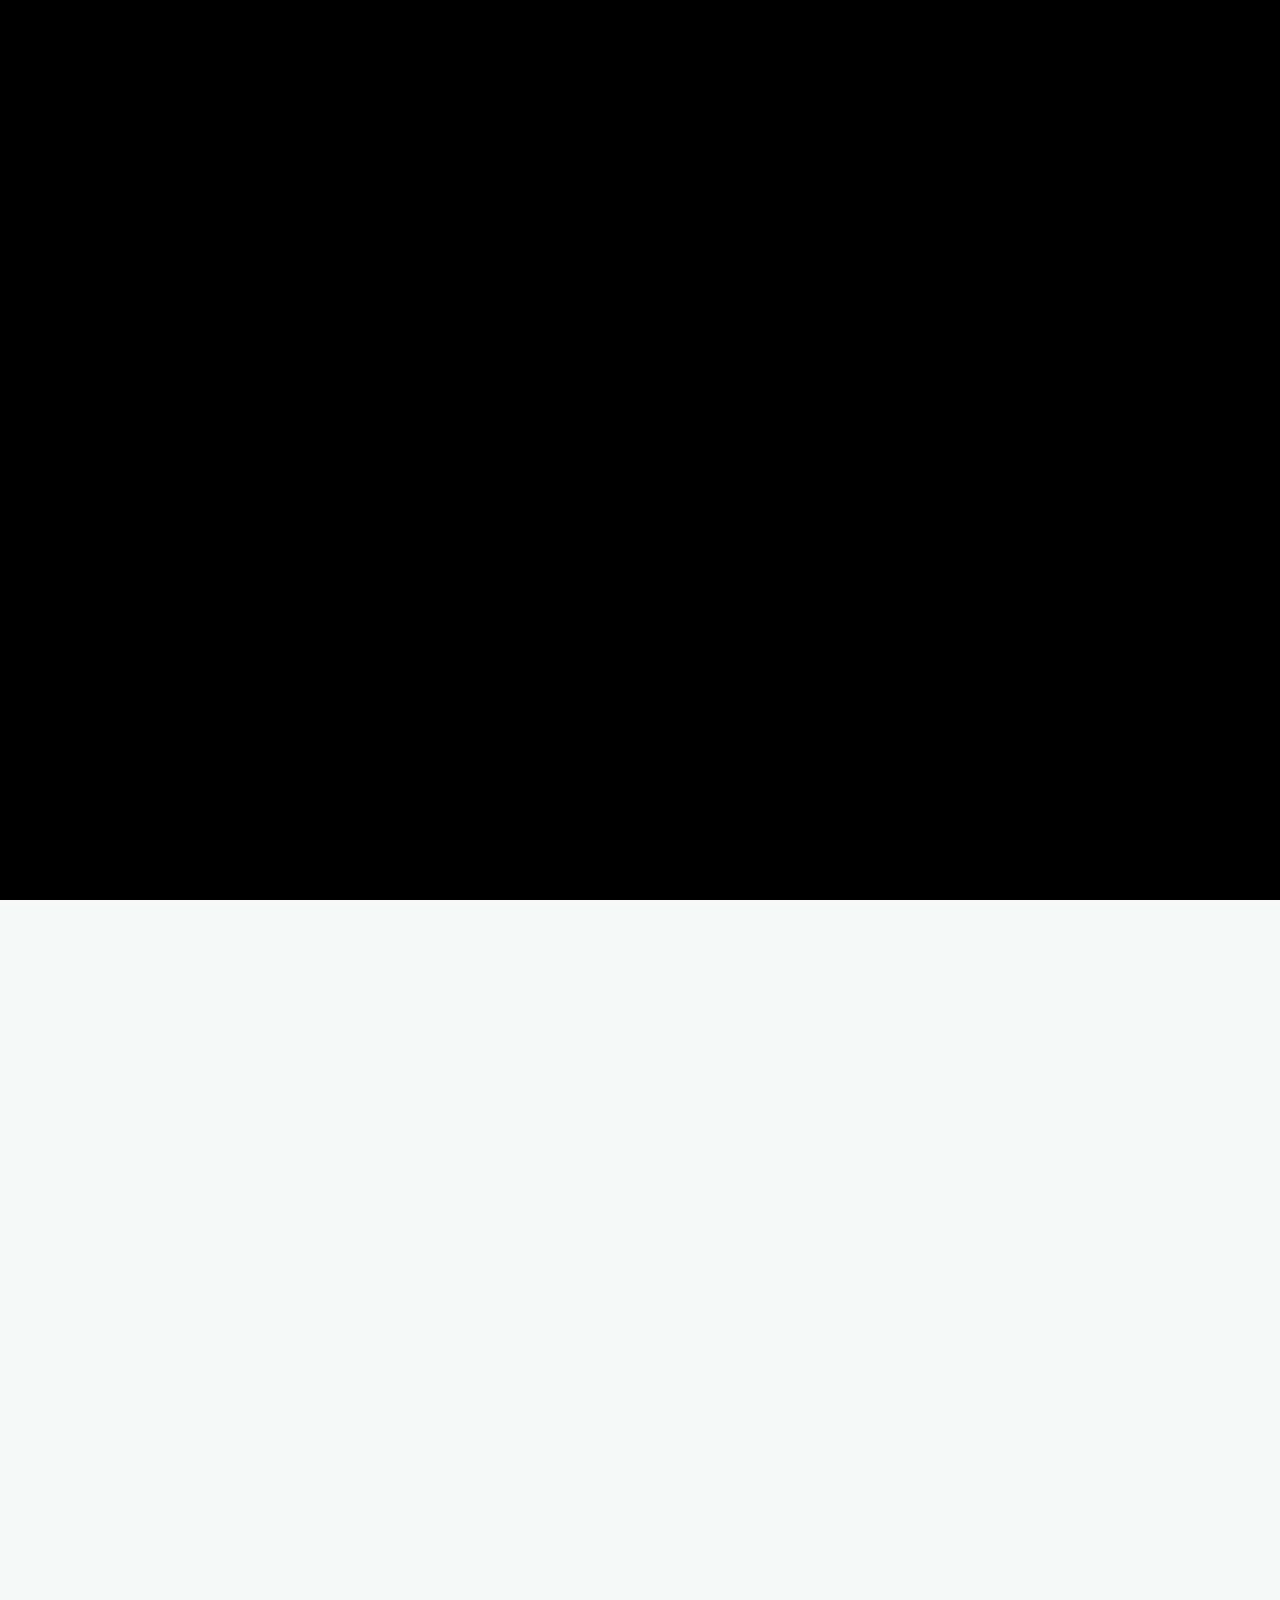
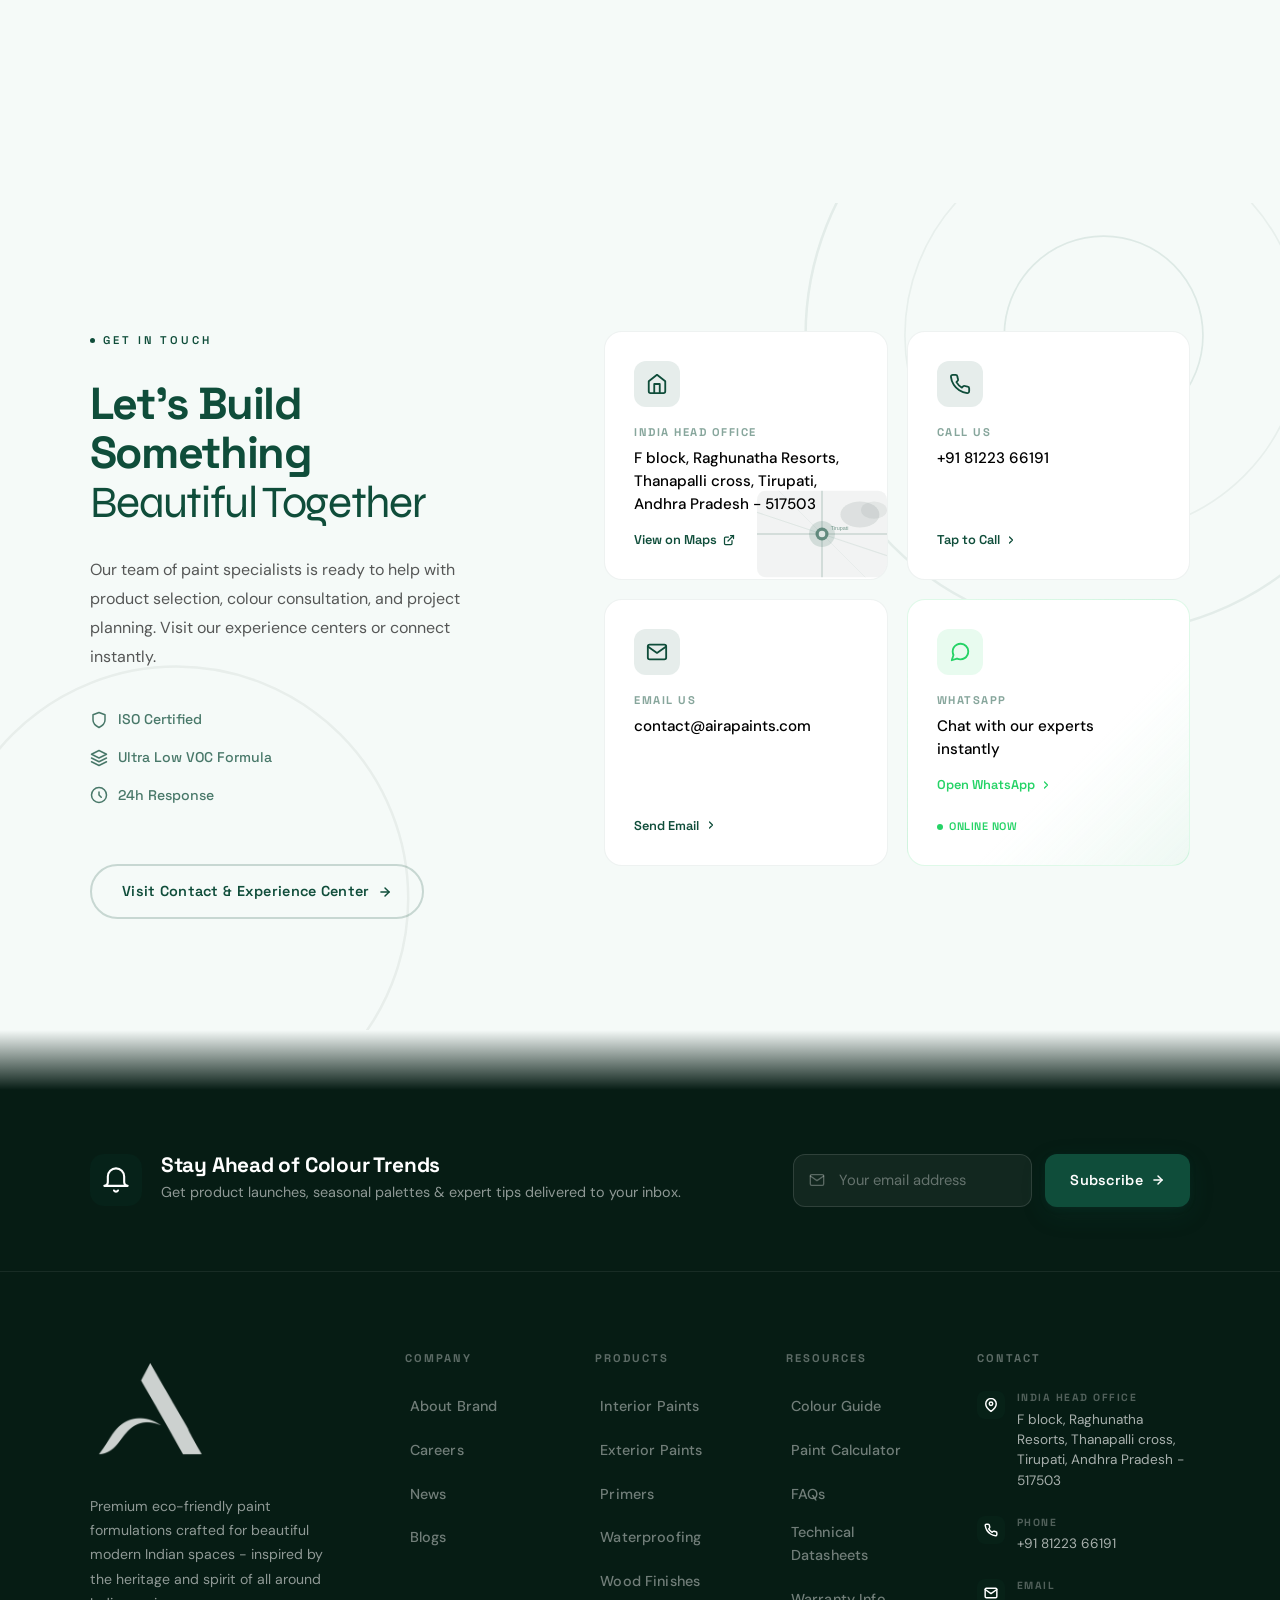
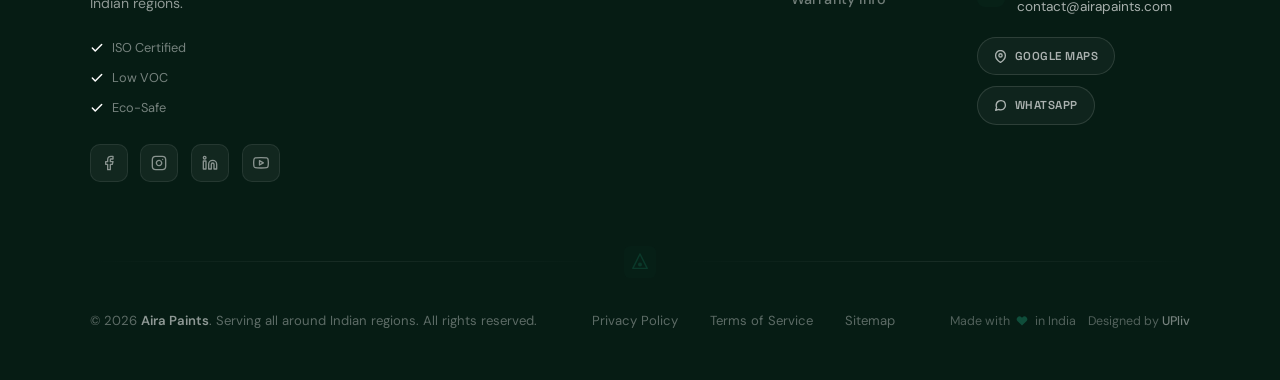
<file: index.html>
<!DOCTYPE html>
<html lang="en">

<head>
  <meta charset="UTF-8">
  <meta name="viewport" content="width=device-width, initial-scale=1.0">
  <title>Aira Paints | Premium Eco-Friendly Paints For Beautiful Indian Homes</title>
  <meta name="description"
    content="Transforming Spaces. Inspiring Lives. Aira Paints offers premium eco-friendly, Low VOC paints crafted for modern Indian interiors and exteriors. Superior coverage. Made in India.">
  <meta name="keywords"
    content="premium paints, eco-friendly paints, Low VOC paint, Indian paints, interior paints, Pan-India paints, Aira Paints">
  <meta name="google-site-verification" content="5pdi7kXiRsGgTwR4P0EEyLO2jndE5kmSibsUqjvOtas">
  <link rel="canonical" href="https://www.airapaints.com/">
  <meta name="referrer" content="strict-origin-when-cross-origin">
  <meta http-equiv="X-Content-Type-Options" content="nosniff">
  <link rel="stylesheet" href="index.css?v=4.2">
  <link rel="stylesheet" href="mobile.css?v=4.1">
  <link rel="icon" type="image/png" href="Aira_Favicon.png">
  <link rel="stylesheet" href="https://cdnjs.cloudflare.com/ajax/libs/font-awesome/6.5.1/css/all.min.css"
    crossorigin="anonymous">
</head>

<body class="loading">

  <!-- ===== SPLASH SCREEN ===== -->
  <div id="splash-screen" class="splash-overlay">
    <div class="splash-content full-screen-splash-video">
      <!-- Desktop / tablet splash video -->
      <video id="splash-video-desktop" class="splash-video-media splash-video-desktop" autoplay muted playsinline preload="auto">
        <source src="Aira Original Logo Animation Video (online-video-cutter.com).mp4?v=2.0" type="video/mp4">
      </video>
      <!-- Mobile splash video -->
      <video id="splash-video-mobile" class="splash-video-media splash-video-mobile" autoplay muted playsinline preload="auto">
        <source src="Mobile Splash Screen.mp4?v=1.0" type="video/mp4">
      </video>
    </div>
  </div>

  <!-- ===== BACKGROUND CANVAS ===== -->
  <div class="bg-canvas" id="bg-canvas" aria-hidden="true">
    <div class="organic-blob blob-1"></div>
    <div class="organic-blob blob-2"></div>
    <div class="organic-blob blob-3"></div>
  </div>

  <!-- ===== HEADER / NAV ===== -->
  <header id="site-header">
    <a href="#" class="logo" aria-label="Aira Paints Home">
      <img src="Aira Logo.png?v=2.0" alt="Aira Paints">
    </a>
    <nav aria-label="Main navigation">
      <ul>
        <li><a href="story.html">Our Story</a></li>
        <li><a href="product.html">Products</a></li>
        <li><a href="pricing.html">Pricing</a></li>
        <li><a href="contact.html">Contact</a></li>
      </ul>
    </nav>
    <button class="nav-hamburger" id="nav-hamburger" aria-label="Toggle menu" aria-expanded="false">
      <span></span><span></span><span></span>
    </button>
  </header>

  <!-- Mobile Nav Overlay & Drawer -->
  <div class="mobile-nav-overlay" id="mobile-nav-overlay"></div>
  <div class="mobile-nav-drawer" id="mobile-nav-drawer" role="dialog" aria-label="Mobile navigation">
    <button class="drawer-close" id="drawer-close" aria-label="Close menu">&times;</button>
    <div class="drawer-logo"><img src="Aira Logo.png?v=2.0" alt="Aira Paints"></div>
    <a href="story.html">Our Story</a>
    <a href="product.html">Products</a>
    <a href="pricing.html">Pricing</a>
    <a href="contact.html">Contact</a>
    <div class="drawer-divider"></div>
    <div class="drawer-cta">
      <a href="contact.html">Get a Free Quote</a>
      <a href="tel:+918122366191" class="secondary-cta">Call Us</a>
    </div>
  </div>

  <!-- ===== MAIN ===== -->
  <main>


    <!-- SECTION 01  HERO SCROLL    -->


    <!-- - -->
    <!-- -  SECTION 01 - HERO SCROLLYTELLING        - -->
    <!-- - -->
    <section id="hero" class="hero-section" aria-label="Hero Section">
      <div class="hero-stage" id="hero-stage">
        <div class="hero-track" id="hero-track">

          <!-- - SLIDE 01: Interior Paints - -->
          <div class="hero-slide active" data-slide="0" style="background-color:#0F4D3A;">

            <!-- Decorative background layer -->
            <div class="slide-bg-layer">
              <span class="slide-ghost-word">INTERIOR</span>
              <div class="slide-orb orb-a"></div>
              <div class="slide-orb orb-b"></div>
              <div class="slide-ring ring-1"></div>
              <div class="slide-ring ring-2"></div>
              <div class="slide-dot-grid"></div>
              <div class="slide-paint-streak streak-tl"></div>
            </div>

            <div class="hero-slide-content">
              <div class="hero-slide-info">
                <span class="hero-slide-tagline">All India Edition- Est. 2026</span>
                <h1 class="hero-slide-title">Premium Interior<br>Emulsion</h1>
                <p class="hero-slide-desc">Create beautiful, comfortable interiors with a smooth finish, rich colours,
                  and a low-odour formula. Made with natural ingredients for a fresh and pleasant home.
                </p>
                <div class="hero-slide-ctas">
                  <a href="#consultation" class="btn btn-primary trigger-enquiry" data-category="interior">Get
                    Consultation</a>
                  <a href="product.html" class="btn btn-secondary">Explore Products</a>
                </div>
              </div>
              <div class="hero-slide-visual">
                <div class="product-can-wrap">
                  <img src="images/products/Green Emulsion Front View1.png?v=4.0" class="product-can-img"
                    alt="Aira Premium Interior Emulsion Can">
                  <div class="can-glow" style="--glow-color:rgba(110,198,176,0.5)"></div>
                </div>
              </div>
            </div>
          </div>

          <!-- - SLIDE 02: Weather Shield - -->
          <div class="hero-slide" data-slide="1" style="background-color:#0B2E59;">

            <div class="slide-bg-layer">
              <span class="slide-ghost-word">EXTERIOR</span>
              <div class="slide-orb orb-a"></div>
              <div class="slide-orb orb-b"></div>
              <div class="slide-ring ring-1"></div>
              <div class="slide-ring ring-2"></div>
              <div class="slide-sun-rays"></div>
              <div class="slide-dot-grid"></div>
            </div>

            <div class="hero-slide-content">
              <div class="hero-slide-info">
                <span class="hero-slide-tagline">All India Edition- Est. 2026</span>
                <h1 class="hero-slide-title">Premium Exterior<br>Emulsion</h1>
                <p class="hero-slide-desc">Made to protect your walls from sunlight, rain, dust, and changing weather. A
                  durable exterior paint that keeps your home looking fresh for longer.
                </p>
                <div class="hero-slide-ctas">
                  <a href="#consultation" class="btn btn-primary trigger-enquiry" data-category="exterior">Get
                    Consultation</a>
                  <a href="product.html" class="btn btn-secondary">Explore Products</a>
                </div>
              </div>
              <div class="hero-slide-visual">
                <div class="product-can-wrap">
                  <img src="images/products/Dark Blue front View1.png?v=4.0" class="product-can-img"
                    alt="Aira Premium Exterior Emulsion Can">
                  <div class="can-glow" style="--glow-color:rgba(58,134,255,0.5)"></div>
                </div>
              </div>
            </div>
          </div>

          <!-- - SLIDE 03: Pro Primers - -->
          <div class="hero-slide" data-slide="2" style="background-color:#4a3f6b;">

            <div class="slide-bg-layer">
              <span class="slide-ghost-word">PRIMER</span>
              <div class="slide-orb orb-a"></div>
              <div class="slide-orb orb-b"></div>
              <div class="slide-ring ring-1"></div>
              <div class="slide-ring ring-2"></div>
              <div class="slide-hex-grid"></div>
              <div class="slide-dot-grid"></div>
            </div>

            <div class="hero-slide-content">
              <div class="hero-slide-info">
                <span class="hero-slide-tagline">All India Edition- Est. 2026</span>
                <h1 class="hero-slide-title">Aira Eco<br>Primer</h1>
                <p class="hero-slide-desc">A strong base for your walls that helps the paint stick better and last
                  longer. It creates a smooth surface and prepares your walls for a beautiful finish.
                </p>
                <div class="hero-slide-ctas">
                  <a href="#consultation" class="btn btn-primary trigger-enquiry" data-category="primer">Get
                    Consultation</a>
                  <a href="product.html" class="btn btn-secondary">Explore Products</a>
                </div>
              </div>
              <div class="hero-slide-visual">
                <div class="product-can-wrap">
                  <img src="images/products/Voilate Emulsion Front view.png?v=4.0" class="product-can-img"
                    alt="Aira Eco Primer Can">
                  <div class="can-glow" style="--glow-color:rgba(160,140,200,0.5)"></div>
                </div>
              </div>
            </div>
          </div>

          <!-- - SLIDE 04: Damp Protect - -->
          <div class="hero-slide" data-slide="3" style="background-color:#1b4f72;">

            <div class="slide-bg-layer">
              <span class="slide-ghost-word">SHIELD</span>
              <div class="slide-orb orb-a"></div>
              <div class="slide-orb orb-b"></div>
              <div class="slide-ring ring-1"></div>
              <div class="slide-ring ring-2"></div>
              <div class="slide-wave"></div>
              <div class="slide-dot-grid"></div>
            </div>

            <div class="hero-slide-content">
              <div class="hero-slide-info">
                <span class="hero-slide-tagline">All India Edition- Est. 2026</span>
                <h1 class="hero-slide-title">Essential Exterior<br>Emulsion</h1>
                <p class="hero-slide-desc">Reliable protection for exterior walls against moisture, dampness, and
                  everyday weather. A practical choice for keeping your home protected.</p>
                <div class="hero-slide-ctas">
                  <a href="#consultation" class="btn btn-primary trigger-enquiry" data-category="waterproofing">Get
                    Consultation</a>
                  <a href="product.html" class="btn btn-secondary">Explore Products</a>
                </div>
              </div>
              <div class="hero-slide-visual">
                <div class="product-can-wrap">
                  <img src="images/products/Sky Blue Front View1.png?v=4.0" class="product-can-img"
                    alt="Aira Essential Exterior Emulsion Can">
                  <div class="can-glow" style="--glow-color:rgba(93,173,226,0.5)"></div>
                </div>
              </div>
            </div>
          </div>

          <!-- - SLIDE 05: Premier Velvet Emulsion - -->
          <div class="hero-slide" data-slide="4" style="background-color:#5c2b4e;">

            <div class="slide-bg-layer">
              <span class="slide-ghost-word">LUXURY</span>
              <div class="slide-orb orb-a"></div>
              <div class="slide-orb orb-b"></div>
              <div class="slide-ring ring-1"></div>
              <div class="slide-ring ring-2"></div>
              <div class="slide-dot-grid"></div>
            </div>

            <div class="hero-slide-content">
              <div class="hero-slide-info">
                <span class="hero-slide-tagline">All India Edition- Est. 2026</span>
                <h1 class="hero-slide-title">Essential Interior<br>Emulsion</h1>
                <p class="hero-slide-desc">Create beautiful feature walls and bedrooms with rich, deep colours and a
                  smooth, elegant finish to your space.</p>
                <div class="hero-slide-ctas">
                  <a href="#consultation" class="btn btn-primary trigger-enquiry" data-category="interior">Get
                    Consultation</a>
                  <a href="product.html" class="btn btn-secondary">Explore Products</a>
                </div>
              </div>
              <div class="hero-slide-visual">
                <div class="product-can-wrap">
                  <img src="images/products/Premire Front View1.png?v=4.0" class="product-can-img"
                    alt="Aira Essential Interior Emulsion Can">
                  <div class="can-glow" style="--glow-color:rgba(186,85,211,0.5)"></div>
                </div>
              </div>
            </div>
          </div>

        </div><!-- /hero-track -->

        <!-- Pagination dots -->
        <div class="hero-pagination">
          <span class="hero-dot active" data-slide="0"></span>
          <span class="hero-dot" data-slide="1"></span>
          <span class="hero-dot" data-slide="2"></span>
          <span class="hero-dot" data-slide="3"></span>
          <span class="hero-dot" data-slide="4"></span>
        </div>

        <!-- Mobile-only carousel arrows -->
        <button class="hero-arrow hero-arrow-prev" id="hero-arrow-prev" aria-label="Previous slide">
          <i class="fa-solid fa-chevron-left"></i>
        </button>
        <button class="hero-arrow hero-arrow-next" id="hero-arrow-next" aria-label="Next slide">
          <i class="fa-solid fa-chevron-right"></i>
        </button>



      </div><!-- /hero-stage -->

    </section><!-- /hero -->


    <!-- - -->
    <!-- -  SECTION 02 - WHY CHOOSE US        - -->
    <!-- - -->
    <section id="why-us" class="why-section" aria-label="Why Choose Aira Paints">

      <!-- Section Header -->
      <div class="section-header reveal-up">
        <span class="section-eyebrow">
          <span class="eyebrow-line" aria-hidden="true"></span>
          Why Choose Us
          <span class="eyebrow-line" aria-hidden="true"></span>
        </span>
        <h2 class="section-title">
          Why Thousands Of Homeowners<br>
          <em>Trust Our Paints</em>
        </h2>
        <p class="section-sub">
          Our products are engineered to deliver exceptional performance, elegant finishes,
          and long-lasting protection for every space.
        </p>
      </div>

      <!-- Feature Cards Grid -->
      <div class="features-grid" id="features-grid">

        <!-- Card 01 -->
        <article class="feature-card reveal-card" data-delay="0" aria-label="Premium Finish">
          <div class="card-icon-wrap">
            <div class="card-icon">
              <svg viewBox="0 0 24 24" fill="none" stroke="currentColor" stroke-width="1.8" stroke-linecap="round"
                stroke-linejoin="round" aria-hidden="true">
                <path d="M12 2l3.09 6.26L22 9.27l-5 4.87L18.18 21 12 17.77 5.82 21 7 14.14 2 9.27l6.91-1.01L12 2z" />
              </svg>
            </div>
          </div>
          <div class="card-content">
            <span class="card-number">01</span>
            <h3>Premium Finish</h3>
            <p>Luxurious smooth finish that enhances the beauty of every room with a lasting first impression.</p>
          </div>
          <div class="card-accent" aria-hidden="true"></div>
        </article>

        <!-- Card 02 -->
        <article class="feature-card reveal-card" data-delay="80" aria-label="Health Friendly">
          <div class="card-icon-wrap">
            <div class="card-icon">
              <svg viewBox="0 0 24 24" fill="none" stroke="currentColor" stroke-width="1.8" stroke-linecap="round"
                stroke-linejoin="round" aria-hidden="true">
                <path d="M22 12h-4l-3 9L9 3l-3 9H2" />
              </svg>
            </div>
          </div>
          <div class="card-content">
            <span class="card-number">02</span>
            <h3>Health Friendly</h3>
            <p>Low-odour and ultra-low VOC formulations for safer indoor environments and healthier living spaces.</p>
          </div>
          <div class="card-accent" aria-hidden="true"></div>
        </article>

        <!-- Card 03 -->
        <article class="feature-card reveal-card" data-delay="160" aria-label="Superior Coverage">
          <div class="card-icon-wrap">
            <div class="card-icon">
              <svg viewBox="0 0 24 24" fill="none" stroke="currentColor" stroke-width="1.8" stroke-linecap="round"
                stroke-linejoin="round" aria-hidden="true">
                <rect x="2" y="3" width="20" height="14" rx="2" />
                <path d="M8 21h8M12 17v4" />
              </svg>
            </div>
          </div>
          <div class="card-content">
            <span class="card-number">03</span>
            <h3>Superior Coverage</h3>
            <p>Higher spread rate reduces paint consumption and project cost without compromising quality.</p>
          </div>
          <div class="card-accent" aria-hidden="true"></div>
        </article>

        <!-- Card 04 -->
        <article class="feature-card reveal-card" data-delay="240" aria-label="Weather Resistance">
          <div class="card-icon-wrap">
            <div class="card-icon">
              <svg viewBox="0 0 24 24" fill="none" stroke="currentColor" stroke-width="1.8" stroke-linecap="round"
                stroke-linejoin="round" aria-hidden="true">
                <path d="M23 12a11.05 11.05 0 0 0-22 0zm-5 7a3 3 0 0 1-6 0v-7" />
              </svg>
            </div>
          </div>
          <div class="card-content">
            <span class="card-number">04</span>
            <h3>Weather Resistance</h3>
            <p>Advanced protection against sunlight, moisture, and harsh Indian weather conditions.</p>
          </div>
          <div class="card-accent" aria-hidden="true"></div>
        </article>

        <!-- Card 05 -->
        <article class="feature-card reveal-card" data-delay="320" aria-label="Sustainable Innovation">
          <div class="card-icon-wrap">
            <div class="card-icon">
              <svg viewBox="0 0 24 24" fill="none" stroke="currentColor" stroke-width="1.8" stroke-linecap="round"
                stroke-linejoin="round" aria-hidden="true">
                <path d="M2 20h.01M7 20v-4" />
                <path d="M12 20V10" />
                <path d="M17 20V4" />
                <path d="M22 20h.01" />
                <path d="M7 9a5 5 0 0 1 5-5 5 5 0 0 1 5 5" />
              </svg>
            </div>
          </div>
          <div class="card-content">
            <span class="card-number">05</span>
            <h3>Sustainable Innovation</h3>
            <p>Environmentally responsible products developed with future generations and the planet in mind.</p>
          </div>
          <div class="card-accent" aria-hidden="true"></div>
        </article>

        <!-- Card 06 -->
        <article class="feature-card reveal-card" data-delay="400" aria-label="Trusted Quality">
          <div class="card-icon-wrap">
            <div class="card-icon">
              <svg viewBox="0 0 24 24" fill="none" stroke="currentColor" stroke-width="1.8" stroke-linecap="round"
                stroke-linejoin="round" aria-hidden="true">
                <path d="M12 22s8-4 8-10V5l-8-3-8 3v7c0 6 8 10 8 10z" />
              </svg>
            </div>
          </div>
          <div class="card-content">
            <span class="card-number">06</span>
            <h3>Trusted Quality</h3>
            <p>Consistent performance backed by rigorous quality standards and certified testing processes.</p>
          </div>
          <div class="card-accent" aria-hidden="true"></div>
        </article>

      </div><!-- /features-grid -->



    </section><!-- /why-us -->

    <!-- - -->
    <!-- -  SECTION 03 - TIRUPATI STORY           - -->
    <!-- - -->
    <section id="story" class="story-section" aria-label="Our India-Wide Story">

      <!-- Cinematic Video / Gradient Background -->
      <div class="story-bg" aria-hidden="true">
        <!-- Replace src with your drone footage file -->
        <video class="story-video" id="story-video" autoplay muted loop playsinline poster="" aria-hidden="true">
          <!-- <source src="tirupati-drone.mp4" type="video/mp4"> -->
        </video>
        <!-- Cinematic CSS fallback (shows when no video file) -->
        <div class="story-bg-cinematic"></div>
        <!-- Layered overlays for depth -->
        <div class="story-overlay-gradient"></div>
        <div class="story-overlay-vignette"></div>
      </div>

      <!-- Top Story Floating Bar: Location & Certification Badges -->
      <div class="story-top-bar reveal-fade" data-delay="0">
        <div class="story-location-badge">
          <span class="location-dot" aria-hidden="true"></span>
          <span>Proudly Made in India</span>
          <span class="location-sep" aria-hidden="true"></span>
          <span>Est. 2026</span>
        </div>
        <div class="story-sub-badge">
          <i class="fa-solid fa-leaf" aria-hidden="true"></i>
          <span>Eco-Engineered Formulations</span>
        </div>
      </div>

      <!-- Main Content Block -->
      <div class="story-content">

        <!-- Left: Heading + Body + Scope Tags + Actions -->
        <div class="story-text reveal-fade" data-delay="100">
          <span class="story-eyebrow">
            <span class="story-eyebrow-icon" aria-hidden="true">
              <svg viewBox="0 0 24 24" fill="none" stroke="currentColor" stroke-width="2" stroke-linecap="round"
                stroke-linejoin="round">
                <circle cx="12" cy="12" r="10" />
                <path d="M12 8v4l3 3" />
              </svg>
            </span>
            The Aira Journey
          </span>

          <h2 class="story-title">
            Inspired By India.<br>
            <em>Trusted Across</em><br>
            All Regions.
          </h2>

          <div class="story-body">
            <p>
              Born in Tirupati with an unwavering commitment to architectural quality, Aira Paints blends advanced polymer chemistry with mineral pigments tuned specifically for India's diverse, demanding climates.
            </p>
            <p>
              From tropical coastal humidity to blistering dry heat and intense monsoons, our coatings safeguard every wall with rich color retention, crack-resistant elasticity, and ultra-low VOC purity.
            </p>
          </div>

          <!-- Project Type Tags -->
          <div class="story-tags" aria-label="Project types we serve">
            <span class="story-tag"><i class="fa-solid fa-house"></i> Modern Homes</span>
            <span class="story-tag"><i class="fa-solid fa-tree-city"></i> Luxury Villas</span>
            <span class="story-tag"><i class="fa-solid fa-building"></i> Commercial Hubs</span>
            <span class="story-tag"><i class="fa-solid fa-hotel"></i> Hospitality</span>
            <span class="story-tag"><i class="fa-solid fa-graduation-cap"></i> Institutions</span>
          </div>

          <!-- Action buttons -->
          <div class="story-actions">
            <a href="story.html" class="btn btn-primary story-btn-main">
              <span>Read Our Full Story</span>
              <svg width="15" height="15" viewBox="0 0 24 24" fill="none" stroke="currentColor" stroke-width="2.5"
                stroke-linecap="round" stroke-linejoin="round">
                <path d="M5 12h14M12 5l7 7-7 7" />
              </svg>
            </a>
            <a href="product.html" class="story-link-secondary">
              <span>View Product Series</span>
              <i class="fa-solid fa-arrow-right"></i>
            </a>
          </div>
        </div>

        <!-- Right: Modern Bento Visual Showcase & Performance Pillars -->
        <div class="story-showcase-panel reveal-fade" data-delay="200">
          
          <!-- Visual Anchor Card with Landmark Project -->
          <div class="story-visual-card">
            <div class="story-visual-img-wrap">
              <img src="Grand Tirupati Regency.jpeg" alt="Grand Tirupati Regency architectural application showcase" class="story-showcase-photo" loading="lazy">
              <div class="story-visual-overlay"></div>
            </div>
            
            <div class="story-visual-badge-top">
              <span class="badge-dot-live"></span>
              <span>Architectural Landmark</span>
            </div>

            <div class="story-visual-caption">
              <span class="caption-kicker">SHOWCASE PROJECT</span>
              <h4 class="caption-title">Grand Tirupati Regency</h4>
              <p class="caption-meta">Exterior Weather-Shield &amp; Satin Interior Finishes</p>
            </div>
          </div>

          <!-- 3-Pillar Micro Cards -->
          <div class="story-pillars-grid">
            
            <div class="story-pillar-card">
              <div class="pillar-icon-box">
                <i class="fa-solid fa-shield-halved"></i>
              </div>
              <div class="pillar-content">
                <h5 class="pillar-title">Extreme Climate Shield</h5>
                <p class="pillar-desc">UV &amp; dampness resistant formula that prevents peeling and micro-fissures.</p>
              </div>
            </div>

            <div class="story-pillar-card">
              <div class="pillar-icon-box">
                <i class="fa-solid fa-leaf"></i>
              </div>
              <div class="pillar-content">
                <h5 class="pillar-title">Ultra-Low VOC Purity</h5>
                <p class="pillar-desc">Zero harmful fumes, certified child &amp; pet safe for healthier living spaces.</p>
              </div>
            </div>

            <div class="story-pillar-card">
              <div class="pillar-icon-box">
                <i class="fa-solid fa-award"></i>
              </div>
              <div class="pillar-content">
                <h5 class="pillar-title">Superior Coverage Mileage</h5>
                <p class="pillar-desc">High spread rate delivers richer color saturation in fewer coats.</p>
              </div>
            </div>

          </div>

        </div><!-- /story-showcase-panel -->

      </div><!-- /story-content -->

      <!-- Bottom Scroll Cue Line -->
      <div class="story-bottom-line" aria-hidden="true"></div>

    </section><!-- /story -->



    <!-- - -->
    <!-- -  SECTION 05 - COMPETITOR COMPARISON        - -->
    <!-- - -->
    <section id="comparison" class="comparison-section" aria-label="Competitor Comparison">
      <div class="comparison-container">

        <!-- Section Header -->
        <div class="comparison-header reveal-up">
          <span class="section-eyebrow">
            <span class="eyebrow-line" aria-hidden="true"></span>
            The Premium Difference
            <span class="eyebrow-line" aria-hidden="true"></span>
          </span>
          <h2 class="section-title">What Makes Us<br><em>Different</em></h2>
          <p class="comparison-intro">
            While traditional brands operate on massive generic dealer volumes, we design a personalized, eco-conscious
            journey from manufacturing to your walls.
          </p>

          <!-- Competitor Target Badges -->
          <div class="competitor-badges" aria-label="Competing brands">
            <span class="comp-badge">Asian Paints</span>
            <span class="comp-badge">Berger Paints</span>
            <span class="comp-badge">Kansai Nerolac</span>
            <span class="comp-badge">Indigo Paints</span>
            <span class="comp-badge">Birla Opus</span>
          </div>
        </div>

        <!-- Comparison Cards Grid -->
        <div class="comparison-grid">

          <!-- Card 01: Traditional Brands -->
          <article class="comp-card traditional reveal-card" data-delay="100">
            <div class="card-glow-bg"></div>
            <div class="comp-card-header">
              <span class="comp-card-badge">Industry Standard</span>
              <h3>Traditional Brands</h3>
              <p>Typical dealer-focused commercial paint models</p>
            </div>

            <div class="comp-card-body">
              <ul class="comp-list">
                <li class="comp-item">
                  <div class="comp-status-icon cross">
                    <svg viewBox="0 0 24 24" fill="none" stroke="currentColor" stroke-width="3" stroke-linecap="round"
                      stroke-linejoin="round" aria-hidden="true">
                      <line x1="18" y1="6" x2="6" y2="18"></line>
                      <line x1="6" y1="6" x2="18" y2="18"></line>
                    </svg>
                  </div>
                  <div class="comp-item-text">
                    <h4>Generic Service</h4>
                    <p>Mass-produced standard options lacking custom aesthetic solutions.</p>
                  </div>
                </li>
                <li class="comp-item">
                  <div class="comp-status-icon cross">
                    <svg viewBox="0 0 24 24" fill="none" stroke="currentColor" stroke-width="3" stroke-linecap="round"
                      stroke-linejoin="round" aria-hidden="true">
                      <line x1="18" y1="6" x2="6" y2="18"></line>
                      <line x1="6" y1="6" x2="18" y2="18"></line>
                    </svg>
                  </div>
                  <div class="comp-item-text">
                    <h4>Limited Personal Guidance</h4>
                    <p>Heavy reliance on shade cards without professional bespoke consultations.</p>
                  </div>
                </li>
                <li class="comp-item">
                  <div class="comp-status-icon cross">
                    <svg viewBox="0 0 24 24" fill="none" stroke="currentColor" stroke-width="3" stroke-linecap="round"
                      stroke-linejoin="round" aria-hidden="true">
                      <line x1="18" y1="6" x2="6" y2="18"></line>
                      <line x1="6" y1="6" x2="18" y2="18"></line>
                    </svg>
                  </div>
                  <div class="comp-item-text">
                    <h4>Dealer Focused</h4>
                    <p>Sales strategies centered on distributor margins rather than your specific needs.</p>
                  </div>
                </li>
                <li class="comp-item">
                  <div class="comp-status-icon cross">
                    <svg viewBox="0 0 24 24" fill="none" stroke="currentColor" stroke-width="3" stroke-linecap="round"
                      stroke-linejoin="round" aria-hidden="true">
                      <line x1="18" y1="6" x2="6" y2="18"></line>
                      <line x1="6" y1="6" x2="18" y2="18"></line>
                    </svg>
                  </div>
                  <div class="comp-item-text">
                    <h4>Slow Customer Support</h4>
                    <p>Complex corporate complaint channels and slow dealer-mediated resolutions.</p>
                  </div>
                </li>
              </ul>
            </div>
          </article>

          <!-- Card 02: Our Brand -->
          <article class="comp-card aira-brand reveal-card" data-delay="250">
            <div class="card-glow-bg"></div>
            <div class="comp-card-header">
              <span class="comp-card-badge positive">Our Brand</span>
              <h3>Aira Paints</h3>
              <p>Premium eco-friendly paints & local boutique support</p>
            </div>

            <div class="comp-card-body">
              <ul class="comp-list">
                <li class="comp-item">
                  <div class="comp-status-icon check">
                    <svg viewBox="0 0 24 24" fill="none" stroke="currentColor" stroke-width="3.5" stroke-linecap="round"
                      stroke-linejoin="round" aria-hidden="true">
                      <polyline points="20 6 9 17 4 12"></polyline>
                    </svg>
                  </div>
                  <div class="comp-item-text">
                    <h4>Personalized Consultation</h4>
                    <p>Complimentary design consultations to pick custom shades and textures.</p>
                  </div>
                </li>
                <li class="comp-item">
                  <div class="comp-status-icon check">
                    <svg viewBox="0 0 24 24" fill="none" stroke="currentColor" stroke-width="3.5" stroke-linecap="round"
                      stroke-linejoin="round" aria-hidden="true">
                      <polyline points="20 6 9 17 4 12"></polyline>
                    </svg>
                  </div>
                  <div class="comp-item-text">
                    <h4>Pan-India Regional Support</h4>
                    <p>On-the-ground support directly based across all Indian regions to handle your queries
                      immediately.</p>
                  </div>
                </li>
                <li class="comp-item">
                  <div class="comp-status-icon check">
                    <svg viewBox="0 0 24 24" fill="none" stroke="currentColor" stroke-width="3.5" stroke-linecap="round"
                      stroke-linejoin="round" aria-hidden="true">
                      <polyline points="20 6 9 17 4 12"></polyline>
                    </svg>
                  </div>
                  <div class="comp-item-text">
                    <h4>Eco-Friendly Products</h4>
                    <p>Ultra-low VOC formulations with natural elements safe for your health and planet.</p>
                  </div>
                </li>
                <li class="comp-item">
                  <div class="comp-status-icon check">
                    <svg viewBox="0 0 24 24" fill="none" stroke="currentColor" stroke-width="3.5" stroke-linecap="round"
                      stroke-linejoin="round" aria-hidden="true">
                      <polyline points="20 6 9 17 4 12"></polyline>
                    </svg>
                  </div>
                  <div class="comp-item-text">
                    <h4>Modern Manufacturing Standards</h4>
                    <p>State-of-the-art facilities delivering consistent finish, durability, and washability.</p>
                  </div>
                </li>
                <li class="comp-item">
                  <div class="comp-status-icon check">
                    <svg viewBox="0 0 24 24" fill="none" stroke="currentColor" stroke-width="3.5" stroke-linecap="round"
                      stroke-linejoin="round" aria-hidden="true">
                      <polyline points="20 6 9 17 4 12"></polyline>
                    </svg>
                  </div>
                  <div class="comp-item-text">
                    <h4>Faster Response</h4>
                    <p>Dedicated customer helpline and 24-hour response window for site surveys.</p>
                  </div>
                </li>
                <li class="comp-item">
                  <div class="comp-status-icon check">
                    <svg viewBox="0 0 24 24" fill="none" stroke="currentColor" stroke-width="3.5" stroke-linecap="round"
                      stroke-linejoin="round" aria-hidden="true">
                      <polyline points="20 6 9 17 4 12"></polyline>
                    </svg>
                  </div>
                  <div class="comp-item-text">
                    <h4>Customer-Centric Approach</h4>
                    <p>Direct-to-home paint delivery options to bypass traditional middlemen markups.</p>
                  </div>
                </li>
              </ul>

              <div class="comp-card-footer" style="display: flex; gap: 1rem; flex-wrap: wrap;">
                <a href="#consultation" class="btn btn-primary comp-cta trigger-enquiry">
                  <span>Experience The Difference</span>
                  <svg width="16" height="16" viewBox="0 0 24 24" fill="none" stroke="currentColor" stroke-width="2.5"
                    stroke-linecap="round" stroke-linejoin="round" aria-hidden="true">
                    <path d="M5 12h14M12 5l7 7-7 7" />
                  </svg>
                </a>
                <a href="story.html" class="btn btn-secondary comp-cta">
                  <span>Read Our Story</span>
                </a>
              </div>
            </div>
          </article>

        </div>
      </div>
    </section>

    <!-- - -->
    <!-- -  SECTION 05b - PRICING & VOLUME CALCULATOR - -->
    <!-- - -->
    <section id="pricing" class="pricing-section" aria-label="Aira Product Pricing">
      <div class="pricing-container">

        <div class="pricing-header reveal-up">
          <span class="section-eyebrow">
            <span class="eyebrow-line" aria-hidden="true"></span>
            Aira Price Catalog
            <span class="eyebrow-line" aria-hidden="true"></span>
          </span>
          <h2 class="section-title">Premium Quality For<br><em>Every Budget</em></h2>
          <p class="pricing-intro">
            Compare sizing and pricing across our curated series, or estimate your total paint cost instantly.
          </p>
        </div>

        <!-- Series Selector Tabs -->
        <div class="pricing-tabs-bar">
          <button class="price-tab-btn active" data-series="economy">Economy Series</button>
          <button class="price-tab-btn" data-series="premium">Premium Series</button>
          <button class="price-tab-btn" data-series="luxury">Luxury Series</button>
        </div>

        <!-- Sizing & Pricing Cards Grid -->
        <div class="pricing-grid" id="pricing-grid">

          <!-- Size Card: 1 LTR -->
          <div class="price-card" data-base-prices='{"economy": 249, "premium": 399, "luxury": 549}'>
            <div class="price-card-glow"></div>
            <div class="size-badge">1 LTR</div>
            <h3 class="price-value" id="price-val-1">₹249</h3>
            <p class="size-desc">Perfect for quick touchups, accents, or small window borders.</p>
            <ul class="size-specs">
              <li><i class="fa-solid fa-check"></i> Covers ~120 sq. ft.</li>
              <li><i class="fa-solid fa-check"></i> 1 Coat coverage</li>
              <li><i class="fa-solid fa-check"></i> Recyclable Pack</li>
            </ul>
            <a href="#consultation" class="price-card-btn trigger-enquiry" data-category="interior">Get Quote</a>
          </div>

          <!-- Size Card: 4 LTR -->
          <div class="price-card" data-base-prices='{"economy": 949, "premium": 1499, "luxury": 2099}'>
            <div class="price-card-glow"></div>
            <div class="size-badge">4 LTR</div>
            <h3 class="price-value" id="price-val-4">₹949</h3>
            <p class="size-desc">Ideal for small rooms, single accent walls, or balconies.</p>
            <ul class="size-specs">
              <li><i class="fa-solid fa-check"></i> Covers ~480 sq. ft.</li>
              <li><i class="fa-solid fa-check"></i> Mid-size convenience</li>
              <li><i class="fa-solid fa-check"></i> Airtight seal lock</li>
            </ul>
            <a href="#consultation" class="price-card-btn trigger-enquiry" data-category="interior">Get Quote</a>
          </div>

          <!-- Size Card: 10 LTR -->
          <div class="price-card highlight" data-base-prices='{"economy": 2199, "premium": 3499, "luxury": 4999}'>
            <div class="price-card-glow"></div>
            <div class="size-badge">10 LTR</div>
            <h3 class="price-value" id="price-val-10">₹2,199</h3>
            <p class="size-desc">Recommended for standard master suites or high-traffic halls.</p>
            <ul class="size-specs">
              <li><i class="fa-solid fa-check"></i> Covers ~1200 sq. ft.</li>
              <li><i class="fa-solid fa-check"></i> Best Value size</li>
              <li><i class="fa-solid fa-check"></i> Easy-carry bucket</li>
            </ul>
            <a href="#consultation" class="price-card-btn trigger-enquiry" data-category="interior">Get Quote</a>
          </div>

          <!-- Size Card: 20 LTR -->
          <div class="price-card" data-base-prices='{"economy": 4299, "premium": 6899, "luxury": 9899}'>
            <div class="price-card-glow"></div>
            <div class="size-badge">20 LTR</div>
            <h3 class="price-value" id="price-val-20">₹4,299</h3>
            <p class="size-desc">Perfect for full-house painting or major commercial properties.</p>
            <ul class="size-specs">
              <li><i class="fa-solid fa-check"></i> Covers ~2400 sq. ft.</li>
              <li><i class="fa-solid fa-check"></i> Bulk pricing savings</li>
              <li><i class="fa-solid fa-check"></i> High capacity pack</li>
            </ul>
            <a href="#consultation" class="price-card-btn trigger-enquiry" data-category="interior">Get Quote</a>
          </div>

        </div>

        <!-- Interactive Cost & Volume Estimator Tool -->
        <div class="estimator-tool-box">
          <div class="estimator-header">
            <i class="fa-solid fa-calculator"></i>
            <div>
              <h3>Smart Volume & Cost Calculator</h3>
              <span>Estimate total litres and cost based on your carpet area</span>
            </div>
          </div>

          <div class="estimator-layout">
            <!-- Left: Inputs -->
            <div class="estimator-inputs">
              <div class="input-field-group">
                <label for="carpet-area-input">Enter Carpet Area (Sq. Ft.)</label>
                <div class="input-wrap">
                  <input type="number" id="carpet-area-input" value="1000" min="50" max="10000" step="50">
                  <span>Sq. Ft.</span>
                </div>
              </div>
              <div class="input-field-group">
                <label for="coating-coats-select">Number of Coats</label>
                <select id="coating-coats-select">
                  <option value="1">1 Coat (Refreshing)</option>
                  <option value="2" selected>2 Coats (New Wall Protection)</option>
                </select>
              </div>
            </div>

            <!-- Right: Dynamic Results -->
            <div class="estimator-results">
              <div class="result-stat">
                <span class="stat-label">ESTIMATED PAINT REQUIRED</span>
                <strong class="stat-value" id="calc-volume-needed">~16 Litres</strong>
              </div>

              <div class="result-price-breakdown">
                <div class="breakdown-row">
                  <span>Economy Series:</span>
                  <strong id="calc-price-economy">₹4,299</strong>
                </div>
                <div class="breakdown-row">
                  <span>Premium Series:</span>
                  <strong id="calc-price-premium">₹6,899</strong>
                </div>
                <div class="breakdown-row">
                  <span>Luxury Series:</span>
                  <strong id="calc-price-luxury">₹9,899</strong>
                </div>
              </div>
            </div>
          </div>
        </div>

        <div class="pricing-catalog-cta-wrap" style="text-align: center; margin-top: 2.5rem;">
          <a href="pricing.html" class="btn btn-primary" style="display: inline-flex; align-items: center; gap: 8px;">
            <span>Explore Complete Pricing Plans &amp; Custom Estimator</span>
            <svg width="15" height="15" viewBox="0 0 24 24" fill="none" stroke="currentColor" stroke-width="2.5"
              stroke-linecap="round" stroke-linejoin="round">
              <path d="M5 12h14M12 5l7 7-7 7" />
            </svg>
          </a>
        </div>

      </div>
    </section>





    <!--SECTION 07  SUSTAINABILITY STORYTELLING -->

    <section id="sustainability" class="sustainability-section" aria-label="Sustainability Storytelling">

      <!-- Parallax Organic Backdrop Shapes -->
      <div class="sustain-bg-shape shape-1" id="sustain-shape-1" aria-hidden="true"></div>
      <div class="sustain-bg-shape shape-2" id="sustain-shape-2" aria-hidden="true"></div>

      <div class="sustain-container">

        <!-- Left: Sustainability Illustration -->
        <div class="sustain-visual" id="sustain-visual">
          <img src="Green InnovationSecimage.png" class="sustain-showcase-img"
            alt="Aira Green Innovation & Sustainability">
        </div>


        <!-- Right: Storytelling Content -->
        <div class="sustain-content reveal-fade" data-delay="100">
          <span class="section-eyebrow">
            <span class="eyebrow-line" aria-hidden="true"></span>
            Green Innovation
            <span class="eyebrow-line" aria-hidden="true"></span>
          </span>
          <h2 class="sustain-title">Building A<br><em>Greener Tomorrow</em></h2>

          <p class="sustain-desc">
            We believe exceptional paint should not come at the expense of the environment. Every product is developed
            with sustainability, safety, and long-term performance in mind.
          </p>

          <!-- Highlights Grid -->
          <div class="sustain-grid">

            <div class="sustain-card reveal-card" data-delay="150">
              <div class="sustain-icon">
                <svg viewBox="0 0 24 24" fill="none" stroke="currentColor" stroke-width="2" stroke-linecap="round"
                  stroke-linejoin="round">
                  <path d="M12 2v20M17 5H9.5a3.5 3.5 0 0 0 0 7h5a3.5 3.5 0 0 1 0 7H6" />
                </svg>
              </div>
              <div class="sustain-card-text">
                <h3>Ultra Low VOC</h3>
                <p>Formulated to reduce volatile organic compounds for cleaner breathability.</p>
              </div>
            </div>

            <div class="sustain-card reveal-card" data-delay="200">
              <div class="sustain-icon">
                <svg viewBox="0 0 24 24" fill="none" stroke="currentColor" stroke-width="2" stroke-linecap="round"
                  stroke-linejoin="round">
                  <path d="M22 10v6M2 10v6M12 2v20M2 10h20M2 14h20" />
                </svg>
              </div>
              <div class="sustain-card-text">
                <h3>Responsible Manufacturing</h3>
                <p>Zero liquid discharge facilities conserving local water reservoirs.</p>
              </div>
            </div>

            <div class="sustain-card reveal-card" data-delay="250">
              <div class="sustain-icon">
                <svg viewBox="0 0 24 24" fill="none" stroke="currentColor" stroke-width="2" stroke-linecap="round"
                  stroke-linejoin="round">
                  <path d="M12 22c5.523 0 10-4.477 10-10S17.523 2 12 2 2 6.477 2 12s4.477 10 10 10z" />
                  <path d="M12 6v6l4 2" />
                </svg>
              </div>
              <div class="sustain-card-text">
                <h3>Reduced Impact</h3>
                <p>Selecting mineral-rich inputs that minimize ecological footprints.</p>
              </div>
            </div>

            <div class="sustain-card reveal-card" data-delay="300">
              <div class="sustain-icon">
                <svg viewBox="0 0 24 24" fill="none" stroke="currentColor" stroke-width="2" stroke-linecap="round"
                  stroke-linejoin="round">
                  <path d="M13 2L3 14h9l-1 8 10-12h-9l1-8z" />
                </svg>
              </div>
              <div class="sustain-card-text">
                <h3>Energy Efficient Production</h3>
                <p>Solar-powered operations reducing carbon emissions during synthesis.</p>
              </div>
            </div>

            <div class="sustain-card reveal-card" data-delay="350">
              <div class="sustain-icon">
                <svg viewBox="0 0 24 24" fill="none" stroke="currentColor" stroke-width="2" stroke-linecap="round"
                  stroke-linejoin="round">
                  <path d="M12 22s8-4 8-10V5l-8-3-8 3v7c0 6 8 10 8 10z" />
                </svg>
              </div>
              <div class="sustain-card-text">
                <h3>Safer Indoor Air Quality</h3>
                <p>Hypoallergenic formulations safe for children, schools, and hospital walls.</p>
              </div>
            </div>

            <div class="sustain-card reveal-card" data-delay="400">
              <div class="sustain-icon">
                <svg viewBox="0 0 24 24" fill="none" stroke="currentColor" stroke-width="2" stroke-linecap="round"
                  stroke-linejoin="round">
                  <path
                    d="M21 16V8a2 2 0 0 0-1-1.73l-7-4a2 2 0 0 0-2 0l-7 4A2 2 0 0 0 3 8v8a2 2 0 0 0 1 1.73l7 4a2 2 0 0 0 2 0l7-4A2 2 0 0 0 21 16z" />
                </svg>
              </div>
              <div class="sustain-card-text">
                <h3>Sustainable Packaging</h3>
                <p>Durable containers crafted from fully recyclable post-consumer plastics.</p>
              </div>
            </div>
            
          </div>

        </div>

      </div>
    </section>

    <!--  SECTION 09 DEALER NETWORK  -->

    <section id="dealer" class="dealer-section" aria-label="Dealer Partner Network">
      <div class="dealer-container">

        <!-- Left: Partner details & perks -->
        <div class="dealer-content reveal-fade" data-delay="100">
          <span class="section-eyebrow">
            <span class="eyebrow-line" aria-hidden="true"></span>
            Partner With Us
            <span class="eyebrow-line" aria-hidden="true"></span>
          </span>
          <h2 class="dealer-title">Become A<br><em>Dealer Partner</em></h2>
          <p class="dealer-desc">
            Join our growing dealer network and unlock profitable opportunities with premium paint solutions trusted by
            customers all across India.
          </p>

          <!-- Suggested Margins Block -->
          <div class="margin-info-box">
            <span class="margin-box-title">Dealer / Retailer Suggested Margins</span>
            <div class="margin-grid-layout">
              <div class="margin-card economy-margin">
                <span class="margin-series">Economy Series</span>
                <strong class="margin-range">18% – 22%</strong>
              </div>
              <div class="margin-card premium-margin">
                <span class="margin-series">Premium Series</span>
                <strong class="margin-range">22% – 25%</strong>
              </div>
              <div class="margin-card luxury-margin">
                <span class="margin-series">Luxury Series</span>
                <strong class="margin-range">25% – 30%</strong>
              </div>
            </div>
          </div>


          <!-- Perks list -->
          <div class="dealer-perks">
            <div class="perk-item">
              <div class="perk-icon" aria-hidden="true">
                <svg viewBox="0 0 24 24" fill="none" stroke="currentColor" stroke-width="2" stroke-linecap="round"
                  stroke-linejoin="round">
                  <line x1="12" y1="1" x2="12" y2="23"></line>
                  <path d="M17 5H9.5a3.5 3.5 0 0 0 0 7h5a3.5 3.5 0 0 1 0 7H6"></path>
                </svg>
              </div>
              <div class="perk-text">
                <h3>Lucrative Margins</h3>
                <p>Highly profitable pricing models with volume bonuses.</p>
              </div>
            </div>

            <div class="perk-item">
              <div class="perk-icon" aria-hidden="true">
                <svg viewBox="0 0 24 24" fill="none" stroke="currentColor" stroke-width="2" stroke-linecap="round"
                  stroke-linejoin="round">
                  <path d="M21.5 2v6h-6M21.34 15.57a10 10 0 1 1-.57-8.38l5.67-5.67"></path>
                </svg>
              </div>
              <div class="perk-text">
                <h3>Marketing Support</h3>
                <p>Complimentary store branding, catalogs, and display racks.</p>
              </div>
            </div>

            <div class="perk-item">
              <div class="perk-icon" aria-hidden="true">
                <svg viewBox="0 0 24 24" fill="none" stroke="currentColor" stroke-width="2" stroke-linecap="round"
                  stroke-linejoin="round">
                  <rect x="1" y="3" width="15" height="13"></rect>
                  <polygon points="16 8 20 8 23 11 23 16 16 16 16 8"></polygon>
                  <circle cx="5.5" cy="18.5" r="2.5"></circle>
                  <circle cx="18.5" cy="18.5" r="2.5"></circle>
                </svg>
              </div>
              <div class="perk-text">
                <h3>Direct Delivery</h3>
                <p>Reliable logistics supplied directly from our regional hubs.</p>
              </div>
            </div>
          </div>

          <!-- CTAs -->
          <div class="dealer-ctas">
            <button class="btn btn-primary" id="open-dealer-modal-btn">Become A Dealer</button>
            <a href="aira-brochure.pdf" download class="btn btn-secondary cta-download">
              <span>Download Brochure</span>
              <svg width="15" height="15" viewBox="0 0 24 24" fill="none" stroke="currentColor" stroke-width="2.5"
                stroke-linecap="round" stroke-linejoin="round" aria-hidden="true">
                <path d="M21 15v4a2 2 0 0 1-2 2H5a2 2 0 0 1-2-2v-4M7 10l5 5 5-5M12 15V3" />
              </svg>
            </a>
          </div>
        </div>

        <!-- Right: Partner Branding Cards Showcase -->
        <div class="dealer-showcase-panel reveal-card" data-delay="250">
          <div class="showcase-glow"></div>
          <div class="showcase-content-wrap">
            <span class="showcase-badge">Pan-India Logistics Hub</span>
            <h3>Direct Supplies &<br>Fast Fulfillment</h3>
            <p>We supply our dealers directly from our main manufacturing hubs, ensuring 24-48 hour fulfillment times
              all around Indian regions.</p>
            <div class="showcase-stats">
              <div class="showcase-stat-item">
                <strong>48h</strong>
                <span>Max Delivery Time</span>
              </div>
              <div class="showcase-stat-item">
                <strong>100%</strong>
                <span>Fill Rate Accuracy</span>
              </div>
            </div>
          </div>
        </div>

      </div>
    </section>

    <!-- - -->
    <!-- -  SECTION 11 - FREE CONSULTATION CTA        - -->
    <!-- - -->
    <section id="consultation" class="consultation-section" aria-label="Free Consultation CTA">
      <div class="consultation-container reveal-fade" data-delay="100">

        <!-- Premium Banner Wrap -->
        <div class="consultation-banner">
          <!-- Ambient glowing lights -->
          <div class="banner-glow-1" aria-hidden="true"></div>
          <div class="banner-glow-2" aria-hidden="true"></div>

          <!-- Banner Content -->
          <div class="banner-content">
            <span class="banner-eyebrow">Start Your Transformation</span>
            <h2 class="banner-title">Planning Your Next<br>Painting Project?</h2>
            <p class="banner-desc">
              Speak with our paint experts and receive personalized recommendations, colour consultation, and project
              guidance.
            </p>

            <!-- Buttons -->
            <div class="banner-ctas">
              <button class="btn btn-primary trigger-enquiry" type="button">
                <span>Get Free Consultation</span>
              </button>

              <div class="banner-comm-buttons">
                <!-- Call Now -->
                <a href="tel:+918122366191" class="btn btn-secondary banner-btn-comm btn-call">
                  <svg width="16" height="16" viewBox="0 0 24 24" fill="none" stroke="currentColor" stroke-width="2.5"
                    stroke-linecap="round" stroke-linejoin="round" aria-hidden="true">
                    <path
                      d="M22 16.92v3a2 2 0 0 1-2.18 2 19.79 19.79 0 0 1-8.63-3.07 19.5 19.5 0 0 1-6-6 19.79 19.79 0 0 1-3.07-8.67A2 2 0 0 1 4.11 2h3a2 2 0 0 1 2 1.72 12.84 12.84 0 0 0 .7 2.81 2 2 0 0 1-.45 2.11L8.09 9.91a16 16 0 0 0 6 6l1.27-1.27a2 2 0 0 1 2.11-.45 12.84 12.84 0 0 0 2.81.7A2 2 0 0 1 22 16.92z" />
                  </svg>
                  <span>Call Now</span>
                </a>

                <!-- WhatsApp Now -->
                <a href="https://wa.me/918122366191" target="_blank" rel="noopener noreferrer"
                  class="btn btn-secondary banner-btn-comm btn-whatsapp">
                  <svg width="16" height="16" viewBox="0 0 24 24" fill="none" stroke="currentColor" stroke-width="2.5"
                    stroke-linecap="round" stroke-linejoin="round" aria-hidden="true">
                    <path
                      d="M21 11.5a8.38 8.38 0 0 1-.9 3.8 8.5 8.5 0 0 1-7.6 4.7 8.38 8.38 0 0 1-3.8-.9L3 21l1.9-5.7a8.38 8.38 0 0 1-.9-3.8 8.5 8.5 0 0 1 4.7-7.6 8.38 8.38 0 0 1 3.8-.9h.5a8.48 8.48 0 0 1 8 8v.5z" />
                  </svg>
                  <span>WhatsApp Now</span>
                </a>
              </div>
            </div>

          </div>

          <!-- Abstract Brush Stroke Vector Overlay -->
          <div class="banner-brush-overlay" aria-hidden="true">
            <svg viewBox="0 0 100 100" preserveAspectRatio="none">
              <path d="M-10,50 Q25,20 50,50 T110,50" fill="none" stroke="rgba(255,255,255,0.03)" stroke-width="6"
                stroke-linecap="round" />
              <path d="M-10,60 Q30,30 60,60 T110,60" fill="none" stroke="rgba(255,255,255,0.02)" stroke-width="4"
                stroke-linecap="round" />
            </svg>
          </div>

        </div>

      </div>
    </section>








  </main>

  <!-- - -->
  <!-- -  SECTION 12 - CONTACT + FOOTER             - -->
  <!-- - -->

  <!-- - CONTACT STRIP (above footer) - -->
  <section class="contact-strip" id="contact" aria-label="Contact Aira Paints">

    <!-- Decorative background pattern -->
    <div class="contact-strip-bg" aria-hidden="true">
      <svg class="contact-geo-pattern" viewBox="0 0 800 500" preserveAspectRatio="xMidYMid slice">
        <circle cx="680" cy="80" r="180" fill="none" stroke="rgba(15,77,58,0.08)" stroke-width="1.5" />
        <circle cx="680" cy="80" r="120" fill="none" stroke="rgba(15,77,58,0.06)" stroke-width="1" />
        <circle cx="680" cy="80" r="60" fill="none" stroke="rgba(15,77,58,0.1)" stroke-width="1" />
        <circle cx="120" cy="420" r="140" fill="none" stroke="rgba(30,53,47,0.06)" stroke-width="1.5" />
        <line x1="0" y1="250" x2="800" y2="250" stroke="rgba(255,255,255,0.03)" stroke-width="1"
          stroke-dasharray="8,16" />
      </svg>
    </div>

    <div class="contact-strip-inner">

      <!-- LEFT: Heading + description -->
      <div class="contact-strip-left reveal-fade" data-delay="0">
        <span class="section-eyebrow-tag">
          <span class="eyebrow-dot-sm" aria-hidden="true"></span>
          Get In Touch
        </span>
        <h2 class="contact-heading">
          Let's Build Something<br>
          <em>Beautiful Together</em>
        </h2>
        <p class="contact-subtext">
          Our team of paint specialists is ready to help with product selection, colour consultation, and project
          planning. Visit our experience centers or connect instantly.
        </p>

        <!-- Certification badges -->
        <div class="contact-certs" aria-label="Certifications">
          <div class="cert-badge">
            <svg width="18" height="18" viewBox="0 0 24 24" fill="none" stroke="currentColor" stroke-width="2"
              stroke-linecap="round" stroke-linejoin="round" aria-hidden="true">
              <path d="M12 22s8-4 8-10V5l-8-3-8 3v7c0 6 8 10 8 10z" />
            </svg>
            <span>ISO Certified</span>
          </div>
          <div class="cert-badge">
            <svg width="18" height="18" viewBox="0 0 24 24" fill="none" stroke="currentColor" stroke-width="2"
              stroke-linecap="round" stroke-linejoin="round" aria-hidden="true">
              <path d="M12 2L2 7l10 5 10-5-10-5z" />
              <path d="M2 17l10 5 10-5" />
              <path d="M2 12l10 5 10-5" />
            </svg>
            <span>Ultra Low VOC Formula</span>
          </div>
          <div class="cert-badge">
            <svg width="18" height="18" viewBox="0 0 24 24" fill="none" stroke="currentColor" stroke-width="2"
              stroke-linecap="round" stroke-linejoin="round" aria-hidden="true">
              <circle cx="12" cy="12" r="10" />
              <path d="M12 8v4l3 3" />
            </svg>
            <span>24h Response</span>
          </div>
        </div>

        <div style="margin-top: 1.8rem;">
          <a href="contact.html" class="btn btn-secondary" style="display: inline-flex; align-items: center; gap: 8px;">
            <span>Visit Contact &amp; Experience Center</span>
            <svg width="14" height="14" viewBox="0 0 24 24" fill="none" stroke="currentColor" stroke-width="2.5"
              stroke-linecap="round" stroke-linejoin="round">
              <line x1="5" y1="12" x2="19" y2="12"></line>
              <polyline points="12 5 19 12 12 19"></polyline>
            </svg>
          </a>
        </div>
      </div>

      <!-- RIGHT: Contact cards -->
      <div class="contact-cards-grid reveal-fade" data-delay="150">

        <!-- Card: Tirupati Office -->
        <div class="contact-card" id="contact-card-office">
          <div class="contact-card-icon">
            <svg width="22" height="22" viewBox="0 0 24 24" fill="none" stroke="currentColor" stroke-width="2"
              stroke-linecap="round" stroke-linejoin="round" aria-hidden="true">
              <path d="M3 9l9-7 9 7v11a2 2 0 0 1-2 2H5a2 2 0 0 1-2-2z" />
              <polyline points="9 22 9 12 15 12 15 22" />
            </svg>
          </div>
          <div class="contact-card-body">
            <span class="contact-card-label">India Head Office</span>
            <p class="contact-card-value">F block, Raghunatha Resorts,<br>Thanapalli cross, Tirupati, Andhra Pradesh -
              517503</p>
            <a href="https://maps.google.com/?q=F+block,Raghunatha+Resorts,Thanapalli+cross,Tirupati,Andhra+Pradesh-517503"
              target="_blank" rel="noopener noreferrer" class="contact-card-link">
              View on Maps
              <svg width="12" height="12" viewBox="0 0 24 24" fill="none" stroke="currentColor" stroke-width="2.5"
                stroke-linecap="round" stroke-linejoin="round" aria-hidden="true">
                <path d="M18 13v6a2 2 0 0 1-2 2H5a2 2 0 0 1-2-2V8a2 2 0 0 1 2-2h6" />
                <polyline points="15 3 21 3 21 9" />
                <line x1="10" y1="14" x2="21" y2="3" />
              </svg>
            </a>
          </div>
          <!-- Mini SVG Map -->
          <div class="contact-card-map" aria-hidden="true">
            <svg viewBox="0 0 120 80" class="mini-map-svg">
              <rect x="0" y="0" width="120" height="80" fill="#1e352f" opacity="0.08" rx="8" />
              <!-- Road network -->
              <line x1="0" y1="40" x2="120" y2="40" stroke="rgba(15,77,58,0.25)" stroke-width="1.5" />
              <line x1="60" y1="0" x2="60" y2="80" stroke="rgba(15,77,58,0.25)" stroke-width="1.5" />
              <line x1="0" y1="20" x2="120" y2="60" stroke="rgba(15,77,58,0.12)" stroke-width="1" />
              <line x1="20" y1="0" x2="100" y2="80" stroke="rgba(15,77,58,0.08)" stroke-width="0.8" />
              <!-- Hills of Tirupati -->
              <ellipse cx="95" cy="22" rx="18" ry="12" fill="rgba(30,53,47,0.15)" />
              <ellipse cx="108" cy="18" rx="12" ry="8" fill="rgba(30,53,47,0.1)" />
              <!-- Location pin -->
              <circle cx="60" cy="40" r="6" fill="#0F4D3A" opacity="0.9" />
              <circle cx="60" cy="40" r="3" fill="#fff" />
              <circle cx="60" cy="40" r="12" fill="rgba(15,77,58,0.2)" />
              <!-- Label -->
              <text x="68" y="36" font-size="5" fill="rgba(15,77,58,0.8)" font-family="sans-serif">Tirupati</text>
            </svg>
          </div>
        </div>

        <!-- Card: Phone -->
        <div class="contact-card" id="contact-card-phone">
          <div class="contact-card-icon">
            <svg width="22" height="22" viewBox="0 0 24 24" fill="none" stroke="currentColor" stroke-width="2"
              stroke-linecap="round" stroke-linejoin="round" aria-hidden="true">
              <path
                d="M22 16.92v3a2 2 0 0 1-2.18 2 19.79 19.79 0 0 1-8.63-3.07 19.5 19.5 0 0 1-6-6 19.79 19.79 0 0 1-3.07-8.67A2 2 0 0 1 4.11 2h3a2 2 0 0 1 2 1.72c.127.96.361 1.903.7 2.81a2 2 0 0 1-.45 2.11L8.09 9.91a16 16 0 0 0 6 6l1.27-1.27a2 2 0 0 1 2.11-.45c.907.339 1.85.573 2.81.7A2 2 0 0 1 22 16.92z" />
            </svg>
          </div>
          <div class="contact-card-body">
            <span class="contact-card-label">Call Us</span>
            <p class="contact-card-value">+91 81223 66191</p>
            <a href="tel:+918122366191" class="contact-card-link">
              Tap to Call
              <svg width="12" height="12" viewBox="0 0 24 24" fill="none" stroke="currentColor" stroke-width="2.5"
                stroke-linecap="round" stroke-linejoin="round" aria-hidden="true">
                <polyline points="9 18 15 12 9 6" />
              </svg>
            </a>
          </div>
        </div>

        <!-- Card: Email -->
        <div class="contact-card" id="contact-card-email">
          <div class="contact-card-icon">
            <svg width="22" height="22" viewBox="0 0 24 24" fill="none" stroke="currentColor" stroke-width="2"
              stroke-linecap="round" stroke-linejoin="round" aria-hidden="true">
              <path d="M4 4h16c1.1 0 2 .9 2 2v12c0 1.1-.9 2-2 2H4c-1.1 0-2-.9-2-2V6c0-1.1.9-2 2-2z" />
              <polyline points="22,6 12,13 2,6" />
            </svg>
          </div>
          <div class="contact-card-body">
            <span class="contact-card-label">Email Us</span>
            <p class="contact-card-value">contact@airapaints.com</p>
            <a href="mailto:contact@airapaints.com" class="contact-card-link">
              Send Email
              <svg width="12" height="12" viewBox="0 0 24 24" fill="none" stroke="currentColor" stroke-width="2.5"
                stroke-linecap="round" stroke-linejoin="round" aria-hidden="true">
                <polyline points="9 18 15 12 9 6" />
              </svg>
            </a>
          </div>
        </div>

        <!-- Card: WhatsApp -->
        <div class="contact-card contact-card-whatsapp" id="contact-card-whatsapp">
          <div class="contact-card-icon">
            <svg width="22" height="22" viewBox="0 0 24 24" fill="none" stroke="currentColor" stroke-width="2"
              stroke-linecap="round" stroke-linejoin="round" aria-hidden="true">
              <path
                d="M21 11.5a8.38 8.38 0 0 1-.9 3.8 8.5 8.5 0 0 1-7.6 4.7 8.38 8.38 0 0 1-3.8-.9L3 21l1.9-5.7a8.38 8.38 0 0 1-.9-3.8 8.5 8.5 0 0 1 4.7-7.6 8.38 8.38 0 0 1 3.8-.9h.5a8.48 8.48 0 0 1 8 8v.5z" />
            </svg>
          </div>
          <div class="contact-card-body">
            <span class="contact-card-label">WhatsApp</span>
            <p class="contact-card-value">Chat with our experts instantly</p>
            <a href="https://wa.me/918122366191?text=Hello%2C%20I%20am%20interested%20in%20Aira%20Paints"
              target="_blank" rel="noopener noreferrer" class="contact-card-link">
              Open WhatsApp
              <svg width="12" height="12" viewBox="0 0 24 24" fill="none" stroke="currentColor" stroke-width="2.5"
                stroke-linecap="round" stroke-linejoin="round" aria-hidden="true">
                <polyline points="9 18 15 12 9 6" />
              </svg>
            </a>
          </div>
          <!-- WhatsApp status indicator -->
          <div class="whatsapp-online" aria-hidden="true">
            <span class="online-dot"></span>
            <span>Online Now</span>
          </div>
        </div>

      </div><!-- /contact-cards-grid -->
    </div><!-- /contact-strip-inner -->
  </section>

  <!-- - FOOTER - -->
  <footer class="site-footer" id="site-footer" aria-label="Site footer">

    <!-- Decorative top fade -->
    <div class="footer-top-fade" aria-hidden="true"></div>

    <!-- - Newsletter Strip - -->
    <div class="footer-newsletter">
      <div class="newsletter-inner">
        <div class="newsletter-content">
          <div class="newsletter-icon" aria-hidden="true">
            <svg width="28" height="28" viewBox="0 0 24 24" fill="none" stroke="currentColor" stroke-width="1.8"
              stroke-linecap="round" stroke-linejoin="round">
              <path d="M22 17H2a3 3 0 0 0 3-3V9a7 7 0 0 1 14 0v5a3 3 0 0 0 3 3z" />
              <path d="M10.3 21a1.94 1.94 0 0 0 3.4 0" />
            </svg>
          </div>
          <div>
            <h3>Stay Ahead of Colour Trends</h3>
            <p>Get product launches, seasonal palettes &amp; expert tips delivered to your inbox.</p>
          </div>
        </div>
        <form class="newsletter-form" id="newsletter-form" onsubmit="event.preventDefault(); 
                        document.getElementById('nl-success').style.display='flex';
                        this.style.display='none';">
          <div class="nl-input-wrap">
            <svg width="16" height="16" viewBox="0 0 24 24" fill="none" stroke="currentColor" stroke-width="2"
              stroke-linecap="round" stroke-linejoin="round" aria-hidden="true">
              <path d="M4 4h16c1.1 0 2 .9 2 2v12c0 1.1-.9 2-2 2H4c-1.1 0-2-.9-2-2V6c0-1.1.9-2 2-2z" />
              <polyline points="22,6 12,13 2,6" />
            </svg>
            <input type="email" required placeholder="Your email address" aria-label="Email address for newsletter">
          </div>
          <button type="submit" class="btn btn-primary nl-btn">
            <span>Subscribe</span>
            <svg width="14" height="14" viewBox="0 0 24 24" fill="none" stroke="currentColor" stroke-width="2.5"
              stroke-linecap="round" stroke-linejoin="round" aria-hidden="true">
              <line x1="5" y1="12" x2="19" y2="12" />
              <polyline points="12 5 19 12 12 19" />
            </svg>
          </button>
        </form>
        <!-- Success Message -->
        <div class="nl-success-msg" id="nl-success" style="display:none;" role="alert">
          <svg width="20" height="20" viewBox="0 0 24 24" fill="none" stroke="currentColor" stroke-width="2.5"
            stroke-linecap="round" stroke-linejoin="round" aria-hidden="true">
            <polyline points="20 6 9 17 4 12" />
          </svg>
          <span>You're subscribed! Welcome to the Aira Paints family.</span>
        </div>
      </div>
    </div>

    <!-- - Main Footer Grid - -->
    <div class="footer-main">
      <div class="footer-grid">

        <!-- Brand Column -->
        <div class="footer-brand">
          <a href="#" class="footer-logo" aria-label="Aira Paints Home">
            <img src="Aira Logo.png" alt="Aira Paints" class="footer-logo-image">
          </a>
          <p class="brand-bio">
            Premium eco-friendly paint formulations crafted for beautiful modern Indian spaces - inspired by the
            heritage and spirit of all around Indian regions.
          </p>

          <!-- Certification row -->
          <div class="footer-certs" aria-label="Brand certifications">
            <div class="footer-cert-item">
              <svg width="14" height="14" viewBox="0 0 24 24" fill="none" stroke="currentColor" stroke-width="2.5"
                stroke-linecap="round" stroke-linejoin="round" aria-hidden="true">
                <polyline points="20 6 9 17 4 12" />
              </svg>
              ISO Certified
            </div>
            <div class="footer-cert-item">
              <svg width="14" height="14" viewBox="0 0 24 24" fill="none" stroke="currentColor" stroke-width="2.5"
                stroke-linecap="round" stroke-linejoin="round" aria-hidden="true">
                <polyline points="20 6 9 17 4 12" />
              </svg>
              Low VOC
            </div>
            <div class="footer-cert-item">
              <svg width="14" height="14" viewBox="0 0 24 24" fill="none" stroke="currentColor" stroke-width="2.5"
                stroke-linecap="round" stroke-linejoin="round" aria-hidden="true">
                <polyline points="20 6 9 17 4 12" />
              </svg>
              Eco-Safe
            </div>
          </div>

          <!-- Social Links -->
          <div class="social-links" aria-label="Social media">
            <a href="#" aria-label="Facebook" class="social-link">
              <svg viewBox="0 0 24 24" fill="none" stroke="currentColor" stroke-width="2" stroke-linecap="round"
                stroke-linejoin="round" aria-hidden="true">
                <path d="M18 2h-3a5 5 0 0 0-5 5v3H7v4h3v8h4v-8h3l1-4h-4V7a1 1 0 0 1 1-1h3z" />
              </svg>
            </a>
            <a href="#" aria-label="Instagram" class="social-link">
              <svg viewBox="0 0 24 24" fill="none" stroke="currentColor" stroke-width="2" stroke-linecap="round"
                stroke-linejoin="round" aria-hidden="true">
                <rect x="2" y="2" width="20" height="20" rx="5" ry="5" />
                <path d="M16 11.37A4 4 0 1 1 12.63 8 4 4 0 0 1 16 11.37z" />
                <line x1="17.5" y1="6.5" x2="17.51" y2="6.5" />
              </svg>
            </a>
            <a href="#" aria-label="LinkedIn" class="social-link">
              <svg viewBox="0 0 24 24" fill="none" stroke="currentColor" stroke-width="2" stroke-linecap="round"
                stroke-linejoin="round" aria-hidden="true">
                <path d="M16 8a6 6 0 0 1 6 6v7h-4v-7a2 2 0 0 0-2-2 2 2 0 0 0-2 2v7h-4v-7a6 6 0 0 1 6-6z" />
                <rect x="2" y="9" width="4" height="12" />
                <circle cx="4" cy="4" r="2" />
              </svg>
            </a>
            <a href="#" aria-label="YouTube" class="social-link">
              <svg viewBox="0 0 24 24" fill="none" stroke="currentColor" stroke-width="2" stroke-linecap="round"
                stroke-linejoin="round" aria-hidden="true">
                <path
                  d="M22.54 6.42a2.78 2.78 0 0 0-1.94-2C18.88 4 12 4 12 4s-6.88 0-8.6.46a2.78 2.78 0 0 0-1.94 2A29 29 0 0 0 1 11.75a29 29 0 0 0 .46 5.33A2.78 2.78 0 0 0 3.4 19c1.72.46 8.6.46 8.6.46s6.88 0 8.6-.46a2.78 2.78 0 0 0 1.94-2 29 29 0 0 0 .46-5.25 29 29 0 0 0-.46-5.33z" />
                <polygon points="9.75 15.02 15.5 11.75 9.75 8.48 9.75 15.02" />
              </svg>
            </a>
          </div>
        </div><!-- /footer-brand -->

        <!-- Company Column -->
        <nav class="footer-col" aria-label="Company links">
          <h4 class="footer-col-heading">Company</h4>
          <ul class="footer-links">
            <li><a href="story.html">About Brand</a></li>
            <li><a href="contact.html">Careers</a></li>
            <li><a href="story.html#story-vision">News</a></li>
            <li><a href="story.html#story-journey">Blogs</a></li>
          </ul>
        </nav>

        <!-- Products Column -->
        <nav class="footer-col" aria-label="Product links">
          <h4 class="footer-col-heading">Products</h4>
          <ul class="footer-links">
            <li><a href="product.html">Interior Paints</a></li>
            <li><a href="product.html">Exterior Paints</a></li>
            <li><a href="product.html">Primers</a></li>
            <li><a href="product.html">Waterproofing</a></li>
            <li><a href="product.html">Wood Finishes</a></li>
          </ul>
        </nav>

        <!-- Resources Column -->
        <nav class="footer-col" aria-label="Resource links">
          <h4 class="footer-col-heading">Resources</h4>
          <ul class="footer-links">
            <li><a href="product.html#color-collection">Colour Guide</a></li>
            <li><a href="pricing.html">Paint Calculator</a></li>
            <li><a href="contact.html">FAQs</a></li>
            <li><a href="product.html#standout">Technical Datasheets</a></li>
            <li><a href="story.html#story-values">Warranty Info</a></li>
          </ul>
        </nav>

        <!-- Contact Column -->
        <div class="footer-col footer-contact-col" aria-label="Contact information">
          <h4 class="footer-col-heading">Contact</h4>
          <ul class="footer-contact-list">
            <li class="footer-contact-item">
              <div class="footer-contact-icon" aria-hidden="true">
                <svg width="14" height="14" viewBox="0 0 24 24" fill="none" stroke="currentColor" stroke-width="2.5"
                  stroke-linecap="round" stroke-linejoin="round">
                  <path d="M21 10c0 7-9 13-9 13s-9-6-9-13a9 9 0 0 1 18 0z" />
                  <circle cx="12" cy="10" r="3" />
                </svg>
              </div>
              <div>
                <span class="footer-contact-label">India Head Office</span>
                <span class="footer-contact-val">F block, Raghunatha Resorts, Thanapalli cross, Tirupati, Andhra Pradesh
                  - 517503</span>
              </div>
            </li>
            <li class="footer-contact-item">
              <div class="footer-contact-icon" aria-hidden="true">
                <svg width="14" height="14" viewBox="0 0 24 24" fill="none" stroke="currentColor" stroke-width="2.5"
                  stroke-linecap="round" stroke-linejoin="round">
                  <path
                    d="M22 16.92v3a2 2 0 0 1-2.18 2 19.79 19.79 0 0 1-8.63-3.07 19.5 19.5 0 0 1-6-6 19.79 19.79 0 0 1-3.07-8.67A2 2 0 0 1 4.11 2h3a2 2 0 0 1 2 1.72c.127.96.361 1.903.7 2.81a2 2 0 0 1-.45 2.11L8.09 9.91a16 16 0 0 0 6 6l1.27-1.27a2 2 0 0 1 2.11-.45c.907.339 1.85.573 2.81.7A2 2 0 0 1 22 16.92z" />
                </svg>
              </div>
              <div>
                <span class="footer-contact-label">Phone</span>
                <a href="tel:+918122366191" class="footer-contact-val footer-contact-link">+91 81223 66191</a>
              </div>
            </li>
            <li class="footer-contact-item">
              <div class="footer-contact-icon" aria-hidden="true">
                <svg width="14" height="14" viewBox="0 0 24 24" fill="none" stroke="currentColor" stroke-width="2.5"
                  stroke-linecap="round" stroke-linejoin="round">
                  <path d="M4 4h16c1.1 0 2 .9 2 2v12c0 1.1-.9 2-2 2H4c-1.1 0-2-.9-2-2V6c0-1.1.9-2 2-2z" />
                  <polyline points="22,6 12,13 2,6" />
                </svg>
              </div>
              <div>
                <span class="footer-contact-label">Email</span>
                <a href="mailto:contact@airapaints.com"
                  class="footer-contact-val footer-contact-link">contact@airapaints.com</a>
              </div>
            </li>
          </ul>

          <!-- Quick action buttons -->
          <div class="footer-quick-actions">
            <a href="https://maps.google.com/?q=F+block,Raghunatha+Resorts,Thanapalli+cross,Tirupati,Andhra+Pradesh-517503"
              target="_blank" rel="noopener noreferrer" class="footer-action-btn" id="btn-google-maps">
              <svg width="13" height="13" viewBox="0 0 24 24" fill="none" stroke="currentColor" stroke-width="2.5"
                stroke-linecap="round" stroke-linejoin="round" aria-hidden="true">
                <path d="M21 10c0 7-9 13-9 13s-9-6-9-13a9 9 0 0 1 18 0z" />
                <circle cx="12" cy="10" r="3" />
              </svg>
              Google Maps
            </a>
            <a href="https://wa.me/918122366191?text=Hello!%20I%20am%20interested%20in%20Aira%20Paints" target="_blank"
              rel="noopener noreferrer" class="footer-action-btn footer-action-btn--whatsapp" id="btn-whatsapp-footer">
              <svg width="13" height="13" viewBox="0 0 24 24" fill="none" stroke="currentColor" stroke-width="2.5"
                stroke-linecap="round" stroke-linejoin="round" aria-hidden="true">
                <path
                  d="M21 11.5a8.38 8.38 0 0 1-.9 3.8 8.5 8.5 0 0 1-7.6 4.7 8.38 8.38 0 0 1-3.8-.9L3 21l1.9-5.7a8.38 8.38 0 0 1-.9-3.8 8.5 8.5 0 0 1 4.7-7.6 8.38 8.38 0 0 1 3.8-.9h.5a8.48 8.48 0 0 1 8 8v.5z" />
              </svg>
              WhatsApp
            </a>
          </div>
        </div>

      </div><!-- /footer-grid -->
    </div><!-- /footer-main -->

    <!-- - Footer Divider with Brand Stamp - -->
    <div class="footer-divider" aria-hidden="true">
      <div class="divider-line"></div>
      <div class="footer-brand-stamp">
        <svg width="32" height="32" viewBox="0 0 40 40" fill="none" aria-hidden="true">
          <rect width="40" height="40" rx="8" fill="rgba(15,77,58,0.12)" />
          <path d="M20 10L11 28h18L20 10z" fill="none" stroke="#0F4D3A" stroke-width="1.8" stroke-linejoin="round" />
          <circle cx="20" cy="23" r="2.5" fill="#0F4D3A" />
        </svg>
      </div>
      <div class="divider-line"></div>
    </div>

    <!-- - Bottom Bar - -->
    <div class="footer-bottom">
      <p class="copyright">
        &copy; 2026 <strong>Aira Paints</strong>. Serving all around Indian regions. All rights reserved.
      </p>
      <div class="footer-legal">
        <a href="#privacy" id="link-privacy">Privacy Policy</a>
        <span class="sep" aria-hidden="true"></span>
        <a href="#terms" id="link-terms">Terms of Service</a>
        <span class="sep" aria-hidden="true"></span>
        <a href="sitemap.xml" id="link-sitemap" target="_blank" rel="noopener noreferrer">Sitemap</a>
      </div>
      <div class="footer-made-in">
        <span>Made with</span>
        <svg width="12" height="12" viewBox="0 0 24 24" fill="#0F4D3A" stroke="none" aria-hidden="true">
          <path
            d="M20.84 4.61a5.5 5.5 0 0 0-7.78 0L12 5.67l-1.06-1.06a5.5 5.5 0 0 0-7.78 7.78l1.06 1.06L12 21.23l7.78-7.78 1.06-1.06a5.5 5.5 0 0 0 0-7.78z" />
        </svg>
        <span>in India</span>
        <span class="sep" aria-hidden="true"></span>
        <span>Designed by <a href="https://www.theupliv.com" target="_blank" rel="noopener noreferrer">UPliv</a></span>
      </div>
    </div>

  </footer>

  <!-- ===== SCROLL HINT ===== -->
  <div class="scroll-hint" id="scroll-hint" aria-label="Scroll to explore">
    <span>Scroll</span>
    <div class="scroll-mouse" aria-hidden="true">
      <div class="scroll-wheel"></div>
    </div>
  </div>



  <!-- ===== MOBILE BOTTOM NAVIGATION ===== -->
  <nav class="mobile-bottom-nav" aria-label="Mobile bottom navigation">
    <a href="index.html" class="nav-item active">
      <i class="fa-solid fa-house"></i>
      <span>Home</span>
    </a>
    <a href="story.html" class="nav-item">
      <i class="fa-solid fa-users"></i>
      <span>Story</span>
    </a>
    <a href="product.html" class="nav-item">
      <i class="fa-solid fa-paint-roller"></i>
      <span>Products</span>
    </a>
    <a href="pricing.html" class="nav-item">
      <i class="fa-solid fa-calculator"></i>
      <span>Estimator</span>
    </a>
    <a href="contact.html" class="nav-item">
      <i class="fa-solid fa-phone"></i>
      <span>Contact</span>
    </a>
  </nav>

  <script src="app.js?v=2.2"></script>
  <script src="mobile-nav.js?v=2.0"></script>
</body>

</html>
</file>
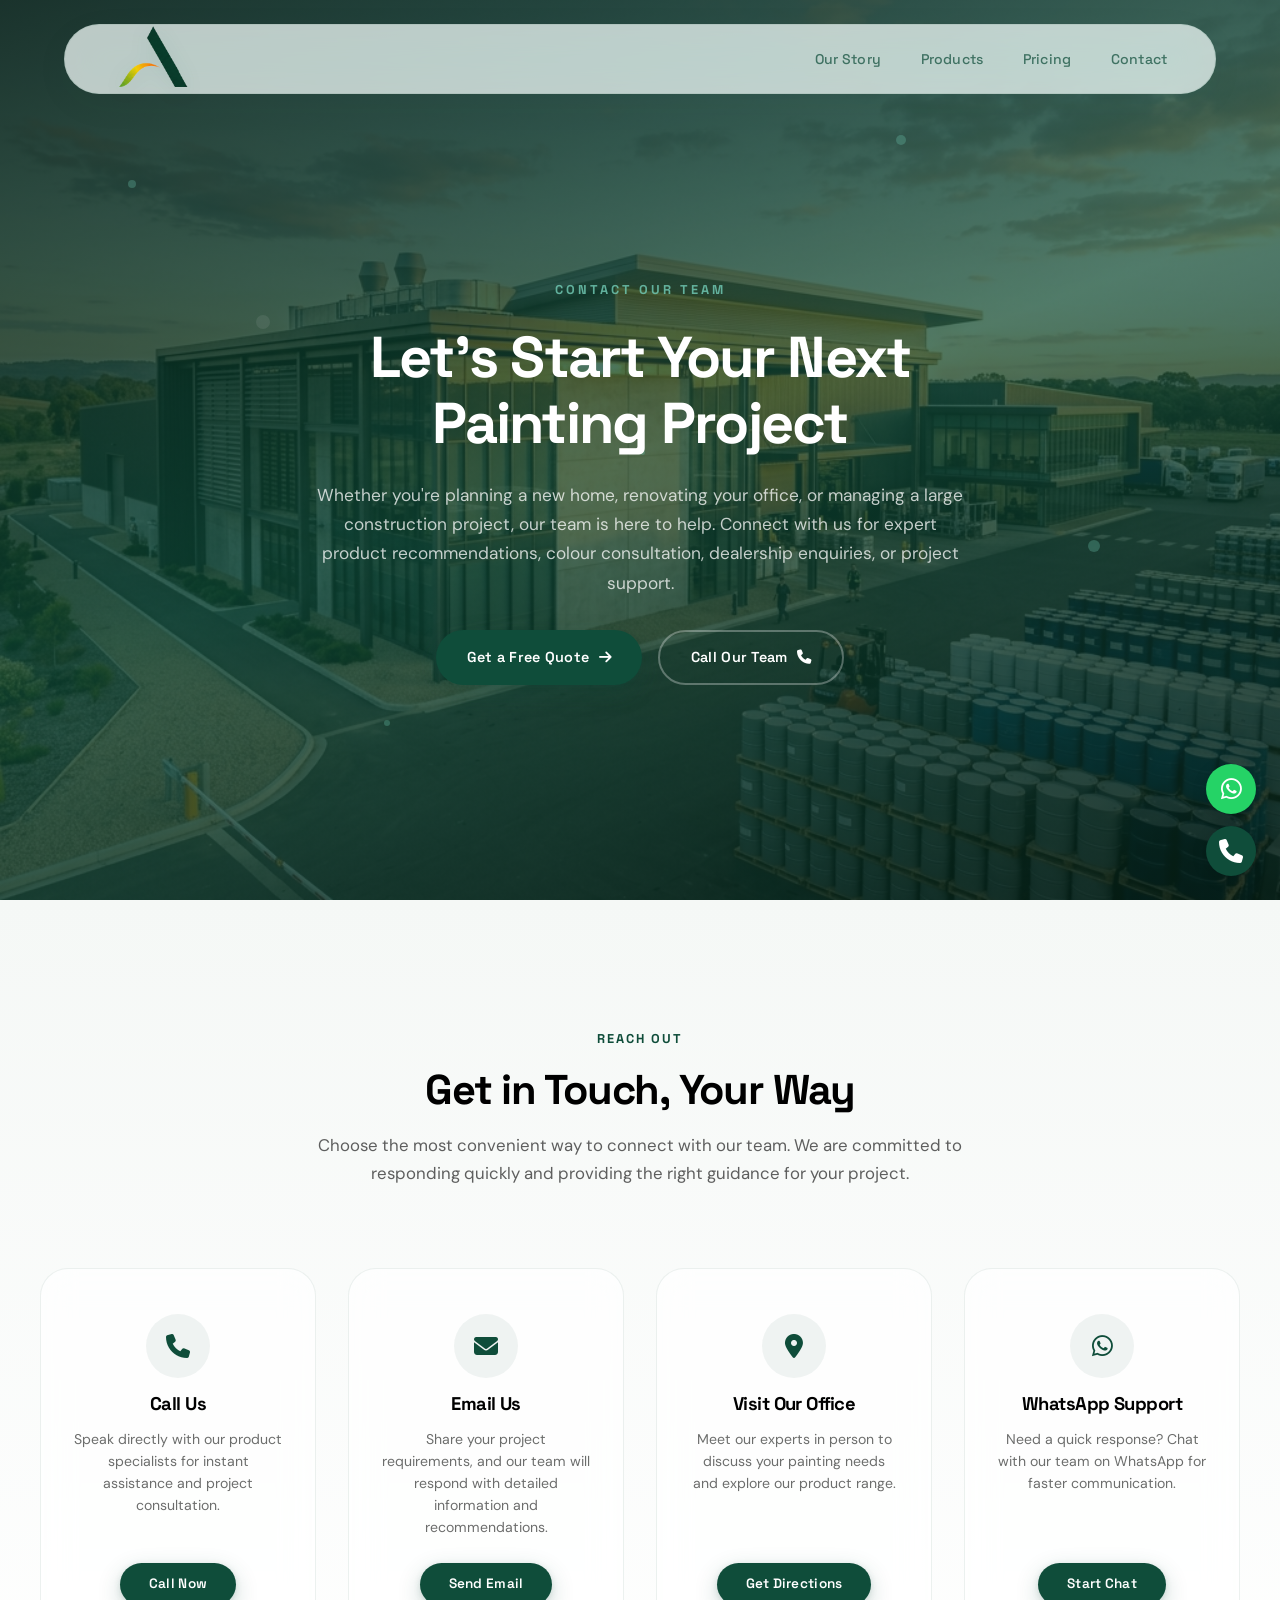
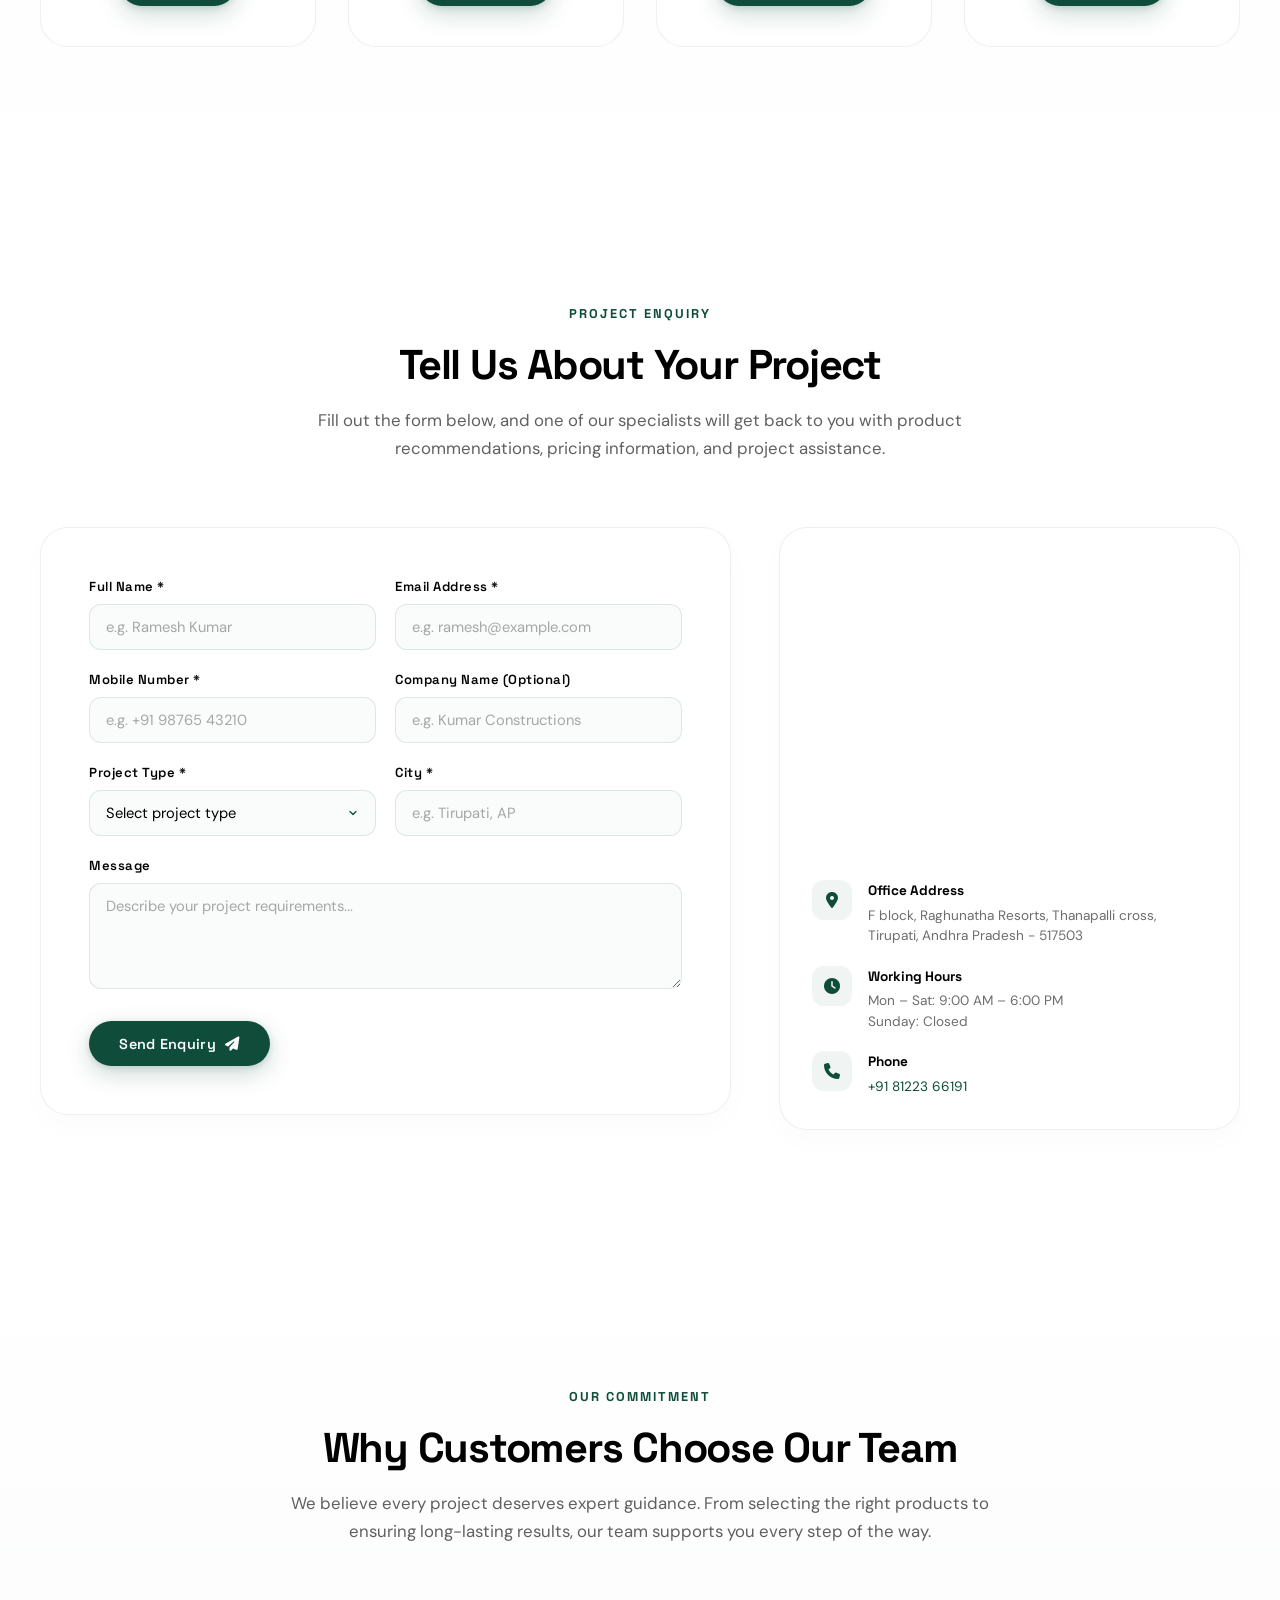
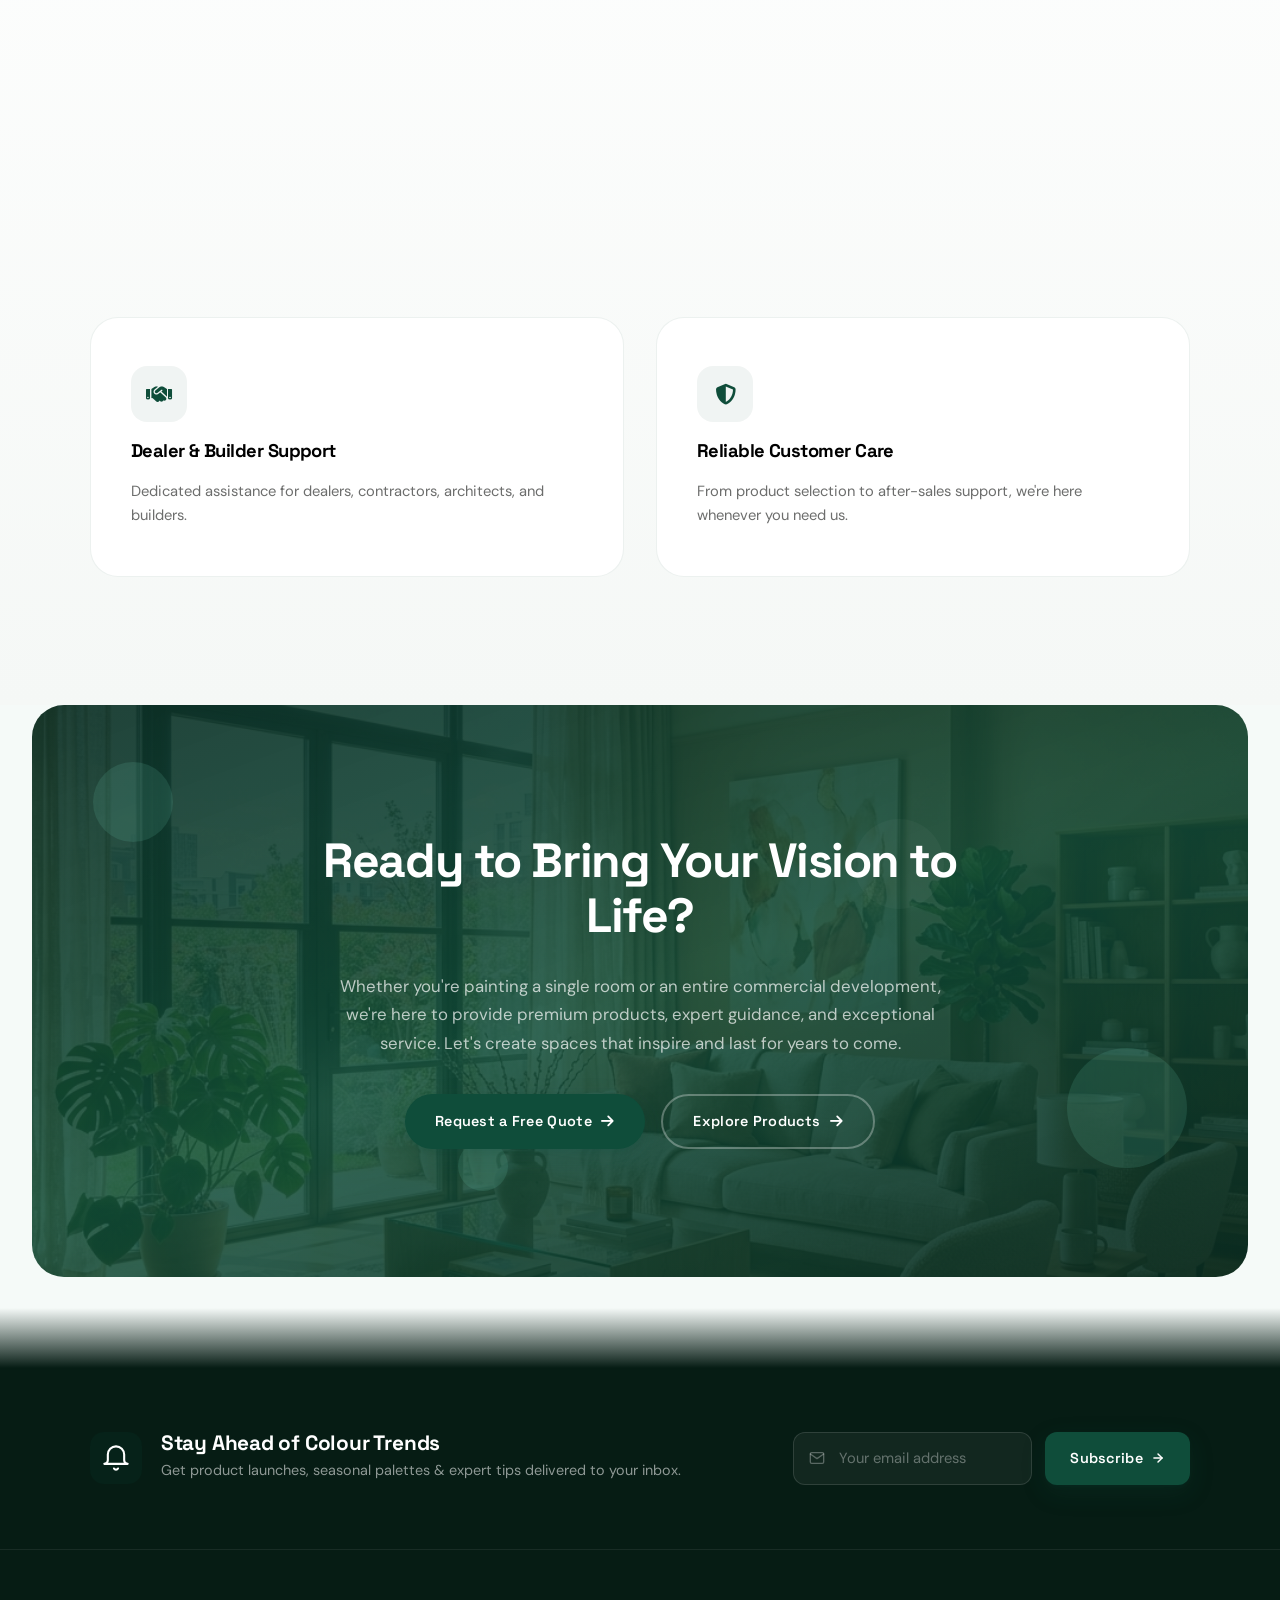
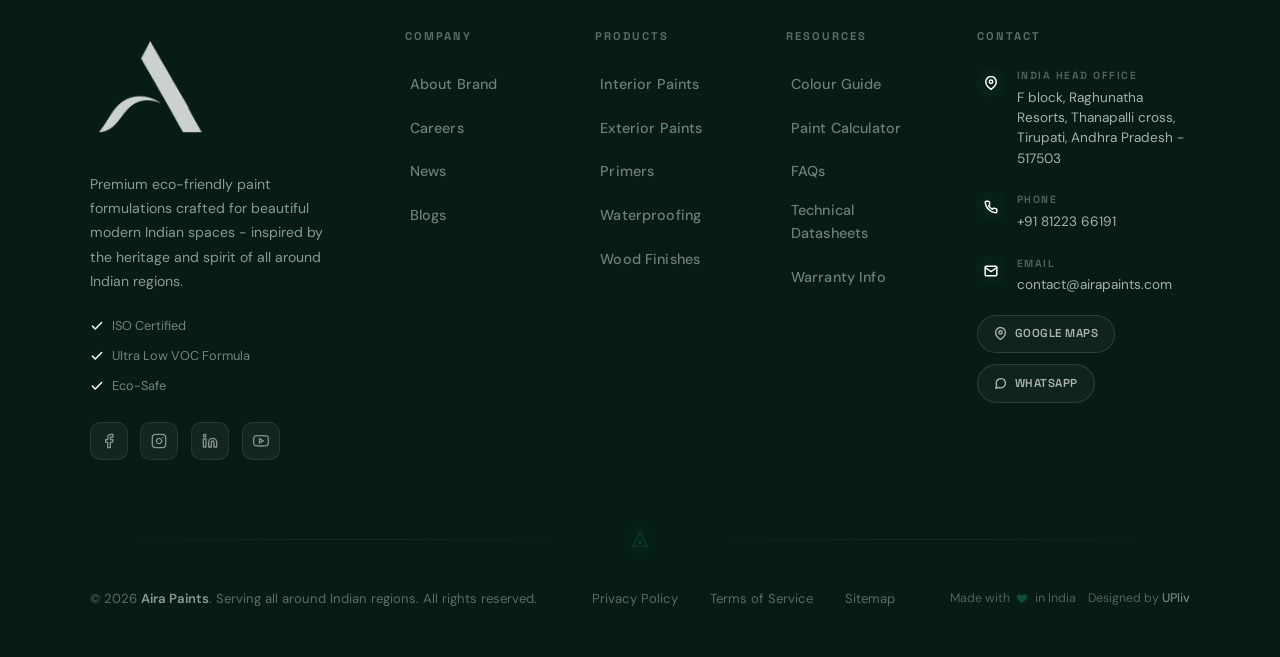
<file: contact.html>
<!DOCTYPE html>
<html lang="en">

<head>
  <meta charset="UTF-8">
  <meta name="viewport" content="width=device-width, initial-scale=1.0">
  <title>Contact Us | Aira Paints</title>
  <meta name="description"
    content="Get in touch with Aira Paints for product consultation, dealership enquiries, colour guidance, and project support. Call, email, or visit our office.">
  <meta name="google-site-verification" content="5pdi7kXiRsGgTwR4P0EEyLO2jndE5kmSibsUqjvOtas">
  <link rel="canonical" href="https://www.airapaints.com/contact.html">
  <meta name="referrer" content="strict-origin-when-cross-origin">
  <meta http-equiv="X-Content-Type-Options" content="nosniff">
  <link rel="stylesheet" href="index.css">
  <link rel="stylesheet" href="contact.css?v=1.0">
  <link rel="stylesheet" href="mobile.css">
  <link rel="icon" type="image/png" href="Aira_Favicon.png">
  <link rel="stylesheet" href="https://cdnjs.cloudflare.com/ajax/libs/font-awesome/6.5.1/css/all.min.css"
    crossorigin="anonymous">
</head>

<body>

  <!-- Background organic canvas -->
  <div class="bg-canvas" id="bg-canvas" aria-hidden="true">
    <div class="organic-blob blob-1"></div>
    <div class="organic-blob blob-2"></div>
    <div class="organic-blob blob-3"></div>
  </div>

  <!-- ===== HEADER / NAV ===== -->
  <header id="site-header">
    <a href="index.html" class="logo" aria-label="Aira Paints Home">
      <img src="Aira Logo.png?v=2.0" alt="Aira Paints">
    </a>
    <nav aria-label="Main navigation">
      <ul>
        <li><a href="story.html">Our Story</a></li>
        <li><a href="product.html">Products</a></li>
        <li><a href="pricing.html">Pricing</a></li>
        <li><a href="contact.html" class="active">Contact</a></li>
      </ul>
    </nav>
    <button class="nav-hamburger" id="nav-hamburger" aria-label="Toggle menu" aria-expanded="false">
      <span></span><span></span><span></span>
    </button>
  </header>

  <!-- Mobile Nav Overlay & Drawer -->
  <div class="mobile-nav-overlay" id="mobile-nav-overlay"></div>
  <div class="mobile-nav-drawer" id="mobile-nav-drawer" role="dialog" aria-label="Mobile navigation">
    <button class="drawer-close" id="drawer-close" aria-label="Close menu">&times;</button>
    <div class="drawer-logo"><img src="Aira Logo.png?v=2.0" alt="Aira Paints"></div>
    <a href="story.html">Our Story</a>
    <a href="product.html">Products</a>
    <a href="pricing.html">Pricing</a>
    <a href="contact.html" class="active">Contact</a>
    <div class="drawer-divider"></div>
    <div class="drawer-cta">
      <a href="contact.html">Get a Free Quote</a>
      <a href="tel:+918122366191" class="secondary-cta">Call Us</a>
    </div>
  </div>

  <!-- ===== MAIN ===== -->
  <main>

    <!-- SECTION 01 — HERO INTRO -->
    <section id="contact-hero" class="contact-hero-section">
      <div class="contact-hero-overlay"></div>
      <!-- Floating particles -->
      <div class="hero-particles" aria-hidden="true">
        <span class="particle p1"></span>
        <span class="particle p2"></span>
        <span class="particle p3"></span>
        <span class="particle p4"></span>
        <span class="particle p5"></span>
        <span class="particle p6"></span>
      </div>
      <div class="contact-hero-container">
        <div class="contact-hero-content">
          <span class="contact-hero-label">CONTACT OUR TEAM</span>
          <h1 class="contact-hero-title">Let's Start Your Next Painting Project</h1>
          <p class="contact-hero-desc">
            Whether you're planning a new home, renovating your office, or managing a large construction project, our team is here to help. Connect with us for expert product recommendations, colour consultation, dealership enquiries, or project support.
          </p>
          <div class="contact-hero-ctas">
            <a href="#contact-form-section" class="btn btn-primary contact-hero-btn">
              <span>Get a Free Quote</span>
              <i class="fa-solid fa-arrow-right"></i>
            </a>
            <a href="tel:+918122366191" class="btn btn-secondary contact-hero-btn call-btn">
              <span>Call Our Team</span>
              <i class="fa-solid fa-phone"></i>
            </a>
          </div>
        </div>
      </div>
    </section>

    <!-- SECTION 02 — CONTACT OPTIONS -->
    <section id="contact-options" class="contact-options-section">
      <div class="options-container">
        <div class="options-header">
          <span class="options-eyebrow">REACH OUT</span>
          <h2 class="options-title">Get in Touch, Your Way</h2>
          <p class="options-desc">
            Choose the most convenient way to connect with our team. We are committed to responding quickly and providing the right guidance for your project.
          </p>
        </div>

        <div class="options-grid">
          <!-- Call -->
          <div class="option-card" data-reveal>
            <div class="option-icon-wrap"><i class="fa-solid fa-phone"></i></div>
            <h3>Call Us</h3>
            <p>Speak directly with our product specialists for instant assistance and project consultation.</p>
            <a href="tel:+918122366191" class="btn btn-primary option-btn">Call Now</a>
          </div>
          <!-- Email -->
          <div class="option-card" data-reveal>
            <div class="option-icon-wrap"><i class="fa-solid fa-envelope"></i></div>
            <h3>Email Us</h3>
            <p>Share your project requirements, and our team will respond with detailed information and recommendations.</p>
            <a href="mailto:contact@airapaints.com" class="btn btn-primary option-btn">Send Email</a>
          </div>
          <!-- Visit -->
          <div class="option-card" data-reveal>
            <div class="option-icon-wrap"><i class="fa-solid fa-location-dot"></i></div>
            <h3>Visit Our Office</h3>
            <p>Meet our experts in person to discuss your painting needs and explore our product range.</p>
            <a href="https://maps.google.com/?q=F+block,Raghunatha+Resorts,Thanapalli+cross,Tirupati,Andhra+Pradesh-517503" target="_blank" rel="noopener noreferrer" class="btn btn-primary option-btn">Get Directions</a>
          </div>
          <!-- WhatsApp -->
          <div class="option-card" data-reveal>
            <div class="option-icon-wrap"><i class="fa-brands fa-whatsapp"></i></div>
            <h3>WhatsApp Support</h3>
            <p>Need a quick response? Chat with our team on WhatsApp for faster communication.</p>
            <a href="https://wa.me/918122366191?text=Hello!%20I%20am%20interested%20in%20Aira%20Paints" target="_blank" rel="noopener noreferrer" class="btn btn-primary option-btn">Start Chat</a>
          </div>
        </div>
      </div>
    </section>

    <!-- SECTION 03 — CONTACT FORM + MAP -->
    <section id="contact-form-section" class="contact-form-section">
      <div class="form-map-container">
        <div class="form-map-header">
          <span class="form-map-eyebrow">PROJECT ENQUIRY</span>
          <h2 class="form-map-title">Tell Us About Your Project</h2>
          <p class="form-map-desc">
            Fill out the form below, and one of our specialists will get back to you with product recommendations, pricing information, and project assistance.
          </p>
        </div>

        <div class="form-map-grid">
          <!-- Left: Form -->
          <div class="contact-form-card" data-reveal>
            <form id="contact-enquiry-form" class="enquiry-form">
              <div class="form-row">
                <div class="form-group">
                  <label for="cf-name">Full Name *</label>
                  <input type="text" id="cf-name" required placeholder="e.g. Ramesh Kumar">
                </div>
                <div class="form-group">
                  <label for="cf-email">Email Address *</label>
                  <input type="email" id="cf-email" required placeholder="e.g. ramesh@example.com">
                </div>
              </div>
              <div class="form-row">
                <div class="form-group">
                  <label for="cf-phone">Mobile Number *</label>
                  <input type="tel" id="cf-phone" required placeholder="e.g. +91 98765 43210">
                </div>
                <div class="form-group">
                  <label for="cf-company">Company Name (Optional)</label>
                  <input type="text" id="cf-company" placeholder="e.g. Kumar Constructions">
                </div>
              </div>
              <div class="form-row">
                <div class="form-group">
                  <label for="cf-project-type">Project Type *</label>
                  <select id="cf-project-type" required>
                    <option value="" disabled selected>Select project type</option>
                    <option value="residential">Residential</option>
                    <option value="commercial">Commercial</option>
                    <option value="industrial">Industrial</option>
                    <option value="builder">Builder</option>
                    <option value="dealer">Dealer Enquiry</option>
                    <option value="other">Other</option>
                  </select>
                </div>
                <div class="form-group">
                  <label for="cf-city">City *</label>
                  <input type="text" id="cf-city" required placeholder="e.g. Tirupati, AP">
                </div>
              </div>
              <div class="form-group full-width">
                <label for="cf-message">Message</label>
                <textarea id="cf-message" rows="4" placeholder="Describe your project requirements..."></textarea>
              </div>
              <button type="submit" class="btn btn-primary form-submit-btn">
                <span>Send Enquiry</span>
                <i class="fa-solid fa-paper-plane"></i>
              </button>
            </form>
            <!-- Success state -->
            <div class="form-success-msg" id="form-success" style="display:none;">
              <div class="success-icon"><i class="fa-solid fa-circle-check"></i></div>
              <h3>Thank You!</h3>
              <p>Your enquiry has been submitted. Our team will contact you within 24 hours.</p>
            </div>
          </div>

          <!-- Right: Map + Info -->
          <div class="map-info-card" data-reveal>
            <div class="map-embed-wrap">
              <iframe
                src="https://www.google.com/maps/embed?pb=!1m18!1m12!1m3!1d3877.4!2d79.42!3d13.63!2m3!1f0!2f0!3f0!3m2!1i1024!2i768!4f13.1!3m3!1m2!1s0x0%3A0x0!2zMTPCsDM3JzQ4LjAiTiA3OcKwMjUnMTIuMCJF!5e0!3m2!1sen!2sin!4v1"
                width="100%" height="280" style="border:0; border-radius:16px;" allowfullscreen="" loading="lazy"
                referrerpolicy="no-referrer-when-downgrade" title="Aira Paints Office Location"></iframe>
            </div>
            <div class="map-info-details">
              <div class="info-item">
                <div class="info-icon"><i class="fa-solid fa-location-dot"></i></div>
                <div>
                  <strong>Office Address</strong>
                  <span>F block, Raghunatha Resorts, Thanapalli cross, Tirupati, Andhra Pradesh - 517503</span>
                </div>
              </div>
              <div class="info-item">
                <div class="info-icon"><i class="fa-solid fa-clock"></i></div>
                <div>
                  <strong>Working Hours</strong>
                  <span>Mon – Sat: 9:00 AM – 6:00 PM<br>Sunday: Closed</span>
                </div>
              </div>
              <div class="info-item">
                <div class="info-icon"><i class="fa-solid fa-phone"></i></div>
                <div>
                  <strong>Phone</strong>
                  <a href="tel:+918122366191">+91 81223 66191</a>
                </div>
              </div>
            </div>
          </div>
        </div>
      </div>
    </section>

    <!-- SECTION 04 — WHY CONNECT WITH US -->
    <section id="why-connect" class="why-connect-section">
      <div class="why-connect-container">
        <div class="why-connect-header">
          <span class="why-connect-eyebrow">OUR COMMITMENT</span>
          <h2 class="why-connect-title">Why Customers Choose Our Team</h2>
          <p class="why-connect-desc">
            We believe every project deserves expert guidance. From selecting the right products to ensuring long-lasting results, our team supports you every step of the way.
          </p>
        </div>

        <div class="why-connect-grid">
          <div class="why-card" data-reveal>
            <div class="why-card-icon"><i class="fa-solid fa-headset"></i></div>
            <h3>Expert Product Consultation</h3>
            <p>Receive professional recommendations tailored to your project requirements.</p>
          </div>
          <div class="why-card" data-reveal>
            <div class="why-card-icon"><i class="fa-solid fa-bolt"></i></div>
            <h3>Fast Response</h3>
            <p>Our support team is committed to responding quickly to every enquiry.</p>
          </div>
          <div class="why-card" data-reveal>
            <div class="why-card-icon"><i class="fa-solid fa-handshake"></i></div>
            <h3>Dealer & Builder Support</h3>
            <p>Dedicated assistance for dealers, contractors, architects, and builders.</p>
          </div>
          <div class="why-card" data-reveal>
            <div class="why-card-icon"><i class="fa-solid fa-shield-halved"></i></div>
            <h3>Reliable Customer Care</h3>
            <p>From product selection to after-sales support, we're here whenever you need us.</p>
          </div>
        </div>
      </div>
    </section>

    <!-- SECTION 05 — FINAL CTA -->
    <section id="final-cta" class="final-cta-section">
      <div class="cta-bg-particles" aria-hidden="true">
        <span class="cta-particle cp1"></span>
        <span class="cta-particle cp2"></span>
        <span class="cta-particle cp3"></span>
        <span class="cta-particle cp4"></span>
      </div>
      <div class="final-cta-container">
        <h2 class="final-cta-title">Ready to Bring Your Vision to Life?</h2>
        <p class="final-cta-desc">
          Whether you're painting a single room or an entire commercial development, we're here to provide premium products, expert guidance, and exceptional service. Let's create spaces that inspire and last for years to come.
        </p>
        <div class="final-cta-buttons">
          <a href="#contact-form-section" class="btn btn-primary final-btn">
            <span>Request a Free Quote</span>
            <i class="fa-solid fa-arrow-right"></i>
          </a>
          <a href="product.html" class="btn btn-secondary final-btn">
            <span>Explore Products</span>
            <i class="fa-solid fa-arrow-right"></i>
          </a>
        </div>
      </div>
    </section>

  </main>

  <!-- STICKY CONTACT BAR (Mobile) -->
  <div class="sticky-contact-bar" id="sticky-contact-bar">
    <a href="tel:+918122366191" class="sticky-item"><i class="fa-solid fa-phone"></i><span>Call</span></a>
    <a href="https://wa.me/918122366191?text=Hello!%20I%20am%20interested%20in%20Aira%20Paints" target="_blank" rel="noopener noreferrer" class="sticky-item whatsapp"><i class="fa-brands fa-whatsapp"></i><span>WhatsApp</span></a>
    <a href="mailto:contact@airapaints.com" class="sticky-item"><i class="fa-solid fa-envelope"></i><span>Email</span></a>
    <a href="https://maps.google.com/?q=F+block,Raghunatha+Resorts,Thanapalli+cross,Tirupati,Andhra+Pradesh-517503" target="_blank" rel="noopener noreferrer" class="sticky-item"><i class="fa-solid fa-location-dot"></i><span>Directions</span></a>
  </div>

  <!-- FLOATING WHATSAPP BUTTON -->
  <a href="https://wa.me/918122366191?text=Hello!%20I%20am%20interested%20in%20Aira%20Paints" target="_blank" rel="noopener noreferrer" class="floating-whatsapp" id="floating-whatsapp" aria-label="Chat on WhatsApp">
    <i class="fa-brands fa-whatsapp"></i>
  </a>

  <!-- - FOOTER - -->
  <footer class="site-footer" id="site-footer" aria-label="Site footer">
    <div class="footer-top-fade" aria-hidden="true"></div>
    <div class="footer-newsletter">
      <div class="newsletter-inner">
        <div class="newsletter-content">
          <div class="newsletter-icon" aria-hidden="true">
            <svg width="28" height="28" viewBox="0 0 24 24" fill="none" stroke="currentColor" stroke-width="1.8" stroke-linecap="round" stroke-linejoin="round">
              <path d="M22 17H2a3 3 0 0 0 3-3V9a7 7 0 0 1 14 0v5a3 3 0 0 0 3 3z" />
              <path d="M10.3 21a1.94 1.94 0 0 0 3.4 0" />
            </svg>
          </div>
          <div>
            <h3>Stay Ahead of Colour Trends</h3>
            <p>Get product launches, seasonal palettes &amp; expert tips delivered to your inbox.</p>
          </div>
        </div>
        <form class="newsletter-form" id="newsletter-form" onsubmit="event.preventDefault(); document.getElementById('nl-success').style.display='flex'; this.style.display='none';">
          <div class="nl-input-wrap">
            <svg width="16" height="16" viewBox="0 0 24 24" fill="none" stroke="currentColor" stroke-width="2" stroke-linecap="round" stroke-linejoin="round" aria-hidden="true">
              <path d="M4 4h16c1.1 0 2 .9 2 2v12c0 1.1-.9 2-2 2H4c-1.1 0-2-.9-2-2V6c0-1.1.9-2 2-2z" />
              <polyline points="22,6 12,13 2,6" />
            </svg>
            <input type="email" required placeholder="Your email address" aria-label="Email address for newsletter">
          </div>
          <button type="submit" class="btn btn-primary nl-btn"><span>Subscribe</span>
            <svg width="14" height="14" viewBox="0 0 24 24" fill="none" stroke="currentColor" stroke-width="2.5" stroke-linecap="round" stroke-linejoin="round" aria-hidden="true"><line x1="5" y1="12" x2="19" y2="12" /><polyline points="12 5 19 12 12 19" /></svg>
          </button>
        </form>
        <div class="nl-success-msg" id="nl-success" style="display:none;" role="alert">
          <svg width="20" height="20" viewBox="0 0 24 24" fill="none" stroke="currentColor" stroke-width="2.5" stroke-linecap="round" stroke-linejoin="round" aria-hidden="true"><polyline points="20 6 9 17 4 12" /></svg>
          <span>You're subscribed! Welcome to the Aira Paints family.</span>
        </div>
      </div>
    </div>
    <div class="footer-main">
      <div class="footer-grid">
        <div class="footer-brand">
          <a href="index.html" class="footer-logo" aria-label="Aira Paints Home"><img src="Aira Logo.png" alt="Aira Paints" class="footer-logo-image"></a>
          <p class="brand-bio">Premium eco-friendly paint formulations crafted for beautiful modern Indian spaces - inspired by the heritage and spirit of all around Indian regions.</p>
          <div class="footer-certs" aria-label="Brand certifications">
            <div class="footer-cert-item"><svg width="14" height="14" viewBox="0 0 24 24" fill="none" stroke="currentColor" stroke-width="2.5" stroke-linecap="round" stroke-linejoin="round" aria-hidden="true"><polyline points="20 6 9 17 4 12" /></svg> ISO Certified</div>
            <div class="footer-cert-item"><svg width="14" height="14" viewBox="0 0 24 24" fill="none" stroke="currentColor" stroke-width="2.5" stroke-linecap="round" stroke-linejoin="round" aria-hidden="true"><polyline points="20 6 9 17 4 12" /></svg> Ultra Low VOC Formula</div>
            <div class="footer-cert-item"><svg width="14" height="14" viewBox="0 0 24 24" fill="none" stroke="currentColor" stroke-width="2.5" stroke-linecap="round" stroke-linejoin="round" aria-hidden="true"><polyline points="20 6 9 17 4 12" /></svg> Eco-Safe</div>
          </div>
          <div class="social-links" aria-label="Social media">
            <a href="#" aria-label="Facebook" class="social-link"><svg viewBox="0 0 24 24" fill="none" stroke="currentColor" stroke-width="2" stroke-linecap="round" stroke-linejoin="round" aria-hidden="true"><path d="M18 2h-3a5 5 0 0 0-5 5v3H7v4h3v8h4v-8h3l1-4h-4V7a1 1 0 0 1 1-1h3z" /></svg></a>
            <a href="#" aria-label="Instagram" class="social-link"><svg viewBox="0 0 24 24" fill="none" stroke="currentColor" stroke-width="2" stroke-linecap="round" stroke-linejoin="round" aria-hidden="true"><rect x="2" y="2" width="20" height="20" rx="5" ry="5" /><path d="M16 11.37A4 4 0 1 1 12.63 8 4 4 0 0 1 16 11.37z" /><line x1="17.5" y1="6.5" x2="17.51" y2="6.5" /></svg></a>
            <a href="#" aria-label="LinkedIn" class="social-link"><svg viewBox="0 0 24 24" fill="none" stroke="currentColor" stroke-width="2" stroke-linecap="round" stroke-linejoin="round" aria-hidden="true"><path d="M16 8a6 6 0 0 1 6 6v7h-4v-7a2 2 0 0 0-2-2 2 2 0 0 0-2 2v7h-4v-7a6 6 0 0 1 6-6z" /><rect x="2" y="9" width="4" height="12" /><circle cx="4" cy="4" r="2" /></svg></a>
            <a href="#" aria-label="YouTube" class="social-link"><svg viewBox="0 0 24 24" fill="none" stroke="currentColor" stroke-width="2" stroke-linecap="round" stroke-linejoin="round" aria-hidden="true"><path d="M22.54 6.42a2.78 2.78 0 0 0-1.94-2C18.88 4 12 4 12 4s-6.88 0-8.6.46a2.78 2.78 0 0 0-1.94 2A29 29 0 0 0 1 11.75a29 29 0 0 0 .46 5.33A2.78 2.78 0 0 0 3.4 19c1.72.46 8.6.46 8.6.46s6.88 0 8.6-.46a2.78 2.78 0 0 0 1.94-2 29 29 0 0 0 .46-5.25 29 29 0 0 0-.46-5.33z" /><polygon points="9.75 15.02 15.5 11.75 9.75 8.48 9.75 15.02" /></svg></a>
          </div>
        </div>
        <nav class="footer-col" aria-label="Company links"><h4 class="footer-col-heading">Company</h4><ul class="footer-links"><li><a href="story.html">About Brand</a></li><li><a href="index.html#dealer">Careers</a></li><li><a href="story.html">News</a></li><li><a href="story.html">Blogs</a></li></ul></nav>
        <nav class="footer-col" aria-label="Product links"><h4 class="footer-col-heading">Products</h4><ul class="footer-links"><li><a href="product.html">Interior Paints</a></li><li><a href="product.html">Exterior Paints</a></li><li><a href="product.html">Primers</a></li><li><a href="product.html">Waterproofing</a></li><li><a href="product.html">Wood Finishes</a></li></ul></nav>
        <nav class="footer-col" aria-label="Resource links"><h4 class="footer-col-heading">Resources</h4><ul class="footer-links"><li><a href="index.html#inspiration">Colour Guide</a></li><li><a href="pricing.html">Paint Calculator</a></li><li><a href="index.html#faq">FAQs</a></li><li><a href="product.html">Technical Datasheets</a></li><li><a href="story.html">Warranty Info</a></li></ul></nav>
        <div class="footer-col footer-contact-col" aria-label="Contact information">
          <h4 class="footer-col-heading">Contact</h4>
          <ul class="footer-contact-list">
            <li class="footer-contact-item"><div class="footer-contact-icon" aria-hidden="true"><svg width="14" height="14" viewBox="0 0 24 24" fill="none" stroke="currentColor" stroke-width="2.5" stroke-linecap="round" stroke-linejoin="round"><path d="M21 10c0 7-9 13-9 13s-9-6-9-13a9 9 0 0 1 18 0z" /><circle cx="12" cy="10" r="3" /></svg></div><div><span class="footer-contact-label">India Head Office</span><span class="footer-contact-val">F block, Raghunatha Resorts, Thanapalli cross, Tirupati, Andhra Pradesh - 517503</span></div></li>
            <li class="footer-contact-item"><div class="footer-contact-icon" aria-hidden="true"><svg width="14" height="14" viewBox="0 0 24 24" fill="none" stroke="currentColor" stroke-width="2.5" stroke-linecap="round" stroke-linejoin="round"><path d="M22 16.92v3a2 2 0 0 1-2.18 2 19.79 19.79 0 0 1-8.63-3.07 19.5 19.5 0 0 1-6-6 19.79 19.79 0 0 1-3.07-8.67A2 2 0 0 1 4.11 2h3a2 2 0 0 1 2 1.72c.127.96.361 1.903.7 2.81a2 2 0 0 1-.45 2.11L8.09 9.91a16 16 0 0 0 6 6l1.27-1.27a2 2 0 0 1 2.11-.45c.907.339 1.85.573 2.81.7A2 2 0 0 1 22 16.92z" /></svg></div><div><span class="footer-contact-label">Phone</span><a href="tel:+918122366191" class="footer-contact-val footer-contact-link">+91 81223 66191</a></div></li>
            <li class="footer-contact-item"><div class="footer-contact-icon" aria-hidden="true"><svg width="14" height="14" viewBox="0 0 24 24" fill="none" stroke="currentColor" stroke-width="2.5" stroke-linecap="round" stroke-linejoin="round"><path d="M4 4h16c1.1 0 2 .9 2 2v12c0 1.1-.9 2-2 2H4c-1.1 0-2-.9-2-2V6c0-1.1.9-2 2-2z" /><polyline points="22,6 12,13 2,6" /></svg></div><div><span class="footer-contact-label">Email</span><a href="mailto:contact@airapaints.com" class="footer-contact-val footer-contact-link">contact@airapaints.com</a></div></li>
          </ul>
          <div class="footer-quick-actions">
            <a href="https://maps.google.com/?q=F+block,Raghunatha+Resorts,Thanapalli+cross,Tirupati,Andhra+Pradesh-517503" target="_blank" rel="noopener noreferrer" class="footer-action-btn" id="btn-google-maps"><svg width="13" height="13" viewBox="0 0 24 24" fill="none" stroke="currentColor" stroke-width="2.5" stroke-linecap="round" stroke-linejoin="round" aria-hidden="true"><path d="M21 10c0 7-9 13-9 13s-9-6-9-13a9 9 0 0 1 18 0z" /><circle cx="12" cy="10" r="3" /></svg> Google Maps</a>
            <a href="https://wa.me/918122366191?text=Hello!%20I%20am%20interested%20in%20Aira%20Paints" target="_blank" rel="noopener noreferrer" class="footer-action-btn footer-action-btn--whatsapp" id="btn-whatsapp-footer"><svg width="13" height="13" viewBox="0 0 24 24" fill="none" stroke="currentColor" stroke-width="2.5" stroke-linecap="round" stroke-linejoin="round" aria-hidden="true"><path d="M21 11.5a8.38 8.38 0 0 1-.9 3.8 8.5 8.5 0 0 1-7.6 4.7 8.38 8.38 0 0 1-3.8-.9L3 21l1.9-5.7a8.38 8.38 0 0 1-.9-3.8 8.5 8.5 0 0 1 4.7-7.6 8.38 8.38 0 0 1 3.8-.9h.5a8.48 8.48 0 0 1 8 8v.5z" /></svg> WhatsApp</a>
          </div>
        </div>
      </div>
    </div>
    <div class="footer-divider" aria-hidden="true"><div class="divider-line"></div><div class="footer-brand-stamp"><svg width="32" height="32" viewBox="0 0 40 40" fill="none" aria-hidden="true"><rect width="40" height="40" rx="8" fill="rgba(15,77,58,0.12)" /><path d="M20 10L11 28h18L20 10z" fill="none" stroke="#0F4D3A" stroke-width="1.8" stroke-linejoin="round" /><circle cx="20" cy="23" r="2.5" fill="#0F4D3A" /></svg></div><div class="divider-line"></div></div>
    <div class="footer-bottom">
      <p class="copyright">&copy; 2026 <strong>Aira Paints</strong>. Serving all around Indian regions. All rights reserved.</p>
      <div class="footer-legal"><a href="#privacy">Privacy Policy</a><span class="sep" aria-hidden="true"></span><a href="#terms">Terms of Service</a><span class="sep" aria-hidden="true"></span><a href="sitemap.xml" target="_blank" rel="noopener noreferrer">Sitemap</a></div>
      <div class="footer-made-in"><span>Made with</span><svg width="12" height="12" viewBox="0 0 24 24" fill="#0F4D3A" stroke="none" aria-hidden="true"><path d="M20.84 4.61a5.5 5.5 0 0 0-7.78 0L12 5.67l-1.06-1.06a5.5 5.5 0 0 0-7.78 7.78l1.06 1.06L12 21.23l7.78-7.78 1.06-1.06a5.5 5.5 0 0 0 0-7.78z" /></svg><span>in India</span><span class="sep" aria-hidden="true"></span><span>Designed by <a href="https://www.theupliv.com" target="_blank" rel="noopener noreferrer">UPliv</a></span></div>
    </div>
  </footer>

  <!-- ===== MOBILE BOTTOM NAVIGATION ===== -->
  <nav class="mobile-bottom-nav" aria-label="Mobile bottom navigation">
    <a href="index.html" class="nav-item">
      <i class="fa-solid fa-house"></i>
      <span>Home</span>
    </a>
    <a href="story.html" class="nav-item">
      <i class="fa-solid fa-users"></i>
      <span>Story</span>
    </a>
    <a href="product.html" class="nav-item">
      <i class="fa-solid fa-paint-roller"></i>
      <span>Products</span>
    </a>
    <a href="pricing.html" class="nav-item">
      <i class="fa-solid fa-calculator"></i>
      <span>Estimator</span>
    </a>
    <a href="contact.html" class="nav-item active">
      <i class="fa-solid fa-phone"></i>
      <span>Contact</span>
    </a>
  </nav>

  <script src="contact.js"></script>
  <script src="mobile-nav.js?v=2.0"></script>
</body>

</html>
</file>
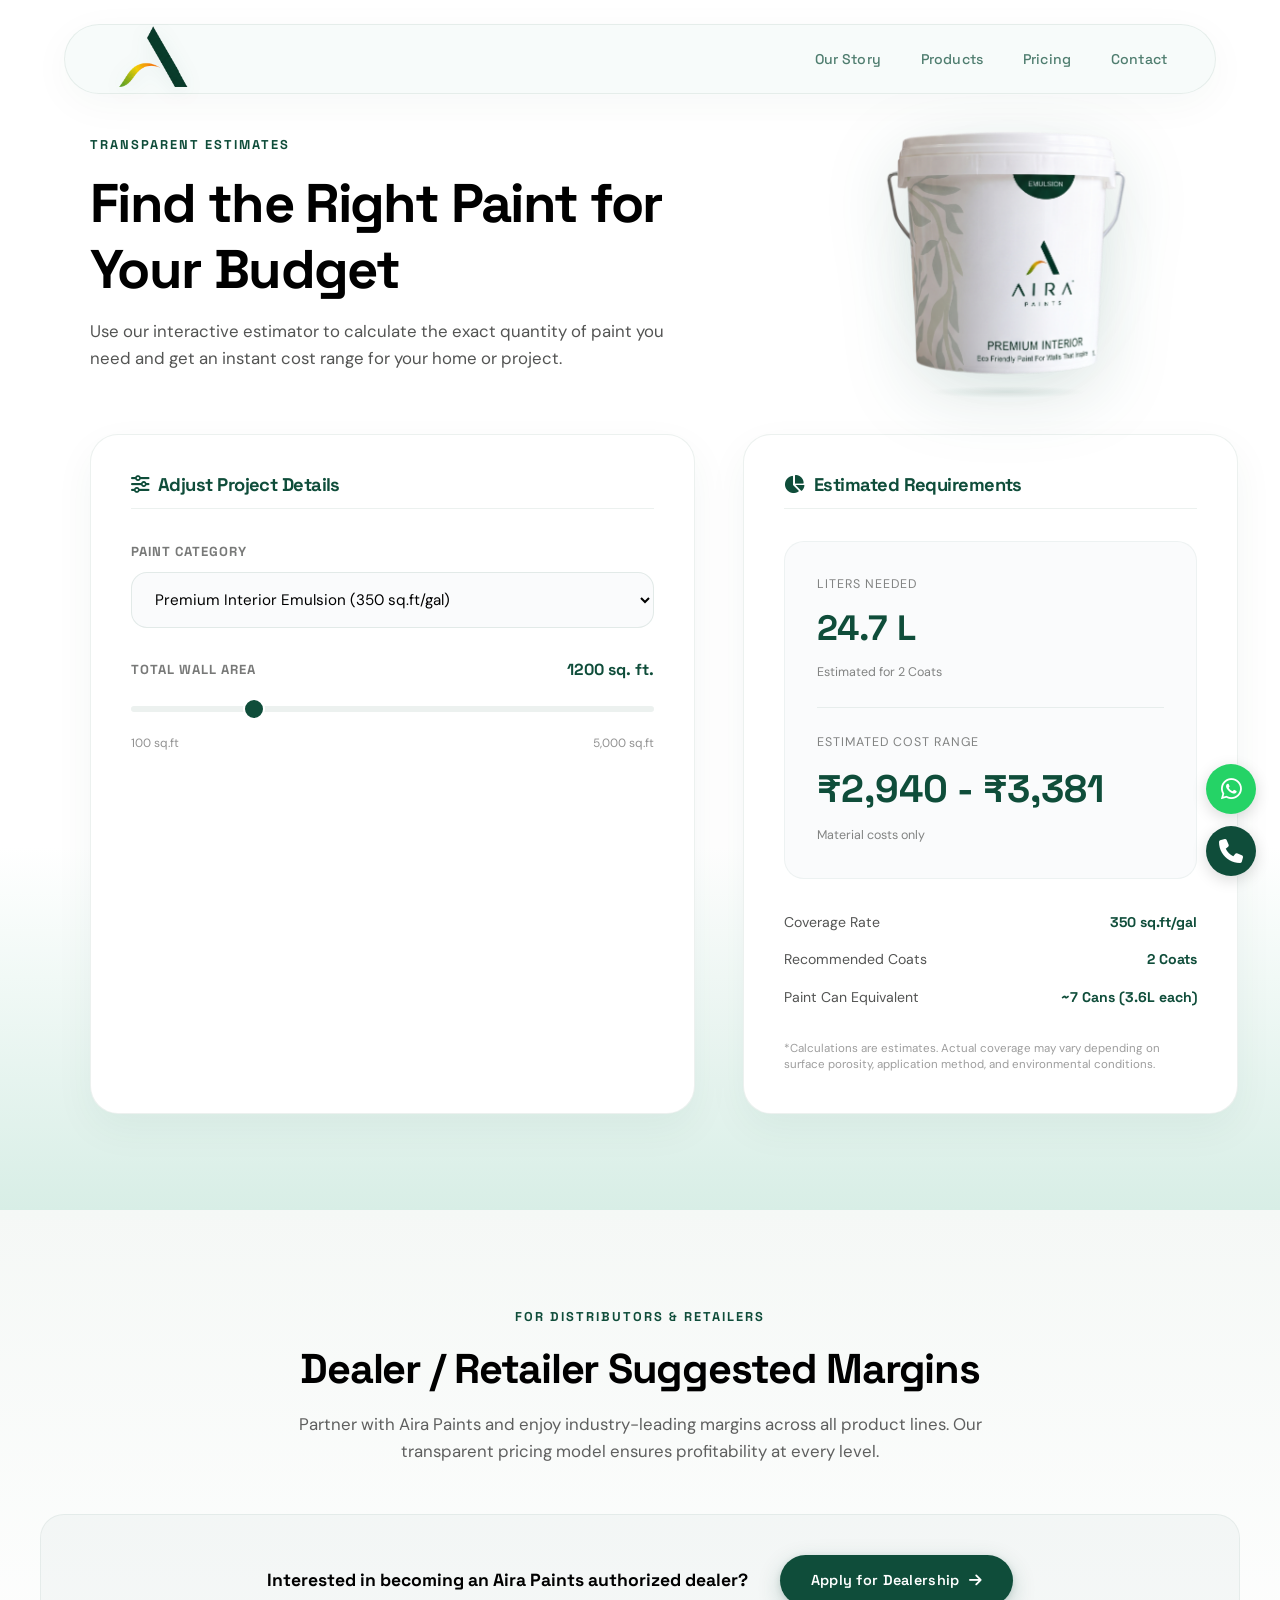
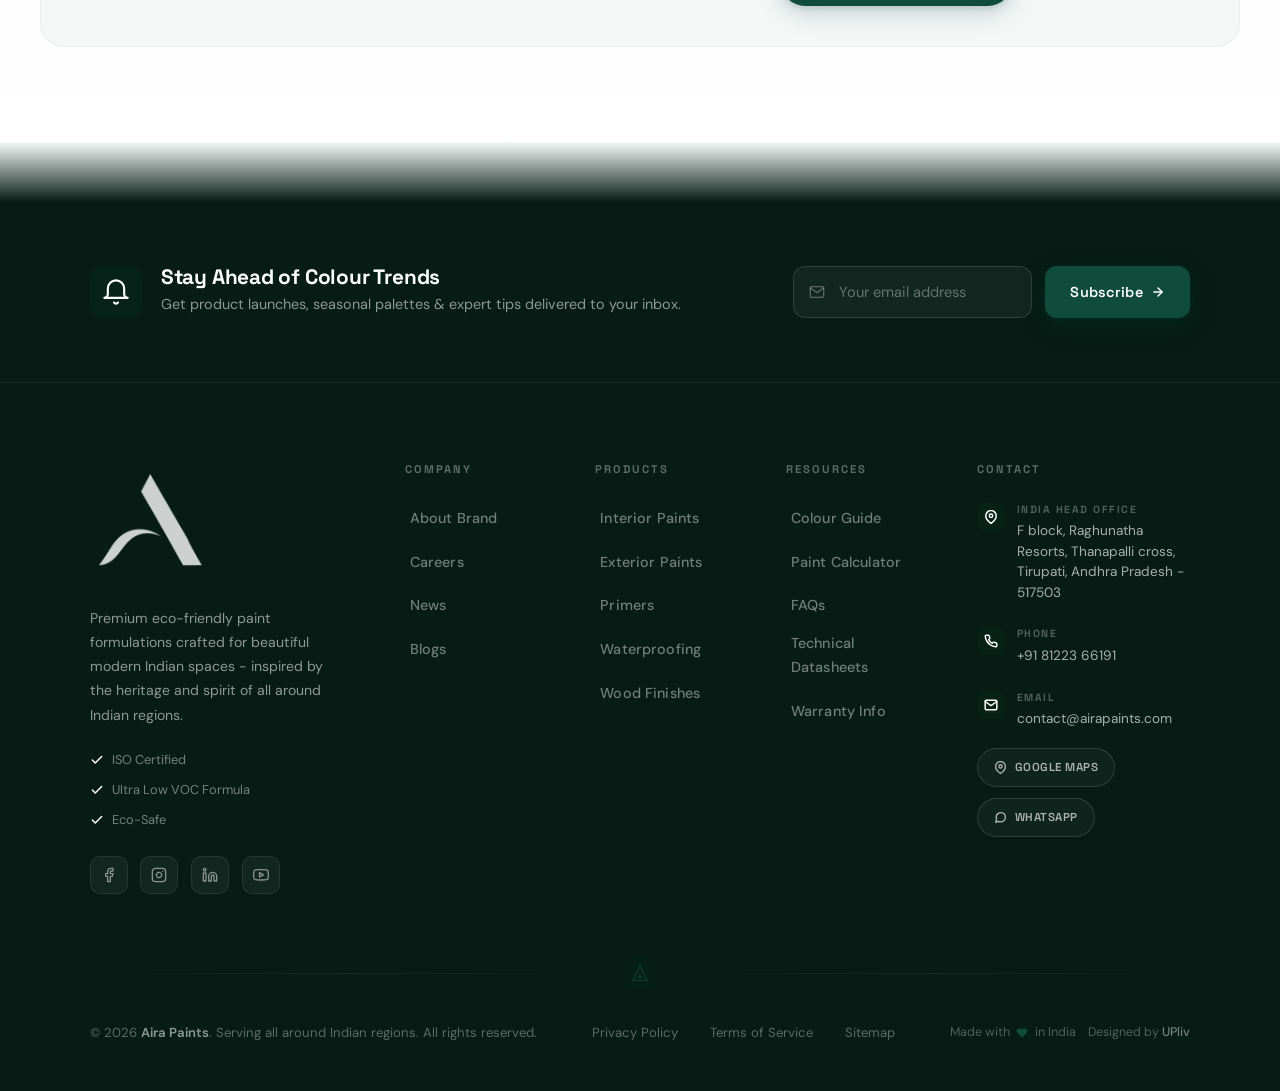
<file: pricing.html>
<!DOCTYPE html>
<html lang="en">

<head>
  <meta charset="UTF-8">
  <meta name="viewport" content="width=device-width, initial-scale=1.0">
  <title>Pricing & Calculator | Aira Paints</title>
  <meta name="description"
    content="Estimate your paint requirements and costs instantly with our interactive calculator, and compare premium packages for your project.">
  <meta name="google-site-verification" content="5pdi7kXiRsGgTwR4P0EEyLO2jndE5kmSibsUqjvOtas">
  <link rel="canonical" href="https://www.airapaints.com/pricing.html">
  <meta name="referrer" content="strict-origin-when-cross-origin">
  <meta http-equiv="X-Content-Type-Options" content="nosniff">
  <link rel="stylesheet" href="index.css">
  <link rel="stylesheet" href="pricing.css?v=2.0">
  <link rel="stylesheet" href="mobile.css">
  <link rel="icon" type="image/png" href="Aira_Favicon.png">
  <link rel="stylesheet" href="https://cdnjs.cloudflare.com/ajax/libs/font-awesome/6.5.1/css/all.min.css"
    crossorigin="anonymous">
</head>

<body>

  <!-- Background organic canvas glow -->
  <div class="bg-canvas" id="bg-canvas" aria-hidden="true">
    <div class="organic-blob blob-1"></div>
    <div class="organic-blob blob-2"></div>
    <div class="organic-blob blob-3"></div>
  </div>

  <!-- ===== HEADER / NAV ===== -->
  <header id="site-header">
    <a href="index.html" class="logo" aria-label="Aira Paints Home">
      <img src="Aira Logo.png?v=2.0" alt="Aira Paints">
    </a>
    <nav aria-label="Main navigation">
      <ul>
        <li><a href="story.html">Our Story</a></li>
        <li><a href="product.html">Products</a></li>
        <li><a href="pricing.html" class="active">Pricing</a></li>
        <li><a href="contact.html">Contact</a></li>
      </ul>
    </nav>
    <button class="nav-hamburger" id="nav-hamburger" aria-label="Toggle menu" aria-expanded="false">
      <span></span><span></span><span></span>
    </button>
  </header>

  <!-- Mobile Nav Overlay & Drawer -->
  <div class="mobile-nav-overlay" id="mobile-nav-overlay"></div>
  <div class="mobile-nav-drawer" id="mobile-nav-drawer" role="dialog" aria-label="Mobile navigation">
    <button class="drawer-close" id="drawer-close" aria-label="Close menu">&times;</button>
    <div class="drawer-logo"><img src="Aira Logo.png?v=2.0" alt="Aira Paints"></div>
    <a href="story.html">Our Story</a>
    <a href="product.html">Products</a>
    <a href="pricing.html" class="active">Pricing</a>
    <a href="contact.html">Contact</a>
    <div class="drawer-divider"></div>
    <div class="drawer-cta">
      <a href="contact.html">Get a Free Quote</a>
      <a href="tel:+918122366191" class="secondary-cta">Call Us</a>
    </div>
  </div>

  <!-- ===== MAIN ===== -->
  <main>

    <!-- SECTION 01 — HERO & INTERACTIVE CALCULATOR -->
    <section id="pricing-hero" class="pricing-hero-section">
      <div class="pricing-hero-container">

        <!-- Pricing Hero Split Header Grid -->
        <div class="pricing-split-header-row">

          <!-- Left: Title & Descriptions -->
          <div class="pricing-hero-header-left">
            <span class="pricing-eyebrow">TRANSPARENT ESTIMATES</span>
            <h1 class="pricing-title">Find the Right Paint for Your Budget</h1>
            <p class="pricing-desc">
              Use our interactive estimator to calculate the exact quantity of paint you need and get an instant cost
              range for your home or project.
            </p>
          </div>

          <!-- Right: Floating Product Image Showcase -->
          <div class="pricing-hero-header-right">
            <div class="pricing-image-showcase">
              <div class="pricing-spotlight-glow" id="pricing-spotlight-glow"></div>
              <img id="pricing-hero-img" src="images/products/Green Emulsion Front View1.png" alt="Aira Premium Interior Emulsion Paint Can"
                class="pricing-hero-showcase-img">
              <div class="pricing-showcase-reflection"></div>
            </div>
          </div>

        </div>

        <!-- Calculator Split Grid -->
        <div class="calculator-grid">

          <!-- Inputs Card -->
          <div class="calculator-card-inputs">
            <h2 class="card-subtitle"><i class="fa-solid fa-sliders"></i> Adjust Project Details</h2>

            <form id="calc-form" class="calc-form" onsubmit="event.preventDefault();">

              <!-- Category Selector -->
              <div class="input-group">
                <label for="paint-category">Paint Category</label>
                <select id="paint-category" class="custom-select">
                  <option value="interior" data-coverage="350" data-price="420" data-image="images/products/Green Emulsion Front View1.png" data-alt="Aira Premium Interior Emulsion Paint Can">Premium Interior Emulsion (350 sq.ft/gal)</option>
                  <option value="exterior" data-coverage="280" data-price="460" data-image="images/products/Dark Blue front View1.png" data-alt="Aira Premium Exterior Emulsion Paint Can">Premium Exterior Emulsion (280 sq.ft/gal)</option>
                  <option value="primer" data-coverage="400" data-price="320" data-image="images/products/Voilate Emulsion Front view.png" data-alt="Aira Eco Primer Paint Can">Aira Eco Primer (400 sq.ft/gal)</option>
                  <option value="waterproofing" data-coverage="320" data-price="400" data-image="images/products/Sky Blue Front View1.png" data-alt="Aira Essential Exterior Emulsion Paint Can">Essential Exterior Emulsion (320 sq.ft/gal)</option>
                  <option value="essential-interior" data-coverage="340" data-price="380" data-image="images/products/Premire Front View1.png" data-alt="Aira Essential Interior Emulsion Paint Can">Essential Interior Emulsion (340 sq.ft/gal)</option>
                </select>
              </div>

              <!-- Wall Area Range Slider -->
              <div class="input-group">
                <div class="slider-header-row">
                  <label for="wall-area">Total Wall Area</label>
                  <div class="slider-value-display"><span id="slider-area-val">1200</span> sq. ft.</div>
                </div>
                <input type="range" id="wall-area" min="100" max="5000" step="50" value="1200" class="custom-slider">
                <div class="slider-labels">
                  <span>100 sq.ft</span>
                  <span>5,000 sq.ft</span>
                </div>
              </div>

            </form>
          </div>

          <!-- Outputs Card -->
          <div class="calculator-card-outputs">
            <h2 class="card-subtitle"><i class="fa-solid fa-chart-pie"></i> Estimated Requirements</h2>

            <div class="outputs-display-box">

              <!-- Requirement Metric -->
              <div class="output-metric-item">
                <span class="metric-label">Liters Needed</span>
                <span class="metric-value" id="out-liters">13.5 L</span>
                <span class="metric-subtext">Estimated for 2 Coats</span>
              </div>

              <div class="output-divider"></div>

              <!-- Cost Estimate Metric -->
              <div class="output-metric-item highlight">
                <span class="metric-label">Estimated Cost Range</span>
                <span class="metric-value" id="out-cost">₹4,200 - ₹5,100</span>
                <span class="metric-subtext">Material costs only</span>
              </div>

            </div>

            <!-- Detailed Breakdowns -->
            <div class="outputs-detail-list">
              <div class="detail-row">
                <span>Coverage Rate</span>
                <span id="detail-coverage" class="val">350 sq.ft/gal</span>
              </div>
              <div class="detail-row">
                <span>Recommended Coats</span>
                <span class="val">2 Coats</span>
              </div>
              <div class="detail-row">
                <span>Paint Can Equivalent</span>
                <span id="detail-cans" class="val">~4 Cans (3.6L each)</span>
              </div>
            </div>

            <!-- Disclaimer -->
            <p class="calc-disclaimer">
              *Calculations are estimates. Actual coverage may vary depending on surface porosity, application method,
              and environmental conditions.
            </p>
          </div>

        </div>

      </div>
    </section>




    <!-- SECTION 04 — DEALER / RETAILER MARGINS -->
    <section id="dealer-margins" class="dealer-margins-section">
      <div class="margins-container">

        <div class="margins-header">
          <span class="margins-eyebrow">FOR DISTRIBUTORS & RETAILERS</span>
          <h2 class="margins-title">Dealer / Retailer Suggested Margins</h2>
          <p class="margins-desc">
            Partner with Aira Paints and enjoy industry-leading margins across all product lines. Our transparent
            pricing model ensures profitability at every level.
          </p>
        </div>


        <!-- CTA -->
        <div class="margins-cta-row">
          <p class="margins-cta-text">Interested in becoming an Aira Paints authorized dealer?</p>
          <a href="index.html#dealer" class="btn btn-primary margins-cta-btn">
            <span>Apply for Dealership</span>
            <i class="fa-solid fa-arrow-right"></i>
          </a>
        </div>

      </div>
    </section>

  </main>

  <!-- - FOOTER - -->
  <footer class="site-footer" id="site-footer" aria-label="Site footer">

    <!-- Decorative top fade -->
    <div class="footer-top-fade" aria-hidden="true"></div>

    <!-- - Newsletter Strip - -->
    <div class="footer-newsletter">
      <div class="newsletter-inner">
        <div class="newsletter-content">
          <div class="newsletter-icon" aria-hidden="true">
            <svg width="28" height="28" viewBox="0 0 24 24" fill="none" stroke="currentColor" stroke-width="1.8"
              stroke-linecap="round" stroke-linejoin="round">
              <path d="M22 17H2a3 3 0 0 0 3-3V9a7 7 0 0 1 14 0v5a3 3 0 0 0 3 3z" />
              <path d="M10.3 21a1.94 1.94 0 0 0 3.4 0" />
            </svg>
          </div>
          <div>
            <h3>Stay Ahead of Colour Trends</h3>
            <p>Get product launches, seasonal palettes &amp; expert tips delivered to your inbox.</p>
          </div>
        </div>
        <form class="newsletter-form" id="newsletter-form" onsubmit="event.preventDefault(); 
                        document.getElementById('nl-success').style.display='flex';
                        this.style.display='none';">
          <div class="nl-input-wrap">
            <svg width="16" height="16" viewBox="0 0 24 24" fill="none" stroke="currentColor" stroke-width="2"
              stroke-linecap="round" stroke-linejoin="round" aria-hidden="true">
              <path d="M4 4h16c1.1 0 2 .9 2 2v12c0 1.1-.9 2-2 2H4c-1.1 0-2-.9-2-2V6c0-1.1.9-2 2-2z" />
              <polyline points="22,6 12,13 2,6" />
            </svg>
            <input type="email" required placeholder="Your email address" aria-label="Email address for newsletter">
          </div>
          <button type="submit" class="btn btn-primary nl-btn">
            <span>Subscribe</span>
            <svg width="14" height="14" viewBox="0 0 24 24" fill="none" stroke="currentColor" stroke-width="2.5"
              stroke-linecap="round" stroke-linejoin="round" aria-hidden="true">
              <line x1="5" y1="12" x2="19" y2="12" />
              <polyline points="12 5 19 12 12 19" />
            </svg>
          </button>
        </form>
        <!-- Success Message -->
        <div class="nl-success-msg" id="nl-success" style="display:none;" role="alert">
          <svg width="20" height="20" viewBox="0 0 24 24" fill="none" stroke="currentColor" stroke-width="2.5"
            stroke-linecap="round" stroke-linejoin="round" aria-hidden="true">
            <polyline points="20 6 9 17 4 12" />
          </svg>
          <span>You're subscribed! Welcome to the Aira Paints family.</span>
        </div>
      </div>
    </div>

    <!-- - Main Footer Grid - -->
    <div class="footer-main">
      <div class="footer-grid">

        <!-- Brand Column -->
        <div class="footer-brand">
          <a href="index.html" class="footer-logo" aria-label="Aira Paints Home">
            <img src="Aira Logo.png" alt="Aira Paints" class="footer-logo-image">
          </a>
          <p class="brand-bio">
            Premium eco-friendly paint formulations crafted for beautiful modern Indian spaces - inspired by the
            heritage and spirit of all around Indian regions.
          </p>

          <!-- Certification row -->
          <div class="footer-certs" aria-label="Brand certifications">
            <div class="footer-cert-item">
              <svg width="14" height="14" viewBox="0 0 24 24" fill="none" stroke="currentColor" stroke-width="2.5"
                stroke-linecap="round" stroke-linejoin="round" aria-hidden="true">
                <polyline points="20 6 9 17 4 12" />
              </svg>
              ISO Certified
            </div>
            <div class="footer-cert-item">
              <svg width="14" height="14" viewBox="0 0 24 24" fill="none" stroke="currentColor" stroke-width="2.5"
                stroke-linecap="round" stroke-linejoin="round" aria-hidden="true">
                <polyline points="20 6 9 17 4 12" />
              </svg>
              Ultra Low VOC Formula
            </div>
            <div class="footer-cert-item">
              <svg width="14" height="14" viewBox="0 0 24 24" fill="none" stroke="currentColor" stroke-width="2.5"
                stroke-linecap="round" stroke-linejoin="round" aria-hidden="true">
                <polyline points="20 6 9 17 4 12" />
              </svg>
              Eco-Safe
            </div>
          </div>

          <!-- Social Links -->
          <div class="social-links" aria-label="Social media">
            <a href="#" aria-label="Facebook" class="social-link">
              <svg viewBox="0 0 24 24" fill="none" stroke="currentColor" stroke-width="2" stroke-linecap="round"
                stroke-linejoin="round" aria-hidden="true">
                <path d="M18 2h-3a5 5 0 0 0-5 5v3H7v4h3v8h4v-8h3l1-4h-4V7a1 1 0 0 1 1-1h3z" />
              </svg>
            </a>
            <a href="#" aria-label="Instagram" class="social-link">
              <svg viewBox="0 0 24 24" fill="none" stroke="currentColor" stroke-width="2" stroke-linecap="round"
                stroke-linejoin="round" aria-hidden="true">
                <rect x="2" y="2" width="20" height="20" rx="5" ry="5" />
                <path d="M16 11.37A4 4 0 1 1 12.63 8 4 4 0 0 1 16 11.37z" />
                <line x1="17.5" y1="6.5" x2="17.51" y2="6.5" />
              </svg>
            </a>
            <a href="#" aria-label="LinkedIn" class="social-link">
              <svg viewBox="0 0 24 24" fill="none" stroke="currentColor" stroke-width="2" stroke-linecap="round"
                stroke-linejoin="round" aria-hidden="true">
                <path d="M16 8a6 6 0 0 1 6 6v7h-4v-7a2 2 0 0 0-2-2 2 2 0 0 0-2 2v7h-4v-7a6 6 0 0 1 6-6z" />
                <rect x="2" y="9" width="4" height="12" />
                <circle cx="4" cy="4" r="2" />
              </svg>
            </a>
            <a href="#" aria-label="YouTube" class="social-link">
              <svg viewBox="0 0 24 24" fill="none" stroke="currentColor" stroke-width="2" stroke-linecap="round"
                stroke-linejoin="round" aria-hidden="true">
                <path
                  d="M22.54 6.42a2.78 2.78 0 0 0-1.94-2C18.88 4 12 4 12 4s-6.88 0-8.6.46a2.78 2.78 0 0 0-1.94 2A29 29 0 0 0 1 11.75a29 29 0 0 0 .46 5.33A2.78 2.78 0 0 0 3.4 19c1.72.46 8.6.46 8.6.46s6.88 0 8.6-.46a2.78 2.78 0 0 0 1.94-2 29 29 0 0 0 .46-5.25 29 29 0 0 0-.46-5.33z" />
                <polygon points="9.75 15.02 15.5 11.75 9.75 8.48 9.75 15.02" />
              </svg>
            </a>
          </div>
        </div><!-- /footer-brand -->

        <!-- Company Column -->
        <nav class="footer-col" aria-label="Company links">
          <h4 class="footer-col-heading">Company</h4>
          <ul class="footer-links">
            <li><a href="story.html">About Brand</a></li>
            <li><a href="index.html#dealer">Careers</a></li>
            <li><a href="story.html">News</a></li>
            <li><a href="story.html">Blogs</a></li>
          </ul>
        </nav>

        <!-- Products Column -->
        <nav class="footer-col" aria-label="Product links">
          <h4 class="footer-col-heading">Products</h4>
          <ul class="footer-links">
            <li><a href="product.html">Interior Paints</a></li>
            <li><a href="product.html">Exterior Paints</a></li>
            <li><a href="product.html">Primers</a></li>
            <li><a href="product.html">Waterproofing</a></li>
            <li><a href="product.html">Wood Finishes</a></li>
          </ul>
        </nav>

        <!-- Resources Column -->
        <nav class="footer-col" aria-label="Resource links">
          <h4 class="footer-col-heading">Resources</h4>
          <ul class="footer-links">
            <li><a href="index.html#inspiration">Colour Guide</a></li>
            <li><a href="pricing.html">Paint Calculator</a></li>
            <li><a href="index.html#faq">FAQs</a></li>
            <li><a href="product.html">Technical Datasheets</a></li>
            <li><a href="story.html">Warranty Info</a></li>
          </ul>
        </nav>

        <!-- Contact Column -->
        <div class="footer-col footer-contact-col" aria-label="Contact information">
          <h4 class="footer-col-heading">Contact</h4>
          <ul class="footer-contact-list">
            <li class="footer-contact-item">
              <div class="footer-contact-icon" aria-hidden="true">
                <svg width="14" height="14" viewBox="0 0 24 24" fill="none" stroke="currentColor" stroke-width="2.5"
                  stroke-linecap="round" stroke-linejoin="round">
                  <path d="M21 10c0 7-9 13-9 13s-9-6-9-13a9 9 0 0 1 18 0z" />
                  <circle cx="12" cy="10" r="3" />
                </svg>
              </div>
              <div>
                <span class="footer-contact-label">India Head Office</span>
                <span class="footer-contact-val">F block, Raghunatha Resorts, Thanapalli cross, Tirupati, Andhra Pradesh
                  - 517503</span>
              </div>
            </li>
            <li class="footer-contact-item">
              <div class="footer-contact-icon" aria-hidden="true">
                <svg width="14" height="14" viewBox="0 0 24 24" fill="none" stroke="currentColor" stroke-width="2.5"
                  stroke-linecap="round" stroke-linejoin="round">
                  <path
                    d="M22 16.92v3a2 2 0 0 1-2.18 2 19.79 19.79 0 0 1-8.63-3.07 19.5 19.5 0 0 1-6-6 19.79 19.79 0 0 1-3.07-8.67A2 2 0 0 1 4.11 2h3a2 2 0 0 1 2 1.72c.127.96.361 1.903.7 2.81a2 2 0 0 1-.45 2.11L8.09 9.91a16 16 0 0 0 6 6l1.27-1.27a2 2 0 0 1 2.11-.45c.907.339 1.85.573 2.81.7A2 2 0 0 1 22 16.92z" />
                </svg>
              </div>
              <div>
                <span class="footer-contact-label">Phone</span>
                <a href="tel:+918122366191" class="footer-contact-val footer-contact-link">+91 81223 66191</a>
              </div>
            </li>
            <li class="footer-contact-item">
              <div class="footer-contact-icon" aria-hidden="true">
                <svg width="14" height="14" viewBox="0 0 24 24" fill="none" stroke="currentColor" stroke-width="2.5"
                  stroke-linecap="round" stroke-linejoin="round">
                  <path d="M4 4h16c1.1 0 2 .9 2 2v12c0 1.1-.9 2-2 2H4c-1.1 0-2-.9-2-2V6c0-1.1.9-2 2-2z" />
                  <polyline points="22,6 12,13 2,6" />
                </svg>
              </div>
              <div>
                <span class="footer-contact-label">Email</span>
                <a href="mailto:contact@airapaints.com"
                  class="footer-contact-val footer-contact-link">contact@airapaints.com</a>
              </div>
            </li>
          </ul>

          <!-- Quick action buttons -->
          <div class="footer-quick-actions">
            <a href="https://maps.google.com/?q=F+block,Raghunatha+Resorts,Thanapalli+cross,Tirupati,Andhra+Pradesh-517503"
              target="_blank" rel="noopener noreferrer" class="footer-action-btn" id="btn-google-maps">
              <svg width="13" height="13" viewBox="0 0 24 24" fill="none" stroke="currentColor" stroke-width="2.5"
                stroke-linecap="round" stroke-linejoin="round" aria-hidden="true">
                <path d="M21 10c0 7-9 13-9 13s-9-6-9-13a9 9 0 0 1 18 0z" />
                <circle cx="12" cy="10" r="3" />
              </svg>
              Google Maps
            </a>
            <a href="https://wa.me/918122366191?text=Hello!%20I%20am%20interested%20in%20Aira%20Paints" target="_blank"
              rel="noopener noreferrer" class="footer-action-btn footer-action-btn--whatsapp" id="btn-whatsapp-footer">
              <svg width="13" height="13" viewBox="0 0 24 24" fill="none" stroke="currentColor" stroke-width="2.5"
                stroke-linecap="round" stroke-linejoin="round" aria-hidden="true">
                <path
                  d="M21 11.5a8.38 8.38 0 0 1-.9 3.8 8.5 8.5 0 0 1-7.6 4.7 8.38 8.38 0 0 1-3.8-.9L3 21l1.9-5.7a8.38 8.38 0 0 1-.9-3.8 8.5 8.5 0 0 1 4.7-7.6 8.38 8.38 0 0 1 3.8-.9h.5a8.48 8.48 0 0 1 8 8v.5z" />
              </svg>
              WhatsApp
            </a>
          </div>
        </div>

      </div><!-- /footer-grid -->
    </div><!-- /footer-main -->

    <!-- - Footer Divider with Brand Stamp - -->
    <div class="footer-divider" aria-hidden="true">
      <div class="divider-line"></div>
      <div class="footer-brand-stamp">
        <svg width="32" height="32" viewBox="0 0 40 40" fill="none" aria-hidden="true">
          <rect width="40" height="40" rx="8" fill="rgba(15,77,58,0.12)" />
          <path d="M20 10L11 28h18L20 10z" fill="none" stroke="#0F4D3A" stroke-width="1.8" stroke-linejoin="round" />
          <circle cx="20" cy="23" r="2.5" fill="#0F4D3A" />
        </svg>
      </div>
      <div class="divider-line"></div>
    </div>

    <!-- - Bottom Bar - -->
    <div class="footer-bottom">
      <p class="copyright">
        &copy; 2026 <strong>Aira Paints</strong>. Serving all around Indian regions. All rights reserved.
      </p>
      <div class="footer-legal">
        <a href="#privacy" id="link-privacy">Privacy Policy</a>
        <span class="sep" aria-hidden="true"></span>
        <a href="#terms" id="link-terms">Terms of Service</a>
        <span class="sep" aria-hidden="true"></span>
        <a href="sitemap.xml" id="link-sitemap" target="_blank" rel="noopener noreferrer">Sitemap</a>
      </div>
      <div class="footer-made-in">
        <span>Made with</span>
        <svg width="12" height="12" viewBox="0 0 24 24" fill="#0F4D3A" stroke="none" aria-hidden="true">
          <path
            d="M20.84 4.61a5.5 5.5 0 0 0-7.78 0L12 5.67l-1.06-1.06a5.5 5.5 0 0 0-7.78 7.78l1.06 1.06L12 21.23l7.78-7.78 1.06-1.06a5.5 5.5 0 0 0 0-7.78z" />
        </svg>
        <span>in India</span>
        <span class="sep" aria-hidden="true"></span>
        <span>Designed by <a href="https://www.theupliv.com" target="_blank" rel="noopener noreferrer">UPliv</a></span>
      </div>
    </div>

  </footer>

  <!-- ===== MOBILE BOTTOM NAVIGATION ===== -->
  <nav class="mobile-bottom-nav" aria-label="Mobile bottom navigation">
    <a href="index.html" class="nav-item">
      <i class="fa-solid fa-house"></i>
      <span>Home</span>
    </a>
    <a href="story.html" class="nav-item">
      <i class="fa-solid fa-users"></i>
      <span>Story</span>
    </a>
    <a href="product.html" class="nav-item">
      <i class="fa-solid fa-paint-roller"></i>
      <span>Products</span>
    </a>
    <a href="pricing.html" class="nav-item active">
      <i class="fa-solid fa-calculator"></i>
      <span>Estimator</span>
    </a>
    <a href="contact.html" class="nav-item">
      <i class="fa-solid fa-phone"></i>
      <span>Contact</span>
    </a>
  </nav>

  <script src="pricing.js?v=2.0"></script>
  <script src="mobile-nav.js?v=2.0"></script>
</body>

</html>
</file>
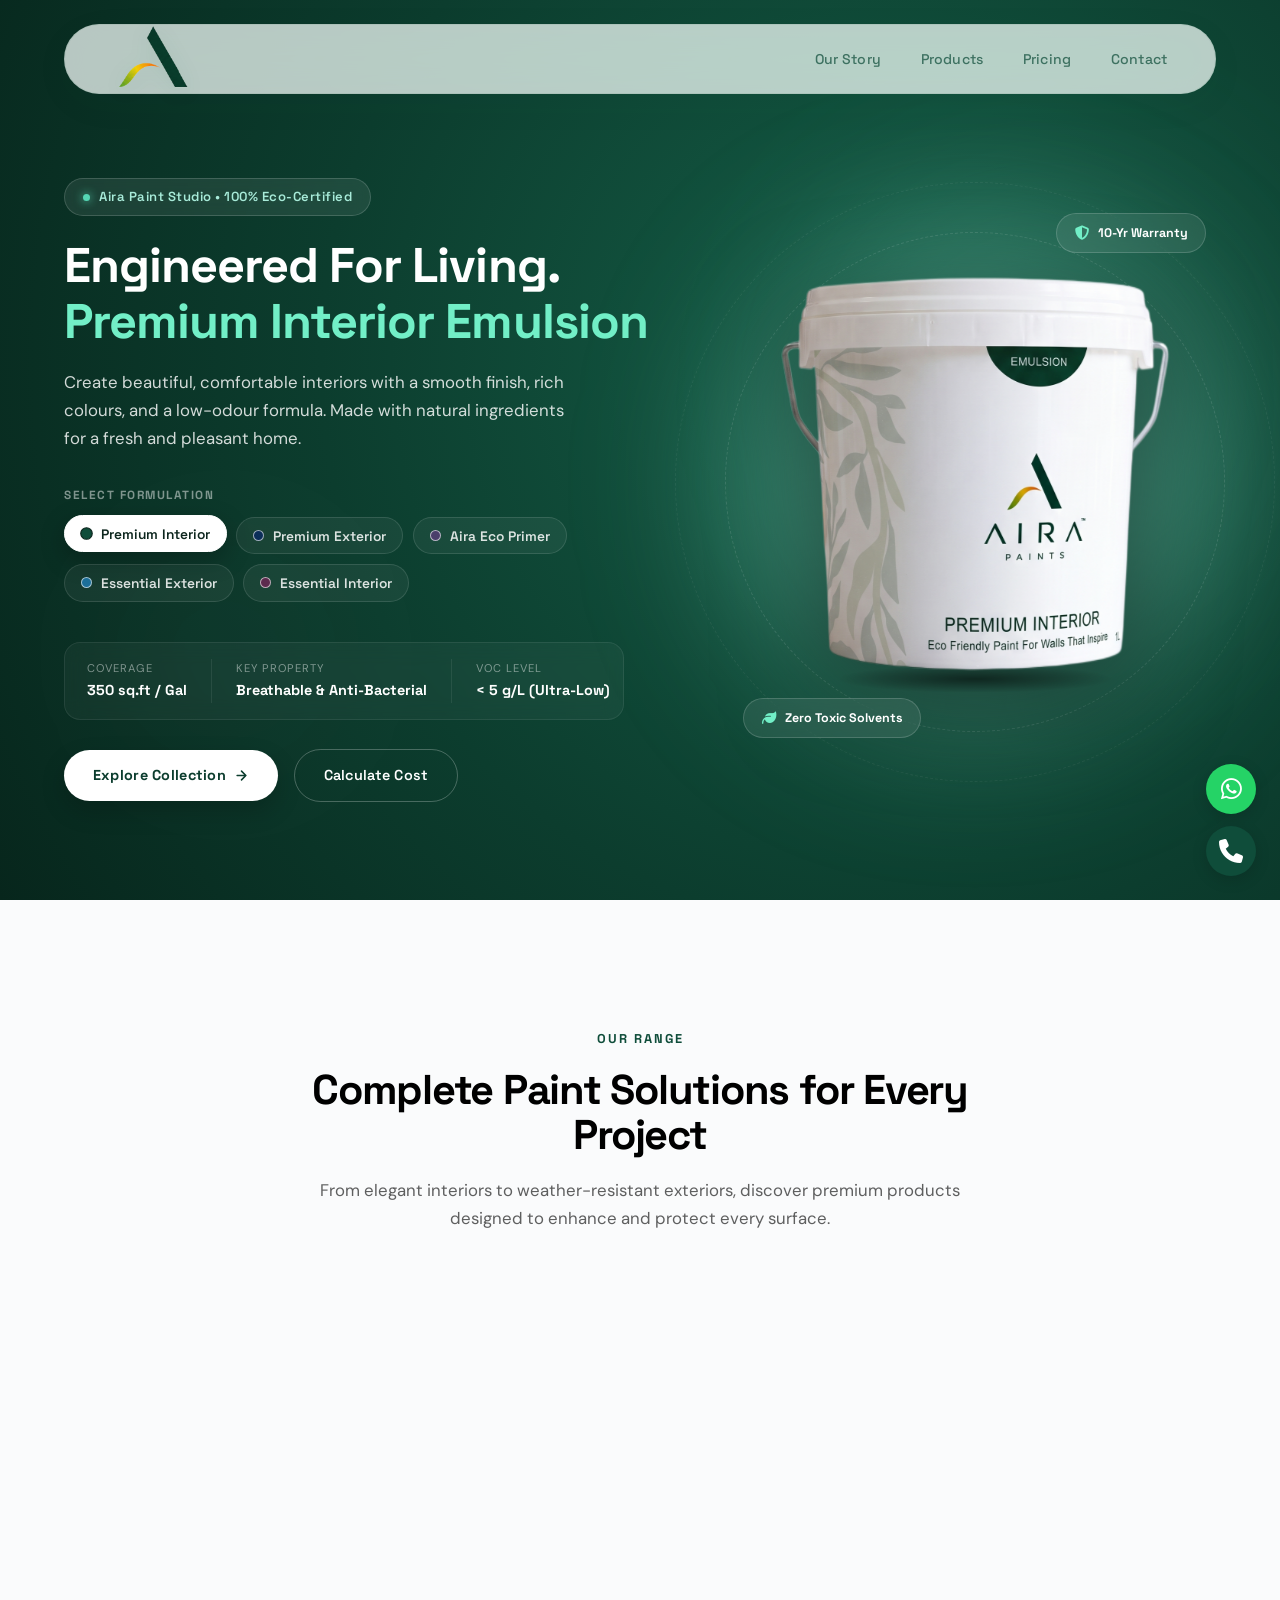
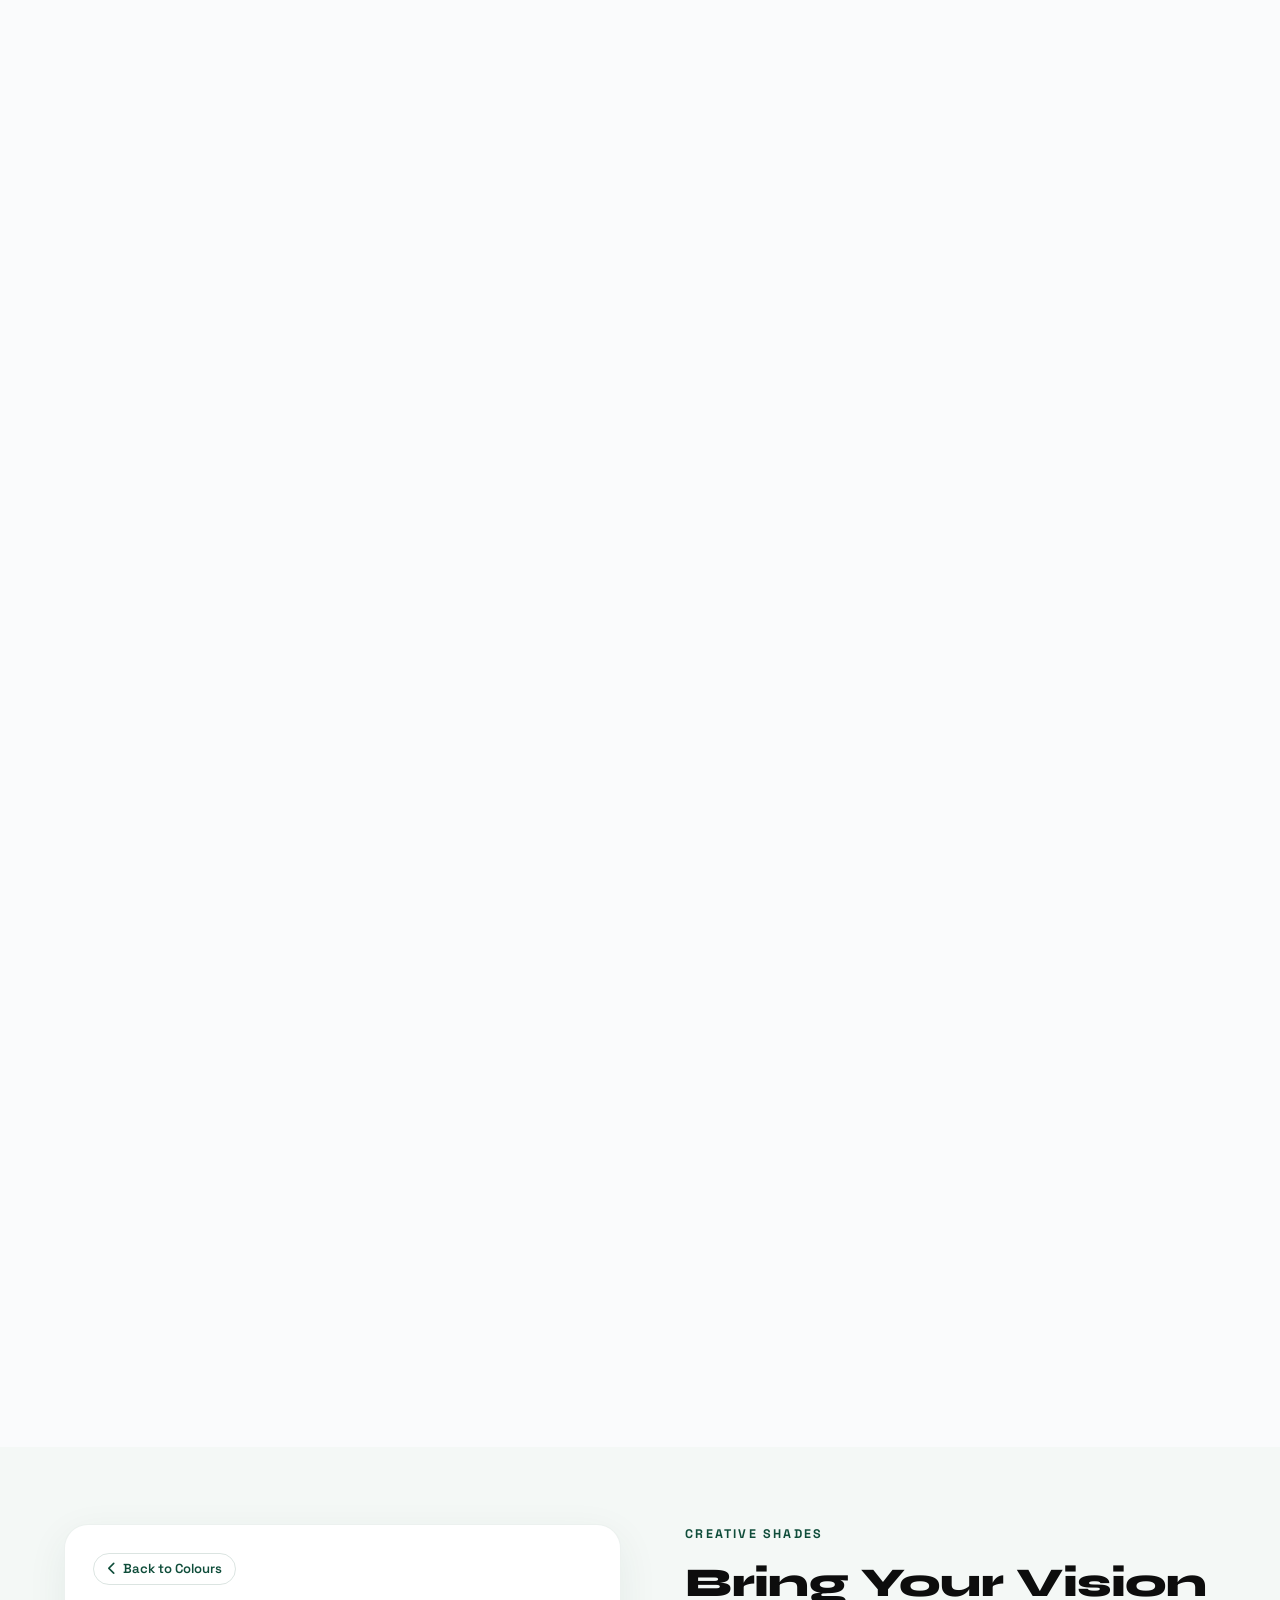
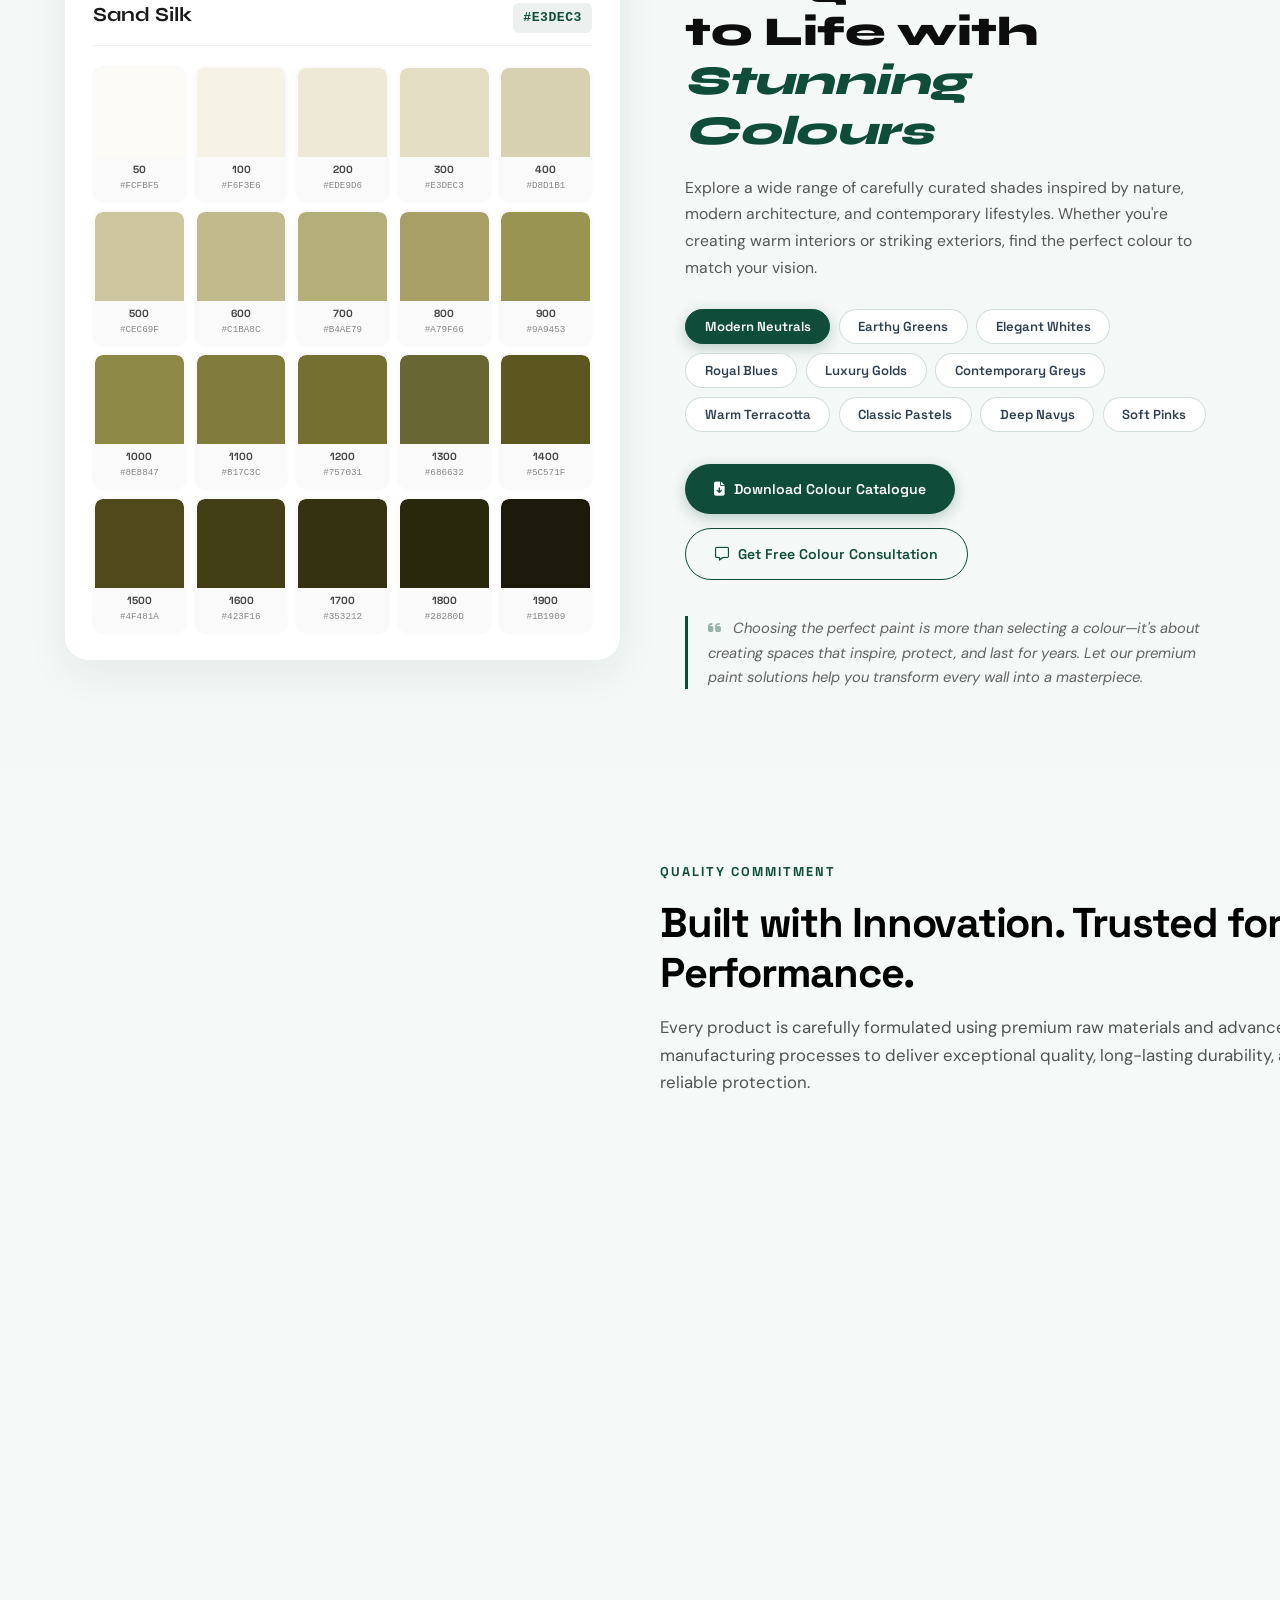
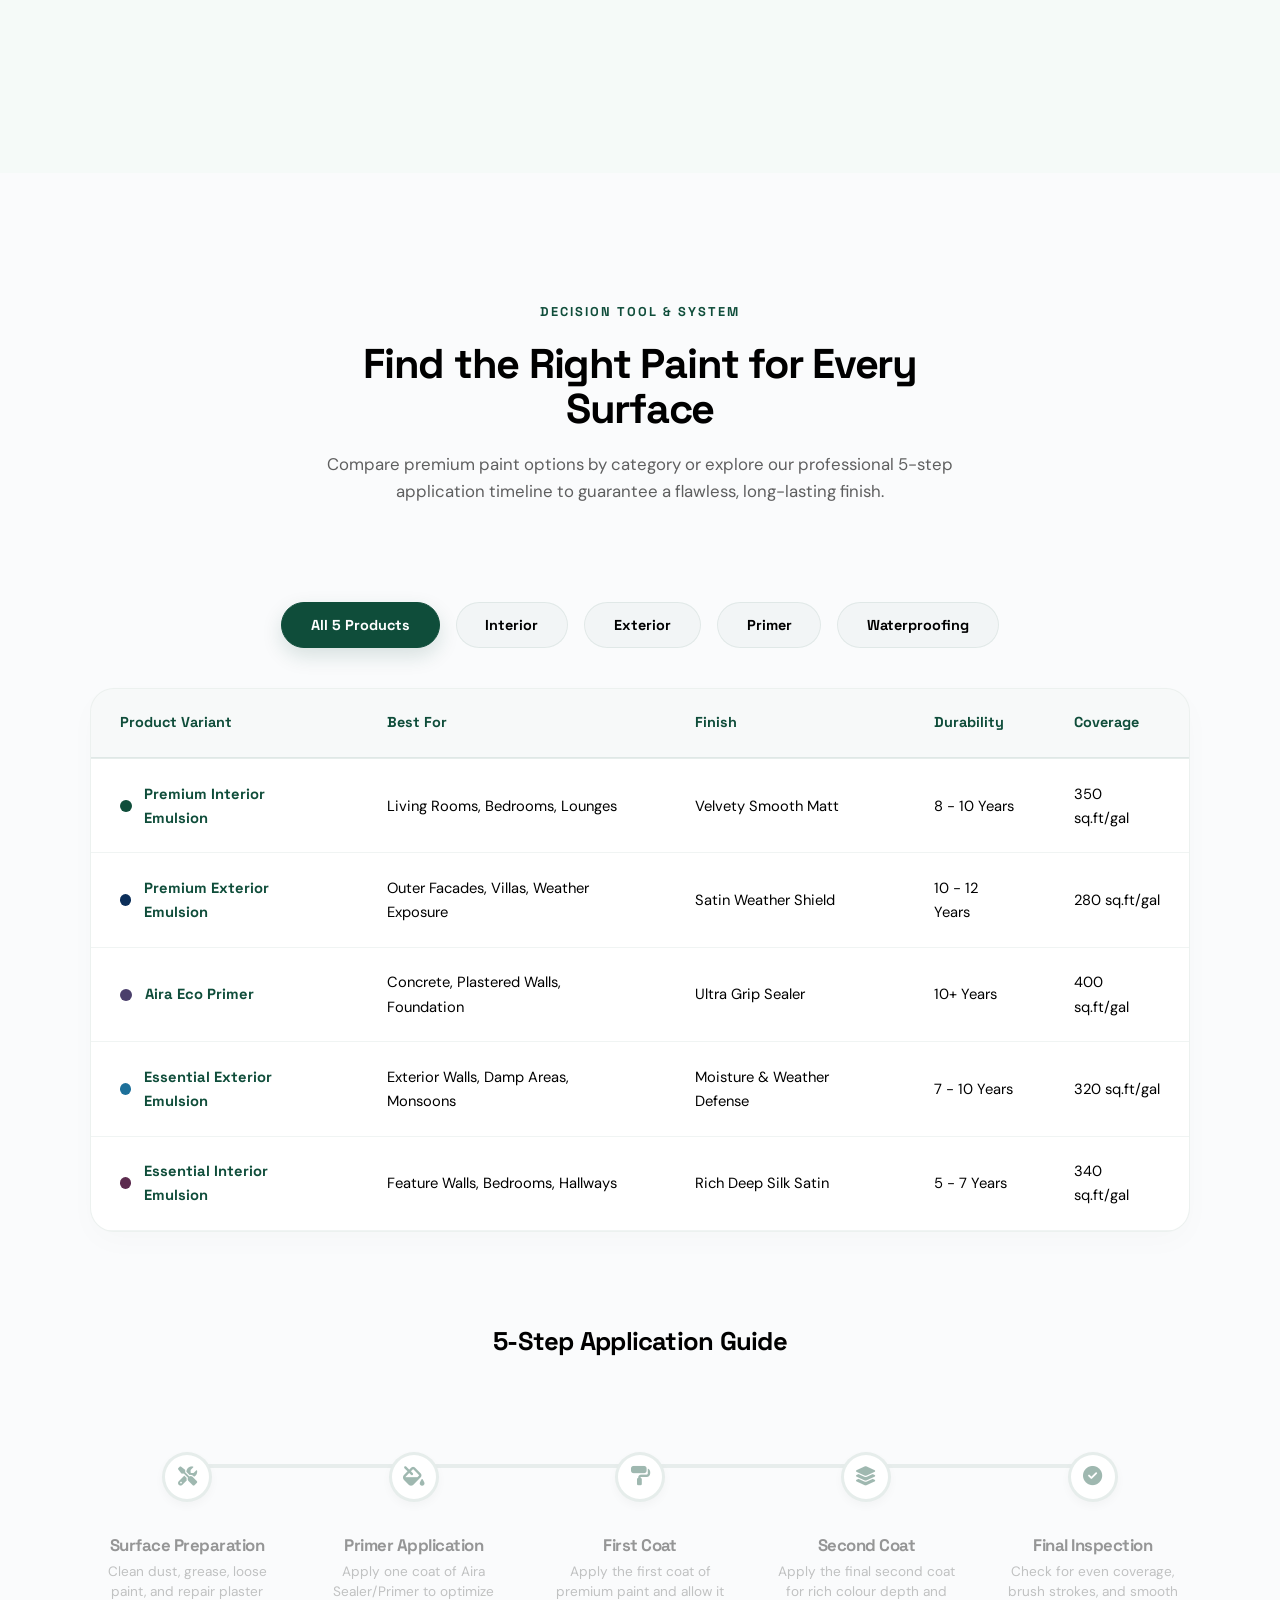
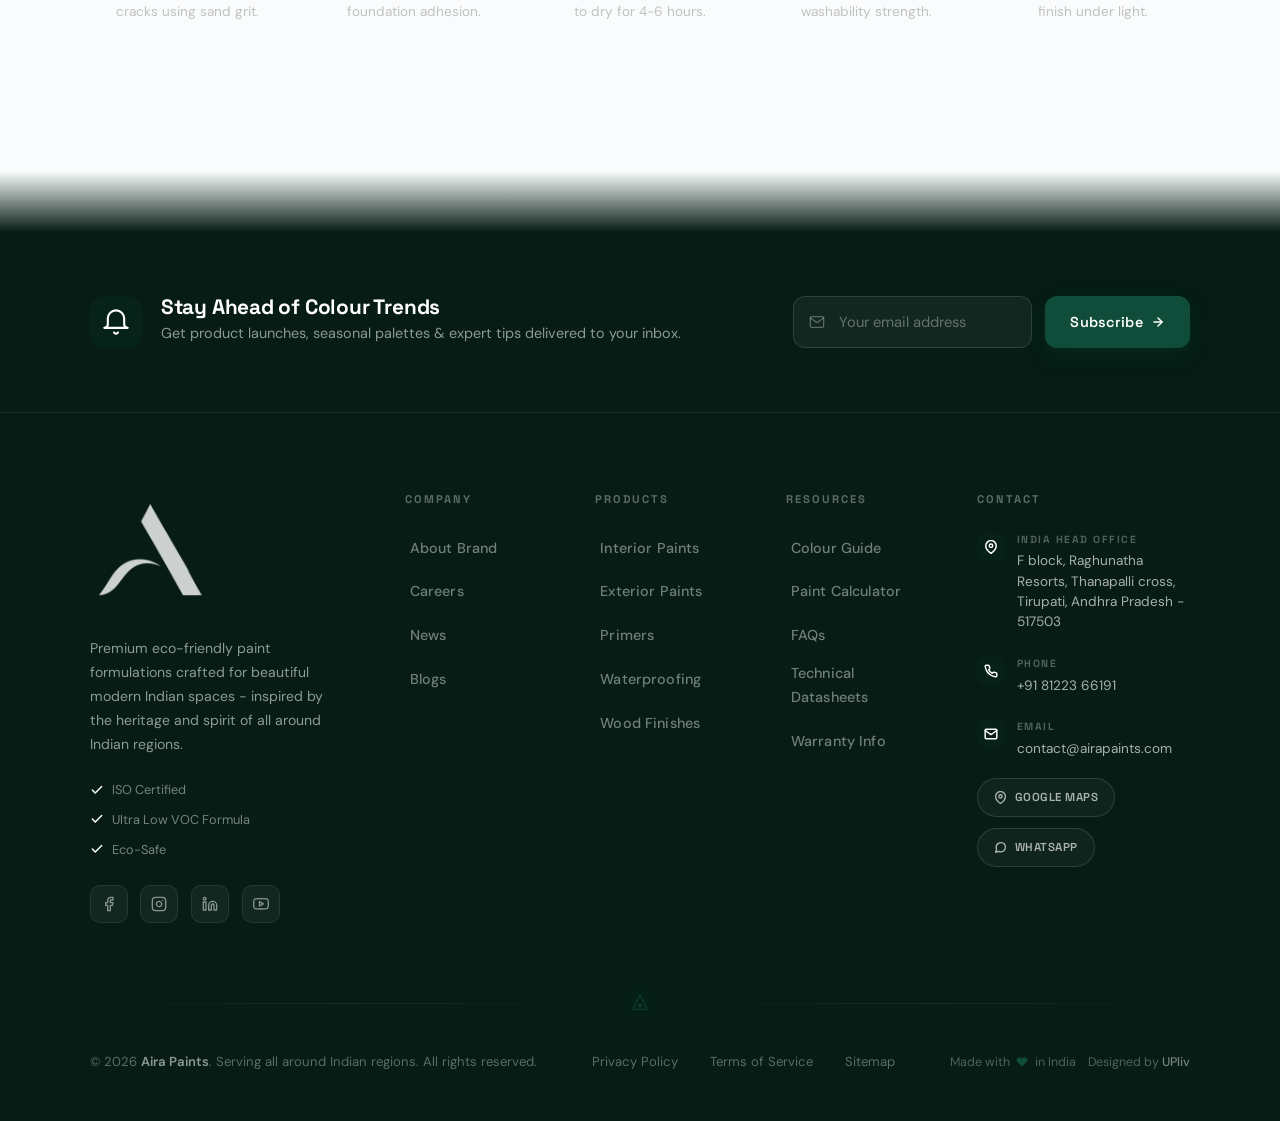
<file: product.html>
<!DOCTYPE html>
<html lang="en">

<head>
  <meta charset="UTF-8">
  <meta name="viewport" content="width=device-width, initial-scale=1.0">
  <title>Products | Aira Paints</title>
  <meta name="description"
    content="Explore premium eco-friendly paints, exterior weather shield emulsions, primers, and coatings designed for modern Indian spaces.">
  <meta name="google-site-verification" content="5pdi7kXiRsGgTwR4P0EEyLO2jndE5kmSibsUqjvOtas">
  <link rel="canonical" href="https://www.airapaints.com/product.html">
  <meta name="referrer" content="strict-origin-when-cross-origin">
  <meta http-equiv="X-Content-Type-Options" content="nosniff">
  <link rel="stylesheet" href="index.css?v=2.6">
  <link rel="stylesheet" href="product.css?v=2.7">
  <link rel="stylesheet" href="mobile.css?v=2.6">
  <link rel="icon" type="image/png" href="Aira_Favicon.png">
  <link rel="stylesheet" href="https://cdnjs.cloudflare.com/ajax/libs/font-awesome/6.5.1/css/all.min.css"
    crossorigin="anonymous">
</head>

<body>

  <!-- ===== BACKGROUND CANVAS ===== -->
  <div class="bg-canvas" id="bg-canvas" aria-hidden="true">
    <div class="organic-blob blob-1"></div>
    <div class="organic-blob blob-2"></div>
    <div class="organic-blob blob-3"></div>
  </div>

  <!-- ===== HEADER / NAV ===== -->
  <header id="site-header">
    <a href="index.html" class="logo" aria-label="Aira Paints Home">
      <img src="Aira Logo.png?v=2.0" alt="Aira Paints">
    </a>
    <nav aria-label="Main navigation">
      <ul>
        <li><a href="story.html">Our Story</a></li>
        <li><a href="product.html" class="active">Products</a></li>
        <li><a href="pricing.html">Pricing</a></li>
        <li><a href="contact.html">Contact</a></li>
      </ul>
    </nav>
    <button class="nav-hamburger" id="nav-hamburger" aria-label="Toggle menu" aria-expanded="false">
      <span></span><span></span><span></span>
    </button>
  </header>

  <!-- Mobile Nav Overlay & Drawer -->
  <div class="mobile-nav-overlay" id="mobile-nav-overlay"></div>
  <div class="mobile-nav-drawer" id="mobile-nav-drawer" role="dialog" aria-label="Mobile navigation">
    <button class="drawer-close" id="drawer-close" aria-label="Close menu">&times;</button>
    <div class="drawer-logo"><img src="Aira Logo.png?v=2.0" alt="Aira Paints"></div>
    <a href="story.html">Our Story</a>
    <a href="product.html" class="active">Products</a>
    <a href="pricing.html">Pricing</a>
    <a href="contact.html">Contact</a>
    <div class="drawer-divider"></div>
    <div class="drawer-cta">
      <a href="contact.html">Get a Free Quote</a>
      <a href="tel:+918122366191" class="secondary-cta">Call Us</a>
    </div>
  </div>

  <!-- ===== MAIN ===== -->
  <main>

    <!-- SECTION 01 — HERO SHOWCASE (GRID SPLIT REDESIGN) -->
    <section id="product-hero" class="ph-hero">

      <!-- Animated background glows -->
      <div class="ph-orb ph-orb-1" id="hero-glow-1" aria-hidden="true"></div>
      <div class="ph-orb ph-orb-2" aria-hidden="true"></div>

      <div class="ph-grid">

        <!-- ① CONTENT — left col desktop / top on mobile -->
        <div class="ph-content">
          <span class="ph-badge">
            <span class="ph-badge-dot"></span>
            Aira Paint Studio &bull; 100% Eco-Certified
          </span>
          <h1 class="ph-title">
            Engineered For Living.<br>
            <span class="ph-title-accent" id="stage-product-title">Premium Interior Emulsion</span>
          </h1>
          <p class="ph-desc" id="stage-product-desc">
            Create beautiful, comfortable interiors with a smooth finish, rich colours, and a low-odour formula. Made with natural ingredients for a fresh and pleasant home.
          </p>

          <!-- Formulation Pill Tabs -->
          <div class="ph-tabs" aria-label="Choose Paint Category">
            <span class="ph-tabs-label">Select Formulation</span>
            <div class="ph-tabs-row">

              <button class="palette-item active"
                data-color="#0F4D3A"
                data-image="images/products/Green Emulsion Front View1.png"
                data-glow="rgba(110, 198, 176, 0.55)"
                data-title="Premium Interior Emulsion"
                data-desc="Create beautiful, comfortable interiors with a smooth finish, rich colours, and a low-odour formula. Made with natural ingredients for a fresh and pleasant home."
                data-cov="350 sq.ft / Gal"
                data-res="Smooth Finish &amp; Low Odour"
                data-finish="Velvety Matt">
                <span class="palette-dot" style="background-color:#0F4D3A;"></span>
                <span class="palette-label">Premium Interior</span>
              </button>

              <button class="palette-item"
                data-color="#0B2E59"
                data-image="images/products/Dark Blue front View1.png"
                data-glow="rgba(58, 134, 255, 0.55)"
                data-title="Premium Exterior Emulsion"
                data-desc="Made to protect your walls from sunlight, rain, dust, and changing weather. A durable exterior paint that keeps your home looking fresh for longer."
                data-cov="280 sq.ft / Gal"
                data-res="Weather &amp; Rain Shield"
                data-finish="Satin Sheen">
                <span class="palette-dot" style="background-color:#0B2E59;"></span>
                <span class="palette-label">Premium Exterior</span>
              </button>

              <button class="palette-item"
                data-color="#4A3F6B"
                data-image="images/products/Voilate Emulsion Front view.png"
                data-glow="rgba(141, 123, 209, 0.55)"
                data-title="Aira Eco Primer"
                data-desc="A strong base for your walls that helps the paint stick better and last longer. It creates a smooth surface and prepares your walls for a beautiful finish."
                data-cov="400 sq.ft / Gal"
                data-res="Strong Base &amp; Adhesion"
                data-finish="Ultra Grip">
                <span class="palette-dot" style="background-color:#4A3F6B;"></span>
                <span class="palette-label">Aira Eco Primer</span>
              </button>

              <button class="palette-item"
                data-color="#1D709A"
                data-image="images/products/Sky Blue Front View1.png"
                data-glow="rgba(110, 198, 220, 0.55)"
                data-title="Essential Exterior Emulsion"
                data-desc="Reliable protection for exterior walls against moisture, dampness, and everyday weather. A practical choice for keeping your home protected."
                data-cov="320 sq.ft / Gal"
                data-res="Moisture &amp; Weather Defense"
                data-finish="Elastomeric">
                <span class="palette-dot" style="background-color:#1D709A;"></span>
                <span class="palette-label">Essential Exterior</span>
              </button>

              <button class="palette-item"
                data-color="#5C2B4E"
                data-image="images/products/Premire Front View1.png"
                data-glow="rgba(186, 85, 211, 0.55)"
                data-title="Essential Interior Emulsion"
                data-desc="Create beautiful feature walls and bedrooms with rich, deep colours and a smooth, elegant finish to your space."
                data-cov="340 sq.ft / Gal"
                data-res="Rich Deep Colors &amp; Sheen"
                data-finish="Silk Satin">
                <span class="palette-dot" style="background-color:#5C2B4E;"></span>
                <span class="palette-label">Essential Interior</span>
              </button>

            </div>
          </div>
        </div><!-- /ph-content -->

        <!-- ② VISUAL — right col desktop / center on mobile (naturally between content & footer) -->
        <div class="ph-visual">
          <div class="ph-img-glow" id="hero-can-glow" style="--glow-color: rgba(110,198,176,0.55)"></div>
          <div class="ph-img-ring"></div>
          <div class="ph-img-ring ph-img-ring-2"></div>
          <div class="ph-img-wrap">
            <img
              src="images/products/Green Emulsion Front View1.png"
              alt="Aira Paint Product"
              class="ph-img"
              id="hero-bucket-img">
            <div class="ph-img-shadow"></div>
          </div>
          <div class="ph-float-badge ph-badge-top">
            <i class="fa-solid fa-shield-halved"></i>
            <span>10-Yr Warranty</span>
          </div>
          <div class="ph-float-badge ph-badge-bottom">
            <i class="fa-solid fa-leaf"></i>
            <span>Zero Toxic Solvents</span>
          </div>
        </div><!-- /ph-visual -->

        <!-- ③ FOOTER — below content on desktop / bottom on mobile -->
        <div class="ph-footer">
          <div class="ph-specs">
            <div class="ph-spec">
              <span class="ph-spec-label">Coverage</span>
              <span class="ph-spec-val" id="stat-val-coverage">350 sq.ft / Gal</span>
            </div>
            <div class="ph-spec-divider"></div>
            <div class="ph-spec">
              <span class="ph-spec-label">Key Property</span>
              <span class="ph-spec-val" id="stat-val-features">Breathable &amp; Anti-Bacterial</span>
            </div>
            <div class="ph-spec-divider"></div>
            <div class="ph-spec">
              <span class="ph-spec-label">VOC Level</span>
              <span class="ph-spec-val">&lt; 5 g/L (Ultra-Low)</span>
            </div>
          </div>
          <div class="ph-ctas">
            <a href="#categories" class="btn btn-primary">
              <span>Explore Collection</span>
              <svg width="15" height="15" viewBox="0 0 24 24" fill="none" stroke="currentColor" stroke-width="2.5" stroke-linecap="round" stroke-linejoin="round">
                <path d="M5 12h14M12 5l7 7-7 7"/>
              </svg>
            </a>
            <a href="pricing.html" class="btn btn-secondary">
              <span>Calculate Cost</span>
            </a>
          </div>
        </div><!-- /ph-footer -->

      </div><!-- /ph-grid -->
    </section>


    <!-- SECTION 02 – PRODUCT CATEGORIES -->
    <section id="categories" class="product-categories-section">
      <div class="categories-container">

        <!-- Header -->
        <div class="categories-header">
          <span class="categories-eyebrow">OUR RANGE</span>
          <h2 class="categories-title">Complete Paint Solutions for Every Project</h2>
          <p class="categories-desc">
            From elegant interiors to weather-resistant exteriors, discover premium products designed to enhance and
            protect every surface.
          </p>
        </div>

        <!-- 3-Column Categories Grid -->
        <div class="categories-grid">

          <!-- Category 01: Premium Interior Emulsion -->
          <div class="category-card">
            <div class="card-visual">
              <img src="images/products/Green Emulsion Front View1.png" alt="Aira Premium Interior Paint Can" class="card-product-img">
              <div class="card-glow-bg" style="--glow-color: rgba(15, 77, 58, 0.15)"></div>
            </div>
            <div class="card-content">
              <div class="card-header-row">
                <h3 class="category-name">Premium Interior Emulsion</h3>
                <div class="category-icon-box" title="Interior"><i class="fa-solid fa-leaf"></i></div>
              </div>
              <p class="category-card-desc">
                Create beautiful, comfortable interiors with a smooth finish, rich colours, and a low-odour formula. Made with natural ingredients for a fresh and pleasant home.
              </p>

              <!-- Features checklist -->
              <div class="category-features-box">
                <span class="features-box-label">Key Features</span>
                <ul class="features-list">
                  <li><i class="fa-solid fa-circle-check"></i> Smooth Luxury Finish</li>
                  <li><i class="fa-solid fa-circle-check"></i> Superior Washability</li>
                  <li><i class="fa-solid fa-circle-check"></i> Ultra Low VOC Formula</li>
                  <li><i class="fa-solid fa-circle-check"></i> Rich Colour Retention</li>
                  <li><i class="fa-solid fa-circle-check"></i> Easy Maintenance</li>
                </ul>
              </div>

              <a href="pricing.html" class="btn btn-secondary card-explore-btn">
                <span>View Collection</span>
                <svg width="14" height="14" viewBox="0 0 24 24" fill="none" stroke="currentColor" stroke-width="2.5"
                  stroke-linecap="round" stroke-linejoin="round">
                  <line x1="5" y1="12" x2="19" y2="12" />
                  <polyline points="12 5 19 12 12 19" />
                </svg>
              </a>
            </div>
          </div>

          <!-- Category 02: Premium Exterior Emulsion -->
          <div class="category-card">
            <div class="card-visual">
              <img src="images/products/Dark Blue front View1.png" alt="Aira Premium Exterior Paint Can" class="card-product-img">
              <div class="card-glow-bg" style="--glow-color: rgba(11, 46, 89, 0.15)"></div>
            </div>
            <div class="card-content">
              <div class="card-header-row">
                <h3 class="category-name">Premium Exterior Emulsion</h3>
                <div class="category-icon-box" title="Exterior"><i class="fa-solid fa-cloud-sun-rain"></i></div>
              </div>
              <p class="category-card-desc">
                Made to protect your walls from sunlight, rain, dust, and changing weather. A durable exterior paint that keeps your home looking fresh for longer.
              </p>

              <!-- Features checklist -->
              <div class="category-features-box">
                <span class="features-box-label">Key Features</span>
                <ul class="features-list">
                  <li><i class="fa-solid fa-circle-check"></i> Advanced UV Shield</li>
                  <li><i class="fa-solid fa-circle-check"></i> 100% Water Resistant</li>
                  <li><i class="fa-solid fa-circle-check"></i> Crack & Dust Resistance</li>
                  <li><i class="fa-solid fa-circle-check"></i> Anti-Algae Barrier</li>
                  <li><i class="fa-solid fa-circle-check"></i> Heavy Monsoon Shield</li>
                </ul>
              </div>

              <a href="pricing.html" class="btn btn-secondary card-explore-btn">
                <span>View Collection</span>
                <svg width="14" height="14" viewBox="0 0 24 24" fill="none" stroke="currentColor" stroke-width="2.5"
                  stroke-linecap="round" stroke-linejoin="round">
                  <line x1="5" y1="12" x2="19" y2="12" />
                  <polyline points="12 5 19 12 12 19" />
                </svg>
              </a>
            </div>
          </div>

          <!-- Category 03: Aira Eco Primer -->
          <div class="category-card">
            <div class="card-visual">
              <img src="images/products/Voilate Emulsion Front view.png" alt="Aira Primer Can" class="card-product-img">
              <div class="card-glow-bg" style="--glow-color: rgba(74, 63, 107, 0.15)"></div>
            </div>
            <div class="card-content">
              <div class="card-header-row">
                <h3 class="category-name">Aira Eco Primer</h3>
                <div class="category-icon-box" title="Primers"><i class="fa-solid fa-brush"></i></div>
              </div>
              <p class="category-card-desc">
                A strong base for your walls that helps the paint stick better and last longer. It creates a smooth surface and prepares your walls for a beautiful finish.
              </p>

              <!-- Features checklist -->
              <div class="category-features-box">
                <span class="features-box-label">Key Features</span>
                <ul class="features-list">
                  <li><i class="fa-solid fa-circle-check"></i> High Binding Power</li>
                  <li><i class="fa-solid fa-circle-check"></i> Enhanced Paint Coverage</li>
                  <li><i class="fa-solid fa-circle-check"></i> Alkalinity & Alkali Lock</li>
                  <li><i class="fa-solid fa-circle-check"></i> Extended Topcoat Life</li>
                </ul>
              </div>

              <a href="pricing.html" class="btn btn-secondary card-explore-btn">
                <span>View Collection</span>
                <svg width="14" height="14" viewBox="0 0 24 24" fill="none" stroke="currentColor" stroke-width="2.5"
                  stroke-linecap="round" stroke-linejoin="round">
                  <line x1="5" y1="12" x2="19" y2="12" />
                  <polyline points="12 5 19 12 12 19" />
                </svg>
              </a>
            </div>
          </div>

          <!-- Category 04: Essential Exterior Emulsion -->
          <div class="category-card">
            <div class="card-visual">
              <img src="images/products/Sky Blue Front View1.png" alt="Aira Essential Exterior Paint Can" class="card-product-img">
              <div class="card-glow-bg" style="--glow-color: rgba(29, 112, 154, 0.15)"></div>
            </div>
            <div class="card-content">
              <div class="card-header-row">
                <h3 class="category-name">Essential Exterior Emulsion</h3>
                <div class="category-icon-box" title="Waterproofing"><i class="fa-solid fa-droplet-slash"></i></div>
              </div>
              <p class="category-card-desc">
                Reliable protection for exterior walls against moisture, dampness, and everyday weather. A practical choice for keeping your home protected.
              </p>

              <!-- Features checklist -->
              <div class="category-features-box">
                <span class="features-box-label">Key Features</span>
                <ul class="features-list">
                  <li><i class="fa-solid fa-circle-check"></i> Hydro-Lock Leak Guard</li>
                  <li><i class="fa-solid fa-circle-check"></i> Anti-Dampness Membrane</li>
                  <li><i class="fa-solid fa-circle-check"></i> Micro-Crack Sealer</li>
                  <li><i class="fa-solid fa-circle-check"></i> Terrace & Wall Guard</li>
                </ul>
              </div>

              <a href="pricing.html" class="btn btn-secondary card-explore-btn">
                <span>View Collection</span>
                <svg width="14" height="14" viewBox="0 0 24 24" fill="none" stroke="currentColor" stroke-width="2.5"
                  stroke-linecap="round" stroke-linejoin="round">
                  <line x1="5" y1="12" x2="19" y2="12" />
                  <polyline points="12 5 19 12 12 19" />
                </svg>
              </a>
            </div>
          </div>

          <!-- Category 05: Essential Interior Emulsion -->
          <div class="category-card">
            <div class="card-visual">
              <img src="images/products/Premire Front View1.png" alt="Aira Essential Interior Paint Can" class="card-product-img">
              <div class="card-glow-bg" style="--glow-color: rgba(92, 43, 78, 0.15)"></div>
            </div>
            <div class="card-content">
              <div class="card-header-row">
                <h3 class="category-name">Essential Interior Emulsion</h3>
                <div class="category-icon-box" title="Accent"><i class="fa-solid fa-wand-magic-sparkles"></i></div>
              </div>
              <p class="category-card-desc">
                Create beautiful feature walls and bedrooms with rich, deep colours and a smooth, elegant finish to your space.
              </p>

              <!-- Features checklist -->
              <div class="category-features-box">
                <span class="features-box-label">Key Features</span>
                <ul class="features-list">
                  <li><i class="fa-solid fa-circle-check"></i> Deep Velvet Sheen</li>
                  <li><i class="fa-solid fa-circle-check"></i> Stain Resistant Finish</li>
                  <li><i class="fa-solid fa-circle-check"></i> Premium Pigment Lock</li>
                  <li><i class="fa-solid fa-circle-check"></i> Odourless Application</li>
                </ul>
              </div>

              <a href="pricing.html" class="btn btn-secondary card-explore-btn">
                <span>View Collection</span>
                <svg width="14" height="14" viewBox="0 0 24 24" fill="none" stroke="currentColor" stroke-width="2.5"
                  stroke-linecap="round" stroke-linejoin="round">
                  <line x1="5" y1="12" x2="19" y2="12" />
                  <polyline points="12 5 19 12 12 19" />
                </svg>
              </a>
            </div>
          </div>

        </div>
      </div>
    </section>


    <!-- ============================================================
         SECTION 02b — CREATIVE SHADES COLOUR PALETTE
         ============================================================ -->
    <section id="colour-palette" class="colour-palette-section" aria-label="Creative Shades Colour Palette">
      <div class="cp-container">

        <!-- LEFT: Swatch Panel -->
        <div class="cp-left">
          <div class="cp-back-bar">
            <button class="cp-back-btn" id="cp-back-btn" aria-label="Back to colour families">
              <i class="fa-solid fa-chevron-left"></i> Back to Colours
            </button>
          </div>

          <!-- Palette name + hex (shown when a swatch card is active) -->
          <div class="cp-palette-title-wrap" id="cp-palette-title-wrap">
            <p class="cp-palette-name" id="cp-palette-name">Sand Silk</p>
            <p class="cp-palette-hex" id="cp-palette-hex">#E3DEC3</p>
          </div>

          <!-- Shade grid -->
          <div class="cp-swatches-grid" id="cp-swatches-grid" role="list" aria-label="Colour shades"></div>
        </div>

        <!-- RIGHT: Info + Category Tabs -->
        <div class="cp-right">
          <span class="cp-eyebrow">Creative Shades</span>
          <h2 class="cp-title">Bring Your Vision to Life with<br><em>Stunning Colours</em></h2>
          <p class="cp-desc">Explore a wide range of carefully curated shades inspired by nature, modern architecture, and contemporary lifestyles. Whether you're creating warm interiors or striking exteriors, find the perfect colour to match your vision.</p>

          <!-- Category filter chips -->
          <div class="cp-tags" id="cp-tags" role="tablist" aria-label="Colour families">
            <button class="cp-tag active" data-family="modern-neutrals"    role="tab" aria-selected="true">Modern Neutrals</button>
            <button class="cp-tag"        data-family="earthy-greens"      role="tab" aria-selected="false">Earthy Greens</button>
            <button class="cp-tag"        data-family="elegant-whites"     role="tab" aria-selected="false">Elegant Whites</button>
            <button class="cp-tag"        data-family="royal-blues"        role="tab" aria-selected="false">Royal Blues</button>
            <button class="cp-tag"        data-family="luxury-golds"       role="tab" aria-selected="false">Luxury Golds</button>
            <button class="cp-tag"        data-family="contemporary-greys" role="tab" aria-selected="false">Contemporary Greys</button>
            <button class="cp-tag"        data-family="warm-terracotta"    role="tab" aria-selected="false">Warm Terracotta</button>
            <button class="cp-tag"        data-family="classic-pastels"    role="tab" aria-selected="false">Classic Pastels</button>
            <button class="cp-tag"        data-family="deep-navys"         role="tab" aria-selected="false">Deep Navys</button>
            <button class="cp-tag"        data-family="soft-pinks"         role="tab" aria-selected="false">Soft Pinks</button>
          </div>

          <!-- CTAs -->
          <div class="cp-ctas">
            <a href="contact.html" class="cp-cta-primary">
              <i class="fa-solid fa-file-arrow-down"></i>
              Download Colour Catalogue
            </a>
            <a href="contact.html" class="cp-cta-secondary">
              <i class="fa-regular fa-message"></i>
              Get Free Colour Consultation
            </a>
          </div>

          <!-- Quote -->
          <blockquote class="cp-quote">
            <i class="fa-solid fa-quote-left cp-quote-icon"></i>
            Choosing the perfect paint is more than selecting a colour—it's about creating spaces that inspire, protect, and last for years. Let our premium paint solutions help you transform every wall into a masterpiece.
          </blockquote>
        </div>

      </div>
    </section><!-- /colour-palette -->


    <!-- SECTION 03 – WHY OUR PRODUCTS STAND OUT -->
    <section id="standout" class="product-standout-section">
      <!-- Subtle animated background graphics -->
      <div class="standout-bg-shapes" aria-hidden="true">
        <div class="floating-shape shape-orb-1"></div>
        <div class="floating-shape shape-orb-2"></div>
        <div class="floating-shape shape-orb-3"></div>
      </div>

      <div class="standout-container">

        <!-- Left Side: Large Product Image Showcase -->
        <div class="standout-left">
          <div class="standout-image-wrapper">
            <!-- Animated decorative elements around the image -->
            <div class="standout-ring-decor"></div>
            <div class="standout-glow-back"></div>

            <img src="Green InnovationSecimage.png" alt="Aira Premium Product Formulation" class="standout-main-img">

            <!-- Stage/Reflection base -->
            <div class="standout-stage-base"></div>
          </div>
        </div>

        <!-- Right Side: Section Title & Interactive Feature Cards -->
        <div class="standout-right">
          <div class="standout-header"><br><br><br>
            <span class="standout-eyebrow">QUALITY COMMITMENT</span>
            <h2 class="standout-title">Built with Innovation. Trusted for Performance.</h2>
            <p class="standout-desc">
              Every product is carefully formulated using premium raw materials and advanced manufacturing processes to
              deliver exceptional quality, long-lasting durability, and reliable protection.
            </p>
          </div>

          <!-- Feature Cards Grid (2-column layout on desktop) -->
          <div class="standout-features-grid">

            <!-- Card 01 -->
            <div class="standout-feature-card">
              <div class="feature-card-icon"><i class="fa-solid fa-expand"></i></div>
              <div class="feature-card-body">
                <h3>Superior Coverage</h3>
                <p>Fewer coats, better results, and greater value for every project.</p>
              </div>
            </div>

            <!-- Card 02 -->
            <div class="standout-feature-card">
              <div class="feature-card-icon"><i class="fa-solid fa-leaf"></i></div>
              <div class="feature-card-body">
                <h3>Eco-Friendly Formula</h3>
                <p>Ultra Low VOC products designed for healthier indoor environments.</p>
              </div>
            </div>

            <!-- Card 03 -->
            <div class="standout-feature-card">
              <div class="feature-card-icon"><i class="fa-solid fa-wand-magic-sparkles"></i></div>
              <div class="feature-card-body">
                <h3>Long Lasting Colours</h3>
                <p>Fade-resistant pigments keep walls looking fresh for years.</p>
              </div>
            </div>

            <!-- Card 04 -->
            <div class="standout-feature-card">
              <div class="feature-card-icon"><i class="fa-solid fa-cloud-sun-rain"></i></div>
              <div class="feature-card-body">
                <h3>Weather Resistant</h3>
                <p>Designed to withstand extreme heat, rain, and humidity.</p>
              </div>
            </div>

            <!-- Card 05 -->
            <div class="standout-feature-card">
              <div class="feature-card-icon"><i class="fa-solid fa-circle-nodes"></i></div>
              <div class="feature-card-body">
                <h3>Smooth Finish</h3>
                <p>Elegant finishes that enhance modern interiors and exteriors.</p>
              </div>
            </div>

            <!-- Card 06 -->
            <div class="standout-feature-card">
              <div class="feature-card-icon"><i class="fa-solid fa-shield-halved"></i></div>
              <div class="feature-card-body">
                <h3>Reliable Protection</h3>
                <p>Protects surfaces against peeling, cracks, moisture, and stains.</p>
              </div>
            </div>
            <br><br><br>
          </div>
        </div>

      </div>
    </section>

    <!-- SECTION 04 – PRODUCT COMPARISON & APPLICATION GUIDE -->
    <section id="comparison-guide" class="product-comparison-section">
      <div class="comparison-guide-container">
        
        <!-- Header -->
        <div class="comparison-header">
          <span class="comparison-eyebrow">DECISION TOOL & SYSTEM</span>
          <h2 class="comparison-title">Find the Right Paint for Every Surface</h2>
          <p class="comparison-desc">
            Compare premium paint options by category or explore our professional 5-step application timeline to guarantee a flawless, long-lasting finish.
          </p>
        </div>

        <!-- Part A: Interactive Comparison Table -->
        <div class="comparison-table-wrapper">
          
          <!-- Category Tabs -->
          <div class="comparison-tabs" role="tablist" aria-label="Product categories comparison">
            <button class="tab-btn active" role="tab" aria-selected="true" data-target="panel-all">All 5 Products</button>
            <button class="tab-btn" role="tab" aria-selected="false" data-target="panel-interior">Interior</button>
            <button class="tab-btn" role="tab" aria-selected="false" data-target="panel-exterior">Exterior</button>
            <button class="tab-btn" role="tab" aria-selected="false" data-target="panel-primer">Primer</button>
            <button class="tab-btn" role="tab" aria-selected="false" data-target="panel-waterproofing">Waterproofing</button>
          </div>

          <!-- Table Container -->
          <div class="table-container-outer">
            <table class="comparison-table">
              <thead>
                <tr>
                  <th>Product Variant</th>
                  <th>Best For</th>
                  <th>Finish</th>
                  <th>Durability</th>
                  <th>Coverage</th>
                </tr>
              </thead>
              
              <!-- Tab Panel 00: All 5 Products -->
              <tbody id="panel-all" class="table-panel active" role="tabpanel">
                <tr>
                  <td><div class="prod-variant-name"><span class="swatch-color" style="background: #0F4D3A;"></span>Premium Interior Emulsion</div></td>
                  <td>Living Rooms, Bedrooms, Lounges</td>
                  <td>Velvety Smooth Matt</td>
                  <td>8 - 10 Years</td>
                  <td>350 sq.ft/gal</td>
                </tr>
                <tr>
                  <td><div class="prod-variant-name"><span class="swatch-color" style="background: #0B2E59;"></span>Premium Exterior Emulsion</div></td>
                  <td>Outer Facades, Villas, Weather Exposure</td>
                  <td>Satin Weather Shield</td>
                  <td>10 - 12 Years</td>
                  <td>280 sq.ft/gal</td>
                </tr>
                <tr>
                  <td><div class="prod-variant-name"><span class="swatch-color" style="background: #4A3F6B;"></span>Aira Eco Primer</div></td>
                  <td>Concrete, Plastered Walls, Foundation</td>
                  <td>Ultra Grip Sealer</td>
                  <td>10+ Years</td>
                  <td>400 sq.ft/gal</td>
                </tr>
                <tr>
                  <td><div class="prod-variant-name"><span class="swatch-color" style="background: #1D709A;"></span>Essential Exterior Emulsion</div></td>
                  <td>Exterior Walls, Damp Areas, Monsoons</td>
                  <td>Moisture &amp; Weather Defense</td>
                  <td>7 - 10 Years</td>
                  <td>320 sq.ft/gal</td>
                </tr>
                <tr>
                  <td><div class="prod-variant-name"><span class="swatch-color" style="background: #5C2B4E;"></span>Essential Interior Emulsion</div></td>
                  <td>Feature Walls, Bedrooms, Hallways</td>
                  <td>Rich Deep Silk Satin</td>
                  <td>5 - 7 Years</td>
                  <td>340 sq.ft/gal</td>
                </tr>
              </tbody>

              <!-- Tab Panel 01: Interior -->
              <tbody id="panel-interior" class="table-panel" role="tabpanel">
                <tr>
                  <td><div class="prod-variant-name"><span class="swatch-color" style="background: #0F4D3A;"></span>Premium Interior Emulsion</div></td>
                  <td>Living Rooms, Master Bedrooms</td>
                  <td>Velvety Smooth Matt</td>
                  <td>8 - 10 Years</td>
                  <td>350 sq.ft/gal</td>
                </tr>
                <tr>
                  <td><div class="prod-variant-name"><span class="swatch-color" style="background: #5C2B4E;"></span>Essential Interior Emulsion</div></td>
                  <td>Feature Walls, Dining, Hallways</td>
                  <td>Rich Deep Silk Satin</td>
                  <td>5 - 7 Years</td>
                  <td>340 sq.ft/gal</td>
                </tr>
              </tbody>

              <!-- Tab Panel 02: Exterior -->
              <tbody id="panel-exterior" class="table-panel" role="tabpanel">
                <tr>
                  <td><div class="prod-variant-name"><span class="swatch-color" style="background: #0B2E59;"></span>Premium Exterior Emulsion</div></td>
                  <td>Outer Facades, Bungalows &amp; Villas</td>
                  <td>Satin Weather Shield</td>
                  <td>10 - 12 Years</td>
                  <td>280 sq.ft/gal</td>
                </tr>
                <tr>
                  <td><div class="prod-variant-name"><span class="swatch-color" style="background: #1D709A;"></span>Essential Exterior Emulsion</div></td>
                  <td>Exterior Walls, High-Rainfall Walls</td>
                  <td>Moisture &amp; Weather Defense</td>
                  <td>7 - 10 Years</td>
                  <td>320 sq.ft/gal</td>
                </tr>
              </tbody>

              <!-- Tab Panel 03: Primer -->
              <tbody id="panel-primer" class="table-panel" role="tabpanel">
                <tr>
                  <td><div class="prod-variant-name"><span class="swatch-color" style="background: #4A3F6B;"></span>Aira Eco Primer</div></td>
                  <td>Concrete, Fresh Plaster, Anchorage</td>
                  <td>Ultra Grip Base Seal</td>
                  <td>10+ Years</td>
                  <td>400 sq.ft/gal</td>
                </tr>
              </tbody>

              <!-- Tab Panel 04: Waterproofing -->
              <tbody id="panel-waterproofing" class="table-panel" role="tabpanel">
                <tr>
                  <td><div class="prod-variant-name"><span class="swatch-color" style="background: #1D709A;"></span>Essential Exterior Emulsion</div></td>
                  <td>Wet Walls, Damp Surfaces, Balconies</td>
                  <td>Moisture &amp; Weather Defense</td>
                  <td>7 - 10 Years</td>
                  <td>320 sq.ft/gal</td>
                </tr>
                <tr>
                  <td><div class="prod-variant-name"><span class="swatch-color" style="background: #0B2E59;"></span>Premium Exterior Emulsion</div></td>
                  <td>Terraces, Weather Facades, Monsoon Walls</td>
                  <td>Satin Weather Shield</td>
                  <td>10 - 12 Years</td>
                  <td>280 sq.ft/gal</td>
                </tr>
              </tbody>
            </table>
          </div>
        </div>

        <!-- Part B: Application Process -->
        <div class="application-process-wrapper">
          <h3 class="process-section-title">5-Step Application Guide</h3>
          
          <div class="timeline-container">
            <!-- Animated connecting line in the background -->
            <div class="timeline-track" aria-hidden="true">
              <div class="timeline-fill" id="timeline-scroll-fill"></div>
            </div>

            <!-- Step 01 -->
            <div class="timeline-step">
              <div class="step-badge" aria-label="Step 1"><i class="fa-solid fa-screwdriver-wrench"></i></div>
              <div class="step-content">
                <h4>Surface Preparation</h4>
                <p>Clean dust, grease, loose paint, and repair plaster cracks using sand grit.</p>
              </div>
            </div>

            <!-- Step 02 -->
            <div class="timeline-step">
              <div class="step-badge" aria-label="Step 2"><i class="fa-solid fa-fill-drip"></i></div>
              <div class="step-content">
                <h4>Primer Application</h4>
                <p>Apply one coat of Aira Sealer/Primer to optimize foundation adhesion.</p>
              </div>
            </div>

            <!-- Step 03 -->
            <div class="timeline-step">
              <div class="step-badge" aria-label="Step 3"><i class="fa-solid fa-paint-roller"></i></div>
              <div class="step-content">
                <h4>First Coat</h4>
                <p>Apply the first coat of premium paint and allow it to dry for 4-6 hours.</p>
              </div>
            </div>

            <!-- Step 04 -->
            <div class="timeline-step">
              <div class="step-badge" aria-label="Step 4"><i class="fa-solid fa-layer-group"></i></div>
              <div class="step-content">
                <h4>Second Coat</h4>
                <p>Apply the final second coat for rich colour depth and washability strength.</p>
              </div>
            </div>

            <!-- Step 05 -->
            <div class="timeline-step">
              <div class="step-badge" aria-label="Step 5"><i class="fa-solid fa-circle-check"></i></div>
              <div class="step-content">
                <h4>Final Inspection</h4>
                <p>Check for even coverage, brush strokes, and smooth finish under light.</p>
              </div>
            </div>

          </div>
        </div>

      </div>
    </section>


  </main>

  <!-- - FOOTER - -->
  <footer class="site-footer" id="site-footer" aria-label="Site footer">

    <!-- Decorative top fade -->
    <div class="footer-top-fade" aria-hidden="true"></div>

    <!-- - Newsletter Strip - -->
    <div class="footer-newsletter">
      <div class="newsletter-inner">
        <div class="newsletter-content">
          <div class="newsletter-icon" aria-hidden="true">
            <svg width="28" height="28" viewBox="0 0 24 24" fill="none" stroke="currentColor" stroke-width="1.8"
              stroke-linecap="round" stroke-linejoin="round">
              <path d="M22 17H2a3 3 0 0 0 3-3V9a7 7 0 0 1 14 0v5a3 3 0 0 0 3 3z" />
              <path d="M10.3 21a1.94 1.94 0 0 0 3.4 0" />
            </svg>
          </div>
          <div>
            <h3>Stay Ahead of Colour Trends</h3>
            <p>Get product launches, seasonal palettes &amp; expert tips delivered to your inbox.</p>
          </div>
        </div>
        <form class="newsletter-form" id="newsletter-form" onsubmit="event.preventDefault(); 
                        document.getElementById('nl-success').style.display='flex';
                        this.style.display='none';">
          <div class="nl-input-wrap">
            <svg width="16" height="16" viewBox="0 0 24 24" fill="none" stroke="currentColor" stroke-width="2"
              stroke-linecap="round" stroke-linejoin="round" aria-hidden="true">
              <path d="M4 4h16c1.1 0 2 .9 2 2v12c0 1.1-.9 2-2 2H4c-1.1 0-2-.9-2-2V6c0-1.1.9-2 2-2z" />
              <polyline points="22,6 12,13 2,6" />
            </svg>
            <input type="email" required placeholder="Your email address" aria-label="Email address for newsletter">
          </div>
          <button type="submit" class="btn btn-primary nl-btn">
            <span>Subscribe</span>
            <svg width="14" height="14" viewBox="0 0 24 24" fill="none" stroke="currentColor" stroke-width="2.5"
              stroke-linecap="round" stroke-linejoin="round" aria-hidden="true">
              <line x1="5" y1="12" x2="19" y2="12" />
              <polyline points="12 5 19 12 12 19" />
            </svg>
          </button>
        </form>
        <!-- Success Message -->
        <div class="nl-success-msg" id="nl-success" style="display:none;" role="alert">
          <svg width="20" height="20" viewBox="0 0 24 24" fill="none" stroke="currentColor" stroke-width="2.5"
            stroke-linecap="round" stroke-linejoin="round" aria-hidden="true">
            <polyline points="20 6 9 17 4 12" />
          </svg>
          <span>You're subscribed! Welcome to the Aira Paints family.</span>
        </div>
      </div>
    </div>

    <!-- - Main Footer Grid - -->
    <div class="footer-main">
      <div class="footer-grid">

        <!-- Brand Column -->
        <div class="footer-brand">
          <a href="#" class="footer-logo" aria-label="Aira Paints Home">
            <img src="Aira Logo.png" alt="Aira Paints" class="footer-logo-image">
          </a>
          <p class="brand-bio">
            Premium eco-friendly paint formulations crafted for beautiful modern Indian spaces - inspired by the
            heritage and spirit of all around Indian regions.
          </p>

          <!-- Certification row -->
          <div class="footer-certs" aria-label="Brand certifications">
            <div class="footer-cert-item">
              <svg width="14" height="14" viewBox="0 0 24 24" fill="none" stroke="currentColor" stroke-width="2.5"
                stroke-linecap="round" stroke-linejoin="round" aria-hidden="true">
                <polyline points="20 6 9 17 4 12" />
              </svg>
              ISO Certified
            </div>
            <div class="footer-cert-item">
              <svg width="14" height="14" viewBox="0 0 24 24" fill="none" stroke="currentColor" stroke-width="2.5"
                stroke-linecap="round" stroke-linejoin="round" aria-hidden="true">
                <polyline points="20 6 9 17 4 12" />
              </svg>
              Ultra Low VOC Formula
            </div>
            <div class="footer-cert-item">
              <svg width="14" height="14" viewBox="0 0 24 24" fill="none" stroke="currentColor" stroke-width="2.5"
                stroke-linecap="round" stroke-linejoin="round" aria-hidden="true">
                <polyline points="20 6 9 17 4 12" />
              </svg>
              Eco-Safe
            </div>
          </div>

          <!-- Social Links -->
          <div class="social-links" aria-label="Social media">
            <a href="#" aria-label="Facebook" class="social-link">
              <svg viewBox="0 0 24 24" fill="none" stroke="currentColor" stroke-width="2" stroke-linecap="round"
                stroke-linejoin="round" aria-hidden="true">
                <path d="M18 2h-3a5 5 0 0 0-5 5v3H7v4h3v8h4v-8h3l1-4h-4V7a1 1 0 0 1 1-1h3z" />
              </svg>
            </a>
            <a href="#" aria-label="Instagram" class="social-link">
              <svg viewBox="0 0 24 24" fill="none" stroke="currentColor" stroke-width="2" stroke-linecap="round"
                stroke-linejoin="round" aria-hidden="true">
                <rect x="2" y="2" width="20" height="20" rx="5" ry="5" />
                <path d="M16 11.37A4 4 0 1 1 12.63 8 4 4 0 0 1 16 11.37z" />
                <line x1="17.5" y1="6.5" x2="17.51" y2="6.5" />
              </svg>
            </a>
            <a href="#" aria-label="LinkedIn" class="social-link">
              <svg viewBox="0 0 24 24" fill="none" stroke="currentColor" stroke-width="2" stroke-linecap="round"
                stroke-linejoin="round" aria-hidden="true">
                <path d="M16 8a6 6 0 0 1 6 6v7h-4v-7a2 2 0 0 0-2-2 2 2 0 0 0-2 2v7h-4v-7a6 6 0 0 1 6-6z" />
                <rect x="2" y="9" width="4" height="12" />
                <circle cx="4" cy="4" r="2" />
              </svg>
            </a>
            <a href="#" aria-label="YouTube" class="social-link">
              <svg viewBox="0 0 24 24" fill="none" stroke="currentColor" stroke-width="2" stroke-linecap="round"
                stroke-linejoin="round" aria-hidden="true">
                <path
                  d="M22.54 6.42a2.78 2.78 0 0 0-1.94-2C18.88 4 12 4 12 4s-6.88 0-8.6.46a2.78 2.78 0 0 0-1.94 2A29 29 0 0 0 1 11.75a29 29 0 0 0 .46 5.33A2.78 2.78 0 0 0 3.4 19c1.72.46 8.6.46 8.6.46s6.88 0 8.6-.46a2.78 2.78 0 0 0 1.94-2 29 29 0 0 0 .46-5.25 29 29 0 0 0-.46-5.33z" />
                <polygon points="9.75 15.02 15.5 11.75 9.75 8.48 9.75 15.02" />
              </svg>
            </a>
          </div>
        </div><!-- /footer-brand -->

        <!-- Company Column -->
        <nav class="footer-col" aria-label="Company links">
          <h4 class="footer-col-heading">Company</h4>
          <ul class="footer-links">
            <li><a href="story.html">About Brand</a></li>
            <li><a href="index.html#dealer">Careers</a></li>
            <li><a href="story.html">News</a></li>
            <li><a href="story.html">Blogs</a></li>
          </ul>
        </nav>

        <!-- Products Column -->
        <nav class="footer-col" aria-label="Product links">
          <h4 class="footer-col-heading">Products</h4>
          <ul class="footer-links">
            <li><a href="index.html#products">Interior Paints</a></li>
            <li><a href="index.html#products">Exterior Paints</a></li>
            <li><a href="index.html#products">Primers</a></li>
            <li><a href="index.html#products">Waterproofing</a></li>
            <li><a href="index.html#products">Wood Finishes</a></li>
          </ul>
        </nav>

        <!-- Resources Column -->
        <nav class="footer-col" aria-label="Resource links">
          <h4 class="footer-col-heading">Resources</h4>
          <ul class="footer-links">
            <li><a href="index.html#inspiration">Colour Guide</a></li>
            <li><a href="index.html#why-us">Paint Calculator</a></li>
            <li><a href="index.html#why-us">FAQs</a></li>
            <li><a href="index.html#products">Technical Datasheets</a></li>
            <li><a href="story.html">Warranty Info</a></li>
          </ul>
        </nav>

        <!-- Contact Column -->
        <div class="footer-col footer-contact-col" aria-label="Contact information">
          <h4 class="footer-col-heading">Contact</h4>
          <ul class="footer-contact-list">
            <li class="footer-contact-item">
              <div class="footer-contact-icon" aria-hidden="true">
                <svg width="14" height="14" viewBox="0 0 24 24" fill="none" stroke="currentColor" stroke-width="2.5"
                  stroke-linecap="round" stroke-linejoin="round">
                  <path d="M21 10c0 7-9 13-9 13s-9-6-9-13a9 9 0 0 1 18 0z" />
                  <circle cx="12" cy="10" r="3" />
                </svg>
              </div>
              <div>
                <span class="footer-contact-label">India Head Office</span>
                <span class="footer-contact-val">F block, Raghunatha Resorts, Thanapalli cross, Tirupati, Andhra Pradesh
                  - 517503</span>
              </div>
            </li>
            <li class="footer-contact-item">
              <div class="footer-contact-icon" aria-hidden="true">
                <svg width="14" height="14" viewBox="0 0 24 24" fill="none" stroke="currentColor" stroke-width="2.5"
                  stroke-linecap="round" stroke-linejoin="round">
                  <path
                    d="M22 16.92v3a2 2 0 0 1-2.18 2 19.79 19.79 0 0 1-8.63-3.07 19.5 19.5 0 0 1-6-6 19.79 19.79 0 0 1-3.07-8.67A2 2 0 0 1 4.11 2h3a2 2 0 0 1 2 1.72c.127.96.361 1.903.7 2.81a2 2 0 0 1-.45 2.11L8.09 9.91a16 16 0 0 0 6 6l1.27-1.27a2 2 0 0 1 2.11-.45c.907.339 1.85.573 2.81.7A2 2 0 0 1 22 16.92z" />
                </svg>
              </div>
              <div>
                <span class="footer-contact-label">Phone</span>
                <a href="tel:+918122366191" class="footer-contact-val footer-contact-link">+91 81223 66191</a>
              </div>
            </li>
            <li class="footer-contact-item">
              <div class="footer-contact-icon" aria-hidden="true">
                <svg width="14" height="14" viewBox="0 0 24 24" fill="none" stroke="currentColor" stroke-width="2.5"
                  stroke-linecap="round" stroke-linejoin="round">
                  <path d="M4 4h16c1.1 0 2 .9 2 2v12c0 1.1-.9 2-2 2H4c-1.1 0-2-.9-2-2V6c0-1.1.9-2 2-2z" />
                  <polyline points="22,6 12,13 2,6" />
                </svg>
              </div>
              <div>
                <span class="footer-contact-label">Email</span>
                <a href="mailto:contact@airapaints.com"
                  class="footer-contact-val footer-contact-link">contact@airapaints.com</a>
              </div>
            </li>
          </ul>

          <!-- Quick action buttons -->
          <div class="footer-quick-actions">
            <a href="https://maps.google.com/?q=F+block,Raghunatha+Resorts,Thanapalli+cross,Tirupati,Andhra+Pradesh-517503"
              target="_blank" rel="noopener noreferrer" class="footer-action-btn" id="btn-google-maps">
              <svg width="13" height="13" viewBox="0 0 24 24" fill="none" stroke="currentColor" stroke-width="2.5"
                stroke-linecap="round" stroke-linejoin="round" aria-hidden="true">
                <path d="M21 10c0 7-9 13-9 13s-9-6-9-13a9 9 0 0 1 18 0z" />
                <circle cx="12" cy="10" r="3" />
              </svg>
              Google Maps
            </a>
            <a href="https://wa.me/918122366191?text=Hello!%20I%20am%20interested%20in%20Aira%20Paints" target="_blank"
              rel="noopener noreferrer" class="footer-action-btn footer-action-btn--whatsapp" id="btn-whatsapp-footer">
              <svg width="13" height="13" viewBox="0 0 24 24" fill="none" stroke="currentColor" stroke-width="2.5"
                stroke-linecap="round" stroke-linejoin="round" aria-hidden="true">
                <path
                  d="M21 11.5a8.38 8.38 0 0 1-.9 3.8 8.5 8.5 0 0 1-7.6 4.7 8.38 8.38 0 0 1-3.8-.9L3 21l1.9-5.7a8.38 8.38 0 0 1-.9-3.8 8.5 8.5 0 0 1 4.7-7.6 8.38 8.38 0 0 1 3.8-.9h.5a8.48 8.48 0 0 1 8 8v.5z" />
              </svg>
              WhatsApp
            </a>
          </div>
        </div>

      </div><!-- /footer-grid -->
    </div><!-- /footer-main -->

    <!-- - Footer Divider with Brand Stamp - -->
    <div class="footer-divider" aria-hidden="true">
      <div class="divider-line"></div>
      <div class="footer-brand-stamp">
        <svg width="32" height="32" viewBox="0 0 40 40" fill="none" aria-hidden="true">
          <rect width="40" height="40" rx="8" fill="rgba(15,77,58,0.12)" />
          <path d="M20 10L11 28h18L20 10z" fill="none" stroke="#0F4D3A" stroke-width="1.8" stroke-linejoin="round" />
          <circle cx="20" cy="23" r="2.5" fill="#0F4D3A" />
        </svg>
      </div>
      <div class="divider-line"></div>
    </div>

    <!-- - Bottom Bar - -->
    <div class="footer-bottom">
      <p class="copyright">
        &copy; 2026 <strong>Aira Paints</strong>. Serving all around Indian regions. All rights reserved.
      </p>
      <div class="footer-legal">
        <a href="#privacy" id="link-privacy">Privacy Policy</a>
        <span class="sep" aria-hidden="true"></span>
        <a href="#terms" id="link-terms">Terms of Service</a>
        <span class="sep" aria-hidden="true"></span>
        <a href="sitemap.xml" id="link-sitemap" target="_blank" rel="noopener noreferrer">Sitemap</a>
      </div>
      <div class="footer-made-in">
        <span>Made with</span>
        <svg width="12" height="12" viewBox="0 0 24 24" fill="#0F4D3A" stroke="none" aria-hidden="true">
          <path
            d="M20.84 4.61a5.5 5.5 0 0 0-7.78 0L12 5.67l-1.06-1.06a5.5 5.5 0 0 0-7.78 7.78l1.06 1.06L12 21.23l7.78-7.78 1.06-1.06a5.5 5.5 0 0 0 0-7.78z" />
        </svg>
        <span>in India</span>
        <span class="sep" aria-hidden="true"></span>
        <span>Designed by <a href="https://www.theupliv.com" target="_blank" rel="noopener noreferrer">UPliv</a></span>
      </div>
    </div>

  </footer>

  <!-- ===== MOBILE BOTTOM NAVIGATION ===== -->
  <nav class="mobile-bottom-nav" aria-label="Mobile bottom navigation">
    <a href="index.html" class="nav-item">
      <i class="fa-solid fa-house"></i>
      <span>Home</span>
    </a>
    <a href="story.html" class="nav-item">
      <i class="fa-solid fa-users"></i>
      <span>Story</span>
    </a>
    <a href="product.html" class="nav-item active">
      <i class="fa-solid fa-paint-roller"></i>
      <span>Products</span>
    </a>
    <a href="pricing.html" class="nav-item">
      <i class="fa-solid fa-calculator"></i>
      <span>Estimator</span>
    </a>
    <a href="contact.html" class="nav-item">
      <i class="fa-solid fa-phone"></i>
      <span>Contact</span>
    </a>
  </nav>

  <script src="product.js?v=2.0"></script>
  <script src="mobile-nav.js?v=2.0"></script>
</body>

</html>
</file>
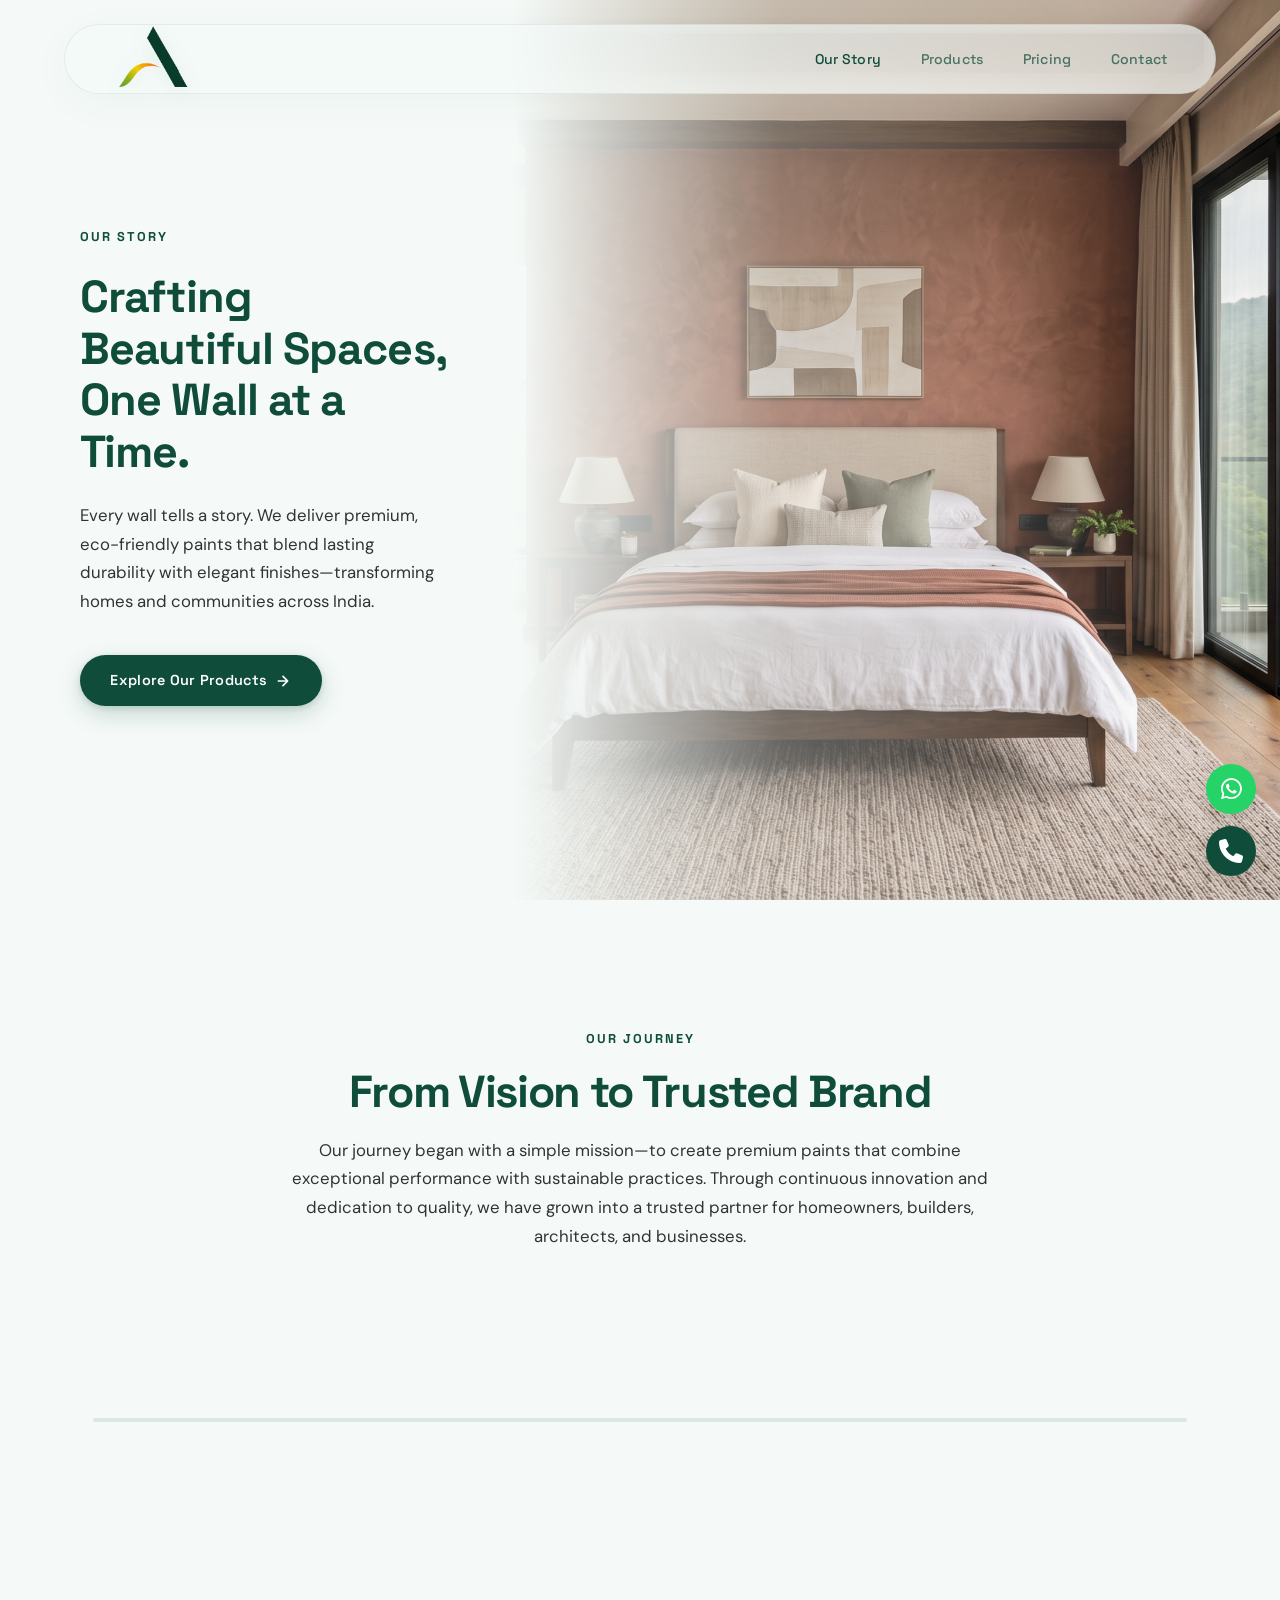
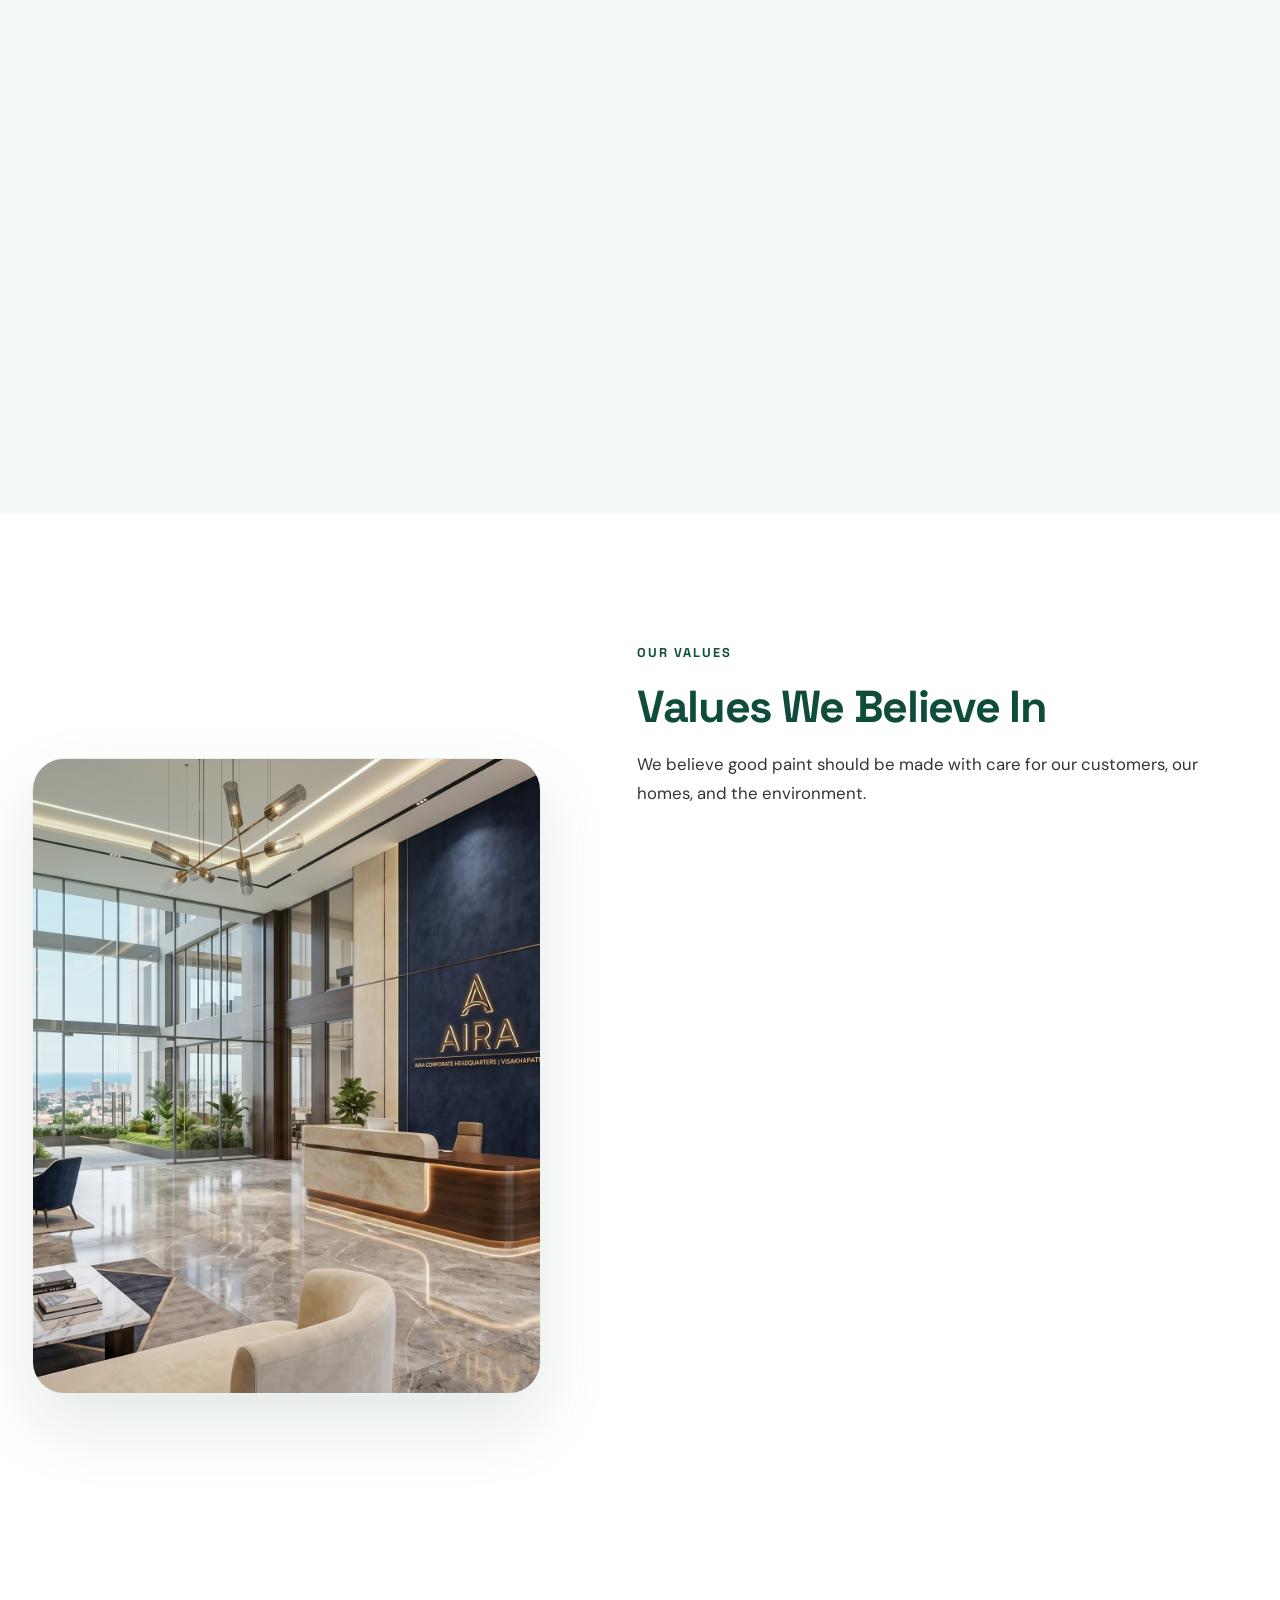
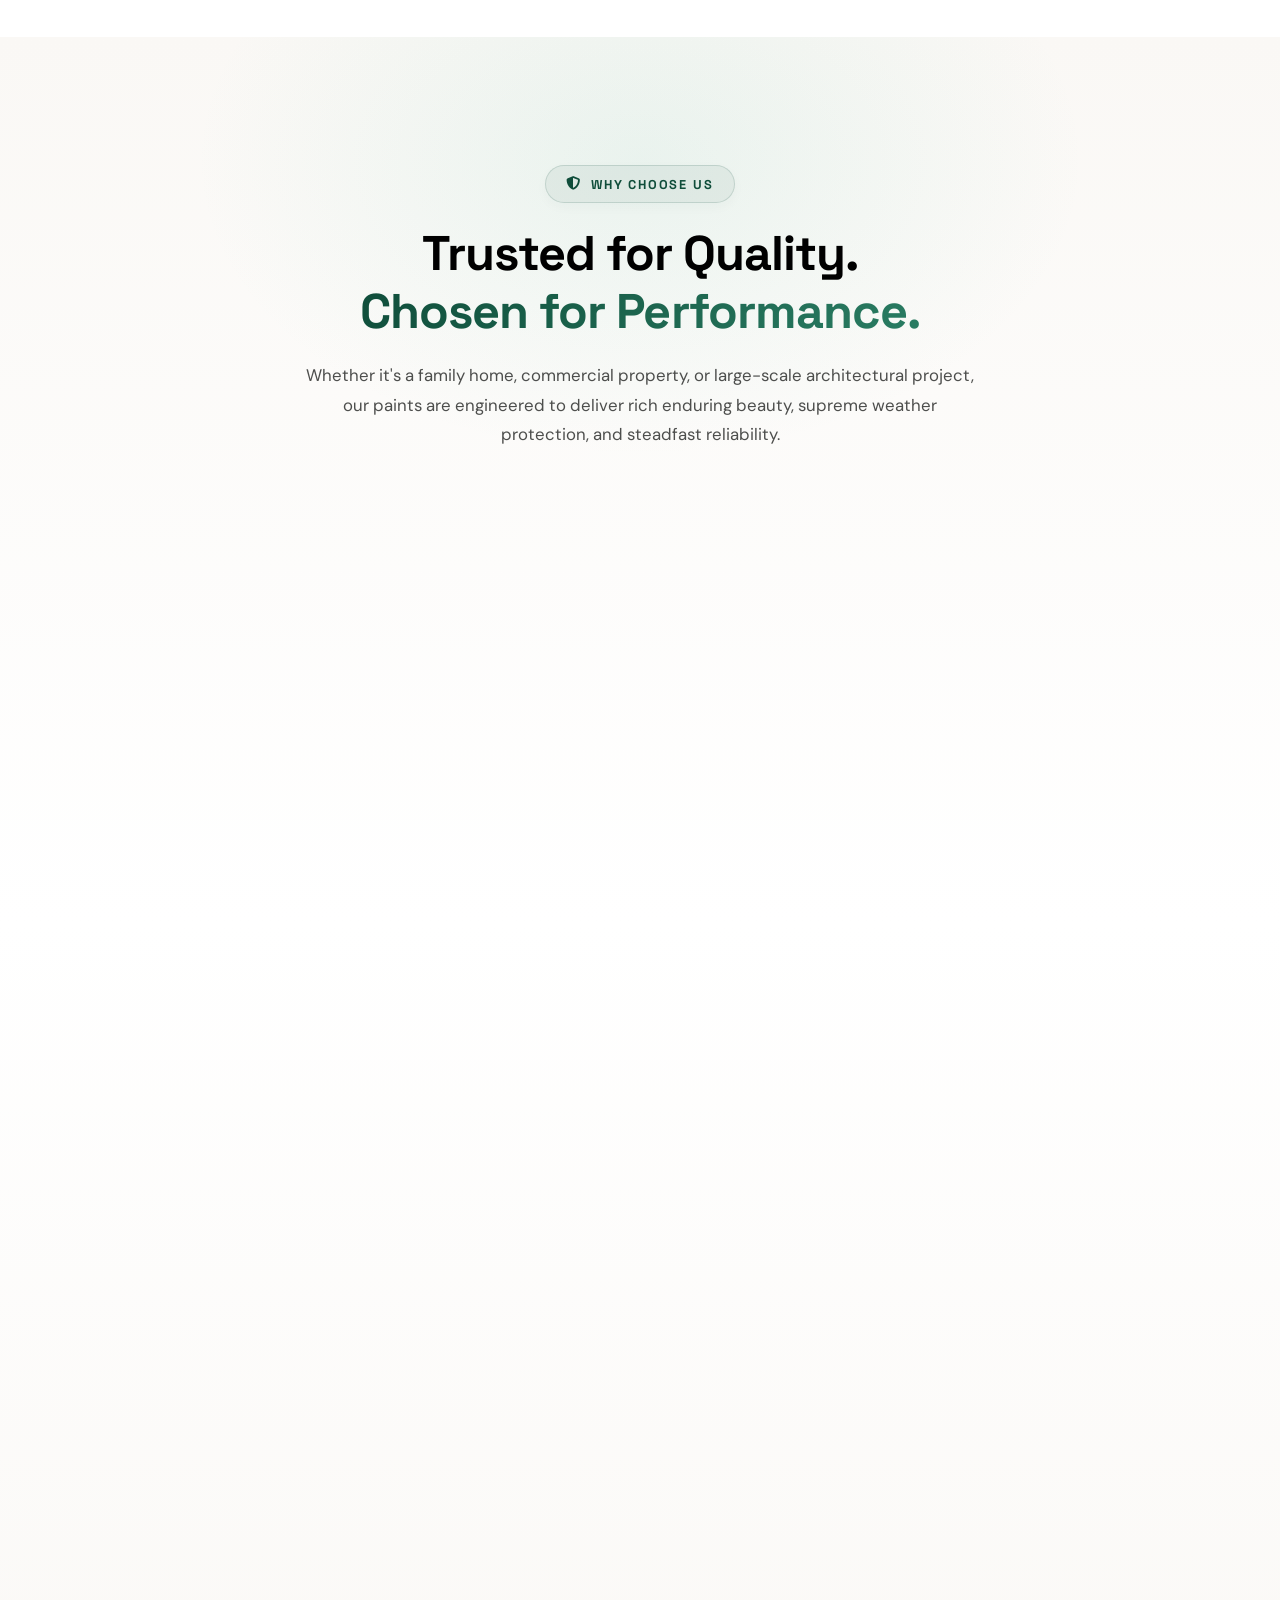
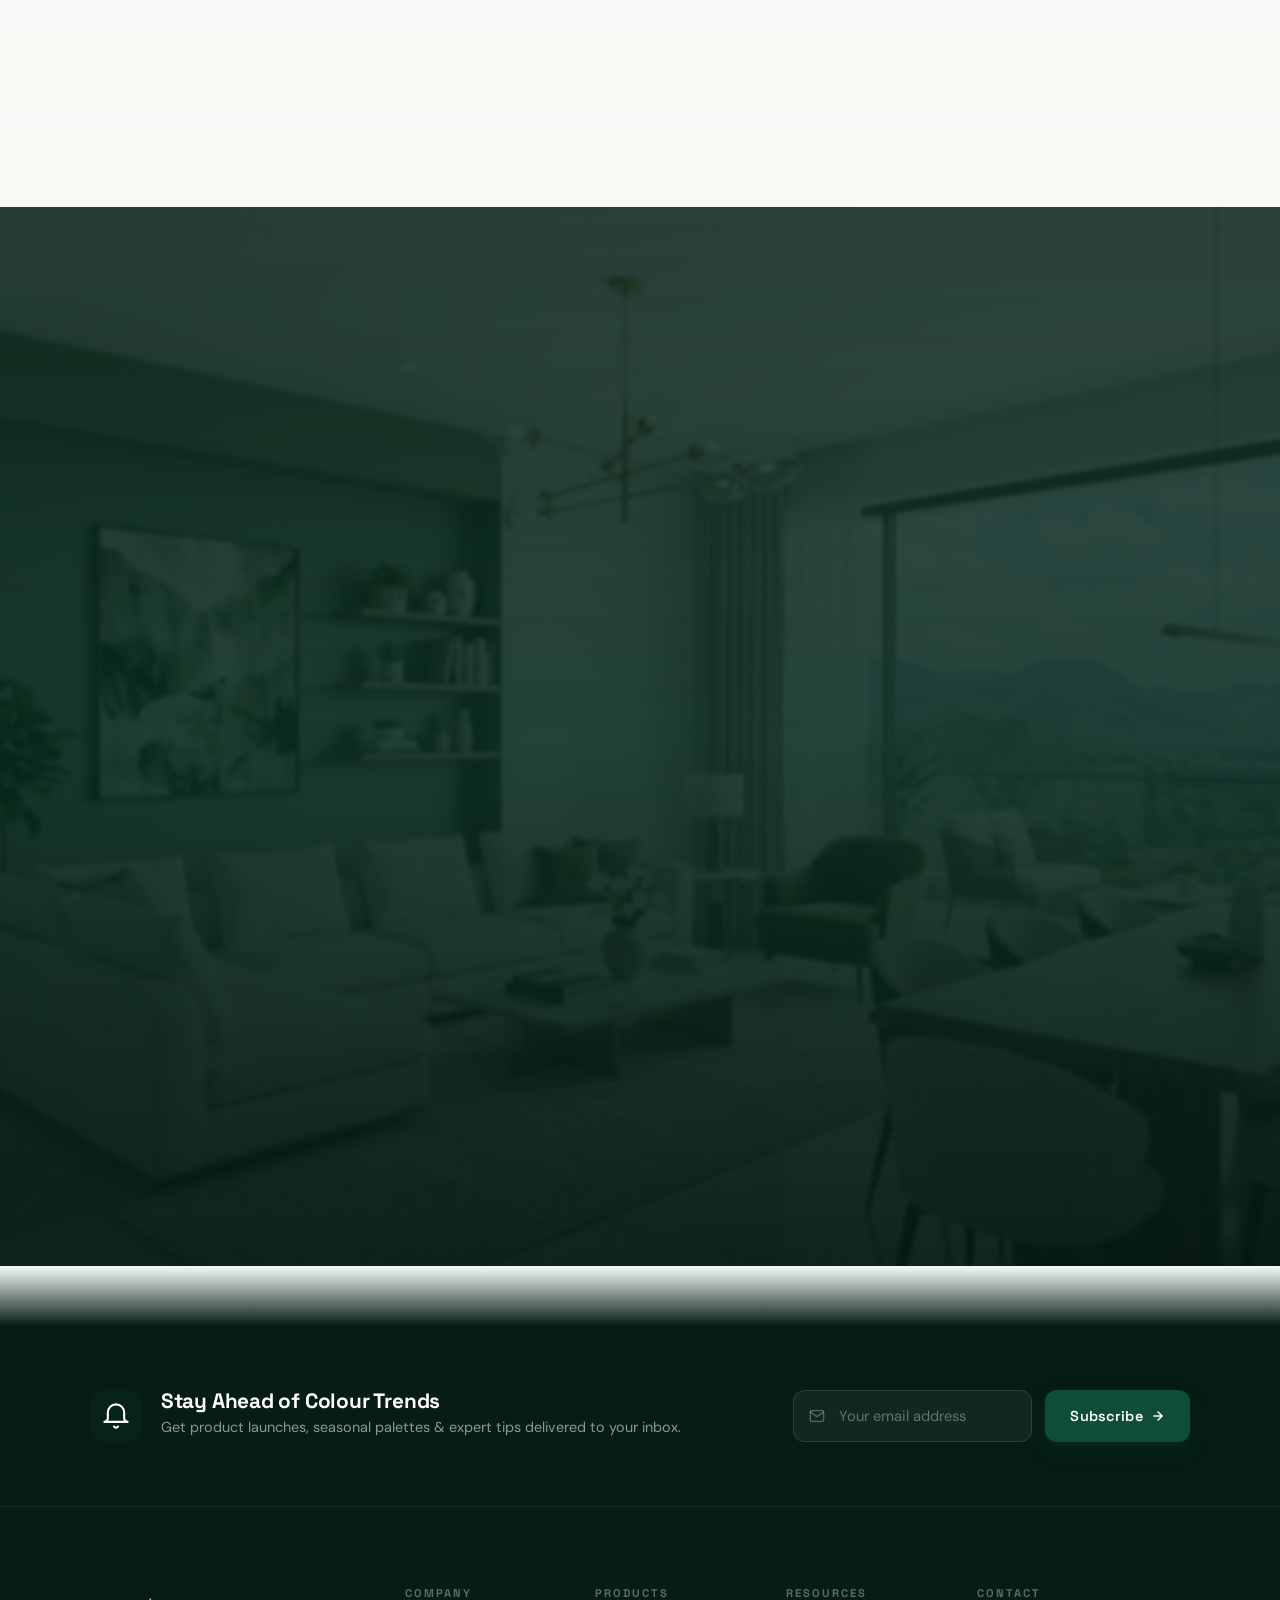
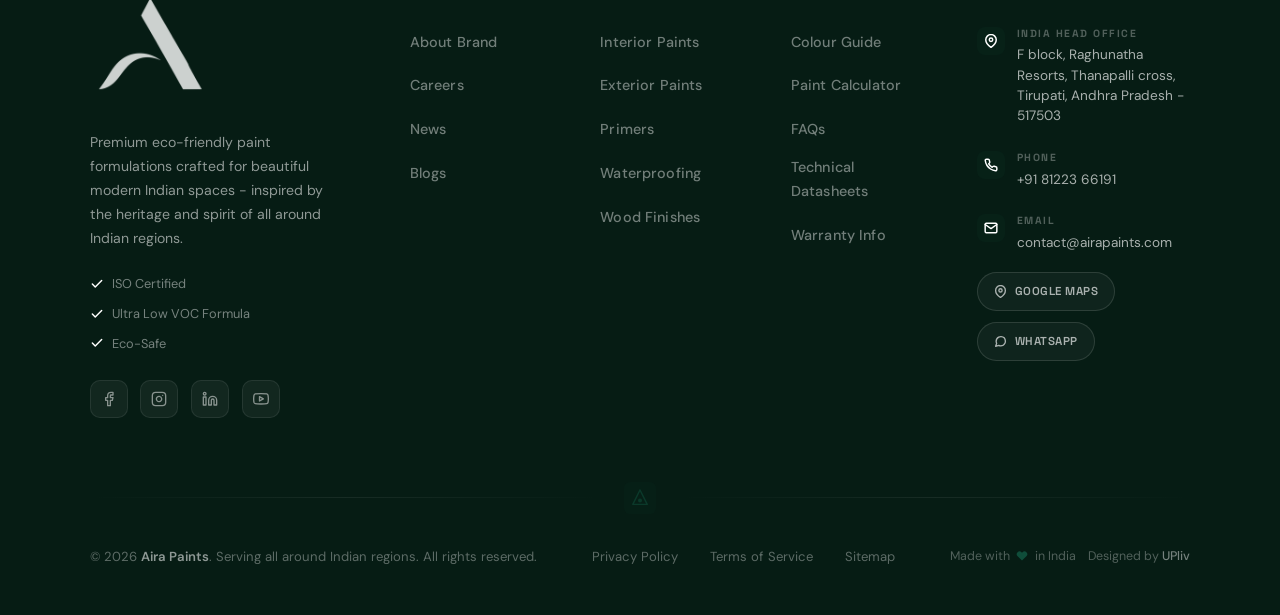
<file: story.html>
<!DOCTYPE html>
<html lang="en">

<head>
  <meta charset="UTF-8">
  <meta name="viewport" content="width=device-width, initial-scale=1.0">
  <title>Our Story | Aira Paints</title>
  <meta name="description"
    content="Learn about Aira Paints' mission, commitment to eco-friendly innovations, and our story of crafting beautiful, sustainable spaces.">
  <meta name="google-site-verification" content="5pdi7kXiRsGgTwR4P0EEyLO2jndE5kmSibsUqjvOtas">
  <link rel="canonical" href="https://www.airapaints.com/story.html">
  <meta name="referrer" content="strict-origin-when-cross-origin">
  <meta http-equiv="X-Content-Type-Options" content="nosniff">
  <link rel="stylesheet" href="index.css">
  <link rel="stylesheet" href="story.css?v=3.1">
  <link rel="stylesheet" href="mobile.css">
  <link rel="icon" type="image/png" href="Aira_Favicon.png">
  <link rel="stylesheet" href="https://cdnjs.cloudflare.com/ajax/libs/font-awesome/6.5.1/css/all.min.css"
    crossorigin="anonymous">
</head>

<body class="story-page">

  <!-- ===== HEADER / NAV ===== -->
  <header id="site-header">
    <a href="index.html" class="logo" aria-label="Aira Paints Home">
      <img src="Aira Logo.png?v=2.0" alt="Aira Paints">
    </a>
    <nav aria-label="Main navigation">
      <ul>
        <li><a href="story.html" class="active">Our Story</a></li>
        <li><a href="product.html">Products</a></li>
        <li><a href="pricing.html">Pricing</a></li>
        <li><a href="contact.html">Contact</a></li>
      </ul>
    </nav>
    <button class="nav-hamburger" id="nav-hamburger" aria-label="Toggle menu" aria-expanded="false">
      <span></span><span></span><span></span>
    </button>
  </header>

  <!-- Mobile Nav Overlay & Drawer -->
  <div class="mobile-nav-overlay" id="mobile-nav-overlay"></div>
  <div class="mobile-nav-drawer" id="mobile-nav-drawer" role="dialog" aria-label="Mobile navigation">
    <button class="drawer-close" id="drawer-close" aria-label="Close menu">&times;</button>
    <div class="drawer-logo"><img src="Aira Logo.png?v=2.0" alt="Aira Paints"></div>
    <a href="story.html" class="active">Our Story</a>
    <a href="product.html">Products</a>
    <a href="pricing.html">Pricing</a>
    <a href="contact.html">Contact</a>
    <div class="drawer-divider"></div>
    <div class="drawer-cta">
      <a href="contact.html">Get a Free Quote</a>
      <a href="tel:+918122366191" class="secondary-cta">Call Us</a>
    </div>
  </div>

  <!-- ===== MAIN CONTENT ===== -->
  <main>

    <!-- SECTION 01 — HERO STORY INTRO -->
    <section id="story-hero" class="story-hero-section">

      <!-- Left Column (40%): Purpose Copy -->
      <div class="hero-left-col">
        <div class="hero-info-wrap">
          <span class="story-label">OUR STORY</span>
          <h1 class="hero-title" id="hero-heading">Crafting Beautiful Spaces, One Wall at a Time.</h1>
          <p class="hero-desc">
            Every wall tells a story. We deliver premium, eco-friendly paints that blend lasting durability with elegant finishes—transforming homes and communities across India.
          </p>
          <div class="hero-actions">
            <a href="index.html#products" class="btn btn-primary">
              <span>Explore Our Products</span>
              <svg width="16" height="16" viewBox="0 0 24 24" fill="none" stroke="currentColor" stroke-width="2.5"
                stroke-linecap="round" stroke-linejoin="round" aria-hidden="true">
                <path d="M5 12h14M12 5l7 7-7 7" />
              </svg>
            </a>
          </div>
        </div>
      </div>

      <!-- Right Column (60%): Cinematic Visual -->
      <div class="hero-right-col">
        <!-- Main backdrop image of a modern home -->
        <div class="cinematic-backdrop-wrap">
          <img src="Seshachalam Hills Villa.jpeg" alt="Beautifully painted modern home" class="cinematic-backdrop"
            id="hero-backdrop-img">
          <div class="gradient-overlay"></div>
        </div>


      </div>

    </section>

    <!-- SECTION 02 — OUR JOURNEY (TIMELINE) -->
    <section id="story-journey" class="story-journey-section">
      <div class="journey-container">

        <!-- Header text area -->
        <div class="journey-header">
          <span class="journey-eyebrow">OUR JOURNEY</span>
          <h2 class="journey-title">From Vision to Trusted Brand</h2>
          <p class="journey-desc">
            Our journey began with a simple mission—to create premium paints that combine exceptional performance with
            sustainable practices. Through continuous innovation and dedication to quality, we have grown into a trusted
            partner for homeowners, builders, architects, and businesses.
          </p>
        </div>

        <!-- Horizontal Timeline Track & Cards -->
        <div class="timeline-wrapper">
          <!-- Connector line -->
          <div class="timeline-line-track" aria-hidden="true">
            <div class="timeline-line-fill" id="timeline-progress-bar"></div>
          </div>

          <!-- Milestones container -->
          <div class="timeline-cards-grid">

            <!-- Milestone 1: The Beginning -->
            <div class="timeline-card" data-index="0">
              <div class="timeline-node">
                <div class="node-dot"></div>
              </div>
              <div class="card-content">
                <span class="milestone-year">THE BEGINNING</span>
                <h3>Why We Started</h3>
                <p>We wanted to create a paint that is better for people and better for the planet. Natural paints can
                  be a healthier choice than regular paints, but we also wanted them to be affordable and easy for
                  everyone to choose.</p>
              </div>
            </div>

            <!-- Milestone 2: Building Trust -->
            <div class="timeline-card" data-index="1">
              <div class="timeline-node">
                <div class="node-dot"></div>
              </div>
              <div class="card-content">
                <span class="milestone-year">BUILDING TRUST</span>
                <h3>Made With Care</h3>
                <p>We spent a lot of time testing and improving our paint before bringing it to you. Every part of the
                  paint, from its ingredients to its performance, was carefully looked at by the founder. We wanted to
                  make sure that every product we deliver is something we can truly stand behind.</p>
              </div>
            </div>

            <!-- Milestone 3: Growing Together -->
            <div class="timeline-card" data-index="2">
              <div class="timeline-node">
                <div class="node-dot"></div>
              </div>
              <div class="card-content">
                <span class="milestone-year">GROWING TOGETHER</span>
                <h3>More Than Just Paint</h3>
                <p>For us, Aira is not just about selling paint. We want more people to know that there are natural
                  alternatives to regular paints. By choosing better materials for our homes, we can reduce harmful
                  emissions and create spaces that are healthier for both people and the environment.</p>
              </div>
            </div>

            <!-- Milestone 4: Innovation -->
            <div class="timeline-card" data-index="3">
              <div class="timeline-node">
                <div class="node-dot"></div>
              </div>
              <div class="card-content">
                <span class="milestone-year">INNOVATION</span>
                <h3>Always Learning</h3>
                <p>We are still learning, testing and trying new things. We want to keep improving our paints and find
                  better ways to make natural paints that work well in everyday homes.</p>
              </div>
            </div>

            <!-- Milestone 5: The Future -->
            <div class="timeline-card" data-index="4">
              <div class="timeline-node">
                <div class="node-dot"></div>
              </div>
              <div class="card-content">
                <span class="milestone-year">THE FUTURE</span>
                <h3>What’s Next</h3>
                <p>This is just the beginning for us. As more people become conscious of what they use in their homes,
                  we hope to grow with them. Our goal is to create more eco-friendly paints in the future, giving you
                  more natural options to choose from.</p>
              </div>
            </div>

          </div>
        </div>

    </section>

    <!-- SECTION 03 — OUR VALUES -->
    <section id="story-values" class="story-values-section">
      <div class="values-container">

        <!-- Left: Large lifestyle image of a modern family -->
        <div class="values-visual-col">
          <div class="values-image-frame">
            <img src="Aira Corporate Headquarters.jpeg" alt="Modern family enjoying a beautifully painted premium home"
              class="lifestyle-image">
            <div class="visual-glow-overlay"></div>
          </div>
        </div>

        <!-- Right: Content & Glassmorphism Cards -->
        <div class="values-content-col">
          <div class="values-header">
            <span class="values-eyebrow">OUR VALUES</span>
            <h2 class="values-title">Values We Believe In</h2>
            <p class="values-desc">
              We believe good paint should be made with care for our customers, our homes, and the environment.
            </p>
          </div>

          <div class="values-cards-grid">

            <!-- Value Card 1: Quality Comes First -->
            <div class="value-glass-card" data-delay="100">
              <div class="card-border-gradient"></div>
              <div class="value-icon-box">
                <i class="fa-solid fa-award"></i>
              </div>
              <div class="value-card-body">
                <h3>Quality Comes First</h3>
                <p>We test our products carefully to make sure they look good, last well, and perform the way they
                  should.</p>
              </div>
            </div>

            <!-- Value Card 2: Better for the Planet -->
            <div class="value-glass-card" data-delay="200">
              <div class="card-border-gradient"></div>
              <div class="value-icon-box">
                <i class="fa-solid fa-leaf"></i>
              </div>
              <div class="value-card-body">
                <h3>Better for the Planet</h3>
                <p>We believe there is a better way to make paint. We focus on natural and eco-friendly solutions that
                  are kinder to the environment without compromising on quality.</p>
              </div>
            </div>

            <!-- Value Card 3: Our Customers Matter -->
            <div class="value-glass-card" data-delay="300">
              <div class="card-border-gradient"></div>
              <div class="value-icon-box">
                <i class="fa-solid fa-users"></i>
              </div>
              <div class="value-card-body">
                <h3>Our Customers Matter</h3>
                <p>We listen to our customers, understand what they need, and work hard to give them products they can
                  trust.</p>
              </div>
            </div>

            <!-- Value Card 4: Always Getting Better -->
            <div class="value-glass-card" data-delay="400">
              <div class="card-border-gradient"></div>
              <div class="value-icon-box">
                <i class="fa-solid fa-arrow-rotate-right"></i>
              </div>
              <div class="value-card-body">
                <h3>Always Getting Better</h3>
                <p>We are always learning, testing, and trying new ideas. We keep improving our products so we can offer
                  better and more natural choices over time.</p>
              </div>
            </div>

          </div>
        </div>

    </section>

    <!-- SECTION 04 — WHY CHOOSE US -->
    <section id="story-choose" class="story-choose-section">
      <!-- Ambient Moving Gradient Background -->
      <div class="choose-bg-gradient" aria-hidden="true"></div>

      <div class="choose-container">

        <!-- Header area -->
        <div class="choose-header">
          <div class="choose-pill-badge">
            <i class="fa-solid fa-shield-halved"></i>
            <span>WHY CHOOSE US</span>
          </div>
          <h2 class="choose-title">
            Trusted for Quality.<br>
            <span class="choose-title-accent">Chosen for Performance.</span>
          </h2>
          <p class="choose-desc">
            Whether it's a family home, commercial property, or large-scale architectural project, our paints are
            engineered to deliver rich enduring beauty, supreme weather protection, and steadfast reliability.
          </p>
        </div>

        <!-- Tier 1: Statistics Grid with Enhanced Hierarchy -->
        <div class="choose-stats-grid">

          <!-- Stat 1: 100% -->
          <div class="choose-stat-card" data-delay="100">
            <div class="stat-card-glow" aria-hidden="true"></div>
            <div class="stat-top-row">
              <div class="stat-icon-wrap">
                <i class="fa-solid fa-award"></i>
              </div>
              <span class="stat-badge-tag">Verified</span>
            </div>
            <div class="stat-content-box">
              <strong class="stat-number" data-target="100">0%</strong>
              <span class="stat-label">Quality Commitment</span>
              <p class="stat-subtext">Every batch tested for finish, durability & washability.</p>
            </div>
          </div>

          <!-- Stat 2: Eco-Friendly -->
          <div class="choose-stat-card" data-delay="200">
            <div class="stat-card-glow" aria-hidden="true"></div>
            <div class="stat-top-row">
              <div class="stat-icon-wrap">
                <i class="fa-solid fa-leaf"></i>
              </div>
              <span class="stat-badge-tag">Eco-Safe</span>
            </div>
            <div class="stat-content-box">
              <strong class="stat-number-text">Eco-Friendly</strong>
              <span class="stat-label">Responsible Manufacturing</span>
              <p class="stat-subtext">Ultra Low VOC, odorless formulations safe for all family spaces.</p>
            </div>
          </div>

          <!-- Stat 3: Long-Lasting -->
          <div class="choose-stat-card" data-delay="300">
            <div class="stat-card-glow" aria-hidden="true"></div>
            <div class="stat-top-row">
              <div class="stat-icon-wrap">
                <i class="fa-solid fa-shield-halved"></i>
              </div>
              <span class="stat-badge-tag">Endurance</span>
            </div>
            <div class="stat-content-box">
              <strong class="stat-number-text">Long-Lasting</strong>
              <span class="stat-label">Superior Performance</span>
              <p class="stat-subtext">Resistant to peeling, cracks, UV fading, and dampness.</p>
            </div>
          </div>

          <!-- Stat 4: Growing Network -->
          <div class="choose-stat-card" data-delay="400">
            <div class="stat-card-glow" aria-hidden="true"></div>
            <div class="stat-top-row">
              <div class="stat-icon-wrap">
                <i class="fa-solid fa-store"></i>
              </div>
              <span class="stat-badge-tag">Pan-India</span>
            </div>
            <div class="stat-content-box">
              <strong class="stat-number-text">Growing Network</strong>
              <span class="stat-label">Serving Customers All Around</span>
              <p class="stat-subtext">Trusted partner for dealers, architects & contractors.</p>
            </div>
          </div>

        </div>

        <!-- Tier 2: Visual Centerpiece & Performance Guarantees Showcase -->
        <div class="choose-features-wrap">
          <div class="choose-bento-layout">
            
            <!-- Left Side: Architectural Visual Anchor Card -->
            <div class="bento-visual-card">
              <div class="visual-img-frame">
                <img src="Grand Tirupati Regency.jpeg" alt="Aira Paints architectural application showcase" class="bento-photo">
                <div class="visual-gradient-overlay"></div>
              </div>
              
              <div class="visual-floating-badge">
                <div class="badge-icon-circ">
                  <i class="fa-solid fa-certificate"></i>
                </div>
                <div class="badge-text-group">
                  <strong>ISO Certified Quality</strong>
                  <span>Tested & Approved Standards</span>
                </div>
              </div>

              <div class="visual-card-content">
                <span class="visual-kicker">ARCHITECTURAL DURABILITY</span>
                <h3 class="visual-heading">Paints Crafted for India's Diverse Climate</h3>
                <p class="visual-text">
                  From scorching summer heat to heavy monsoon rains, Aira formulations deliver unwavering wall protection and rich color vibrancy that stands the test of time.
                </p>
                <div class="visual-stats-pill">
                  <div class="pill-stat">
                    <strong>10+ Yrs</strong>
                    <span>Wall Life</span>
                  </div>
                  <div class="pill-divider" aria-hidden="true"></div>
                  <div class="pill-stat">
                    <strong>100%</strong>
                    <span>Washable</span>
                  </div>
                  <div class="pill-divider" aria-hidden="true"></div>
                  <div class="pill-stat">
                    <strong>Anti-Algae</strong>
                    <span>Bio-Shield</span>
                  </div>
                </div>
              </div>
            </div>

            <!-- Right Side: The 6 Core Performance Guarantees -->
            <div class="bento-features-col">
              <div class="bento-header-row">
                <div>
                  <span class="bento-eyebrow">OUR COMMITMENT</span>
                  <h3 class="features-grid-title">Our Performance Guarantees</h3>
                </div>
                <div class="bento-badge-accent">
                  <i class="fa-solid fa-circle-check"></i> 6-Point Assurance
                </div>
              </div>

              <div class="guarantees-grid">
                
                <!-- Guarantee 1 -->
                <div class="guarantee-card">
                  <div class="guarantee-icon-box">
                    <i class="fa-solid fa-gem"></i>
                  </div>
                  <div class="guarantee-body">
                    <h4>Premium Raw Materials</h4>
                    <p>High-purity polymers and concentrated mineral pigments for authentic depth.</p>
                  </div>
                </div>

                <!-- Guarantee 2 -->
                <div class="guarantee-card">
                  <div class="guarantee-icon-box">
                    <i class="fa-solid fa-maximize"></i>
                  </div>
                  <div class="guarantee-body">
                    <h4>Superior Coverage</h4>
                    <p>High-mileage spread rates that cover more surface area with fewer coats.</p>
                  </div>
                </div>

                <!-- Guarantee 3 -->
                <div class="guarantee-card">
                  <div class="guarantee-icon-box">
                    <i class="fa-solid fa-cloud-sun-rain"></i>
                  </div>
                  <div class="guarantee-body">
                    <h4>Weather Resistant</h4>
                    <p>Anti-fungal, moisture-lock defense shielding against monsoon dampness and UV.</p>
                  </div>
                </div>

                <!-- Guarantee 4 -->
                <div class="guarantee-card">
                  <div class="guarantee-icon-box">
                    <i class="fa-solid fa-wand-magic-sparkles"></i>
                  </div>
                  <div class="guarantee-body">
                    <h4>Elegant Finishes</h4>
                    <p>Smooth, light-diffusing velvety sheen textures that elevate room aesthetics.</p>
                  </div>
                </div>

                <!-- Guarantee 5 -->
                <div class="guarantee-card">
                  <div class="guarantee-icon-box">
                    <i class="fa-solid fa-leaf"></i>
                  </div>
                  <div class="guarantee-body">
                    <h4>Ultra Low VOC Formulation</h4>
                    <p>Odorless, non-toxic eco formula ensuring fresh and healthy indoor family air.</p>
                  </div>
                </div>

                <!-- Guarantee 6 -->
                <div class="guarantee-card">
                  <div class="guarantee-icon-box">
                    <i class="fa-solid fa-headset"></i>
                  </div>
                  <div class="guarantee-body">
                    <h4>Reliable Customer Support</h4>
                    <p>Dedicated shade advisory, contractor guidance, and swift after-sales care.</p>
                  </div>
                </div>

              </div>
            </div>

          </div>
        </div>

      </div>
    </section>

    <!-- SECTION 05 — OUR VISION & CALL TO ACTION -->
    <section id="story-vision" class="story-vision-section">
      <!-- Background cinematic image -->
      <div class="video-background-wrap">
        <img src="Vaikunta Peak Residency.jpeg" alt="Beautiful modern architecture" class="video-background">
        <div class="video-overlay-dark"></div>
      </div>

      <div class="vision-container">

        <!-- Header & Description -->
        <div class="vision-content">
          <span class="vision-eyebrow">OUR VISION</span>
          <h2 class="vision-title">Building a More Beautiful Tomorrow</h2>
          <p class="vision-desc">
            We envision a future where every home and workspace reflects beauty, comfort, and sustainability. By
            combining innovative paint technology with responsible manufacturing, we aim to inspire better living spaces
            for generations to come.
          </p>
          <p class="vision-desc-secondary">
            Every project we complete is another step toward creating environments that people are proud to live, work,
            and grow in.
          </p>
        </div>

        <!-- CTA Buttons -->
        <div class="vision-actions">
          <a href="index.html#contact" class="btn btn-primary">
            <span>Get in Touch</span>
            <svg width="16" height="16" viewBox="0 0 24 24" fill="none" stroke="currentColor" stroke-width="2.5"
              stroke-linecap="round" stroke-linejoin="round" aria-hidden="true">
              <path d="M5 12h14M12 5l7 7-7 7" />
            </svg>
          </a>
          <a href="index.html#products" class="btn btn-secondary cta-explore">Explore Products</a>
        </div>

        <!-- Closing Quote Block -->
        <div class="vision-quote-wrap">
          <blockquote class="closing-quote">
            "Great spaces begin with great colors, and great colors begin with a commitment to quality."
          </blockquote>
          <span class="quote-signature">— Aira Paints Team</span>
        </div>

      </div>
    </section>

  </main>

  <!-- - FOOTER - -->
  <footer class="site-footer" id="site-footer" aria-label="Site footer">

    <!-- Decorative top fade -->
    <div class="footer-top-fade" aria-hidden="true"></div>

    <!-- - Newsletter Strip - -->
    <div class="footer-newsletter">
      <div class="newsletter-inner">
        <div class="newsletter-content">
          <div class="newsletter-icon" aria-hidden="true">
            <svg width="28" height="28" viewBox="0 0 24 24" fill="none" stroke="currentColor" stroke-width="1.8"
              stroke-linecap="round" stroke-linejoin="round">
              <path d="M22 17H2a3 3 0 0 0 3-3V9a7 7 0 0 1 14 0v5a3 3 0 0 0 3 3z" />
              <path d="M10.3 21a1.94 1.94 0 0 0 3.4 0" />
            </svg>
          </div>
          <div>
            <h3>Stay Ahead of Colour Trends</h3>
            <p>Get product launches, seasonal palettes &amp; expert tips delivered to your inbox.</p>
          </div>
        </div>
        <form class="newsletter-form" id="newsletter-form" onsubmit="event.preventDefault(); 
                        document.getElementById('nl-success').style.display='flex';
                        this.style.display='none';">
          <div class="nl-input-wrap">
            <svg width="16" height="16" viewBox="0 0 24 24" fill="none" stroke="currentColor" stroke-width="2"
              stroke-linecap="round" stroke-linejoin="round" aria-hidden="true">
              <path d="M4 4h16c1.1 0 2 .9 2 2v12c0 1.1-.9 2-2 2H4c-1.1 0-2-.9-2-2V6c0-1.1.9-2 2-2z" />
              <polyline points="22,6 12,13 2,6" />
            </svg>
            <input type="email" required placeholder="Your email address" aria-label="Email address for newsletter">
          </div>
          <button type="submit" class="btn btn-primary nl-btn">
            <span>Subscribe</span>
            <svg width="14" height="14" viewBox="0 0 24 24" fill="none" stroke="currentColor" stroke-width="2.5"
              stroke-linecap="round" stroke-linejoin="round" aria-hidden="true">
              <line x1="5" y1="12" x2="19" y2="12" />
              <polyline points="12 5 19 12 12 19" />
            </svg>
          </button>
        </form>
        <!-- Success Message -->
        <div class="nl-success-msg" id="nl-success" style="display:none;" role="alert">
          <svg width="20" height="20" viewBox="0 0 24 24" fill="none" stroke="currentColor" stroke-width="2.5"
            stroke-linecap="round" stroke-linejoin="round" aria-hidden="true">
            <polyline points="20 6 9 17 4 12" />
          </svg>
          <span>You're subscribed! Welcome to the Aira Paints family.</span>
        </div>
      </div>
    </div>

    <!-- - Main Footer Grid - -->
    <div class="footer-main">
      <div class="footer-grid">

        <!-- Brand Column -->
        <div class="footer-brand">
          <a href="#" class="footer-logo" aria-label="Aira Paints Home">
            <img src="Aira Logo.png" alt="Aira Paints" class="footer-logo-image">
          </a>
          <p class="brand-bio">
            Premium eco-friendly paint formulations crafted for beautiful modern Indian spaces - inspired by the
            heritage and spirit of all around Indian regions.
          </p>

          <!-- Certification row -->
          <div class="footer-certs" aria-label="Brand certifications">
            <div class="footer-cert-item">
              <svg width="14" height="14" viewBox="0 0 24 24" fill="none" stroke="currentColor" stroke-width="2.5"
                stroke-linecap="round" stroke-linejoin="round" aria-hidden="true">
                <polyline points="20 6 9 17 4 12" />
              </svg>
              ISO Certified
            </div>
            <div class="footer-cert-item">
              <svg width="14" height="14" viewBox="0 0 24 24" fill="none" stroke="currentColor" stroke-width="2.5"
                stroke-linecap="round" stroke-linejoin="round" aria-hidden="true">
                <polyline points="20 6 9 17 4 12" />
              </svg>
              Ultra Low VOC Formula
            </div>
            <div class="footer-cert-item">
              <svg width="14" height="14" viewBox="0 0 24 24" fill="none" stroke="currentColor" stroke-width="2.5"
                stroke-linecap="round" stroke-linejoin="round" aria-hidden="true">
                <polyline points="20 6 9 17 4 12" />
              </svg>
              Eco-Safe
            </div>
          </div>

          <!-- Social Links -->
          <div class="social-links" aria-label="Social media">
            <a href="#" aria-label="Facebook" class="social-link">
              <svg viewBox="0 0 24 24" fill="none" stroke="currentColor" stroke-width="2" stroke-linecap="round"
                stroke-linejoin="round" aria-hidden="true">
                <path d="M18 2h-3a5 5 0 0 0-5 5v3H7v4h3v8h4v-8h3l1-4h-4V7a1 1 0 0 1 1-1h3z" />
              </svg>
            </a>
            <a href="#" aria-label="Instagram" class="social-link">
              <svg viewBox="0 0 24 24" fill="none" stroke="currentColor" stroke-width="2" stroke-linecap="round"
                stroke-linejoin="round" aria-hidden="true">
                <rect x="2" y="2" width="20" height="20" rx="5" ry="5" />
                <path d="M16 11.37A4 4 0 1 1 12.63 8 4 4 0 0 1 16 11.37z" />
                <line x1="17.5" y1="6.5" x2="17.51" y2="6.5" />
              </svg>
            </a>
            <a href="#" aria-label="LinkedIn" class="social-link">
              <svg viewBox="0 0 24 24" fill="none" stroke="currentColor" stroke-width="2" stroke-linecap="round"
                stroke-linejoin="round" aria-hidden="true">
                <path d="M16 8a6 6 0 0 1 6 6v7h-4v-7a2 2 0 0 0-2-2 2 2 0 0 0-2 2v7h-4v-7a6 6 0 0 1 6-6z" />
                <rect x="2" y="9" width="4" height="12" />
                <circle cx="4" cy="4" r="2" />
              </svg>
            </a>
            <a href="#" aria-label="YouTube" class="social-link">
              <svg viewBox="0 0 24 24" fill="none" stroke="currentColor" stroke-width="2" stroke-linecap="round"
                stroke-linejoin="round" aria-hidden="true">
                <path
                  d="M22.54 6.42a2.78 2.78 0 0 0-1.94-2C18.88 4 12 4 12 4s-6.88 0-8.6.46a2.78 2.78 0 0 0-1.94 2A29 29 0 0 0 1 11.75a29 29 0 0 0 .46 5.33A2.78 2.78 0 0 0 3.4 19c1.72.46 8.6.46 8.6.46s6.88 0 8.6-.46a2.78 2.78 0 0 0 1.94-2 29 29 0 0 0 .46-5.25 29 29 0 0 0-.46-5.33z" />
                <polygon points="9.75 15.02 15.5 11.75 9.75 8.48 9.75 15.02" />
              </svg>
            </a>
          </div>
        </div><!-- /footer-brand -->

        <!-- Company Column -->
        <nav class="footer-col" aria-label="Company links">
          <h4 class="footer-col-heading">Company</h4>
          <ul class="footer-links">
            <li><a href="story.html">About Brand</a></li>
            <li><a href="index.html#dealer">Careers</a></li>
            <li><a href="story.html">News</a></li>
            <li><a href="story.html">Blogs</a></li>
          </ul>
        </nav>

        <!-- Products Column -->
        <nav class="footer-col" aria-label="Product links">
          <h4 class="footer-col-heading">Products</h4>
          <ul class="footer-links">
            <li><a href="index.html#products">Interior Paints</a></li>
            <li><a href="index.html#products">Exterior Paints</a></li>
            <li><a href="index.html#products">Primers</a></li>
            <li><a href="index.html#products">Waterproofing</a></li>
            <li><a href="index.html#products">Wood Finishes</a></li>
          </ul>
        </nav>

        <!-- Resources Column -->
        <nav class="footer-col" aria-label="Resource links">
          <h4 class="footer-col-heading">Resources</h4>
          <ul class="footer-links">
            <li><a href="index.html#inspiration">Colour Guide</a></li>
            <li><a href="index.html#why-us">Paint Calculator</a></li>
            <li><a href="index.html#why-us">FAQs</a></li>
            <li><a href="index.html#products">Technical Datasheets</a></li>
            <li><a href="story.html">Warranty Info</a></li>
          </ul>
        </nav>

        <!-- Contact Column -->
        <div class="footer-col footer-contact-col" aria-label="Contact information">
          <h4 class="footer-col-heading">Contact</h4>
          <ul class="footer-contact-list">
            <li class="footer-contact-item">
              <div class="footer-contact-icon" aria-hidden="true">
                <svg width="14" height="14" viewBox="0 0 24 24" fill="none" stroke="currentColor" stroke-width="2.5"
                  stroke-linecap="round" stroke-linejoin="round">
                  <path d="M21 10c0 7-9 13-9 13s-9-6-9-13a9 9 0 0 1 18 0z" />
                  <circle cx="12" cy="10" r="3" />
                </svg>
              </div>
              <div>
                <span class="footer-contact-label">India Head Office</span>
                <span class="footer-contact-val">F block, Raghunatha Resorts, Thanapalli cross, Tirupati, Andhra Pradesh
                  - 517503</span>
              </div>
            </li>
            <li class="footer-contact-item">
              <div class="footer-contact-icon" aria-hidden="true">
                <svg width="14" height="14" viewBox="0 0 24 24" fill="none" stroke="currentColor" stroke-width="2.5"
                  stroke-linecap="round" stroke-linejoin="round">
                  <path
                    d="M22 16.92v3a2 2 0 0 1-2.18 2 19.79 19.79 0 0 1-8.63-3.07 19.5 19.5 0 0 1-6-6 19.79 19.79 0 0 1-3.07-8.67A2 2 0 0 1 4.11 2h3a2 2 0 0 1 2 1.72c.127.96.361 1.903.7 2.81a2 2 0 0 1-.45 2.11L8.09 9.91a16 16 0 0 0 6 6l1.27-1.27a2 2 0 0 1 2.11-.45c.907.339 1.85.573 2.81.7A2 2 0 0 1 22 16.92z" />
                </svg>
              </div>
              <div>
                <span class="footer-contact-label">Phone</span>
                <a href="tel:+918122366191" class="footer-contact-val footer-contact-link">+91 81223 66191</a>
              </div>
            </li>
            <li class="footer-contact-item">
              <div class="footer-contact-icon" aria-hidden="true">
                <svg width="14" height="14" viewBox="0 0 24 24" fill="none" stroke="currentColor" stroke-width="2.5"
                  stroke-linecap="round" stroke-linejoin="round">
                  <path d="M4 4h16c1.1 0 2 .9 2 2v12c0 1.1-.9 2-2 2H4c-1.1 0-2-.9-2-2V6c0-1.1.9-2 2-2z" />
                  <polyline points="22,6 12,13 2,6" />
                </svg>
              </div>
              <div>
                <span class="footer-contact-label">Email</span>
                <a href="mailto:contact@airapaints.com"
                  class="footer-contact-val footer-contact-link">contact@airapaints.com</a>
              </div>
            </li>
          </ul>

          <!-- Quick action buttons -->
          <div class="footer-quick-actions">
            <a href="https://maps.google.com/?q=F+block,Raghunatha+Resorts,Thanapalli+cross,Tirupati,Andhra+Pradesh-517503"
              target="_blank" rel="noopener noreferrer" class="footer-action-btn" id="btn-google-maps">
              <svg width="13" height="13" viewBox="0 0 24 24" fill="none" stroke="currentColor" stroke-width="2.5"
                stroke-linecap="round" stroke-linejoin="round" aria-hidden="true">
                <path d="M21 10c0 7-9 13-9 13s-9-6-9-13a9 9 0 0 1 18 0z" />
                <circle cx="12" cy="10" r="3" />
              </svg>
              Google Maps
            </a>
            <a href="https://wa.me/918122366191?text=Hello!%20I%20am%20interested%20in%20Aira%20Paints" target="_blank"
              rel="noopener noreferrer" class="footer-action-btn footer-action-btn--whatsapp" id="btn-whatsapp-footer">
              <svg width="13" height="13" viewBox="0 0 24 24" fill="none" stroke="currentColor" stroke-width="2.5"
                stroke-linecap="round" stroke-linejoin="round" aria-hidden="true">
                <path
                  d="M21 11.5a8.38 8.38 0 0 1-.9 3.8 8.5 8.5 0 0 1-7.6 4.7 8.38 8.38 0 0 1-3.8-.9L3 21l1.9-5.7a8.38 8.38 0 0 1-.9-3.8 8.5 8.5 0 0 1 4.7-7.6 8.38 8.38 0 0 1 3.8-.9h.5a8.48 8.48 0 0 1 8 8v.5z" />
              </svg>
              WhatsApp
            </a>
          </div>
        </div>

      </div><!-- /footer-grid -->
    </div><!-- /footer-main -->

    <!-- - Footer Divider with Brand Stamp - -->
    <div class="footer-divider" aria-hidden="true">
      <div class="divider-line"></div>
      <div class="footer-brand-stamp">
        <svg width="32" height="32" viewBox="0 0 40 40" fill="none" aria-hidden="true">
          <rect width="40" height="40" rx="8" fill="rgba(15,77,58,0.12)" />
          <path d="M20 10L11 28h18L20 10z" fill="none" stroke="#0F4D3A" stroke-width="1.8" stroke-linejoin="round" />
          <circle cx="20" cy="23" r="2.5" fill="#0F4D3A" />
        </svg>
      </div>
      <div class="divider-line"></div>
    </div>

    <!-- - Bottom Bar - -->
    <div class="footer-bottom">
      <p class="copyright">
        &copy; 2026 <strong>Aira Paints</strong>. Serving all around Indian regions. All rights reserved.
      </p>
      <div class="footer-legal">
        <a href="#privacy" id="link-privacy">Privacy Policy</a>
        <span class="sep" aria-hidden="true"></span>
        <a href="#terms" id="link-terms">Terms of Service</a>
        <span class="sep" aria-hidden="true"></span>
        <a href="sitemap.xml" id="link-sitemap" target="_blank" rel="noopener noreferrer">Sitemap</a>
      </div>
      <div class="footer-made-in">
        <span>Made with</span>
        <svg width="12" height="12" viewBox="0 0 24 24" fill="#0F4D3A" stroke="none" aria-hidden="true">
          <path
            d="M20.84 4.61a5.5 5.5 0 0 0-7.78 0L12 5.67l-1.06-1.06a5.5 5.5 0 0 0-7.78 7.78l1.06 1.06L12 21.23l7.78-7.78 1.06-1.06a5.5 5.5 0 0 0 0-7.78z" />
        </svg>
        <span>in India</span>
        <span class="sep" aria-hidden="true"></span>
        <span>Designed by <a href="https://www.theupliv.com" target="_blank" rel="noopener noreferrer">UPliv</a></span>
      </div>
    </div>

  </footer>

  <!-- ===== MOBILE BOTTOM NAVIGATION ===== -->
  <nav class="mobile-bottom-nav" aria-label="Mobile bottom navigation">
    <a href="index.html" class="nav-item">
      <i class="fa-solid fa-house"></i>
      <span>Home</span>
    </a>
    <a href="story.html" class="nav-item active">
      <i class="fa-solid fa-users"></i>
      <span>Story</span>
    </a>
    <a href="product.html" class="nav-item">
      <i class="fa-solid fa-paint-roller"></i>
      <span>Products</span>
    </a>
    <a href="pricing.html" class="nav-item">
      <i class="fa-solid fa-calculator"></i>
      <span>Estimator</span>
    </a>
    <a href="contact.html" class="nav-item">
      <i class="fa-solid fa-phone"></i>
      <span>Contact</span>
    </a>
  </nav>

  <script src="story.js"></script>
  <script src="mobile-nav.js?v=2.0"></script>
</body>

</html>
</file>
<file: index.css>
@import url('https://fonts.googleapis.com/css2?family=Space+Grotesk:wght@300;400;500;600;700&family=DM+Sans:ital,opsz,wght@0,9..40,300;0,9..40,400;0,9..40,500;0,9..40,600;1,9..40,300;1,9..40,400&family=Syne:wght@700;800&display=swap');

/* ============================================
   AIRA PAINTS - Design System
   Premium Eco-Friendly Paint Brand
   Tirupati Edition
   ============================================ */

:root {
  /* Core Brand Colors - Deep Emerald & White */
  --forest:        #0F4D3A;
  --forest-mid:    #166b4f;
  --forest-light:  rgba(15, 77, 58, 0.08);
  --terracotta:    #0F4D3A;
  --terracotta-lt: rgba(15, 77, 58, 0.10);
  --sand:          #F5FAF8;
  --sand-dark:     #E8F0ED;
  --charcoal:      #000000;
  --white:         #ffffff;
  --muted:         rgba(15, 77, 58, 0.5);

  /* Typography */
  --font-display: 'Space Grotesk', sans-serif;
  --font-accent:  'Syne', sans-serif;
  --font-body:    'DM Sans', sans-serif;

  /* Transitions */
  --ease-out-expo: cubic-bezier(0.16, 1, 0.3, 1);
  --ease-smooth:   cubic-bezier(0.25, 0.8, 0.25, 1);

  /* Scroll-driven CSS var (set by JS) */
  --scroll-pct: 0;
}

/* ============================================
   RESET & BASE
   ============================================ */
*, *::before, *::after {
  box-sizing: border-box;
  margin: 0;
  padding: 0;
}

html {
  scroll-behavior: smooth;
}

body {
  font-family: var(--font-body);
  background-color: var(--sand);
  color: var(--charcoal);
  overflow-x: clip; /* clip prevents horizontal overflow WITHOUT creating a scroll container — keeps position:sticky working */
  line-height: 1.65;
  -webkit-font-smoothing: antialiased;
  -moz-osx-font-smoothing: grayscale;
}

h1, h2, h3, h4 {
  font-family: var(--font-display);
  line-height: 1.08;
  letter-spacing: -0.03em;
}

/* ============================================
   FIXED BACKGROUND CANVAS
   ============================================ */
.bg-canvas {
  position: fixed;
  inset: 0;
  z-index: -2;
  background-color: var(--sand);
  overflow: hidden;
  transition: background-color 1.2s var(--ease-out-expo);
}

.bg-canvas.tinted {
  background-color: #ddeee8;
}

.organic-blob {
  position: absolute;
  border-radius: 50%;
  filter: blur(90px);
  pointer-events: none;
  will-change: transform;
}

.blob-1 {
  width: 600px;
  height: 600px;
  background: radial-gradient(circle, rgba(15, 77, 58, 0.28) 0%, transparent 70%);
  top: -150px;
  right: -100px;
  animation: driftA 22s infinite alternate ease-in-out;
}

.blob-2 {
  width: 700px;
  height: 700px;
  background: radial-gradient(circle, rgba(15, 77, 58, 0.18) 0%, transparent 70%);
  bottom: -200px;
  left: -150px;
  animation: driftB 28s infinite alternate ease-in-out;
}

.blob-3 {
  width: 400px;
  height: 400px;
  background: radial-gradient(circle, rgba(15, 77, 58, 0.15) 0%, transparent 70%);
  top: 40%;
  right: 20%;
  animation: driftA 18s 5s infinite alternate ease-in-out;
}

@keyframes driftA {
  from { transform: translate(0px, 0px) scale(1); }
  to   { transform: translate(60px, 50px) scale(1.15); }
}
@keyframes driftB {
  from { transform: translate(0px, 0px) rotate(0deg); }
  to   { transform: translate(-40px, -60px) rotate(20deg); }
}

/* ============================================
   NAVIGATION / HEADER
   ============================================ */
header {
  position: fixed;
  top: 1.5rem;
  left: 50%;
  transform: translateX(-50%);
  width: 90%;
  max-width: 1200px;
  height: 70px;
  padding: 0 3rem;
  z-index: 200;
  display: flex;
  justify-content: space-between;
  align-items: center;
  backdrop-filter: blur(20px) saturate(180%);
  -webkit-backdrop-filter: blur(20px) saturate(180%);
  background-color: rgba(245, 250, 248, 0.75);
  border: 1px solid rgba(15, 77, 58, 0.08);
  border-radius: 100px;
  box-shadow: 0 10px 40px rgba(15, 77, 58, 0.04);
  transition: top 0.4s var(--ease-out-expo),
              width 0.4s var(--ease-out-expo),
              height 0.4s var(--ease-out-expo),
              padding 0.4s var(--ease-out-expo),
              background-color 0.4s ease,
              box-shadow 0.4s ease,
              border-color 0.4s ease;
}

header.scrolled {
  top: 0.75rem;
  width: 93%;
  height: 60px;
  padding: 0 2.5rem;
  background-color: rgba(245, 250, 248, 0.88);
  border-color: rgba(15, 77, 58, 0.12);
  box-shadow: 0 20px 50px rgba(15, 77, 58, 0.08);
}

.logo {
  height: 100%;
  display: flex;
  align-items: center;
  position: relative;
  width: 140px;
}

.logo img {
  height: 80px;
  width: auto;
  position: absolute;
  top: 50%;
  transform: translateY(-50%);
  left: 0;
  object-fit: contain;
  z-index: 10;
  transition: height 0.4s var(--ease-out-expo);
  filter: drop-shadow(0 4px 10px rgba(15, 77, 58, 0.08));
}

header.scrolled .logo img {
  height: 66px;
}

nav ul {
  display: flex;
  gap: 2.5rem;
  list-style: none;
}

nav a {
  text-decoration: none;
  color: var(--forest);
  font-family: var(--font-display);
  font-size: 0.88rem;
  font-weight: 500;
  letter-spacing: 0.01em;
  opacity: 0.72;
  transition: opacity 0.25s ease, color 0.25s ease;
  position: relative;
}

nav a::after {
  content: '';
  position: absolute;
  bottom: -3px;
  left: 0;
  width: 0;
  height: 2px;
  background-color: var(--terracotta);
  transition: width 0.3s var(--ease-smooth);
  border-radius: 2px;
}

nav a:hover {
  opacity: 1;
  color: var(--terracotta);
}

nav a:hover::after {
  width: 100%;
}

/* Responsive Navbar overrides */
@media (max-width: 768px) {
  header {
    width: 94%;
    height: 60px;
    padding: 0 1.5rem;
    top: 1rem;
  }
  header.scrolled {
    top: 0.5rem;
    width: 96%;
    height: 50px;
    padding: 0 1.25rem;
  }
  .logo {
    width: 110px;
  }
  .logo img {
    height: 64px;
  }
  header.scrolled .logo img {
    height: 54px;
  }
  nav ul {
    gap: 1.25rem;
  }
  nav a {
    font-size: 0.8rem;
  }
}

@media (max-width: 480px) {
  header {
    height: 52px;
    padding: 0 1rem;
  }
  header.scrolled {
    height: 44px;
    padding: 0 0.85rem;
  }
  .logo {
    width: 80px;
  }
  .logo img {
    height: 52px;
  }
  header.scrolled .logo img {
    height: 44px;
  }
  nav ul {
    gap: 0.75rem;
  }
  nav a {
    font-size: 0.75rem;
  }
}

/* ============================================
   GLOBAL BUTTON STYLES
   ============================================ */
.btn {
  display: inline-flex;
  align-items: center;
  justify-content: center;
  gap: 0.5rem;
  padding: 0.85rem 1.9rem;
  border-radius: 50px;
  font-family: var(--font-display);
  font-weight: 600;
  font-size: 0.9rem;
  letter-spacing: 0.02em;
  text-decoration: none;
  cursor: pointer;
  border: none;
  outline: none;
  transition: transform 0.25s var(--ease-smooth), box-shadow 0.25s var(--ease-smooth), background-color 0.25s ease;
  position: relative;
  overflow: hidden;
}

.btn::before {
  content: '';
  position: absolute;
  inset: 0;
  background: rgba(255, 255, 255, 0.15);
  opacity: 0;
  transition: opacity 0.25s ease;
}

.btn:hover::before { opacity: 1; }

.btn-primary {
  background-color: var(--forest);
  color: var(--white);
  box-shadow: 0 8px 24px rgba(15, 77, 58, 0.2), 0 2px 6px rgba(15, 77, 58, 0.15);
}

.btn-primary:hover {
  transform: translateY(-3px);
  box-shadow: 0 16px 40px rgba(15, 77, 58, 0.25);
  background-color: var(--forest-mid);
}

.btn-secondary {
  background-color: transparent;
  color: var(--forest);
  border: 2px solid rgba(15, 77, 58, 0.2);
}

.btn-secondary:hover {
  transform: translateY(-3px);
  border-color: var(--forest);
  background-color: rgba(15, 77, 58, 0.04);
}

/* ============================================
/* ============================================
   HERO SECTION - CAROUSEL (STACK + FADE)
   Manual navigation via arrows & pagination dots.
   ============================================ */
.hero-section {
  height: 100vh;
  min-height: 650px;
  position: relative;
  z-index: 1;
}

/* Viewport for hero stage */
.hero-stage {
  position: relative;
  top: 0;
  height: 100%;
  width: 100%;
  z-index: 10;
  overflow: hidden;
}

/* Track is just a full-size container; slides stack inside it */
.hero-track {
  position: relative;
  width: 100%;
  height: 100%;
}

/* Every slide fills the stage absolutely */
.hero-slide {
  position: absolute;
  inset: 0;                /* top:0 left:0 right:0 bottom:0 */
  width: 100%;
  height: 100%;
  display: flex;
  align-items: center;
  justify-content: center;
  opacity: 0;
  pointer-events: none;
  transition: opacity 0.9s cubic-bezier(0.16, 1, 0.3, 1);
  will-change: opacity;
}

/* Only the active slide is visible */
.hero-slide.active {
  opacity: 1;
  pointer-events: auto;
  z-index: 2;
}

/* -
   HERO - MATCH & MOVE ENTRANCE ANIMATIONS
   Content inside each slide starts hidden + offset.
   When slide becomes .active, transitions cascade in.
   - */

/* - Default (hidden) state for slide children - */
.hero-slide .hero-slide-tagline,
.hero-slide .hero-slide-title,
.hero-slide .hero-slide-desc,
.hero-slide .hero-slide-ctas {
  opacity: 0;
  transform: translateY(28px);
  transition:
    opacity  0.65s cubic-bezier(0.16, 1, 0.3, 1),
    transform 0.75s cubic-bezier(0.16, 1, 0.3, 1);
}

.hero-slide .hero-slide-visual {
  opacity: 0;
  transform: translateX(50px) scale(0.92);
  transition:
    opacity  0.80s cubic-bezier(0.16, 1, 0.3, 1),
    transform 0.85s cubic-bezier(0.16, 1, 0.3, 1);
}

/* - Active: staggered cascade in - */
.hero-slide.active .hero-slide-tagline {
  opacity: 1; transform: none;
  transition-delay: 0.05s;
}
.hero-slide.active .hero-slide-title {
  opacity: 1; transform: none;
  transition-delay: 0.17s;
}
.hero-slide.active .hero-slide-desc {
  opacity: 1; transform: none;
  transition-delay: 0.30s;
}
.hero-slide.active .hero-slide-ctas {
  opacity: 1; transform: none;
  transition-delay: 0.44s;
}
.hero-slide.active .hero-slide-visual {
  opacity: 1; transform: none;
  transition-delay: 0.12s;
}

/* - Ghost word: slides in from right as slide activates - */
.hero-slide .slide-ghost-word {
  transform: translateX(60px);
  transition: transform 1.1s cubic-bezier(0.16, 1, 0.3, 1);
}
.hero-slide.active .slide-ghost-word {
  transform: translateX(0);
}

/* - Orbs: scale in - */
.hero-slide .slide-orb {
  transform: scale(0.7);
  transition: transform 1.2s cubic-bezier(0.16, 1, 0.3, 1);
}
.hero-slide.active .slide-orb { transform: scale(1); }

/* - Rings: expand in - */
.hero-slide .slide-ring {
  transform: scale(0.6);
  opacity: 0;
  transition: transform 1.0s cubic-bezier(0.16, 1, 0.3, 1),
              opacity 0.8s ease;
}
.hero-slide.active .slide-ring { transform: scale(1); opacity: 1; }
.hero-slide.active .ring-2     { transition-delay: 0.15s; }

/* -
   HERO - SLIDE BACKGROUND DESIGN ELEMENTS
   - */

/* - Full-cover decorative layer - */
.slide-bg-layer {
  position: absolute;
  inset: 0;
  overflow: hidden;
  pointer-events: none;
  z-index: 0;
}

/* - Giant ghost category word - */
.slide-ghost-word {
  position: absolute;
  bottom: -0.08em;
  right: -0.04em;
  font-family: var(--font-accent);
  font-size: clamp(7rem, 18vw, 16rem);
  font-weight: 800;
  text-transform: uppercase;
  color: rgba(255, 255, 255, 0.055);
  line-height: 1;
  letter-spacing: -0.04em;
  white-space: nowrap;
  user-select: none;
  will-change: transform;
}

/* - Soft ambient orbs - */
.slide-orb {
  position: absolute;
  border-radius: 50%;
  will-change: transform;
}
.orb-a {
  width: 550px; height: 550px;
  background: radial-gradient(circle, rgba(255,255,255,0.10) 0%, transparent 70%);
  filter: blur(70px);
  top: -140px; right: -80px;
}
.orb-b {
  width: 380px; height: 380px;
  background: radial-gradient(circle, rgba(255,255,255,0.07) 0%, transparent 70%);
  filter: blur(55px);
  bottom: -90px; left: 5%;
  animation: orbDrift 8s ease-in-out infinite alternate;
}
@keyframes orbDrift {
  from { transform: translateY(0px) translateX(0px); }
  to   { transform: translateY(-20px) translateX(15px); }
}

/* - Concentric circle rings - */
.slide-ring {
  position: absolute;
  border-radius: 50%;
  border: 1px solid rgba(255, 255, 255, 0.07);
  will-change: transform, opacity;
}
.ring-1 {
  width: 580px; height: 580px;
  top: 50%; left: 62%;
  transform: translate(-50%, -50%);
}
.ring-2 {
  width: 820px; height: 820px;
  top: 50%; left: 65%;
  transform: translate(-50%, -50%);
  border-color: rgba(255,255,255,0.04);
}

/* - Fine dot grid - */
.slide-dot-grid {
  position: absolute;
  inset: 0;
  background-image: radial-gradient(circle, rgba(255,255,255,0.07) 1px, transparent 1px);
  background-size: 44px 44px;
  opacity: 0.6;
}

/* - Paint streak (slide 1) - */
.slide-paint-streak {
  position: absolute;
  border-radius: 50%;
  filter: blur(30px);
  opacity: 0.18;
}
.streak-tl {
  width: 300px; height: 80px;
  background: rgba(255,255,255,0.5);
  top: 12%; left: -60px;
  transform: rotate(-15deg);
}

/* - Sun rays burst (slide 2) - */
.slide-sun-rays {
  position: absolute;
  top: 15%; right: 8%;
  width: 280px; height: 280px;
  background: conic-gradient(
    from 0deg,
    transparent 0deg, rgba(255,255,255,0.04) 6deg, transparent 12deg,
    transparent 30deg, rgba(255,255,255,0.04) 36deg, transparent 42deg,
    transparent 60deg, rgba(255,255,255,0.04) 66deg, transparent 72deg,
    transparent 90deg, rgba(255,255,255,0.04) 96deg, transparent 102deg,
    transparent 120deg, rgba(255,255,255,0.04) 126deg, transparent 132deg,
    transparent 150deg, rgba(255,255,255,0.04) 156deg, transparent 162deg,
    transparent 180deg, rgba(255,255,255,0.04) 186deg, transparent 192deg,
    transparent 210deg, rgba(255,255,255,0.04) 216deg, transparent 222deg,
    transparent 240deg, rgba(255,255,255,0.04) 246deg, transparent 252deg,
    transparent 270deg, rgba(255,255,255,0.04) 276deg, transparent 282deg,
    transparent 300deg, rgba(255,255,255,0.04) 306deg, transparent 312deg,
    transparent 330deg, rgba(255,255,255,0.04) 336deg, transparent 342deg
  );
  border-radius: 50%;
  animation: slowSpin 30s linear infinite;
}
@keyframes slowSpin {
  from { transform: rotate(0deg); }
  to   { transform: rotate(360deg); }
}

/* - Hexagon grid (slide 3) - */
.slide-hex-grid {
  position: absolute;
  inset: 0;
  background-image:
    url("data:image/svg+xml,%3Csvg xmlns='http://www.w3.org/2000/svg' width='56' height='100' viewBox='0 0 56 100'%3E%3Cpath d='M28 66L0 50V17L28 0l28 17v33L28 66zm0-83L4 17v32l24 14 24-14V17L28-17z' fill='none' stroke='rgba(255,255,255,0.05)' stroke-width='1'/%3E%3C/svg%3E");
  background-size: 56px 100px;
  opacity: 0.7;
}

/* - Water waves (slide 4) - */
.slide-wave {
  position: absolute;
  bottom: 0; left: 0; right: 0;
  height: 260px;
  background:
    radial-gradient(ellipse 120% 60% at 50% 110%, rgba(93,173,226,0.12) 0%, transparent 70%),
    radial-gradient(ellipse 80% 40% at 50% 120%, rgba(93,173,226,0.08) 0%, transparent 60%);
  animation: wavePulse 6s ease-in-out infinite alternate;
}
@keyframes wavePulse {
  from { transform: scaleX(1)   scaleY(1); }
  to   { transform: scaleX(1.05) scaleY(1.12); }
}

/* - Scroll hint at bottom of stage - */
.hero-scroll-hint {
  display: none !important;
}
.hero-scroll-hint.hidden { opacity: 0; pointer-events: none; }
.hero-scroll-hint span {
  font-family: var(--font-display);
  font-size: 0.62rem;
  font-weight: 500;
  letter-spacing: 3px;
  text-transform: uppercase;
  color: rgba(255,255,255,0.45);
}
.hint-arrow {
  color: rgba(255,255,255,0.45);
  font-size: 1rem;
  animation: bounceDown 1.6s ease-in-out infinite;
}
@keyframes bounceDown {
  0%, 100% { transform: translateY(0); }
  50%       { transform: translateY(6px); }
}

/* Carousel arrow buttons */
.hero-arrow {
  display: flex;
  align-items: center;
  justify-content: center;
  position: absolute;
  top: 50%;
  transform: translateY(-50%);
  width: 48px;
  height: 48px;
  border-radius: 50%;
  background: rgba(255, 255, 255, 0.15);
  border: 1.5px solid rgba(255, 255, 255, 0.35);
  color: #ffffff;
  font-size: 1.15rem;
  cursor: pointer;
  z-index: 30;
  backdrop-filter: blur(8px);
  -webkit-backdrop-filter: blur(8px);
  transition: background 0.25s ease, border-color 0.25s ease, transform 0.25s var(--ease-smooth), opacity 0.25s ease, box-shadow 0.25s ease;
  outline: none;
  box-shadow: 0 4px 20px rgba(0, 0, 0, 0.25);
  padding: 0;
}

.hero-arrow:hover {
  background: rgba(255, 255, 255, 0.3);
  border-color: rgba(255, 255, 255, 0.65);
  transform: translateY(-50%) scale(1.08);
  box-shadow: 0 6px 24px rgba(0, 0, 0, 0.35);
}

.hero-arrow:active {
  transform: translateY(-50%) scale(0.95);
}

.hero-arrow--disabled {
  opacity: 0.25;
  pointer-events: none;
  cursor: default;
}

.hero-arrow-prev {
  left: clamp(1rem, 2.5vw, 2.5rem);
}

.hero-arrow-next {
  right: clamp(1rem, 2.5vw, 2.5rem);
}

/* - Ensure slide content sits above bg layer - */
.hero-slide-content {
  position: relative;
  z-index: 2;
  width: 100%;
  height: 100%;
  max-width: 1300px;
  margin: 0 auto;
  padding: 0 6%;
  display: grid;
  grid-template-columns: 1.05fr 0.95fr;
  align-items: stretch;
  gap: 4rem;
}



.hero-slide-info {
  display: flex;
  flex-direction: column;
  justify-content: center;
  gap: 1.6rem;
  color: var(--white);
}

.hero-slide-tagline {
  font-family: var(--font-display);
  font-size: 0.72rem;
  font-weight: 600;
  letter-spacing: 3px;
  text-transform: uppercase;
  color: rgba(255, 255, 255, 0.7);
}

.hero-slide-title {
  font-family: var(--font-display);
  font-size: clamp(2.8rem, 4.5vw, 4.6rem);
  font-weight: 700;
  line-height: 1.06;
  letter-spacing: -0.04em;
  color: var(--white);
}

.hero-slide-desc {
  font-family: var(--font-body);
  font-size: 1.1rem;
  line-height: 1.75;
  color: rgba(255, 255, 255, 0.8);
  max-width: 490px;
}

.hero-slide-ctas {
  display: flex;
  gap: 1rem;
  flex-wrap: wrap;
  margin-top: 0.5rem;
}

.hero-slide-ctas .btn-primary {
  background-color: var(--white);
  color: #0F4D3A;
  box-shadow: 0 8px 24px rgba(0, 0, 0, 0.15);
}

.hero-slide-ctas .btn-primary:hover {
  background-color: rgba(255, 255, 255, 0.9);
  transform: translateY(-3px);
}

.hero-slide-ctas .btn-secondary {
  background-color: transparent;
  color: var(--white);
  border: 2px solid rgba(255, 255, 255, 0.3);
}

.hero-slide-ctas .btn-secondary:hover {
  border-color: var(--white);
  background-color: rgba(255, 255, 255, 0.08);
  transform: translateY(-3px);
}

.hero-pagination {
  position: absolute;
  bottom: 3.5rem;
  left: 50%;
  transform: translateX(-50%);
  display: flex;
  gap: 1rem;
  z-index: 100;
}

.hero-dot {
  width: 10px;
  height: 10px;
  border-radius: 50%;
  background-color: rgba(255, 255, 255, 0.3);
  cursor: pointer;
  transition: all 0.3s ease;
}

.hero-dot.active {
  background-color: var(--white);
  transform: scale(1.3);
}

/* ---- RIGHT PANEL: Product Can Visual ---- */
.hero-slide-visual {
  display: flex;
  justify-content: center;
  align-items: stretch;
  height: 100%;
  position: relative;
}

/* Wrapper that holds can + glow */
.product-can-wrap {
  position: relative;
  display: flex;
  justify-content: center;
  align-items: center;
  width: 320px;
  height: 420px;
}

.product-can-img {
  width: auto;
  height: 310px;
  max-width: 100%;
  object-fit: contain;
  filter: drop-shadow(0 25px 35px rgba(0, 0, 0, 0.35));
  position: relative;
  z-index: 5;
  will-change: transform;
  transition: transform 0.4s var(--ease-smooth);
}

/* --- Hero Section - Full-Height Cans (top = text, bottom = CTA) --- */
.hero-slide .product-can-wrap {
  width: 100%;
  height: 100%;
  display: flex;
  align-items: center;
  justify-content: center;
  transition: all 0.5s var(--ease-smooth);
}

.hero-slide .product-can-img {
  height: 100%;
  width: 100%;
  max-height: 480px;
  object-fit: contain;
  filter: drop-shadow(0 40px 60px rgba(0, 0, 0, 0.48));
  animation: canFloat 5s ease-in-out infinite;
}

.hero-slide .can-glow {
  width: 380px;
  height: 380px;
  filter: blur(32px);
  opacity: 0.85;
  transition: all 0.5s var(--ease-smooth);
}

.hero-slide .product-can-img:hover {
  transform: scale(1.06) translateY(-8px);
  filter: drop-shadow(0 45px 65px rgba(0, 0, 0, 0.55));
}

/* --- Our Products Section - Full-Height Cans (top = text, bottom = CTA) --- */
.product-slide .product-can-wrap {
  width: 100%;
  height: 100%;
  display: flex;
  align-items: center;
  justify-content: center;
  transition: all 0.5s var(--ease-smooth);
}

.product-slide .product-can-img {
  height: 100%;
  width: 100%;
  max-height: 480px;
  object-fit: contain;
  filter: drop-shadow(0 35px 55px rgba(0, 0, 0, 0.4));
  animation: canFloat 5s ease-in-out infinite;
}

.product-slide .can-glow {
  width: 360px;
  height: 360px;
  filter: blur(32px);
  opacity: 0.8;
}

.product-slide .product-can-img:hover {
  transform: scale(1.06) translateY(-8px);
  filter: drop-shadow(0 45px 65px rgba(0, 0, 0, 0.5));
}

/* Responsive adjustment for Hero & Product cans */
@media (max-width: 960px) {
  .hero-slide .product-can-wrap {
    width: 100%;
    height: 100%;
  }
  .hero-slide .product-can-img {
    height: 100%;
    width: 100%;
    max-height: none;
    object-fit: contain;
  }
  .product-slide .product-can-wrap {
    width: 100%;
    height: 100%;
  }
  .product-slide .product-can-img {
    height: 100%;
    width: 100%;
    max-height: none;
    object-fit: contain;
  }
}

@media (max-width: 480px) {
  .hero-slide .product-can-wrap {
    width: 100%;
    height: 320px;
    margin: 0 auto;
  }
  .hero-slide .product-can-img {
    height: 100%;
    width: 100%;
    max-height: none;
    object-fit: contain;
  }
  .hero-slide .can-glow {
    width: 260px;
    height: 260px;
  }
  /* Center the visual on active slides by ensuring there is no horizontal transform */
  .hero-slide .hero-slide-visual {
    transform: translateY(28px) scale(0.92) !important;
  }
  .hero-slide.active .hero-slide-visual {
    transform: translateY(0) scale(1) !important;
  }
  .product-slide .product-can-wrap {
    width: 100%;
    height: 320px;
    margin: 0 auto;
  }
  .product-slide .product-can-img {
    height: 100%;
    width: 100%;
    max-height: none;
    object-fit: contain;
  }
}




/* ---- Showcase Paint Can ---- */
.showcase-can {
  position: relative;
  width: 200px;
  height: 280px;
  animation: canFloat 5s ease-in-out infinite;
}

@keyframes canFloat {
  0%, 100% { transform: translateY(0px); }
  50%       { transform: translateY(-16px); }
}

/* HANDLE - arch above the can */
.showcase-can-handle {
  position: absolute;
  top: -52px;
  left: 50%;
  transform: translateX(-50%);
  width: 90px;
  height: 56px;
  border: 5px solid rgba(255, 255, 255, 0.55);
  border-bottom: none;
  border-radius: 90px 90px 0 0;
  z-index: 6;
  pointer-events: none;
  box-shadow: 0 2px 8px rgba(0,0,0,0.18);
}

/* LID - metal oval on top */
.showcase-can-lid {
  position: absolute;
  top: -12px;
  left: -5px;
  right: -5px;
  height: 24px;
  background: linear-gradient(to bottom, #e8e8e8 0%, #fff 30%, #c0c0c0 65%, #a0a0a0 100%);
  border-radius: 50%;
  box-shadow: 0 4px 12px rgba(0,0,0,0.22), inset 0 2px 4px rgba(255,255,255,0.5);
  z-index: 5;
}

.showcase-can-lid::after {
  content: '';
  position: absolute;
  top: 50%;
  left: 15%;
  right: 15%;
  height: 3px;
  background: rgba(0,0,0,0.12);
  border-radius: 2px;
  transform: translateY(-50%);
}

/* BODY - main coloured cylinder */
.showcase-can-body {
  position: absolute;
  inset: 0;
  border-radius: 16px;
  background-color: var(--can-color, #0F4D3A);
  background-image: linear-gradient(160deg,
    rgba(255,255,255,0.18) 0%,
    rgba(255,255,255,0.04) 35%,
    rgba(0,0,0,0.12) 65%,
    rgba(0,0,0,0.25) 100%
  );
  display: flex;
  align-items: center;
  justify-content: center;
  overflow: hidden;
  box-shadow:
    0 30px 70px rgba(0,0,0,0.28),
    0 8px 24px rgba(0,0,0,0.16),
    inset 0 2px 6px rgba(255,255,255,0.15),
    inset 0 -4px 10px rgba(0,0,0,0.35);
  border: 1px solid rgba(255,255,255,0.08);
}

/* Sheen streak */
.showcase-can-body::before {
  content: '';
  position: absolute;
  top: 0;
  left: 16%;
  width: 20%;
  height: 100%;
  background: linear-gradient(to bottom, rgba(255,255,255,0.16) 0%, rgba(255,255,255,0.03) 60%, transparent 100%);
  border-radius: 0 0 8px 8px;
  pointer-events: none;
}

/* Shadow fade at bottom */
.showcase-can-body::after {
  content: '';
  position: absolute;
  bottom: 0;
  left: 0; right: 0;
  height: 32%;
  background: linear-gradient(to top, rgba(0,0,0,0.35) 0%, transparent 100%);
  pointer-events: none;
}

/* RIM - metal ring at bottom */
.showcase-can-rim {
  position: absolute;
  bottom: -10px;
  left: -3px;
  right: -3px;
  height: 16px;
  background: linear-gradient(to bottom, #aaa 0%, #d8d8d8 40%, #b0b0b0 100%);
  border-radius: 50%;
  box-shadow: 0 6px 14px rgba(0,0,0,0.2);
  z-index: 5;
}

/* LABEL panel inside the body */
.showcase-can-label {
  position: relative;
  z-index: 2;
  width: 78%;
  height: 58%;
  background: var(--can-label-color, #f0f7f4);
  border-radius: 10px;
  display: flex;
  flex-direction: column;
  align-items: center;
  justify-content: center;
  gap: 0.3rem;
  padding: 1rem 0.75rem;
  box-shadow: 0 4px 16px rgba(0,0,0,0.22), inset 0 1px 2px rgba(255,255,255,0.8);
  border: 1px solid rgba(255,255,255,0.9);
}

.sc-brand {
  font-family: var(--font-display);
  font-size: 1.5rem;
  font-weight: 800;
  color: var(--can-color, #0F4D3A);
  letter-spacing: -1px;
  line-height: 1;
}

.sc-range {
  font-family: var(--font-display);
  font-size: 0.65rem;
  font-weight: 700;
  letter-spacing: 2.5px;
  text-transform: uppercase;
  color: var(--can-accent, #6ec6b0);
}

.sc-type {
  font-family: var(--font-display);
  font-size: 0.52rem;
  font-weight: 600;
  letter-spacing: 1.5px;
  text-transform: uppercase;
  background-color: var(--can-color, #0F4D3A);
  color: var(--can-label-color, #f0f7f4);
  padding: 0.22rem 0.7rem;
  border-radius: 20px;
  margin-top: 0.2rem;
}

/* Ambient Glow under the can */
.can-glow {
  position: absolute;
  bottom: 10px;
  left: 50%;
  transform: translateX(-50%);
  width: 200px;
  height: 80px;
  background: radial-gradient(ellipse at center, var(--glow-color, rgba(15,77,58,0.35)) 0%, transparent 75%);
  filter: blur(18px);
  pointer-events: none;
  border-radius: 50%;
}



/* ---- RIGHT: 3D PAINT CAN ---- */
.hero-visual {
  display: flex;
  justify-content: center;
  align-items: center;
  perspective: 1200px;
  will-change: transform, opacity;
}

.can-scene {
  width: 260px;
  height: 340px;
  transform-style: preserve-3d;
  display: flex;
  justify-content: center;
  align-items: center;
  /* Float animation */
  animation: canFloat 5s ease-in-out infinite;
}

@keyframes canFloat {
  0%, 100% { transform: translateY(0px); }
  50%       { transform: translateY(-18px); }
}

.paint-can {
  position: relative;
  width: 190px;
  height: 240px;
  transform-style: preserve-3d;
  /* JS sets --can-rotate via inline style */
  transform: rotateX(-10deg) rotateY(var(--can-rotate, -30deg));
  transition: transform 0.08s linear;
}

/* === Can Body === */
.can-body {
  position: absolute;
  inset: 0;
  border-radius: 14px;
  background: linear-gradient(160deg,
    #2d5448 0%,
    #1e352f 30%,
    #162a23 60%,
    #1e352f 100%
  );
  display: flex;
  align-items: center;
  justify-content: center;
  overflow: hidden;
  box-shadow:
    0 40px 80px rgba(0, 0, 0, 0.3),
    0 10px 30px rgba(0, 0, 0, 0.2),
    inset 0 2px 6px rgba(255, 255, 255, 0.12),
    inset 0 -3px 8px rgba(0, 0, 0, 0.5),
    inset 2px 0 8px rgba(0, 0, 0, 0.3),
    inset -2px 0 8px rgba(0, 0, 0, 0.3);
  border: 1px solid rgba(255, 255, 255, 0.06);
}

/* Sheen highlight streak */
.can-body::before {
  content: '';
  position: absolute;
  top: 0;
  left: 18%;
  width: 22%;
  height: 100%;
  background: linear-gradient(
    to bottom,
    rgba(255,255,255,0.13) 0%,
    rgba(255,255,255,0.03) 60%,
    transparent 100%
  );
  border-radius: 0 0 8px 8px;
  pointer-events: none;
}

/* Shadow band at bottom */
.can-body::after {
  content: '';
  position: absolute;
  bottom: 0;
  left: 0;
  right: 0;
  height: 35%;
  background: linear-gradient(to top, rgba(0,0,0,0.4) 0%, transparent 100%);
  pointer-events: none;
}

/* === Can Label === */
.can-label {
  position: relative;
  z-index: 2;
  width: 76%;
  height: 60%;
  background: linear-gradient(135deg, #ffffff 0%, #f8f4f0 100%);
  border-radius: 10px;
  display: flex;
  flex-direction: column;
  align-items: center;
  justify-content: center;
  gap: 0.4rem;
  padding: 1rem 0.75rem;
  box-shadow:
    0 4px 16px rgba(0, 0, 0, 0.25),
    inset 0 1px 2px rgba(255,255,255,0.8);
  border: 1px solid rgba(255,255,255,0.9);
}

.label-brand {
  font-family: var(--font-display);
  font-size: 1.6rem;
  font-weight: 900;
  color: var(--forest);
  letter-spacing: -1px;
  line-height: 1;
}

.label-sub {
  font-family: var(--font-display);
  font-size: 0.62rem;
  font-weight: 700;
  letter-spacing: 2.5px;
  text-transform: uppercase;
  color: var(--terracotta);
}

.label-divider {
  width: 50%;
  height: 1px;
  background: linear-gradient(to right, transparent, rgba(200,125,85,0.4), transparent);
  margin: 0.1rem 0;
}

.label-tag {
  font-family: var(--font-display);
  font-size: 0.5rem;
  font-weight: 700;
  letter-spacing: 1.5px;
  text-transform: uppercase;
  background-color: var(--forest);
  color: var(--sand);
  padding: 0.2rem 0.65rem;
  border-radius: 20px;
}

/* Color swatch stripe at label bottom */
.label-swatches {
  display: flex;
  gap: 3px;
  margin-top: 0.2rem;
}

.swatch {
  width: 12px;
  height: 12px;
  border-radius: 50%;
  border: 1.5px solid rgba(255,255,255,0.8);
}

/* === Metal Lid === */
.can-lid {
  position: absolute;
  top: -10px;
  left: -4px;
  right: -4px;
  height: 22px;
  background: linear-gradient(to bottom,
    #e8e8e8 0%,
    #ffffff 35%,
    #c8c8c8 70%,
    #a0a0a0 100%
  );
  border-radius: 50%;
  box-shadow:
    0 4px 10px rgba(0,0,0,0.25),
    inset 0 2px 4px rgba(255,255,255,0.5);
  z-index: 5;
}

/* Lid inner groove */
.can-lid::after {
  content: '';
  position: absolute;
  top: 50%;
  left: 15%;
  right: 15%;
  height: 3px;
  background: rgba(0,0,0,0.15);
  border-radius: 2px;
  transform: translateY(-50%);
}

/* === Bottom Rim === */
.can-rim {
  position: absolute;
  bottom: -8px;
  left: -2px;
  right: -2px;
  height: 14px;
  background: linear-gradient(to bottom,
    #aaaaaa 0%,
    #d5d5d5 40%,
    #b0b0b0 100%
  );
  border-radius: 50%;
  box-shadow: 0 6px 12px rgba(0,0,0,0.2);
  z-index: 5;
}

/* === Carry Handle === */
.can-handle {
  position: absolute;
  top: 0px;
  left: 50%;
  transform: translateX(-50%);
  width: 90px;
  height: 80px;
  border: 5px solid #b8b8b8;
  border-bottom: none;
  border-radius: 90px 90px 0 0;
  z-index: 6;
  pointer-events: none;
  box-shadow: 0 2px 8px rgba(0,0,0,0.15);
}

/* Handle knuckle joints */
.can-handle::before,
.can-handle::after {
  content: '';
  position: absolute;
  bottom: -5px;
  width: 10px;
  height: 10px;
  background: #cccccc;
  border-radius: 50%;
  border: 1px solid #999;
}

.can-handle::before { left: -5px; }
.can-handle::after  { right: -5px; }

/* ============================================
   SCROLL INDICATOR
   ============================================ */
.scroll-hint {
  display: none !important;
}

.scroll-hint.hidden {
  opacity: 0;
  pointer-events: none;
}

.scroll-hint span {
  font-family: var(--font-display);
  font-size: 0.65rem;
  font-weight: 500;
  letter-spacing: 3px;
  text-transform: uppercase;
  color: var(--forest);
  opacity: 0.45;
}

.scroll-mouse {
  width: 26px;
  height: 42px;
  border: 2px solid rgba(15, 77, 58, 0.3);
  border-radius: 13px;
  display: flex;
  justify-content: center;
  padding-top: 8px;
}

.scroll-wheel {
  width: 4px;
  height: 8px;
  background-color: var(--terracotta);
  border-radius: 2px;
  animation: scrollWheel 1.8s ease infinite;
}

@keyframes scrollWheel {
  0%   { transform: translateY(0); opacity: 1; }
  80%  { transform: translateY(12px); opacity: 0; }
  100% { transform: translateY(0); opacity: 0; }
}

/* ============================================
   RESPONSIVE
   ============================================ */
@media (max-width: 900px) {
  .hero-text h1 {
    font-size: 2.4rem;
    letter-spacing: -1px;
  }

  .hero-visual {
    order: -1;
  }

  .can-scene {
    width: 180px;
    height: 240px;
  }

  .paint-can {
    width: 140px;
    height: 180px;
  }

  nav ul {
    display: none;
  }

  .scrolly-reveal {
    left: 5%;
    right: 5%;
    max-width: 100%;
  }

  .scrolly-reveal h2 {
    font-size: 2.5rem;
  }
}

/* ============================================================
   SECTION 02 - WHY MODERN HOMES CHOOSE US
   ============================================================ */

.why-section {
  position: relative;
  padding: 7rem 7% 6rem;
  background-color: var(--sand);
  overflow: hidden;
  z-index: 5;
}

/* Subtle background texture */
.why-section::before {
  content: '';
  position: absolute;
  top: 0;
  left: 0;
  right: 0;
  height: 1px;
  background: linear-gradient(to right, transparent, rgba(15, 77, 58, 0.15), transparent);
}

/* ---- Section Header ---- */
.section-header {
  text-align: center;
  max-width: 720px;
  margin: 0 auto 5rem;
}

.section-eyebrow {
  display: inline-flex;
  align-items: center;
  gap: 1rem;
  font-family: var(--font-display);
  font-size: 0.72rem;
  font-weight: 600;
  letter-spacing: 3px;
  text-transform: uppercase;
  color: var(--terracotta);
  margin-bottom: 1.25rem;
}

.eyebrow-line {
  display: block;
  width: 30px;
  height: 1px;
  background-color: var(--terracotta);
  opacity: 0.5;
}

.section-title {
  font-family: var(--font-display);
  font-size: clamp(2rem, 3.5vw, 3.2rem);
  font-weight: 700;
  letter-spacing: -0.03em;
  color: var(--forest);
  line-height: 1.1;
  margin-bottom: 1.25rem;
}

.section-title em {
  font-style: normal;
  font-family: var(--font-accent);
  color: var(--terracotta);
}

.section-sub {
  font-family: var(--font-body);
  font-size: 1.05rem;
  color: var(--charcoal);
  opacity: 0.65;
  line-height: 1.8;
  max-width: 560px;
  margin: 0 auto;
}

/* ---- Feature Cards Grid ---- */
.features-grid {
  display: grid;
  grid-template-columns: repeat(3, 1fr);
  gap: 1.5rem;
  margin-bottom: 5rem;
}

/* ---- Feature Card ---- */
.feature-card {
  position: relative;
  background-color: var(--white);
  border-radius: 20px;
  padding: 2rem 1.75rem 2rem;
  border: 1px solid rgba(15, 77, 58, 0.07);
  box-shadow: 0 4px 20px rgba(0, 0, 0, 0.04);
  transition: transform 0.35s var(--ease-out-expo),
              box-shadow 0.35s var(--ease-out-expo),
              border-color 0.35s ease;
  overflow: hidden;
  cursor: default;
  display: flex;
  flex-direction: column;
  gap: 1.25rem;
}

.feature-card:hover {
  transform: translateY(-6px);
  box-shadow: 0 20px 50px rgba(15, 77, 58, 0.1), 0 4px 16px rgba(0,0,0,0.05);
  border-color: rgba(15, 77, 58, 0.12);
}

/* Card accent glow strip */
.card-accent {
  position: absolute;
  top: 0;
  left: 0;
  right: 0;
  height: 3px;
  background: linear-gradient(to right, var(--terracotta), var(--gold));
  border-radius: 20px 20px 0 0;
  transform: scaleX(0);
  transform-origin: left;
  transition: transform 0.45s var(--ease-out-expo);
}

.feature-card:hover .card-accent {
  transform: scaleX(1);
}

/* Card Icon */
.card-icon-wrap {
  display: flex;
  align-items: flex-start;
}

.card-icon {
  width: 48px;
  height: 48px;
  border-radius: 14px;
  background: linear-gradient(135deg, rgba(15, 77, 58, 0.06) 0%, rgba(15, 77, 58, 0.08) 100%);
  display: flex;
  align-items: center;
  justify-content: center;
  flex-shrink: 0;
  transition: background 0.3s ease, transform 0.3s ease;
  border: 1px solid rgba(15, 77, 58, 0.06);
}

.card-icon svg {
  width: 22px;
  height: 22px;
  stroke: var(--forest);
  transition: stroke 0.3s ease;
}

.feature-card:hover .card-icon {
  background: linear-gradient(135deg, var(--forest) 0%, var(--forest-mid) 100%);
  transform: scale(1.08) rotate(-4deg);
  border-color: transparent;
}

.feature-card:hover .card-icon svg {
  stroke: var(--white);
}

/* Card Content */
.card-content {
  display: flex;
  flex-direction: column;
  gap: 0.75rem;
}

.card-number {
  font-family: var(--font-accent);
  font-size: 0.8rem;
  font-weight: 800;
  letter-spacing: 2.5px;
  color: var(--terracotta);
  opacity: 0.75;
}

.feature-card h3 {
  font-family: var(--font-accent);
  font-size: clamp(1.3rem, 1.6vw, 1.55rem);
  font-weight: 700;
  letter-spacing: -0.02em;
  color: var(--forest);
  line-height: 1.25;
}

.feature-card p {
  font-family: var(--font-body);
  font-size: clamp(1rem, 1.1vw, 1.08rem);
  color: var(--charcoal);
  opacity: 0.8;
  line-height: 1.65;
}

/* ---- Reveal Animations (IntersectionObserver driven) ---- */
.reveal-up {
  opacity: 0;
  transform: translateY(40px);
  transition: opacity 0.7s var(--ease-out-expo), transform 0.7s var(--ease-out-expo);
}

.reveal-up.is-visible {
  opacity: 1;
  transform: translateY(0);
}

.reveal-card {
  opacity: 0;
  transform: translateY(50px) scale(0.97);
  transition: opacity 0.65s var(--ease-out-expo), transform 0.65s var(--ease-out-expo);
}

.reveal-card.is-visible {
  opacity: 1;
  transform: translateY(0) scale(1);
}

/* ---- Stats Bar ---- */
.stats-bar {
  display: grid;
  grid-template-columns: 1fr auto 1fr auto 1fr auto 1fr;
  align-items: center;
  gap: 0;
  background: linear-gradient(135deg, var(--forest) 0%, var(--forest-mid) 100%);
  border-radius: 24px;
  padding: 2.5rem 3rem;
  box-shadow: 0 20px 60px rgba(15, 77, 58, 0.2);
}

.stat-item {
  display: flex;
  flex-direction: column;
  align-items: center;
  gap: 0.4rem;
  text-align: center;
}

.stat-number {
  font-family: var(--font-accent);
  font-size: 2.6rem;
  font-weight: 800;
  color: var(--white);
  line-height: 1;
  letter-spacing: -0.04em;
}

.stat-suffix {
  font-family: var(--font-accent);
  font-size: 2.2rem;
  font-weight: 800;
  color: var(--terracotta);
  line-height: 1;
  vertical-align: top;
}

.stat-label {
  font-family: var(--font-body);
  font-size: 0.78rem;
  font-weight: 500;
  letter-spacing: 0.5px;
  color: rgba(255, 255, 255, 0.55);
  text-transform: uppercase;
}

.stat-divider {
  width: 1px;
  height: 50px;
  background: rgba(255, 255, 255, 0.12);
  margin: 0 2rem;
}

/* ---- Responsive: Section 02 ---- */
@media (max-width: 1024px) {
  .features-grid {
    grid-template-columns: repeat(2, 1fr);
  }
}

@media (max-width: 700px) {
  .why-section {
    padding: 5rem 5% 4rem;
  }

  .section-header {
    margin-bottom: 3rem;
  }

  .features-grid {
    grid-template-columns: 1fr;
    gap: 1.25rem;
  }

  .stats-bar {
    grid-template-columns: 1fr 1fr;
    grid-template-rows: auto auto;
    gap: 2rem;
    padding: 2rem 1.5rem;
  }

  .stat-divider {
    display: none;
  }

  .stat-number {
    font-size: 2rem;
  }
}

/* ============================================================
   SECTION 03 - TIRUPATI STORY (Cinematic Full-Width)
   ============================================================ */

.story-section {
  position: relative;
  min-height: 100vh;
  display: flex;
  flex-direction: column;
  justify-content: center;
  overflow: hidden;
  isolation: isolate;
}

/* - Background Layer - */
.story-bg {
  position: absolute;
  inset: 0;
  z-index: 0;
}

/* Actual video element */
.story-video {
  position: absolute;
  inset: 0;
  width: 100%;
  height: 100%;
  object-fit: cover;
  object-position: center;
  z-index: 1;
}

/* Cinematic CSS gradient fallback - shows when no video */
.story-bg-cinematic {
  position: absolute;
  inset: 0;
  z-index: 0;
  background:
    /* Tirupati-inspired: deep forest hills, dusk sky */
    radial-gradient(ellipse at 20% 60%, rgba(15, 77, 58, 0.9) 0%, transparent 60%),
    radial-gradient(ellipse at 80% 30%, rgba(15, 77, 58, 0.4) 0%, transparent 50%),
    radial-gradient(ellipse at 50% 100%, rgba(14, 28, 22, 0.95) 0%, transparent 60%),
    linear-gradient(
      160deg,
      #0d1f18 0%,
      #1a3028 25%,
      #243b2d 45%,
      #1a2820 65%,
      #0f1e18 100%
    );
  /* Subtle noise texture for cinematic grain */
  background-size: auto, auto, auto, 100% 100%;
}

/* Animated moving light beam */
.story-bg-cinematic::before {
  content: '';
  position: absolute;
  top: -20%;
  left: -10%;
  width: 60%;
  height: 120%;
  background: linear-gradient(
    120deg,
    transparent 0%,
    rgba(15, 77, 58, 0.06) 40%,
    rgba(15, 77, 58, 0.04) 50%,
    transparent 60%
  );
  animation: cinematicBeam 12s ease-in-out infinite alternate;
  pointer-events: none;
}

@keyframes cinematicBeam {
  from { transform: translateX(-10%) rotate(-5deg); opacity: 0.5; }
  to   { transform: translateX(30%) rotate(5deg);  opacity: 1; }
}

/* Gradient overlay - darkens top, fades left side for text readability */
.story-overlay-gradient {
  position: absolute;
  inset: 0;
  z-index: 2;
  background:
    linear-gradient(to right,  rgba(10, 22, 18, 0.85) 0%, rgba(10, 22, 18, 0.3) 60%, transparent 100%),
    linear-gradient(to bottom, rgba(0, 0, 0, 0.3) 0%, transparent 40%, rgba(0,0,0,0.5) 100%);
}

/* Cinematic vignette */
.story-overlay-vignette {
  position: absolute;
  inset: 0;
  z-index: 3;
  background: radial-gradient(ellipse at center, transparent 40%, rgba(0, 0, 0, 0.55) 100%);
  pointer-events: none;
}

/* - Top Story Floating Bar: Location & Eco Badges - */
.story-top-bar {
  position: relative;
  z-index: 10;
  display: flex;
  align-items: center;
  justify-content: space-between;
  gap: 1.25rem;
  flex-wrap: wrap;
  padding: 6.5rem 7% 1.5rem;
  max-width: 1440px;
  margin: 0 auto;
  width: 100%;
}

.story-location-badge,
.story-sub-badge {
  display: inline-flex;
  align-items: center;
  gap: 0.65rem;
  background: rgba(255, 255, 255, 0.07);
  backdrop-filter: blur(16px);
  -webkit-backdrop-filter: blur(16px);
  border: 1px solid rgba(255, 255, 255, 0.12);
  border-radius: 30px;
  padding: 0.5rem 1.15rem;
  font-family: var(--font-display);
  font-size: 0.76rem;
  font-weight: 500;
  letter-spacing: 0.4px;
  color: rgba(255, 255, 255, 0.88);
  box-shadow: 0 4px 20px rgba(0, 0, 0, 0.15);
}

.location-dot {
  width: 8px;
  height: 8px;
  background-color: #34d399;
  border-radius: 50%;
  flex-shrink: 0;
  animation: pulse 2s infinite;
  box-shadow: 0 0 0 3px rgba(52, 211, 153, 0.35);
}

.story-sub-badge i {
  color: #34d399;
  font-size: 0.82rem;
}

.location-sep {
  opacity: 0.35;
}

/* - Main Content Bento Layout - */
.story-content {
  position: relative;
  z-index: 10;
  display: grid;
  grid-template-columns: 1.05fr 0.95fr;
  gap: 4.5rem;
  align-items: center;
  max-width: 1440px;
  margin: 0 auto;
  width: 100%;
  padding: 1.5rem 7% 6rem;
}

/* - Left: Story Text & Narrative - */
.story-text {
  display: flex;
  flex-direction: column;
  gap: 1.75rem;
}

.story-eyebrow {
  display: inline-flex;
  align-items: center;
  gap: 0.65rem;
  font-family: var(--font-display);
  font-size: 0.72rem;
  font-weight: 700;
  letter-spacing: 2.8px;
  text-transform: uppercase;
  color: #5eead4;
}

.story-eyebrow-icon {
  display: flex;
  align-items: center;
}

.story-eyebrow-icon svg {
  width: 14px;
  height: 14px;
  stroke: #5eead4;
}

.story-title {
  font-family: var(--font-display);
  font-size: clamp(2.3rem, 3.8vw, 3.5rem);
  font-weight: 700;
  letter-spacing: -0.035em;
  color: var(--white);
  line-height: 1.1;
}

.story-title em {
  font-style: normal;
  font-family: var(--font-accent);
  color: #34d399;
  background: linear-gradient(135deg, #a7f3d0 0%, #34d399 50%, #059669 100%);
  -webkit-background-clip: text;
  -webkit-text-fill-color: transparent;
  display: inline;
}

.story-body {
  display: flex;
  flex-direction: column;
  gap: 1.1rem;
  max-width: 580px;
}

.story-body p {
  font-family: var(--font-body);
  font-size: 1rem;
  line-height: 1.82;
  color: rgba(255, 255, 255, 0.72);
  letter-spacing: 0.01em;
}

/* Project Type Tags with Micro-Interactions */
.story-tags {
  display: flex;
  flex-wrap: wrap;
  gap: 0.65rem;
  padding-top: 0.25rem;
}

.story-tag {
  display: inline-flex;
  align-items: center;
  gap: 0.45rem;
  font-family: var(--font-display);
  font-size: 0.74rem;
  font-weight: 500;
  letter-spacing: 0.3px;
  color: rgba(255, 255, 255, 0.85);
  background: rgba(255, 255, 255, 0.06);
  backdrop-filter: blur(8px);
  -webkit-backdrop-filter: blur(8px);
  border: 1px solid rgba(255, 255, 255, 0.12);
  padding: 0.45rem 1rem;
  border-radius: 24px;
  transition: all 0.3s cubic-bezier(0.16, 1, 0.3, 1);
  cursor: default;
}

.story-tag i {
  font-size: 0.72rem;
  color: #34d399;
  opacity: 0.85;
}

.story-tag:hover {
  background: rgba(15, 77, 58, 0.35);
  border-color: rgba(52, 211, 153, 0.5);
  color: var(--white);
  transform: translateY(-2px);
  box-shadow: 0 6px 16px rgba(0, 0, 0, 0.25);
}

/* Actions */
.story-actions {
  display: flex;
  align-items: center;
  gap: 1.5rem;
  margin-top: 0.4rem;
  flex-wrap: wrap;
}

.story-btn-main {
  display: inline-flex;
  align-items: center;
  gap: 0.65rem;
  padding: 0.85rem 1.85rem;
  font-weight: 600;
  box-shadow: 0 10px 25px rgba(15, 77, 58, 0.4);
}

.story-btn-main:hover {
  transform: translateY(-2px);
  box-shadow: 0 14px 30px rgba(15, 77, 58, 0.6);
}

.story-link-secondary {
  display: inline-flex;
  align-items: center;
  gap: 0.5rem;
  font-family: var(--font-display);
  font-size: 0.88rem;
  font-weight: 600;
  color: rgba(255, 255, 255, 0.75);
  text-decoration: none;
  transition: all 0.25s ease;
  padding: 0.5rem 0.25rem;
}

.story-link-secondary i {
  font-size: 0.75rem;
  transition: transform 0.25s ease;
}

.story-link-secondary:hover {
  color: #5eead4;
}

.story-link-secondary:hover i {
  transform: translateY(3px);
}

/* - Right: Showcase Panel - */
.story-showcase-panel {
  display: flex;
  flex-direction: column;
  gap: 1.25rem;
}

/* Visual Landmark Card */
.story-visual-card {
  position: relative;
  border-radius: 22px;
  overflow: hidden;
  border: 1px solid rgba(255, 255, 255, 0.12);
  background: rgba(255, 255, 255, 0.03);
  box-shadow: 0 25px 60px rgba(0, 0, 0, 0.45);
  isolation: isolate;
  transition: transform 0.5s var(--ease-out-expo), border-color 0.4s ease;
}

.story-visual-card:hover {
  border-color: rgba(52, 211, 153, 0.45);
  transform: translateY(-4px);
}

.story-visual-img-wrap {
  position: relative;
  width: 100%;
  height: 240px;
  overflow: hidden;
}

.story-showcase-photo {
  width: 100%;
  height: 100%;
  object-fit: cover;
  object-position: center;
  transition: transform 0.8s var(--ease-out-expo);
}

.story-visual-card:hover .story-showcase-photo {
  transform: scale(1.05);
}

.story-visual-overlay {
  position: absolute;
  inset: 0;
  background: linear-gradient(
    to bottom,
    rgba(10, 22, 18, 0.15) 0%,
    rgba(10, 22, 18, 0.45) 45%,
    rgba(10, 22, 18, 0.96) 100%
  );
  pointer-events: none;
}

.story-visual-badge-top {
  position: absolute;
  top: 1rem;
  left: 1rem;
  z-index: 2;
  display: inline-flex;
  align-items: center;
  gap: 0.5rem;
  background: rgba(10, 22, 18, 0.72);
  backdrop-filter: blur(12px);
  -webkit-backdrop-filter: blur(12px);
  border: 1px solid rgba(255, 255, 255, 0.15);
  border-radius: 20px;
  padding: 0.35rem 0.85rem;
  font-family: var(--font-display);
  font-size: 0.72rem;
  font-weight: 600;
  color: var(--white);
  letter-spacing: 0.5px;
}

.badge-dot-live {
  width: 6px;
  height: 6px;
  border-radius: 50%;
  background-color: #34d399;
  box-shadow: 0 0 8px #34d399;
}

.story-visual-caption {
  position: absolute;
  bottom: 0;
  left: 0;
  right: 0;
  z-index: 2;
  padding: 1.15rem 1.4rem;
  display: flex;
  flex-direction: column;
  gap: 0.2rem;
}

.caption-kicker {
  font-family: var(--font-display);
  font-size: 0.65rem;
  font-weight: 700;
  letter-spacing: 1.8px;
  text-transform: uppercase;
  color: #34d399;
}

.caption-title {
  font-family: var(--font-display);
  font-size: 1.25rem;
  font-weight: 700;
  color: var(--white);
  letter-spacing: -0.01em;
}

.caption-meta {
  font-family: var(--font-body);
  font-size: 0.82rem;
  color: rgba(255, 255, 255, 0.7);
}

/* 3-Pillar Micro Cards */
.story-pillars-grid {
  display: grid;
  grid-template-columns: 1fr;
  gap: 0.75rem;
}

.story-pillar-card {
  display: flex;
  align-items: flex-start;
  gap: 1.15rem;
  background: rgba(255, 255, 255, 0.04);
  backdrop-filter: blur(20px);
  -webkit-backdrop-filter: blur(20px);
  border: 1px solid rgba(255, 255, 255, 0.08);
  border-radius: 16px;
  padding: 1.05rem 1.35rem;
  transition: all 0.35s var(--ease-out-expo);
  position: relative;
  overflow: hidden;
}

.story-pillar-card::before {
  content: '';
  position: absolute;
  left: 0;
  top: 0;
  bottom: 0;
  width: 3px;
  background: linear-gradient(to bottom, #34d399, #059669);
  transform: scaleY(0);
  transform-origin: bottom;
  transition: transform 0.35s var(--ease-out-expo);
  border-radius: 0 2px 2px 0;
}

.story-pillar-card:hover {
  background: rgba(15, 77, 58, 0.2);
  border-color: rgba(52, 211, 153, 0.35);
  transform: translateX(4px);
  box-shadow: 0 10px 30px rgba(0, 0, 0, 0.25);
}

.story-pillar-card:hover::before {
  transform: scaleY(1);
}

.pillar-icon-box {
  width: 42px;
  height: 42px;
  border-radius: 12px;
  background: rgba(15, 77, 58, 0.4);
  border: 1px solid rgba(52, 211, 153, 0.3);
  display: flex;
  align-items: center;
  justify-content: center;
  color: #34d399;
  font-size: 1.05rem;
  flex-shrink: 0;
  box-shadow: 0 4px 15px rgba(0, 0, 0, 0.15);
  transition: transform 0.3s ease, background 0.3s ease;
}

.story-pillar-card:hover .pillar-icon-box {
  transform: scale(1.08);
  background: rgba(52, 211, 153, 0.25);
  color: var(--white);
}

.pillar-content {
  display: flex;
  flex-direction: column;
  gap: 0.25rem;
}

.pillar-title {
  font-family: var(--font-display);
  font-size: 0.95rem;
  font-weight: 700;
  color: var(--white);
  letter-spacing: 0.01em;
}

.pillar-desc {
  font-family: var(--font-body);
  font-size: 0.82rem;
  line-height: 1.55;
  color: rgba(255, 255, 255, 0.65);
}

/* - Reveal Fade (for story section elements) - */
.reveal-fade {
  opacity: 0;
  transform: translateY(30px);
  transition: opacity 0.8s var(--ease-out-expo), transform 0.8s var(--ease-out-expo);
}

.reveal-fade.is-visible {
  opacity: 1;
  transform: translateY(0);
}

/* - Bottom scroll cue line - */
.story-bottom-line {
  position: absolute;
  bottom: 0;
  left: 7%;
  right: 7%;
  height: 1px;
  background: linear-gradient(to right, transparent, rgba(255,255,255,0.08), transparent);
  z-index: 10;
}

/* - Responsive: Section 03 - */
@media (max-width: 1024px) {
  .story-top-bar {
    padding: 5rem 5% 1.5rem;
  }

  .story-content {
    grid-template-columns: 1fr;
    gap: 3.5rem;
    padding: 1.5rem 5% 5rem;
  }

  .story-title {
    font-size: 2.6rem;
  }
}

@media (max-width: 640px) {
  .story-top-bar {
    flex-direction: column;
    align-items: flex-start;
    gap: 0.75rem;
    padding: 4.5rem 5% 1rem;
  }

  .story-title {
    font-size: 2.1rem;
  }

  .story-visual-img-wrap {
    height: 200px;
  }

  .story-pillar-card {
    padding: 0.95rem 1.15rem;
    gap: 0.9rem;
  }

  .pillar-icon-box {
    width: 38px;
    height: 38px;
    font-size: 0.95rem;
  }
}

/* ============================================================
   SECTION 04 - PRODUCT SHOWCASE (Apple Scroll Style)
   ============================================================ */

/* - Section wrapper - */
.products-section {
  background-color: var(--sand);
  padding-top: 6rem;
}

/* - Section header - */
.products-header {
  text-align: center;
  padding: 0 7%;
  margin-bottom: 4rem;
}

/* - Sticky container: 400vh gives 4 products - 100vh each - */
.products-sticky-wrap {
  height: 500vh;
  position: relative;
}

/* - Sticky stage (pins while products scroll) - */
.products-stage {
  position: sticky;
  top: 0;
  height: 100vh;
  width: 100%;
  overflow: hidden;
  display: flex;
  align-items: center;
  justify-content: center;
}

/* Background that transitions colour per product */
.products-stage::before {
  content: '';
  position: absolute;
  inset: 0;
  background: var(--stage-bg, var(--sand));
  transition: background 0.8s var(--ease-out-expo);
  z-index: 0;
}

/* - Progress dots - */
.product-dots {
  position: absolute;
  right: 5%;
  top: 50%;
  transform: translateY(-50%);
  display: flex;
  flex-direction: column;
  gap: 0.75rem;
  z-index: 30;
}

.product-dot {
  width: 8px;
  height: 8px;
  border-radius: 50%;
  background-color: rgba(15, 77, 58, 0.2);
  border: none;
  cursor: pointer;
  transition: background 0.3s ease, transform 0.3s ease;
  padding: 0;
}

.product-dot.active {
  background-color: var(--terracotta);
  transform: scale(1.4);
}

/* - Slides container - */
.product-slides {
  position: relative;
  width: 100%;
  height: 100%;
  z-index: 10;
}

/* - Individual slide - */
.product-slide {
  position: absolute;
  inset: 0;
  display: grid;
  grid-template-columns: 1fr 1fr;
  align-items: stretch;
  padding: 0 7% 0 8%;
  gap: 4rem;
  opacity: 0;
  pointer-events: none;
  transform: translateY(60px);
  transition:
    opacity 0.65s var(--ease-out-expo),
    transform 0.65s var(--ease-out-expo);
}

.product-slide.active {
  opacity: 1;
  pointer-events: auto;
  transform: translateY(0);
}

.product-slide.exit {
  opacity: 0;
  transform: translateY(-60px);
}

/* - Left: Visual - */
.slide-visual {
  display: flex;
  justify-content: center;
  align-items: stretch;
  height: 100%;
}

.product-can-wrap {
  position: relative;
  display: flex;
  align-items: center;
  justify-content: center;
  height: 100%;
  width: 100%;
}

/* Ambient glow */
.can-glow {
  position: absolute;
  width: 340px;
  height: 340px;
  border-radius: 50%;
  background: radial-gradient(circle, var(--glow-color, rgba(110,198,176,0.25)) 0%, transparent 70%);
  filter: blur(40px);
  z-index: 0;
  animation: glowPulse 4s ease-in-out infinite alternate;
}

@keyframes glowPulse {
  from { transform: scale(0.9); opacity: 0.7; }
  to   { transform: scale(1.1); opacity: 1;   }
}

/* - Showcase CSS Paint Can - */
.showcase-can {
  position: relative;
  width: 220px;
  height: 280px;
  transform-style: preserve-3d;
  transform: rotateX(-8deg) rotateY(-25deg);
  z-index: 2;
  animation: showcaseFloat 5s ease-in-out infinite;
  filter: drop-shadow(0 30px 40px rgba(0,0,0,0.2));
}

@keyframes showcaseFloat {
  0%, 100% { transform: rotateX(-8deg) rotateY(-25deg) translateY(0px); }
  50%       { transform: rotateX(-8deg) rotateY(-25deg) translateY(-16px); }
}

/* Can Body */
.showcase-can-body {
  position: absolute;
  inset: 0;
  border-radius: 16px;
  background: linear-gradient(160deg,
    color-mix(in srgb, var(--can-color) 80%, white 20%) 0%,
    var(--can-color) 35%,
    color-mix(in srgb, var(--can-color) 70%, black 30%) 70%,
    color-mix(in srgb, var(--can-color) 60%, black 40%) 100%
  );
  display: flex;
  align-items: center;
  justify-content: center;
  overflow: hidden;
  box-shadow:
    0 40px 80px rgba(0, 0, 0, 0.2),
    inset 0 2px 8px rgba(255, 255, 255, 0.18),
    inset 0 -2px 8px rgba(0, 0, 0, 0.4),
    inset 2px 0 6px rgba(255,255,255,0.1),
    inset -2px 0 6px rgba(0,0,0,0.3);
  border: 1px solid rgba(255, 255, 255, 0.07);
}

/* Sheen highlight */
.showcase-can-body::before {
  content: '';
  position: absolute;
  top: 0;
  left: 20%;
  width: 18%;
  height: 100%;
  background: linear-gradient(to bottom, rgba(255,255,255,0.18) 0%, transparent 70%);
  pointer-events: none;
  border-radius: 4px;
}

/* Bottom shadow band */
.showcase-can-body::after {
  content: '';
  position: absolute;
  bottom: 0;
  left: 0; right: 0;
  height: 30%;
  background: linear-gradient(to top, rgba(0,0,0,0.35), transparent);
  pointer-events: none;
}

/* Can Label */
.showcase-can-label {
  position: relative;
  z-index: 2;
  width: 72%;
  height: 58%;
  background: var(--can-label-color, #fff);
  border-radius: 10px;
  display: flex;
  flex-direction: column;
  align-items: center;
  justify-content: center;
  gap: 0.3rem;
  padding: 0.9rem 0.75rem;
  box-shadow: 0 4px 18px rgba(0,0,0,0.2);
  border: 1px solid rgba(255,255,255,0.9);
}

.sc-brand {
  font-family: var(--font-accent);
  font-size: 1.5rem;
  font-weight: 800;
  color: var(--can-color);
  letter-spacing: -1px;
  line-height: 1;
}

.sc-range {
  font-family: var(--font-display);
  font-size: 0.65rem;
  font-weight: 700;
  letter-spacing: 2.5px;
  text-transform: uppercase;
  color: var(--can-accent, var(--terracotta));
}

.sc-type {
  font-family: var(--font-body);
  font-size: 0.5rem;
  font-weight: 500;
  letter-spacing: 1px;
  text-transform: uppercase;
  color: rgba(0,0,0,0.35);
  margin-top: 0.1rem;
}

.sc-swatches {
  display: flex;
  gap: 4px;
  margin-top: 0.3rem;
}

.sc-swatches div {
  width: 14px;
  height: 14px;
  border-radius: 50%;
  border: 2px solid rgba(255,255,255,0.9);
  box-shadow: 0 1px 3px rgba(0,0,0,0.15);
}

/* Metal Lid */
.showcase-can-lid {
  position: absolute;
  top: -10px;
  left: -5px;
  right: -5px;
  height: 22px;
  background: linear-gradient(to bottom,
    #ececec 0%, #ffffff 35%, #c0c0c0 70%, #9e9e9e 100%
  );
  border-radius: 50%;
  box-shadow: 0 4px 10px rgba(0,0,0,0.2), inset 0 2px 4px rgba(255,255,255,0.5);
  z-index: 5;
}

.showcase-can-lid::after {
  content: '';
  position: absolute;
  top: 50%;
  left: 18%;
  right: 18%;
  height: 3px;
  background: rgba(0,0,0,0.12);
  border-radius: 2px;
  transform: translateY(-50%);
}

/* Bottom Rim */
.showcase-can-rim {
  position: absolute;
  bottom: -8px;
  left: -3px;
  right: -3px;
  height: 14px;
  background: linear-gradient(to bottom, #adadad, #d5d5d5 40%, #b0b0b0);
  border-radius: 50%;
  box-shadow: 0 6px 12px rgba(0,0,0,0.18);
  z-index: 5;
}

/* Handle */
.showcase-can-handle {
  position: absolute;
  top: 4px;
  left: 50%;
  transform: translateX(-50%);
  width: 100px;
  height: 85px;
  border: 5px solid #b8b8b8;
  border-bottom: none;
  border-radius: 100px 100px 0 0;
  z-index: 6;
  box-shadow: 0 2px 8px rgba(0,0,0,0.12);
}

.showcase-can-handle::before,
.showcase-can-handle::after {
  content: '';
  position: absolute;
  bottom: -6px;
  width: 11px;
  height: 11px;
  background: #ccc;
  border-radius: 50%;
  border: 1.5px solid #aaa;
}

.showcase-can-handle::before { left: -6px; }
.showcase-can-handle::after  { right: -6px; }

/* - Right: Text Info - */
.slide-info {
  display: flex;
  flex-direction: column;
  justify-content: center;
  gap: 1.4rem;
  max-width: 520px;
}

.slide-index {
  font-family: var(--font-display);
  font-size: 0.7rem;
  font-weight: 600;
  letter-spacing: 3px;
  text-transform: uppercase;
  color: var(--terracotta);
  opacity: 0.8;
}

.slide-title {
  font-family: var(--font-display);
  font-size: clamp(2rem, 3.5vw, 3.2rem);
  font-weight: 700;
  letter-spacing: -0.04em;
  color: var(--forest);
  line-height: 1.08;
}

.slide-desc {
  font-family: var(--font-body);
  font-size: 1rem;
  color: var(--charcoal);
  opacity: 0.65;
  line-height: 1.8;
  max-width: 430px;
}

/* Feature list */
.slide-features {
  list-style: none;
  display: flex;
  flex-direction: column;
  gap: 0.65rem;
}

.slide-features li {
  font-family: var(--font-display);
  font-size: 0.92rem;
  font-weight: 500;
  color: var(--forest);
  display: flex;
  align-items: center;
  gap: 0.7rem;
  opacity: 0;
  transform: translateX(-12px);
  transition: opacity 0.4s ease, transform 0.4s ease;
}

/* Staggered feature reveal when slide is active */
.product-slide.active .slide-features li:nth-child(1) { opacity: 1; transform: none; transition-delay: 0.1s; }
.product-slide.active .slide-features li:nth-child(2) { opacity: 1; transform: none; transition-delay: 0.18s; }
.product-slide.active .slide-features li:nth-child(3) { opacity: 1; transform: none; transition-delay: 0.26s; }
.product-slide.active .slide-features li:nth-child(4) { opacity: 1; transform: none; transition-delay: 0.34s; }

.feat-icon {
  font-size: 0.85rem;
  font-weight: 700;
  color: var(--forest);
  flex-shrink: 0;
  display: inline-flex;
  align-items: center;
  justify-content: center;
}

.feat-icon::before {
  content: "✓";
}



.slide-cta {
  align-self: flex-start;
  margin-top: 0.5rem;
}

/* - Scroll progress bar at bottom - */
.products-progress-bar {
  position: absolute;
  bottom: 0;
  left: 0;
  right: 0;
  height: 3px;
  background: rgba(15, 77, 58, 0.08);
  z-index: 20;
}

.products-progress-fill {
  height: 100%;
  width: 25%;
  background: linear-gradient(to right, var(--terracotta), var(--gold));
  transition: width 0.4s var(--ease-out-expo);
}

/* - Responsive: Section 04 - */
@media (max-width: 900px) {
  .product-slide {
    grid-template-columns: 1fr;
    grid-template-rows: auto auto;
    padding: 4.5rem 5% 5.5rem;
    gap: 1.5rem;
    align-content: start;
  }

  .slide-visual {
    order: -1;
    height: auto;
  }

  .showcase-can {
    width: 160px;
    height: 200px;
  }

  .slide-title {
    font-size: 2rem;
  }

  .product-dots {
    flex-direction: row;
    right: auto;
    top: auto;
    bottom: 1.5rem;
    left: 50%;
    transform: translateX(-50%);
  }

  .products-sticky-wrap {
    height: 300vh;
  }
}

/* ============================================================
   SECTION 05 - COMPETITOR COMPARISON SECTION
   ============================================================ */

.comparison-section {
  padding: 8rem 7%;
  position: relative;
  z-index: 10;
  background-color: var(--sand);
}

.comparison-container {
  max-width: 1200px;
  margin: 0 auto;
}

.comparison-header {
  text-align: center;
  margin-bottom: 5rem;
}

.comparison-intro {
  font-family: var(--font-body);
  font-size: 1.15rem;
  color: var(--charcoal);
  opacity: 0.7;
  max-width: 620px;
  margin: 1.5rem auto 0;
  line-height: 1.75;
}

.competitor-badges {
  display: flex;
  flex-wrap: wrap;
  justify-content: center;
  gap: 0.6rem;
  margin-top: 2rem;
}

.comp-badge {
  font-family: var(--font-display);
  font-size: 0.75rem;
  font-weight: 600;
  padding: 0.4rem 1.1rem;
  border-radius: 50px;
  background: rgba(15, 77, 58, 0.04);
  color: var(--forest);
  border: 1px solid rgba(15, 77, 58, 0.08);
  text-transform: uppercase;
  letter-spacing: 0.8px;
  transition: all 0.3s ease;
}

.comp-badge:hover {
  background: var(--terracotta-lt);
  border-color: var(--terracotta);
  color: var(--terracotta);
  transform: translateY(-2px);
}

/* Comparison Cards Grid */
.comparison-grid {
  display: grid;
  grid-template-columns: 1fr 1fr;
  gap: 3.5rem;
  align-items: start;
}

/* Base Card Style */
.comp-card {
  position: relative;
  border-radius: 24px;
  padding: 3.5rem 3rem;
  background: rgba(255, 255, 255, 0.45);
  backdrop-filter: blur(20px);
  -webkit-backdrop-filter: blur(20px);
  border: 1px solid rgba(255, 255, 255, 0.6);
  box-shadow: 0 20px 50px rgba(15, 77, 58, 0.02);
  overflow: hidden;
  transition: transform 0.6s var(--ease-out-expo), box-shadow 0.6s var(--ease-out-expo);
}

.comp-card:hover {
  transform: translateY(-8px);
  box-shadow: 0 30px 60px rgba(15, 77, 58, 0.08);
}

/* Ambient glow backgrounds */
.comp-card .card-glow-bg {
  position: absolute;
  inset: 0;
  z-index: 1;
  pointer-events: none;
}

.comp-card.traditional .card-glow-bg {
  background: radial-gradient(circle at 10% 10%, rgba(15, 77, 58, 0.03) 0%, transparent 60%);
}

.comp-card.aira-brand {
  background: linear-gradient(135deg, rgba(255, 255, 255, 0.8) 0%, rgba(245, 250, 248, 0.85) 100%);
  border: 1.5px solid var(--forest);
  box-shadow: 0 30px 60px rgba(15, 77, 58, 0.04);
}

.comp-card.aira-brand .card-glow-bg {
  background: radial-gradient(circle at 90% 90%, rgba(15, 77, 58, 0.1) 0%, transparent 70%);
}

/* Card Header */
.comp-card-header {
  position: relative;
  z-index: 2;
  margin-bottom: 3rem;
}

.comp-card-badge {
  display: inline-block;
  font-family: var(--font-display);
  font-size: 0.72rem;
  font-weight: 700;
  text-transform: uppercase;
  letter-spacing: 1.2px;
  padding: 0.35rem 0.85rem;
  border-radius: 6px;
  background: rgba(15, 77, 58, 0.08);
  color: var(--forest);
  margin-bottom: 1.2rem;
}

.comp-card-badge.positive {
  background: var(--forest);
  color: var(--white);
}

.comp-card-header h3 {
  font-family: var(--font-display);
  font-size: 2.2rem;
  font-weight: 700;
  color: var(--forest);
  margin-bottom: 0.5rem;
  letter-spacing: -0.02em;
}

.comp-card-header p {
  font-family: var(--font-body);
  font-size: 0.95rem;
  color: var(--charcoal);
  opacity: 0.6;
}

/* Card Body & Lists */
.comp-card-body {
  position: relative;
  z-index: 2;
}

.comp-list {
  list-style: none;
  display: flex;
  flex-direction: column;
  gap: 2rem;
}

.comp-item {
  display: flex;
  gap: 1.2rem;
  align-items: flex-start;
}

/* Status Icons */
.comp-status-icon {
  width: 28px;
  height: 28px;
  border-radius: 50%;
  display: flex;
  align-items: center;
  justify-content: center;
  flex-shrink: 0;
  margin-top: 0.15rem;
  transition: transform 0.3s ease;
}

.comp-card:hover .comp-status-icon {
  transform: scale(1.1);
}

.comp-status-icon.cross {
  background: rgba(220, 53, 69, 0.08);
  color: #dc3545;
}

.comp-status-icon.check {
  background: rgba(40, 167, 69, 0.08);
  color: #28a745;
}

.comp-status-icon svg {
  width: 13px;
  height: 13px;
}

.comp-status-icon.check svg {
  width: 14px;
  height: 14px;
}

/* Item Text */
.comp-item-text h4 {
  font-family: var(--font-display);
  font-size: 1.1rem;
  font-weight: 600;
  color: var(--forest);
  margin-bottom: 0.25rem;
}

.comp-item-text p {
  font-family: var(--font-body);
  font-size: 0.92rem;
  color: var(--charcoal);
  opacity: 0.65;
  line-height: 1.55;
}

/* Card Footer & CTA */
.comp-card-footer {
  margin-top: 3.5rem;
}

.comp-cta {
  width: 100%;
  display: flex;
  align-items: center;
  justify-content: center;
  gap: 0.6rem;
  padding: 1.15rem 2rem;
  border-radius: 14px;
  font-family: var(--font-display);
  font-size: 1rem;
  font-weight: 600;
  border: none;
  cursor: pointer;
  box-shadow: 0 10px 25px rgba(15, 77, 58, 0.15);
  transition: all 0.3s ease;
}

.comp-cta svg {
  transition: transform 0.3s var(--ease-out-expo);
}

.comp-cta:hover svg {
  transform: translateX(4px);
}

/* ============================================================
   RESPONSIVE: SECTION 05
   ============================================================ */
@media (max-width: 960px) {
  .comparison-grid {
    grid-template-columns: 1fr;
    gap: 2.5rem;
  }
  
  .comp-card {
    padding: 3rem 2rem;
  }
}

@media (max-width: 600px) {
  .comparison-section {
    padding: 6rem 5%;
  }

  .comp-card-header h3 {
    font-size: 1.8rem;
  }

  .comp-card {
    padding: 2.5rem 1.5rem;
  }
}

/* ============================================================
   SECTION 06 - COLOUR STUDIO & ARCHITECTURAL LAB (REDESIGNED)
   ============================================================ */

.colour-studio-section {
  background-color: var(--sand);
  padding: 7rem 7% 8rem;
  position: relative;
  z-index: 10;
}

.colour-studio-container {
  max-width: 1350px;
  margin: 0 auto;
}

.studio-header {
  text-align: center;
  margin-bottom: 3.5rem;
}

.studio-intro {
  font-family: var(--font-body);
  font-size: 1.1rem;
  color: var(--charcoal);
  opacity: 0.7;
  max-width: 650px;
  margin: 1.2rem auto 0;
  line-height: 1.75;
}

/* --- Studio Control Toolbar --- */
.studio-control-bar {
  display: flex;
  flex-wrap: wrap;
  justify-content: center;
  gap: 2rem;
  background: rgba(255, 255, 255, 0.7);
  backdrop-filter: blur(16px);
  -webkit-backdrop-filter: blur(16px);
  border: 1px solid rgba(255, 255, 255, 0.9);
  padding: 1.2rem 2rem;
  border-radius: 20px;
  box-shadow: 0 10px 30px rgba(15, 77, 58, 0.06);
  margin-bottom: 3.5rem;
}

.control-group {
  display: flex;
  flex-direction: column;
  gap: 0.5rem;
}

.control-label {
  font-family: var(--font-display);
  font-size: 0.68rem;
  font-weight: 700;
  text-transform: uppercase;
  letter-spacing: 1.5px;
  color: var(--forest);
  opacity: 0.75;
  display: flex;
  align-items: center;
  gap: 6px;
}

.pill-selector {
  display: flex;
  background: rgba(15, 77, 58, 0.06);
  padding: 4px;
  border-radius: 30px;
  gap: 4px;
}

.pill-btn {
  font-family: var(--font-display);
  font-size: 0.78rem;
  font-weight: 600;
  color: var(--forest);
  border: none;
  background: transparent;
  padding: 0.5rem 1rem;
  border-radius: 20px;
  cursor: pointer;
  transition: all 0.3s ease;
  display: flex;
  align-items: center;
  gap: 6px;
  white-space: nowrap;
}

.pill-btn:hover {
  background: rgba(255, 255, 255, 0.6);
}

.pill-btn.active {
  background: var(--forest);
  color: var(--white);
  box-shadow: 0 4px 12px rgba(15, 77, 58, 0.25);
}

/* --- Main Layout Grid --- */
.studio-layout {
  display: grid;
  grid-template-columns: 1.15fr 0.85fr;
  gap: 3.5rem;
  align-items: start;
}

.studio-preview-panel {
  position: sticky;
  top: 100px;
}

.studio-stage-frame {
  position: relative;
  width: 100%;
  min-height: 480px;
  border-radius: 28px;
  overflow: hidden;
  box-shadow: 0 30px 70px rgba(15, 77, 58, 0.12), 0 10px 25px rgba(0, 0, 0, 0.05);
  border: 4px solid #ffffff;
}

/* Scene Views */
.studio-scene-view {
  position: relative;
  width: 100%;
  height: 100%;
  min-height: 480px;
  display: flex;
  flex-direction: column;
  overflow: hidden;
}

/* Primary Accent Wall Zone */
.arch-wall-primary {
  flex: 1 1 65%;
  background-color: var(--studio-wall, #3A3530);
  transition: background-color 0.7s cubic-bezier(0.16, 1, 0.3, 1);
  position: relative;
  display: flex;
  align-items: center;
  justify-content: center;
  padding: 2rem;
}

/* Designer Hanging Lamp */
.designer-lamp-cord {
  position: absolute;
  top: 0;
  left: 20%;
  width: 2px;
  height: 80px;
  background: rgba(58, 53, 48, 0.85);
  z-index: 10;
}

.designer-lamp-shade {
  position: absolute;
  top: 80px;
  left: calc(20% - 22px);
  width: 44px;
  height: 24px;
  background: #3A3530;
  border-radius: 20px 20px 0 0;
  z-index: 10;
  box-shadow: 0 4px 10px rgba(0,0,0,0.15);
  display: flex;
  justify-content: center;
}

.lamp-glow-bulb {
  position: absolute;
  bottom: -8px;
  width: 18px;
  height: 18px;
  background: var(--studio-lamp-bulb, #FFE5A3);
  border-radius: 50%;
  box-shadow: 0 0 20px var(--studio-lamp-bulb, #FFE5A3), 0 0 40px var(--studio-lamp-bulb, #FFE5A3);
  transition: all 0.5s ease;
}


/* Sheen finish overlay */
.arch-sheen-overlay {
  position: absolute;
  inset: 0;
  pointer-events: none;
  transition: all 0.5s ease;
  background: linear-gradient(135deg, rgba(255,255,255,0.12) 0%, transparent 60%, rgba(0,0,0,0.08) 100%);
}

/* Sheen States */
.sheen-satin .arch-sheen-overlay {
  background: linear-gradient(120deg, rgba(255,255,255,0.25) 0%, transparent 40%, rgba(255,255,255,0.1) 80%);
}

.sheen-gloss .arch-sheen-overlay {
  background: linear-gradient(110deg, rgba(255,255,255,0.45) 0%, rgba(255,255,255,0.1) 30%, transparent 70%);
}

/* Lighting Mood Overlay */
.arch-light-ray {
  position: absolute;
  inset: 0;
  pointer-events: none;
  transition: all 0.6s ease;
  background: radial-gradient(circle at 80% 20%, rgba(255, 255, 255, 0.25) 0%, transparent 70%);
}

.light-warm .arch-light-ray {
  background: radial-gradient(circle at 80% 20%, rgba(255, 210, 150, 0.35) 0%, rgba(255, 140, 50, 0.1) 60%, transparent 90%);
}

/* Artwork Frame */
.arch-artwork {
  width: 130px;
  height: 160px;
  background: #ffffff;
  padding: 8px;
  border-radius: 6px;
  box-shadow: 0 16px 35px rgba(0,0,0,0.2);
  transform: translateY(-10px);
}

.art-graphic {
  width: 100%;
  height: 100%;
  background-color: var(--studio-accent, #C8B195);
  transition: background-color 0.7s cubic-bezier(0.16, 1, 0.3, 1);
  border-radius: 4px;
}

/* Architectural Trim / Pillar */
.arch-trim-pillar {
  position: absolute;
  top: 0;
  left: 0;
  bottom: 0;
  width: 14px;
  background-color: var(--studio-trim, #EFEAE4);
  transition: background-color 0.7s cubic-bezier(0.16, 1, 0.3, 1);
  box-shadow: 3px 0 10px rgba(0,0,0,0.1);
}

/* Floor Plane */
.arch-floor-plane {
  flex: 0 0 35%;
  background-color: #d8e2dc;
  position: relative;
  display: flex;
  align-items: flex-end;
  justify-content: center;
  padding-bottom: 1.5rem;
}

.arch-rug-layer {
  width: 75%;
  height: 20px;
  background-color: var(--studio-accent, #C8B195);
  transition: background-color 0.7s cubic-bezier(0.16, 1, 0.3, 1);
  border-radius: 6px 6px 0 0;
  opacity: 0.85;
  box-shadow: 0 -4px 15px rgba(0,0,0,0.08);
}

/* Designer Lounge Sofa */
.arch-furniture-lounge {
  position: absolute;
  bottom: 2.5rem;
  left: 50%;
  transform: translateX(-50%);
  width: 260px;
  height: 90px;
  z-index: 5;
}

.lounge-sofa-body {
  width: 100%;
  height: 100%;
  background-color: var(--studio-furniture, #2a2520);
  transition: background-color 0.7s cubic-bezier(0.16, 1, 0.3, 1);
  border-radius: 14px 14px 6px 6px;
  box-shadow: 0 15px 30px rgba(0,0,0,0.22);
}

.lounge-cushion-pack {
  position: absolute;
  top: -12px;
  left: 50%;
  transform: translateX(-50%);
  display: flex;
  gap: 12px;
}

.lounge-cushion {
  width: 38px;
  height: 38px;
  background-color: var(--studio-accent, #C8B195);
  transition: background-color 0.7s cubic-bezier(0.16, 1, 0.3, 1);
  border-radius: 8px;
  transform: rotate(45deg);
  box-shadow: 0 4px 10px rgba(0,0,0,0.15);
}

/* --- Inspector Card Badge --- */
.studio-inspector-card {
  position: absolute;
  bottom: 1.2rem;
  left: 1.2rem;
  right: 1.2rem;
  background: rgba(255, 255, 255, 0.92);
  backdrop-filter: blur(18px);
  -webkit-backdrop-filter: blur(18px);
  border: 1px solid rgba(255, 255, 255, 0.9);
  box-shadow: 0 12px 30px rgba(15, 77, 58, 0.12);
  border-radius: 18px;
  padding: 1rem 1.4rem;
  display: flex;
  align-items: center;
  justify-content: space-between;
  gap: 1rem;
  z-index: 20;
}

.inspector-header {
  display: flex;
  flex-direction: column;
  gap: 2px;
}

.inspector-tag {
  font-family: var(--font-display);
  font-size: 0.6rem;
  font-weight: 700;
  letter-spacing: 1.5px;
  color: var(--forest);
  opacity: 0.65;
}

.inspector-name {
  font-family: var(--font-display);
  font-size: 1.05rem;
  font-weight: 700;
  color: var(--forest);
}

.inspector-swatches {
  display: flex;
  gap: 6px;
}

.inspector-swatch {
  width: 24px;
  height: 24px;
  border-radius: 50%;
  border: 2px solid #ffffff;
  box-shadow: 0 3px 8px rgba(0,0,0,0.15);
}

.inspector-details {
  display: flex;
  align-items: center;
  gap: 1rem;
}

.inspector-code {
  font-family: var(--font-display);
  font-size: 0.8rem;
  font-weight: 600;
  color: var(--charcoal);
  opacity: 0.8;
}

.copy-code-btn {
  font-family: var(--font-display);
  font-size: 0.75rem;
  font-weight: 600;
  color: var(--forest);
  background: rgba(15, 77, 58, 0.08);
  border: none;
  padding: 0.4rem 0.8rem;
  border-radius: 12px;
  cursor: pointer;
  transition: all 0.25s ease;
  display: flex;
  align-items: center;
  gap: 6px;
}

.copy-code-btn:hover {
  background: var(--forest);
  color: var(--white);
}

/* --- Right Controls Console --- */
.studio-selector-panel {
  display: flex;
  flex-direction: column;
  gap: 1.8rem;
}

.palette-category-filters {
  display: flex;
  flex-wrap: wrap;
  gap: 0.5rem;
}

.cat-filter-btn {
  font-family: var(--font-display);
  font-size: 0.75rem;
  font-weight: 600;
  color: var(--forest);
  background: rgba(255, 255, 255, 0.6);
  border: 1px solid rgba(15, 77, 58, 0.12);
  padding: 0.5rem 1rem;
  border-radius: 20px;
  cursor: pointer;
  transition: all 0.3s ease;
}

.cat-filter-btn:hover {
  background: rgba(255, 255, 255, 0.9);
}

.cat-filter-btn.active {
  background: var(--forest);
  color: var(--white);
  border-color: var(--forest);
}

.studio-palette-grid {
  display: grid;
  grid-template-columns: 1fr 1fr;
  gap: 1rem;
}

.studio-palette-card {
  display: flex;
  flex-direction: column;
  gap: 0.75rem;
  padding: 1.1rem 1.2rem;
  border-radius: 18px;
  border: 2px solid transparent;
  background: rgba(255, 255, 255, 0.7);
  backdrop-filter: blur(12px);
  -webkit-backdrop-filter: blur(12px);
  box-shadow: 0 4px 16px rgba(15, 77, 58, 0.04);
  cursor: pointer;
  text-align: left;
  transition: all 0.3s var(--ease-out-expo);
  font-family: inherit;
}

.studio-palette-card:hover {
  border-color: rgba(15, 77, 58, 0.25);
  box-shadow: 0 10px 30px rgba(15, 77, 58, 0.12);
  transform: translateY(-3px);
  background: rgba(255, 255, 255, 0.9);
}

.studio-palette-card.active {
  border-color: var(--forest);
  background: rgba(255, 255, 255, 0.98);
  box-shadow: 0 12px 35px rgba(15, 77, 58, 0.16);
}

.palette-card-swatches {
  display: flex;
  gap: 5px;
}

.palette-swatch {
  flex: 1;
  height: 32px;
  border-radius: 8px;
  display: block;
  box-shadow: 0 2px 6px rgba(0,0,0,0.1);
  transition: transform 0.2s ease;
}

.studio-palette-card:hover .palette-swatch {
  transform: scaleY(1.08);
}

.palette-card-info strong {
  font-family: var(--font-display);
  font-size: 0.88rem;
  font-weight: 700;
  color: var(--forest);
  display: block;
}

.palette-card-info span {
  font-family: var(--font-body);
  font-size: 0.75rem;
  color: var(--charcoal);
  opacity: 0.6;
  display: block;
  margin-top: 2px;
}

/* --- Custom Mixer Box --- */
.custom-mixer-box {
  background: rgba(255, 255, 255, 0.85);
  backdrop-filter: blur(14px);
  border: 1px solid rgba(255, 255, 255, 0.9);
  padding: 1.2rem 1.4rem;
  border-radius: 20px;
  box-shadow: 0 8px 24px rgba(15, 77, 58, 0.06);
  display: flex;
  flex-direction: column;
  gap: 1rem;
}

.mixer-header {
  display: flex;
  align-items: center;
  gap: 12px;
  color: var(--forest);
}

.mixer-header i {
  font-size: 1.4rem;
  color: var(--terracotta);
}

.mixer-header strong {
  font-family: var(--font-display);
  font-size: 0.9rem;
  display: block;
}

.mixer-header span {
  font-size: 0.75rem;
  opacity: 0.6;
  display: block;
}

.mixer-controls {
  display: flex;
  align-items: center;
  gap: 1rem;
}

#custom-wall-picker {
  -webkit-appearance: none;
  border: none;
  width: 40px;
  height: 40px;
  border-radius: 50%;
  cursor: pointer;
  background: none;
}

#custom-wall-picker::-webkit-color-swatch-wrapper { padding: 0; }
#custom-wall-picker::-webkit-color-swatch {
  border: 2px solid #ffffff;
  border-radius: 50%;
  box-shadow: 0 3px 8px rgba(0,0,0,0.2);
}

.mixer-value-text {
  font-family: var(--font-display);
  font-size: 0.85rem;
  font-weight: 700;
  color: var(--forest);
  min-width: 70px;
}

/* Responsive Studio Adjustments */
@media (max-width: 1024px) {
  .studio-layout {
    grid-template-columns: 1fr;
    gap: 3rem;
  }
  .studio-preview-panel {
    position: static;
  }
}

@media (max-width: 768px) {
  .studio-control-bar {
    flex-direction: column;
    gap: 1.2rem;
    align-items: stretch;
  }
  .studio-inspector-card {
    flex-direction: column;
    align-items: flex-start;
  }
}

@media (max-width: 540px) {
  .studio-palette-grid {
    grid-template-columns: 1fr;
  }
}


}

/* ============================================================
   SECTION 07 - SUSTAINABILITY STORYTELLING
   ============================================================ */

.sustainability-section {
  min-height: 100vh;
  display: flex;
  align-items: center;
  padding: 10rem 7%;
  position: relative;
  background-color: var(--white);
  z-index: 10;
  overflow: hidden;
}

.sustain-bg-shape {
  display: none;
  position: absolute;
  border-radius: 50%;
  filter: blur(100px);
  pointer-events: none;
  opacity: 0.4;
  z-index: 0;
}

.sustain-bg-shape.shape-1 {
  width: 450px;
  height: 450px;
  background: radial-gradient(circle, rgba(110, 198, 176, 0.22) 0%, transparent 70%);
  left: -100px;
  top: 10%;
}

.sustain-bg-shape.shape-2 {
  width: 500px;
  height: 500px;
  background: radial-gradient(circle, rgba(15, 77, 58, 0.15) 0%, transparent 70%);
  right: -150px;
  bottom: 10%;
}

.sustain-container {
  max-width: 1200px;
  margin: 0 auto;
  display: grid;
  grid-template-columns: 1fr 1.1fr;
  gap: 6rem;
  align-items: center;
  position: relative;
  z-index: 1;
}

/* Left side visual */
.sustain-visual {
  display: flex;
  justify-content: center;
  align-items: center;
  position: relative;
}

.sustain-showcase-img {
  width: 100%;
  max-width: 480px;
  height: auto;
  border-radius: 24px;
  box-shadow: 0 25px 55px rgba(15, 77, 58, 0.18);
  object-fit: cover;
  transition: transform 0.4s var(--ease-smooth);
}

.sustain-showcase-img:hover {
  transform: translateY(-8px) scale(1.02);
  box-shadow: 0 35px 65px rgba(15, 77, 58, 0.25);
}


.sustain-can-showcase {
  position: relative;
  display: flex;
  align-items: center;
  justify-content: center;
  width: 100%;
  max-width: 380px;
  height: 420px;
}

.sustain-can {
  width: 180px;
  height: 230px;
  position: relative;
  border-radius: 12px;
  transform: rotateX(5deg) rotateY(-12deg);
  filter: drop-shadow(0 20px 30px rgba(15, 77, 58, 0.15));
  z-index: 2;
  transform-style: preserve-3d;
}

.sustain-can .showcase-can-lid {
  position: absolute;
  top: -8px;
  left: -4px;
  right: -4px;
  height: 18px;
  background: linear-gradient(to bottom, #ececec 0%, #ffffff 35%, #c0c0c0 70%, #9e9e9e 100%);
  border-radius: 50%;
  z-index: 5;
}

.sustain-can .showcase-can-rim {
  position: absolute;
  bottom: -6px;
  left: -2px;
  right: -2px;
  height: 12px;
  background: linear-gradient(to bottom, #adadad, #d5d5d5 40%, #b0b0b0);
  border-radius: 50%;
  z-index: 5;
}

.sustain-can .showcase-can-body {
  position: absolute;
  inset: 0;
  border-radius: 12px;
  background: linear-gradient(160deg, #27453d 0%, var(--forest) 40%, #0d1715 100%);
  display: flex;
  align-items: center;
  justify-content: center;
  overflow: hidden;
}

.sustain-can .showcase-can-label {
  position: relative;
  z-index: 2;
  width: 76%;
  height: 52%;
  background: #F5FAF8;
  border-radius: 8px;
  display: flex;
  flex-direction: column;
  align-items: center;
  justify-content: center;
  gap: 0.2rem;
  padding: 0.6rem;
  border: 1px solid rgba(255,255,255,0.9);
}

/* Floating leaf layers */
.floating-leaf {
  position: absolute;
  width: 50px;
  height: 50px;
  color: var(--forest);
  opacity: 0.8;
  z-index: 3;
  filter: drop-shadow(0 8px 15px rgba(15, 77, 58, 0.15));
  pointer-events: none;
  will-change: transform;
}

.leaf-layer-1 {
  top: 15%;
  left: 10%;
  transform: rotate(15deg) scale(0.9);
}

.leaf-layer-2 {
  bottom: 22%;
  left: 8%;
  transform: rotate(-45deg) scale(1.15);
}

.leaf-layer-3 {
  top: 28%;
  right: 8%;
  transform: rotate(85deg) scale(1);
}

/* Eco badge seal */
.eco-badge-seal {
  position: absolute;
  bottom: 12%;
  right: 5%;
  background: var(--white);
  border: 1.5px solid rgba(15, 77, 58, 0.15);
  border-radius: 50px;
  padding: 0.6rem 1.2rem;
  display: flex;
  align-items: center;
  gap: 0.5rem;
  font-family: var(--font-display);
  font-size: 0.76rem;
  font-weight: 700;
  color: var(--forest);
  text-transform: uppercase;
  letter-spacing: 0.5px;
  box-shadow: 0 10px 25px rgba(15, 77, 58, 0.08);
  z-index: 4;
}

.eco-badge-seal svg {
  width: 15px;
  height: 15px;
  color: #28a745;
}

/* Right side content */
.sustain-content {
  display: flex;
  flex-direction: column;
  gap: 2rem;
}

.sustain-title {
  font-family: var(--font-display);
  font-size: clamp(2.5rem, 4.2vw, 3.8rem);
  font-weight: 700;
  color: var(--forest);
  line-height: 1.08;
  letter-spacing: -0.03em;
}

.sustain-desc {
  font-family: var(--font-body);
  font-size: 1.1rem;
  color: var(--charcoal);
  opacity: 0.7;
  line-height: 1.7;
  max-width: 540px;
}

/* Highlights Grid */
.sustain-grid {
  display: grid;
  grid-template-columns: 1fr 1fr;
  gap: 2.5rem;
  margin-top: 2.2rem;
}

.sustain-card {
  display: flex;
  gap: 1.2rem;
  align-items: flex-start;
  padding: 1.5rem;
  background: rgba(255, 255, 255, 0.4);
  backdrop-filter: blur(10px);
  -webkit-backdrop-filter: blur(10px);
  border-radius: 16px;
  border: 1px solid rgba(255,255,255,0.5);
  transition: transform 0.3s ease, box-shadow 0.3s ease, border-color 0.3s ease;
}

.sustain-card:hover {
  transform: translateY(-4px);
  box-shadow: 0 15px 30px rgba(15, 77, 58, 0.04);
  border-color: rgba(15, 77, 58, 0.12);
}

.sustain-icon {
  width: 40px;
  height: 40px;
  border-radius: 10px;
  background: rgba(15, 77, 58, 0.05);
  color: var(--forest);
  display: flex;
  align-items: center;
  justify-content: center;
  flex-shrink: 0;
  transition: background 0.3s ease, color 0.3s ease;
}

.sustain-card:hover .sustain-icon {
  background: var(--forest);
  color: var(--white);
}

.sustain-icon svg {
  width: 20px;
  height: 20px;
}

.sustain-card-text h3 {
  font-family: var(--font-display);
  font-size: 1.05rem;
  font-weight: 600;
  color: var(--forest);
  margin-bottom: 0.3rem;
}

.sustain-card-text p {
  font-family: var(--font-body);
  font-size: 0.88rem;
  color: var(--charcoal);
  opacity: 0.65;
  line-height: 1.5;
}

/* ============================================================
   RESPONSIVE: SECTION 07
   ============================================================ */
@media (max-width: 900px) {
  .sustain-container {
    grid-template-columns: 1fr;
    gap: 4rem;
  }

  .sustain-visual {
    order: -1;
    margin-bottom: 2rem;
  }
}

@media (max-width: 600px) {
  .sustainability-section {
    padding: 6rem 5%;
  }

  .sustain-grid {
    grid-template-columns: 1fr;
    gap: 1.5rem;
  }

  .sustain-card {
    padding: 1.2rem;
  }
}

/* ============================================================
   SECTION 08 - PROJECT GALLERY
   ============================================================ */

.gallery-section {
  padding: 9rem 7%;
  position: relative;
  background-color: var(--sand);
  z-index: 10;
}

.gallery-container {
  max-width: 1200px;
  margin: 0 auto;
}

.gallery-header {
  text-align: center;
  margin-bottom: 5rem;
}

.gallery-intro {
  font-family: var(--font-body);
  font-size: 1.15rem;
  color: var(--charcoal);
  opacity: 0.7;
  max-width: 620px;
  margin: 1.5rem auto 0;
  line-height: 1.75;
}

/* Filters */
.gallery-filters {
  display: flex;
  flex-wrap: wrap;
  justify-content: center;
  gap: 0.7rem;
  margin-top: 2.5rem;
}

.filter-btn {
  font-family: var(--font-display);
  font-size: 0.78rem;
  font-weight: 600;
  padding: 0.55rem 1.4rem;
  border-radius: 50px;
  background: transparent;
  border: 1px solid rgba(15, 77, 58, 0.15);
  color: var(--forest);
  cursor: pointer;
  text-transform: uppercase;
  letter-spacing: 0.8px;
  transition: all 0.4s var(--ease-smooth);
}

.filter-btn.active, 
.filter-btn:hover {
  background: var(--forest);
  border-color: var(--forest);
  color: var(--white);
  box-shadow: 0 10px 22px rgba(15, 77, 58, 0.12);
  transform: translateY(-2px);
}

/* Grid Layout */
.gallery-grid {
  display: grid;
  grid-template-columns: repeat(auto-fill, minmax(280px, 1fr));
  grid-auto-rows: 120px;
  gap: 2rem;
  transition: all 0.5s var(--ease-smooth);
}

/* Card Style */
.gallery-card {
  position: relative;
  border-radius: 20px;
  overflow: hidden;
  box-shadow: 0 15px 35px rgba(15, 77, 58, 0.03);
  transition: opacity 0.5s var(--ease-smooth), transform 0.5s var(--ease-smooth);
  opacity: 1;
  transform: scale(1);
}

/* Card sizes for masonry */
.gallery-card.size-short {
  grid-row: span 2;
}

.gallery-card.size-medium {
  grid-row: span 3;
}

.gallery-card.size-tall {
  grid-row: span 4;
}

.gallery-card.hidden {
  opacity: 0;
  transform: scale(0.9);
  pointer-events: none;
  position: absolute;
  width: 0;
  height: 0;
  overflow: hidden;
  margin: 0;
  padding: 0;
  border: none;
}

.gallery-card-inner {
  width: 100%;
  height: 100%;
  position: relative;
  overflow: hidden;
  border-radius: 20px;
}

.gallery-visual-placeholder {
  width: 100%;
  height: 100%;
  background: var(--card-grad);
  position: relative;
  display: flex;
  align-items: center;
  justify-content: center;
  overflow: hidden;
  transition: transform 0.8s var(--ease-out-expo);
}

.gallery-card-img {
  width: 100%;
  height: 100%;
  object-fit: cover;
  display: block;
  transition: transform 0.8s var(--ease-out-expo);
}

.gallery-card:hover .gallery-card-img {
  transform: scale(1.06);
}

.arch-line-svg {
  width: 65%;
  height: 65%;
  opacity: 0.35;
  transition: transform 0.8s var(--ease-out-expo), opacity 0.8s var(--ease-out-expo);
}

.gallery-card:hover .gallery-visual-placeholder {
  transform: scale(1.06);
}

.gallery-card:hover .arch-line-svg {
  transform: scale(1.1) rotate(5deg);
  opacity: 0.65;
}

/* Card Hover overlay details */
.gallery-card-overlay {
  position: absolute;
  inset: 0;
  background: linear-gradient(to top, rgba(15, 77, 58, 0.92) 0%, rgba(15, 77, 58, 0.4) 60%, transparent 100%);
  display: flex;
  flex-direction: column;
  justify-content: flex-end;
  padding: 2.2rem 2rem;
  z-index: 2;
  transition: opacity 0.4s ease, background 0.4s ease;
}

.proj-category {
  font-family: var(--font-display);
  font-size: 0.72rem;
  font-weight: 700;
  text-transform: uppercase;
  letter-spacing: 1.5px;
  color: var(--white);
  margin-bottom: 0.4rem;
  transform: translateY(12px);
  transition: transform 0.5s var(--ease-out-expo);
}

.proj-title {
  font-family: var(--font-display);
  font-size: 1.35rem;
  font-weight: 700;
  color: var(--white);
  margin-bottom: 0.3rem;
  line-height: 1.2;
  letter-spacing: -0.01em;
  transform: translateY(12px);
  transition: transform 0.5s var(--ease-out-expo) 0.05s;
}

.proj-details {
  font-family: var(--font-body);
  font-size: 0.84rem;
  color: var(--white);
  opacity: 0.75;
  transform: translateY(12px);
  transition: transform 0.5s var(--ease-out-expo) 0.1s;
}

.gallery-card:hover .proj-category,
.gallery-card:hover .proj-title,
.gallery-card:hover .proj-details {
  transform: translateY(0);
}

/* ============================================================
   RESPONSIVE: SECTION 08
   ============================================================ */
@media (max-width: 900px) {
  .gallery-section {
    padding: 6rem 5%;
  }

  .gallery-grid {
    grid-template-columns: repeat(auto-fill, minmax(240px, 1fr));
    grid-auto-rows: 100px;
    gap: 1.5rem;
  }
}

@media (max-width: 600px) {
  .gallery-filters {
    gap: 0.5rem;
  }

  .filter-btn {
    font-size: 0.72rem;
    padding: 0.5rem 1.1rem;
  }

  .gallery-grid {
    grid-template-columns: 1fr;
    grid-auto-rows: auto;
  }

  .gallery-card.size-short,
  .gallery-card.size-medium,
  .gallery-card.size-tall {
    grid-row: auto;
    height: 240px;
  }

  .gallery-card-overlay {
    padding: 1.5rem;
  }
}

/* ============================================================
   SECTION 09 - CUSTOMER SUCCESS STORIES
   ============================================================ */

.testimonials-section {
  padding: 9rem 7%;
  position: relative;
  background-color: var(--sand);
  z-index: 10;
}

.testimonials-container {
  max-width: 1200px;
  margin: 0 auto;
}

.testimonials-header {
  text-align: center;
  margin-bottom: 5rem;
}

.testimonials-intro {
  font-family: var(--font-body);
  font-size: 1.15rem;
  color: var(--charcoal);
  opacity: 0.7;
  max-width: 620px;
  margin: 1.5rem auto 0;
  line-height: 1.75;
}

/* Carousel Layout */
.carousel-wrapper {
  position: relative;
  width: 100%;
  max-width: 960px;
  margin: 0 auto 7rem;
  overflow: hidden;
}

.carousel-track {
  display: flex;
  transition: transform 0.6s var(--ease-smooth);
  width: 100%;
}

.testimonial-card {
  flex: 0 0 100%;
  width: 100%;
  display: grid;
  grid-template-columns: 1.05fr 0.95fr;
  gap: 3.5rem;
  background: rgba(255, 255, 255, 0.45);
  backdrop-filter: blur(20px);
  -webkit-backdrop-filter: blur(20px);
  border: 1px solid rgba(255, 255, 255, 0.6);
  padding: 3.5rem;
  border-radius: 24px;
  box-shadow: 0 20px 45px rgba(15, 77, 58, 0.02);
  opacity: 0.25;
  transform: scale(0.96);
  transition: opacity 0.6s var(--ease-smooth), transform 0.6s var(--ease-smooth);
}

.testimonial-card.active {
  opacity: 1;
  transform: scale(1);
}

/* Card Media block */
.card-media-wrap {
  position: relative;
  border-radius: 16px;
  overflow: hidden;
  height: 280px;
  box-shadow: 0 15px 35px rgba(15, 77, 58, 0.08);
}

.media-thumb {
  width: 100%;
  height: 100%;
  background: var(--thumb-grad);
  position: relative;
}

.media-thumb::before {
  content: '';
  position: absolute;
  inset: 0;
  background: linear-gradient(135deg, rgba(30,53,47,0.3) 0%, rgba(0,0,0,0.4) 100%);
  z-index: 1;
}

.play-btn {
  position: absolute;
  top: 50%;
  left: 50%;
  transform: translate(-50%, -50%) scale(1);
  width: 64px;
  height: 64px;
  border-radius: 50%;
  background: var(--white);
  color: var(--forest);
  display: flex;
  align-items: center;
  justify-content: center;
  border: none;
  cursor: pointer;
  box-shadow: 0 10px 30px rgba(0,0,0,0.3);
  transition: transform 0.3s var(--ease-out-expo), background 0.3s ease, color 0.3s ease;
  z-index: 2;
}

.play-btn:hover {
  transform: translate(-50%, -50%) scale(1.15);
  background: var(--terracotta);
  color: var(--white);
}

.play-btn svg {
  width: 22px;
  height: 22px;
  margin-left: 4px;
}

.video-duration {
  position: absolute;
  bottom: 1.2rem;
  right: 1.2rem;
  background: rgba(0,0,0,0.65);
  color: var(--white);
  padding: 0.25rem 0.6rem;
  border-radius: 4px;
  font-family: var(--font-display);
  font-size: 0.72rem;
  font-weight: 600;
  z-index: 2;
  letter-spacing: 0.5px;
}

.testimonial-video {
  width: 100%;
  height: 100%;
  object-fit: cover;
  display: block;
}

.card-media-wrap.video-playing .play-btn,
.card-media-wrap.video-playing .video-duration {
  opacity: 0;
  pointer-events: none;
  transition: opacity 0.3s ease;
}


/* Card Info Block */
.card-info-wrap {
  display: flex;
  flex-direction: column;
  justify-content: center;
  gap: 1.5rem;
}

.rating-stars {
  font-size: 1rem;
  letter-spacing: 3px;
  display: flex;
  align-items: center;
  gap: 3px;
}

.rating-stars .fa-star {
  color: var(--forest);
  font-size: 0.95rem;
}

.client-quote {
  font-family: var(--font-body);
  font-size: 1.12rem;
  font-style: italic;
  color: var(--charcoal);
  opacity: 0.8;
  line-height: 1.7;
}

.client-profile h4 {
  font-family: var(--font-display);
  font-size: 1.25rem;
  font-weight: 700;
  color: var(--forest);
  margin-bottom: 0.25rem;
}

.client-profile span {
  font-family: var(--font-body);
  font-size: 0.9rem;
  color: var(--charcoal);
  opacity: 0.6;
}

/* Carousel Nav controls */
.carousel-controls {
  display: flex;
  align-items: center;
  justify-content: center;
  gap: 2.2rem;
  margin-top: 3rem;
}

.control-arrow {
  width: 48px;
  height: 48px;
  border-radius: 50%;
  background: transparent;
  border: 1.5px solid rgba(15, 77, 58, 0.15);
  color: var(--forest);
  display: flex;
  align-items: center;
  justify-content: center;
  cursor: pointer;
  transition: all 0.3s var(--ease-smooth);
}

.control-arrow:hover {
  background: var(--forest);
  border-color: var(--forest);
  color: var(--white);
  transform: scale(1.08);
}

.carousel-dots {
  display: flex;
  gap: 0.65rem;
}

.carousel-dot {
  width: 8px;
  height: 8px;
  border-radius: 50%;
  background: rgba(15, 77, 58, 0.18);
  border: none;
  padding: 0;
  cursor: pointer;
  transition: all 0.3s ease;
}

.carousel-dot.active {
  background: var(--terracotta);
  transform: scale(1.3);
}

/* Before / After Transformations Slider widget */
.before-after-wrapper {
  max-width: 840px;
  margin: 0 auto;
  text-align: center;
}

.ba-header {
  margin-bottom: 3.5rem;
}

.ba-header h3 {
  font-family: var(--font-display);
  font-size: 1.9rem;
  font-weight: 700;
  color: var(--forest);
  margin-bottom: 0.5rem;
  letter-spacing: -0.01em;
}

.ba-header p {
  font-family: var(--font-body);
  font-size: 0.98rem;
  color: var(--charcoal);
  opacity: 0.6;
}

.ba-slider-container {
  position: relative;
  width: 100%;
  height: 420px;
  border-radius: 24px;
  overflow: hidden;
  box-shadow: 0 40px 90px rgba(15, 77, 58, 0.08);
  user-select: none;
  -webkit-user-select: none;
}

.ba-image {
  position: absolute;
  inset: 0;
  width: 100%;
  height: 100%;
  display: flex;
  align-items: center;
  justify-content: center;
  overflow: hidden;
}

.ba-image::before {
  content: '';
  position: absolute;
  inset: 0;
  background-image: inherit;
  background-size: cover;
  background-position: center;
  z-index: 1;
}

.after-state {
  background-color: #e4deda;
}

.before-state {
  z-index: 2;
  width: 50%; /* Control by range input value */
  border-right: 2px solid rgba(255, 255, 255, 0.95);
  box-shadow: 0 0 15px rgba(0, 0, 0, 0.2);
}

.before-state::before {
  /* Displays in original natural color */
}

.ba-label {
  position: absolute;
  top: 1.5rem;
  background: rgba(15, 77, 58, 0.85);
  backdrop-filter: blur(8px);
  -webkit-backdrop-filter: blur(8px);
  z-index: 5;

  color: var(--white);
  padding: 0.4rem 0.9rem;
  border-radius: 6px;
  font-family: var(--font-display);
  font-size: 0.72rem;
  font-weight: 700;
  text-transform: uppercase;
  letter-spacing: 1px;
  z-index: 2;
  box-shadow: 0 4px 10px rgba(0,0,0,0.1);
}

.ba-label.left {
  left: 1.5rem;
}

.ba-label.right {
  right: 1.5rem;
}

/* Control slider overlay range */
.ba-range-slider {
  position: absolute;
  inset: 0;
  width: 100%;
  height: 100%;
  opacity: 0;
  cursor: ew-resize;
  z-index: 4;
  margin: 0;
  padding: 0;
}

.ba-slider-line {
  position: absolute;
  top: 0;
  bottom: 0;
  left: 50%;
  width: 3px;
  background: var(--white);
  z-index: 3;
  pointer-events: none;
  transform: translateX(-50%);
  box-shadow: 0 0 10px rgba(0,0,0,0.3);
}

.ba-handle-arrows {
  position: absolute;
  top: 50%;
  left: 50%;
  transform: translate(-50%, -50%);
  width: 46px;
  height: 46px;
  border-radius: 50%;
  background: var(--white);
  color: var(--forest);
  display: flex;
  align-items: center;
  justify-content: center;
  box-shadow: 0 6px 20px rgba(0,0,0,0.25);
  border: 3px solid var(--forest);
}

/* ============================================================
   RESPONSIVE: SECTION 09
   ============================================================ */
@media (max-width: 820px) {
  .testimonial-card {
    grid-template-columns: 1fr;
    gap: 2.5rem;
    padding: 2.5rem;
  }

  .card-media-wrap {
    height: 220px;
  }

  .ba-slider-container {
    height: 320px;
  }
}

@media (max-width: 600px) {
  .testimonials-section {
    padding: 6rem 5%;
  }

  .testimonial-card {
    padding: 2rem 1.5rem;
  }

  .ba-slider-container {
    height: 260px;
  }

  .after-state .ba-art-frame,
  .before-state .ba-art-frame.grayed {
    width: 110px;
    height: 150px;
  }
}

/* ============================================================
   SECTION 10 - DEALER NETWORK
   ============================================================ */

.dealer-section {
  padding: 9rem 7%;
  position: relative;
  background-color: var(--sand);
  z-index: 10;
}

.dealer-container {
  max-width: 1200px;
  margin: 0 auto;
  display: grid;
  grid-template-columns: 1fr 1fr;
  gap: 5.5rem;
  align-items: center;
}

.dealer-content {
  display: flex;
  flex-direction: column;
  gap: 1.5rem;
}

.dealer-title {
  font-family: var(--font-display);
  font-size: clamp(2.5rem, 4.2vw, 3.8rem);
  font-weight: 700;
  color: var(--forest);
  line-height: 1.08;
  letter-spacing: -0.03em;
}

.dealer-desc {
  font-family: var(--font-body);
  font-size: 1.1rem;
  color: var(--charcoal);
  opacity: 0.7;
  line-height: 1.7;
  max-width: 500px;
}

/* Perks List */
.dealer-perks {
  display: flex;
  flex-direction: column;
  gap: 2rem;
  margin-top: 1.5rem;
}

.perk-item {
  display: flex;
  gap: 1.2rem;
  align-items: flex-start;
}

.perk-icon {
  width: 44px;
  height: 44px;
  border-radius: 50%;
  background: var(--terracotta-lt);
  color: var(--terracotta);
  display: flex;
  align-items: center;
  justify-content: center;
  flex-shrink: 0;
  box-shadow: 0 4px 10px rgba(15, 77, 58, 0.1);
}

.perk-icon svg {
  width: 20px;
  height: 20px;
}

.perk-text h3 {
  font-family: var(--font-display);
  font-size: 1.15rem;
  font-weight: 600;
  color: var(--forest);
  margin-bottom: 0.25rem;
}

.perk-text p {
  font-family: var(--font-body);
  font-size: 0.9rem;
  color: var(--charcoal);
  opacity: 0.65;
  line-height: 1.55;
}

.dealer-ctas {
  display: flex;
  gap: 1rem;
  align-items: center;
  margin-top: 2rem;
}

.cta-download svg {
  transition: transform 0.3s var(--ease-out-expo);
}

.cta-download:hover svg {
  transform: translateY(3px);
}

/* Partner Request Form Card */
.dealer-form-wrap {
  background: rgba(255, 255, 255, 0.45);
  backdrop-filter: blur(20px);
  -webkit-backdrop-filter: blur(20px);
  border: 1.5px solid rgba(15, 77, 58, 0.1);
  padding: 3.5rem 3rem;
  border-radius: 24px;
  box-shadow: 0 30px 60px rgba(15, 77, 58, 0.03);
  display: flex;
  flex-direction: column;
  gap: 2rem;
}

.form-header h3 {
  font-family: var(--font-display);
  font-size: 1.8rem;
  font-weight: 700;
  color: var(--forest);
  margin-bottom: 0.4rem;
  letter-spacing: -0.01em;
}

.form-header p {
  font-family: var(--font-body);
  font-size: 0.92rem;
  color: var(--charcoal);
  opacity: 0.6;
  line-height: 1.5;
}

.partner-request-form {
  display: flex;
  flex-direction: column;
  gap: 1.4rem;
}

.form-group {
  display: flex;
  flex-direction: column;
  gap: 0.5rem;
}

.form-group label {
  font-family: var(--font-display);
  font-size: 0.82rem;
  font-weight: 600;
  color: var(--forest);
  letter-spacing: 0.5px;
}

.form-group input {
  width: 100%;
  padding: 1rem 1.2rem;
  border-radius: 10px;
  border: 1.5px solid rgba(15, 77, 58, 0.15);
  background: rgba(255, 255, 255, 0.7);
  color: var(--charcoal);
  font-family: var(--font-body);
  font-size: 0.95rem;
  transition: border-color 0.3s ease, background 0.3s ease;
}

.form-group input:focus {
  outline: none;
  border-color: var(--forest);
  background: var(--white);
}

.submit-partner-btn {
  padding: 1.1rem 2rem;
  border-radius: 12px;
  display: flex;
  align-items: center;
  justify-content: center;
  gap: 0.5rem;
  width: 100%;
  border: none;
  cursor: pointer;
  font-family: var(--font-display);
  font-size: 1rem;
  font-weight: 600;
  box-shadow: 0 10px 25px rgba(15, 77, 58, 0.15);
}

.submit-partner-btn svg {
  transition: transform 0.3s var(--ease-out-expo);
}

.submit-partner-btn:hover svg {
  transform: translateX(4px);
}

/* ============================================================
   RESPONSIVE: SECTION 10
   ============================================================ */
@media (max-width: 900px) {
  .dealer-container {
    grid-template-columns: 1fr;
    gap: 4rem;
  }

  .dealer-form-wrap {
    padding: 2.5rem 2rem;
  }
}

@media (max-width: 600px) {
  .dealer-section {
    padding: 6rem 5%;
  }

  .dealer-ctas {
    flex-direction: column;
    align-items: stretch;
  }

  .dealer-ctas .btn {
    text-align: center;
    display: flex;
    justify-content: center;
  }
}

/* ============================================================
   SECTION 11 - FREE CONSULTATION CTA
   ============================================================ */

.consultation-section {
  padding: 6rem 7% 9rem;
  position: relative;
  background-color: var(--sand);
  z-index: 10;
}

.consultation-container {
  max-width: 1100px;
  margin: 0 auto;
}

.consultation-banner {
  position: relative;
  border-radius: 32px;
  background: linear-gradient(135deg, rgba(15, 77, 58, 0.9) 0%, rgba(10, 19, 17, 0.94) 100%), url('Grand Tirupati Regency.jpeg');
  background-size: cover;
  background-position: center;
  padding: 6.5rem 5rem;
  overflow: hidden;
  box-shadow: 0 40px 95px rgba(15, 77, 58, 0.16);
  border: 1px solid rgba(255, 255, 255, 0.05);
  text-align: center;
}

/* Ambient glow blobs */
.banner-glow-1,
.banner-glow-2 {
  position: absolute;
  border-radius: 50%;
  filter: blur(90px);
  opacity: 0.28;
  pointer-events: none;
}

.banner-glow-1 {
  width: 350px;
  height: 350px;
  background: radial-gradient(circle, rgba(110, 198, 176, 0.45) 0%, transparent 70%);
  left: -60px;
  top: -60px;
}

.banner-glow-2 {
  width: 400px;
  height: 400px;
  background: radial-gradient(circle, rgba(15, 77, 58, 0.35) 0%, transparent 70%);
  right: -100px;
  bottom: -100px;
}

/* Content */
.banner-content {
  position: relative;
  z-index: 2;
  display: flex;
  flex-direction: column;
  align-items: center;
  gap: 1.6rem;
}

.banner-eyebrow {
  font-family: var(--font-display);
  font-size: 0.75rem;
  font-weight: 700;
  text-transform: uppercase;
  letter-spacing: 2px;
  color: var(--white);
}

.banner-title {
  font-family: var(--font-display);
  font-size: clamp(2.4rem, 4.4vw, 3.8rem);
  font-weight: 700;
  color: var(--white);
  line-height: 1.08;
  letter-spacing: -0.02em;
}

.banner-desc {
  font-family: var(--font-body);
  font-size: 1.12rem;
  color: var(--white);
  opacity: 0.8;
  line-height: 1.7;
  max-width: 600px;
}

.banner-ctas {
  display: flex;
  flex-direction: column;
  align-items: center;
  gap: 1.8rem;
  margin-top: 1.5rem;
  width: 100%;
}

.banner-comm-buttons {
  display: flex;
  gap: 1.2rem;
  flex-wrap: wrap;
  justify-content: center;
}

.banner-btn-comm {
  display: flex;
  align-items: center;
  gap: 0.6rem;
  border: 1.5px solid rgba(255, 255, 255, 0.15);
  color: var(--white);
  background: rgba(255, 255, 255, 0.03);
  padding: 0.95rem 1.8rem;
}

.banner-btn-comm:hover {
  background: var(--white);
  color: var(--forest);
  border-color: var(--white);
}

.btn-whatsapp:hover {
  background: #25d366;
  border-color: #25d366;
  color: var(--white);
  box-shadow: 0 8px 20px rgba(37, 211, 102, 0.25);
}

/* Vector stroke graphic */
.banner-brush-overlay {
  position: absolute;
  inset: 0;
  pointer-events: none;
  z-index: 1;
}

.banner-brush-overlay svg {
  width: 100%;
  height: 100%;
}

/* ============================================================
   RESPONSIVE: SECTION 11
   ============================================================ */
@media (max-width: 900px) {
  .consultation-banner {
    padding: 5rem 3.5rem;
    border-radius: 24px;
  }
}

@media (max-width: 600px) {
  .consultation-section {
    padding: 4rem 5% 7rem;
  }

  .consultation-banner {
    padding: 4rem 2rem;
  }

  .banner-comm-buttons {
    flex-direction: column;
    width: 100%;
    gap: 0.8rem;
  }

  .banner-ctas {
    width: 100%;
    gap: 1.2rem;
  }

  .banner-ctas .btn {
    width: 100%;
    display: flex;
    justify-content: center;
    text-align: center;
  }
}

/* ============================================================
   SECTION 12 - CONTACT STRIP
   ============================================================ */

.contact-strip {
  position: relative;
  background: var(--sand);
  padding: 8rem 7% 7rem;
  overflow: hidden;
  z-index: 5;
}

/* Decorative background */
.contact-strip-bg {
  position: absolute;
  inset: 0;
  pointer-events: none;
  z-index: 0;
}

.contact-geo-pattern {
  width: 100%;
  height: 100%;
  object-fit: cover;
}

/* Layout */
.contact-strip-inner {
  position: relative;
  z-index: 1;
  display: grid;
  grid-template-columns: 1fr 1.4fr;
  gap: 6rem;
  align-items: start;
  max-width: 1280px;
  margin: 0 auto;
}

/* Left */
.contact-strip-left {
  display: flex;
  flex-direction: column;
  gap: 1.8rem;
}

.section-eyebrow-tag {
  display: inline-flex;
  align-items: center;
  gap: 0.5rem;
  font-family: var(--font-display);
  font-size: 0.7rem;
  font-weight: 600;
  letter-spacing: 3px;
  text-transform: uppercase;
  color: var(--terracotta);
}

.eyebrow-dot-sm {
  display: inline-block;
  width: 5px;
  height: 5px;
  border-radius: 50%;
  background-color: var(--terracotta);
  animation: pulse 2s infinite;
}

.contact-heading {
  font-family: var(--font-display);
  font-size: clamp(2.2rem, 3.5vw, 3.4rem);
  font-weight: 700;
  letter-spacing: -0.03em;
  line-height: 1.1;
  color: var(--forest);
}

.contact-heading em {
  font-style: normal;
  font-weight: 300;
  color: var(--terracotta);
  font-family: var(--font-accent);
}

.contact-subtext {
  font-family: var(--font-body);
  font-size: 1rem;
  color: var(--charcoal);
  opacity: 0.65;
  line-height: 1.8;
  max-width: 420px;
}

/* Cert badges in contact strip */
.contact-certs {
  display: flex;
  flex-direction: column;
  gap: 0.9rem;
  margin-top: 0.5rem;
}

.cert-badge {
  display: inline-flex;
  align-items: center;
  gap: 0.65rem;
  font-family: var(--font-display);
  font-size: 0.88rem;
  font-weight: 500;
  color: var(--forest);
  opacity: 0.75;
}

.cert-badge svg {
  color: var(--terracotta);
  flex-shrink: 0;
}

/* Right: Contact cards grid */
.contact-cards-grid {
  display: grid;
  grid-template-columns: 1fr 1fr;
  gap: 1.2rem;
}

/* Individual contact card */
.contact-card {
  background: var(--white);
  border: 1px solid rgba(15, 77, 58, 0.07);
  border-radius: 18px;
  padding: 1.8rem;
  display: flex;
  flex-direction: column;
  gap: 1rem;
  position: relative;
  overflow: hidden;
  transition: transform 0.35s var(--ease-out-expo),
              box-shadow 0.35s var(--ease-out-expo),
              border-color 0.35s ease;
  cursor: default;
}

.contact-card:hover {
  transform: translateY(-6px);
  box-shadow: 0 20px 50px rgba(15, 77, 58, 0.1);
  border-color: rgba(15, 77, 58, 0.2);
}

/* Card icon circle */
.contact-card-icon {
  width: 46px;
  height: 46px;
  background: var(--terracotta-lt);
  border-radius: 12px;
  display: flex;
  align-items: center;
  justify-content: center;
  color: var(--terracotta);
  flex-shrink: 0;
  transition: background-color 0.3s ease;
}

.contact-card:hover .contact-card-icon {
  background-color: var(--terracotta);
  color: var(--white);
}

.contact-card-body {
  display: flex;
  flex-direction: column;
  gap: 0.35rem;
  flex: 1;
}

.contact-card-label {
  font-family: var(--font-display);
  font-size: 0.7rem;
  font-weight: 700;
  text-transform: uppercase;
  letter-spacing: 1.5px;
  color: var(--muted);
}

.contact-card-value {
  font-family: var(--font-body);
  font-size: 0.95rem;
  color: var(--charcoal);
  line-height: 1.5;
  font-weight: 500;
}

.contact-card-link {
  display: inline-flex;
  align-items: center;
  gap: 0.35rem;
  font-family: var(--font-display);
  font-size: 0.8rem;
  font-weight: 600;
  color: var(--terracotta);
  text-decoration: none;
  margin-top: auto;
  padding-top: 0.5rem;
  transition: gap 0.25s ease, opacity 0.25s ease;
}

.contact-card-link:hover {
  gap: 0.6rem;
  opacity: 0.8;
}

/* Mini SVG Map inside office card */
.contact-card-map {
  position: absolute;
  bottom: 0;
  right: 0;
  width: 130px;
  height: 90px;
  opacity: 0.7;
  pointer-events: none;
}

.mini-map-svg {
  width: 100%;
  height: 100%;
}

/* WhatsApp card special styling */
.contact-card-whatsapp {
  border-color: rgba(37, 211, 102, 0.15);
  background: linear-gradient(135deg, #ffffff 60%, rgba(37, 211, 102, 0.03) 100%);
}

.contact-card-whatsapp:hover {
  border-color: rgba(37, 211, 102, 0.35);
  box-shadow: 0 20px 50px rgba(37, 211, 102, 0.08);
}

.contact-card-whatsapp .contact-card-icon {
  background: rgba(37, 211, 102, 0.1);
  color: #25d366;
}

.contact-card-whatsapp:hover .contact-card-icon {
  background: #25d366;
  color: var(--white);
}

.contact-card-whatsapp .contact-card-link {
  color: #25d366;
}

/* WhatsApp online indicator */
.whatsapp-online {
  display: inline-flex;
  align-items: center;
  gap: 0.4rem;
  font-family: var(--font-display);
  font-size: 0.68rem;
  font-weight: 600;
  color: #25d366;
  letter-spacing: 0.5px;
  text-transform: uppercase;
  margin-top: auto;
  padding-top: 0.4rem;
}

.online-dot {
  width: 6px;
  height: 6px;
  border-radius: 50%;
  background: #25d366;
  animation: onlinePulse 2s infinite;
}

@keyframes onlinePulse {
  0%, 100% { box-shadow: 0 0 0 0 rgba(37, 211, 102, 0.5); }
  50%       { box-shadow: 0 0 0 5px rgba(37, 211, 102, 0); }
}

/* Responsive: Contact Strip */
@media (max-width: 1024px) {
  .contact-strip-inner {
    grid-template-columns: 1fr;
    gap: 4rem;
  }

  .contact-cards-grid {
    grid-template-columns: repeat(2, 1fr);
  }
}

@media (max-width: 600px) {
  .contact-strip {
    padding: 5rem 5% 5rem;
  }

  .contact-cards-grid {
    grid-template-columns: 1fr;
  }
}

/* ============================================================
   SECTION 12 - CONTACT + FOOTER
   ============================================================ */

.site-footer {
  background: #061c14;
  color: var(--white);
  position: relative;
  z-index: 10;
  /* Override accent colors: on dark green bg, use white as the accent */
  --terracotta:    #ffffff;
  --terracotta-lt: rgba(255, 255, 255, 0.1);
  --gold:          #ffffff;
}

/* Top fade from sand - dark */
.footer-top-fade {
  height: 60px;
  background: linear-gradient(to bottom, var(--sand), #061c14);
  margin-top: -1px;
}

/* - Newsletter Strip - */
.footer-newsletter {
  border-bottom: 1px solid rgba(255, 255, 255, 0.07);
  padding: 4rem 7% 4rem;
}

.newsletter-inner {
  max-width: 1280px;
  margin: 0 auto;
  display: flex;
  align-items: center;
  justify-content: space-between;
  gap: 3rem;
  flex-wrap: wrap;
}

.newsletter-content {
  display: flex;
  align-items: flex-start;
  gap: 1.2rem;
  flex: 1;
  min-width: 260px;
}

.newsletter-icon {
  width: 52px;
  height: 52px;
  background: rgba(15, 77, 58, 0.12);
  border-radius: 14px;
  display: flex;
  align-items: center;
  justify-content: center;
  color: var(--terracotta);
  flex-shrink: 0;
}

.newsletter-content h3 {
  font-family: var(--font-display);
  font-size: 1.3rem;
  font-weight: 700;
  color: var(--white);
  letter-spacing: -0.01em;
  margin-bottom: 0.3rem;
}

.newsletter-content p {
  font-family: var(--font-body);
  font-size: 0.9rem;
  color: rgba(255, 255, 255, 0.55);
  line-height: 1.5;
}

/* Form */
.newsletter-form {
  display: flex;
  gap: 0.8rem;
  min-width: 380px;
  flex: 0 0 auto;
}

.nl-input-wrap {
  position: relative;
  flex: 1;
}

.nl-input-wrap svg {
  position: absolute;
  left: 1rem;
  top: 50%;
  transform: translateY(-50%);
  color: rgba(255, 255, 255, 0.3);
  pointer-events: none;
}

.nl-input-wrap input {
  width: 100%;
  padding: 0.95rem 1.2rem 0.95rem 2.8rem;
  background: rgba(255, 255, 255, 0.05);
  border: 1.5px solid rgba(255, 255, 255, 0.12);
  border-radius: 12px;
  color: var(--white);
  font-family: var(--font-body);
  font-size: 0.92rem;
  transition: border-color 0.3s ease, background 0.3s ease;
}

.nl-input-wrap input::placeholder {
  color: rgba(255, 255, 255, 0.35);
}

.nl-input-wrap input:focus {
  outline: none;
  border-color: var(--terracotta);
  background: rgba(255, 255, 255, 0.07);
}

.nl-btn {
  white-space: nowrap;
  border-radius: 12px;
  padding: 0.95rem 1.6rem;
}

/* Success State */
.nl-success-msg {
  align-items: center;
  gap: 0.8rem;
  color: #4ade80;
  font-family: var(--font-display);
  font-size: 0.92rem;
  font-weight: 500;
  padding: 0.95rem 1.4rem;
  background: rgba(74, 222, 128, 0.06);
  border: 1px solid rgba(74, 222, 128, 0.2);
  border-radius: 12px;
  min-width: 380px;
  flex: 0 0 auto;
}

/* - Main Footer Grid - */
.footer-main {
  padding: 5rem 7% 4rem;
}

.footer-grid {
  max-width: 1280px;
  margin: 0 auto;
  display: grid;
  grid-template-columns: 1.5fr repeat(3, 0.8fr) 1.2fr;
  gap: 3rem;
}

/* Brand Column */
.footer-brand {
  display: flex;
  flex-direction: column;
  gap: 1.4rem;
}

.footer-logo {
  display: inline-flex;
  text-decoration: none;
}

.footer-logo-image {
  height: 120px;
  width: auto;
  object-fit: contain;
  filter: brightness(0) invert(1);
  opacity: 0.8;
  transition: opacity 0.3s ease;
}

.footer-logo-image:hover {
  opacity: 1;
}

.brand-bio {
  font-family: var(--font-body);
  font-size: 0.88rem;
  opacity: 0.55;
  line-height: 1.72;
  max-width: 240px;
}

/* Cert items */
.footer-certs {
  display: flex;
  flex-direction: column;
  gap: 0.55rem;
}

.footer-cert-item {
  display: flex;
  align-items: center;
  gap: 0.55rem;
  font-family: var(--font-body);
  font-size: 0.8rem;
  color: rgba(255, 255, 255, 0.45);
}

.footer-cert-item svg {
  color: var(--terracotta);
  flex-shrink: 0;
}

/* Social links */
.social-links {
  display: flex;
  gap: 0.8rem;
  margin-top: 0.2rem;
}

.social-link {
  width: 38px;
  height: 38px;
  border-radius: 10px;
  background: rgba(255, 255, 255, 0.05);
  border: 1px solid rgba(255, 255, 255, 0.08);
  display: flex;
  align-items: center;
  justify-content: center;
  color: rgba(255, 255, 255, 0.5);
  transition: all 0.3s var(--ease-smooth);
}

.social-link svg {
  width: 16px;
  height: 16px;
}

.social-link:hover {
  background: var(--terracotta);
  border-color: var(--terracotta);
  color: var(--white);
  transform: translateY(-3px);
  box-shadow: 0 8px 20px rgba(15, 77, 58, 0.3);
}

/* Link columns */
.footer-col {
  display: flex;
  flex-direction: column;
  gap: 0;
}

.footer-col-heading {
  font-family: var(--font-display);
  font-size: 0.7rem;
  font-weight: 700;
  text-transform: uppercase;
  letter-spacing: 2px;
  color: rgba(255, 255, 255, 0.35);
  margin-bottom: 1.6rem;
}

.footer-links {
  list-style: none;
  display: flex;
  flex-direction: column;
  gap: 0.9rem;
}

.footer-links a {
  font-family: var(--font-body);
  font-size: 0.9rem;
  color: rgba(255, 255, 255, 0.6);
  text-decoration: none;
  transition: color 0.25s ease, transform 0.25s ease;
  display: inline-flex;
  align-items: center;
  gap: 0.3rem;
  position: relative;
}

.footer-links a::before {
  content: '';
  display: inline-block;
  width: 0;
  height: 1px;
  background: var(--terracotta);
  transition: width 0.25s ease;
  vertical-align: middle;
}

.footer-links a:hover {
  color: var(--white);
  transform: translateX(4px);
}

.footer-links a:hover::before {
  width: 10px;
}

/* Contact column */
.footer-contact-list {
  list-style: none;
  display: flex;
  flex-direction: column;
  gap: 1.4rem;
}

.footer-contact-item {
  display: flex;
  align-items: flex-start;
  gap: 0.75rem;
}

.footer-contact-icon {
  width: 28px;
  height: 28px;
  background: rgba(15, 77, 58, 0.1);
  border-radius: 8px;
  display: flex;
  align-items: center;
  justify-content: center;
  color: var(--terracotta);
  flex-shrink: 0;
  margin-top: 2px;
}

.footer-contact-label {
  display: block;
  font-family: var(--font-display);
  font-size: 0.65rem;
  font-weight: 700;
  text-transform: uppercase;
  letter-spacing: 1.5px;
  color: rgba(255, 255, 255, 0.3);
  margin-bottom: 0.2rem;
}

.footer-contact-val {
  display: block;
  font-family: var(--font-body);
  font-size: 0.85rem;
  color: rgba(255, 255, 255, 0.65);
  line-height: 1.5;
}

.footer-contact-link {
  text-decoration: none;
  transition: color 0.25s ease;
}

.footer-contact-link:hover {
  color: var(--terracotta);
}

/* Quick action buttons */
.footer-quick-actions {
  display: flex;
  gap: 0.7rem;
  margin-top: 1.2rem;
  flex-wrap: wrap;
}

.footer-action-btn {
  display: inline-flex;
  align-items: center;
  gap: 0.5rem;
  padding: 0.55rem 1rem;
  border-radius: 30px;
  border: 1px solid rgba(255, 255, 255, 0.12);
  background: rgba(255, 255, 255, 0.04);
  font-family: var(--font-display);
  font-size: 0.72rem;
  font-weight: 600;
  color: rgba(255, 255, 255, 0.65);
  text-decoration: none;
  text-transform: uppercase;
  letter-spacing: 0.5px;
  transition: all 0.3s var(--ease-smooth);
}

.footer-action-btn:hover {
  background: var(--white);
  color: #061c14;
  border-color: var(--white);
  transform: translateY(-2px);
}

.footer-action-btn--whatsapp:hover {
  background: #25d366;
  border-color: #25d366;
  color: var(--white);
  box-shadow: 0 6px 18px rgba(37, 211, 102, 0.25);
}

/* - Divider with Brand Stamp - */
.footer-divider {
  display: flex;
  align-items: center;
  gap: 1.5rem;
  padding: 0 7%;
  margin-bottom: 0;
}

.divider-line {
  flex: 1;
  height: 1px;
  background: linear-gradient(to right, transparent, rgba(255,255,255,0.07), transparent);
}

.footer-brand-stamp {
  display: flex;
  align-items: center;
  justify-content: center;
  opacity: 0.6;
  transition: opacity 0.3s ease;
}

.footer-brand-stamp:hover {
  opacity: 1;
}

/* - Bottom Bar - */
.footer-bottom {
  display: flex;
  align-items: center;
  justify-content: space-between;
  flex-wrap: wrap;
  gap: 1rem;
  padding: 2rem 7% 3rem;
  max-width: 100%;
}

.copyright {
  font-family: var(--font-body);
  font-size: 0.82rem;
  color: rgba(255, 255, 255, 0.35);
}

.copyright strong {
  color: rgba(255, 255, 255, 0.55);
  font-weight: 600;
}

.footer-legal {
  display: flex;
  align-items: center;
  gap: 1rem;
}

.footer-legal a {
  font-family: var(--font-body);
  font-size: 0.82rem;
  color: rgba(255, 255, 255, 0.35);
  text-decoration: none;
  transition: color 0.3s ease;
}

.footer-legal a:hover {
  color: rgba(255, 255, 255, 0.75);
}

.footer-legal .sep {
  color: rgba(255, 255, 255, 0.2);
}

/* Made-in badge */
.footer-made-in {
  display: flex;
  align-items: center;
  gap: 0.4rem;
  font-family: var(--font-body);
  font-size: 0.78rem;
  color: rgba(255, 255, 255, 0.3);
}

.footer-made-in .sep {
  color: rgba(255, 255, 255, 0.15);
}

.footer-made-in a {
  color: rgba(255, 255, 255, 0.45);
  font-weight: 500;
  text-decoration: none;
  transition: color 0.3s ease;
}

.footer-made-in a:hover {
  color: var(--terracotta);
}

/* ============================================================
   RESPONSIVE: SECTION 12
   ============================================================ */
@media (max-width: 1100px) {
  .footer-grid {
    grid-template-columns: 1fr 1fr 1fr;
  }

  .footer-brand {
    grid-column: 1 / -1;
    flex-direction: row;
    flex-wrap: wrap;
    align-items: flex-start;
    gap: 3rem;
  }

  .footer-brand > * {
    flex: 0 0 auto;
  }

  .brand-bio {
    max-width: 300px;
  }

  .footer-newsletter {
    padding: 3.5rem 7%;
  }

  .newsletter-inner {
    flex-direction: column;
    align-items: flex-start;
    gap: 2rem;
  }

  .newsletter-form,
  .nl-success-msg {
    min-width: unset;
    width: 100%;
  }
}

@media (max-width: 768px) {
  .footer-grid {
    grid-template-columns: repeat(2, 1fr);
    gap: 2.5rem;
  }

  .footer-brand {
    grid-column: 1 / -1;
    flex-direction: column;
    gap: 1.5rem;
  }

  .footer-main {
    padding: 4rem 5% 3rem;
  }

  .footer-divider {
    padding: 0 5%;
  }

  .footer-bottom {
    padding: 1.8rem 5% 2.5rem;
    flex-direction: column;
    align-items: flex-start;
    gap: 1rem;
  }

  .footer-made-in {
    order: 3;
  }
}

@media (max-width: 560px) {
  .footer-grid {
    grid-template-columns: 1fr;
  }

  .newsletter-form {
    flex-direction: column;
  }

  .nl-btn {
    width: 100%;
    justify-content: center;
  }

  .footer-newsletter {
    padding: 3rem 5%;
  }

  .site-footer .footer-bottom {
    align-items: center;
    text-align: center;
  }

  .footer-legal {
    flex-wrap: wrap;
    justify-content: center;
  }
}

/* ============================================================
   SECTION 05b — PRODUCT PRICING & VOLUME CALCULATOR
   ============================================================ */

.pricing-section {
  background-color: var(--white);
  padding: 8rem 7% 9rem;
  position: relative;
  z-index: 10;
}

.pricing-container {
  max-width: 1300px;
  margin: 0 auto;
}

.pricing-header {
  text-align: center;
  margin-bottom: 4rem;
}

.pricing-intro {
  font-family: var(--font-body);
  font-size: 1.1rem;
  color: var(--charcoal);
  opacity: 0.7;
  max-width: 600px;
  margin: 1.2rem auto 0;
  line-height: 1.75;
}

/* Tab Bar */
.pricing-tabs-bar {
  display: flex;
  justify-content: center;
  gap: 1.5rem;
  margin-bottom: 3.5rem;
}

.price-tab-btn {
  font-family: var(--font-display);
  font-size: 0.95rem;
  font-weight: 700;
  color: var(--forest);
  border: 2px solid rgba(15, 77, 58, 0.15);
  background: transparent;
  padding: 0.8rem 2rem;
  border-radius: 40px;
  cursor: pointer;
  transition: all 0.3s ease;
}

.price-tab-btn:hover {
  background: rgba(15, 77, 58, 0.05);
  border-color: var(--forest);
}

.price-tab-btn.active {
  background: var(--forest);
  color: var(--white);
  border-color: var(--forest);
  box-shadow: 0 8px 24px rgba(15, 77, 58, 0.18);
}

/* Pricing Grid */
.pricing-grid {
  display: grid;
  grid-template-columns: repeat(4, 1fr);
  gap: 2rem;
  margin-bottom: 5rem;
}

.price-card {
  background: linear-gradient(135deg, rgba(15, 77, 58, 0.75) 0%, rgba(5, 11, 9, 0.92) 100%);
  backdrop-filter: blur(16px);
  -webkit-backdrop-filter: blur(16px);
  border-radius: 24px;
  padding: 3rem 2rem;
  text-align: center;
  position: relative;
  overflow: hidden;
  transition: transform 0.4s var(--ease-out-expo), box-shadow 0.4s var(--ease-out-expo);
  border: 1px solid rgba(255, 255, 255, 0.12);
  box-shadow: 0 20px 50px rgba(0, 0, 0, 0.25);
  color: var(--white);
}

.price-card:hover {
  transform: translateY(-8px);
  box-shadow: 0 30px 60px rgba(0, 0, 0, 0.4);
  border-color: rgba(255, 255, 255, 0.25);
}

.price-card.highlight {
  background: linear-gradient(135deg, rgba(15, 77, 58, 0.85) 0%, rgba(5, 11, 9, 0.95) 100%);
  border: 2px solid rgba(110, 198, 176, 0.4);
  box-shadow: 0 30px 70px rgba(0, 0, 0, 0.45);
}

.price-card.highlight::after {
  content: 'POPULAR';
  position: absolute;
  top: 15px;
  right: 15px;
  background: var(--terracotta);
  color: var(--white);
  font-family: var(--font-display);
  font-size: 0.65rem;
  font-weight: 700;
  letter-spacing: 1px;
  padding: 0.3rem 0.7rem;
  border-radius: 12px;
}

.size-badge {
  font-family: var(--font-display);
  font-size: 0.8rem;
  font-weight: 700;
  color: rgba(255, 255, 255, 0.95);
  background: rgba(255, 255, 255, 0.12);
  padding: 0.4rem 1rem;
  border-radius: 20px;
  display: inline-block;
  margin-bottom: 2rem;
}

.price-value {
  font-family: var(--font-display);
  font-size: 2.5rem;
  font-weight: 800;
  color: var(--white);
  margin-bottom: 1.2rem;
  letter-spacing: -0.02em;
}

.size-desc {
  font-family: var(--font-body);
  font-size: 0.88rem;
  color: rgba(255, 255, 255, 0.75);
  line-height: 1.5;
  margin-bottom: 2.2rem;
  min-height: 54px;
}

.size-specs {
  list-style: none;
  padding: 0;
  margin: 0;
  display: flex;
  flex-direction: column;
  gap: 0.8rem;
  border-top: 1px solid rgba(255, 255, 255, 0.12);
  padding-top: 2rem;
  text-align: left;
}

.size-specs li {
  font-family: var(--font-body);
  font-size: 0.85rem;
  color: rgba(255, 255, 255, 0.8);
  display: flex;
  align-items: center;
  gap: 8px;
}

.size-specs li i {
  color: #6ec6b0;
  font-size: 0.85rem;
}

/* Price Card CTA Buttons */
.price-card-btn {
  margin-top: 2.2rem;
  width: 100%;
  padding: 0.85rem 1.5rem;
  font-size: 0.9rem;
  font-family: var(--font-display);
  font-weight: 700;
  border-radius: 14px;
  background: var(--white);
  color: var(--forest);
  border: 1px solid transparent;
  transition: all 0.3s ease;
  text-decoration: none;
  display: inline-block;
  cursor: pointer;
  box-shadow: 0 10px 25px rgba(0, 0, 0, 0.15);
}

.price-card-btn:hover {
  background: var(--forest);
  color: var(--white);
  border-color: rgba(255, 255, 255, 0.25);
  transform: translateY(-2px);
  box-shadow: 0 12px 30px rgba(110, 198, 176, 0.25);
}

.price-card.highlight .price-card-btn {
  background: var(--forest);
  color: var(--white);
  border: 1px solid rgba(110, 198, 176, 0.3);
}

.price-card.highlight .price-card-btn:hover {
  background: var(--white);
  color: var(--forest);
  border-color: transparent;
  box-shadow: 0 12px 30px rgba(255, 255, 255, 0.25);
}

/* Volume Estimator */
.estimator-tool-box {
  background: rgba(15, 77, 58, 0.03);
  border: 1px dashed rgba(15, 77, 58, 0.25);
  border-radius: 28px;
  padding: 3rem;
}

.estimator-header {
  display: flex;
  align-items: center;
  gap: 15px;
  color: var(--forest);
  margin-bottom: 2.5rem;
}

.estimator-header i {
  font-size: 2rem;
}

.estimator-header h3 {
  font-family: var(--font-display);
  font-size: 1.3rem;
  font-weight: 700;
  margin: 0;
}

.estimator-header span {
  font-size: 0.85rem;
  opacity: 0.7;
}

.estimator-layout {
  display: grid;
  grid-template-columns: 1fr 1fr;
  gap: 4rem;
  align-items: center;
}

.estimator-inputs {
  display: flex;
  flex-direction: column;
  gap: 1.8rem;
}

.input-field-group {
  display: flex;
  flex-direction: column;
  gap: 0.6rem;
}

.input-field-group label {
  font-family: var(--font-display);
  font-size: 0.88rem;
  font-weight: 700;
  color: var(--forest);
}

.input-wrap {
  display: flex;
  align-items: center;
  background: var(--white);
  border: 1px solid rgba(15, 77, 58, 0.15);
  border-radius: 12px;
  padding: 0 1rem;
  overflow: hidden;
}

.input-wrap input {
  flex: 1;
  border: none;
  outline: none;
  padding: 0.9rem 0;
  font-family: var(--font-display);
  font-weight: 700;
  font-size: 1.1rem;
  color: var(--forest);
}

.input-wrap span {
  font-family: var(--font-display);
  font-size: 0.85rem;
  font-weight: 700;
  color: var(--forest);
  opacity: 0.6;
}

.input-field-group select {
  border: 1px solid rgba(15, 77, 58, 0.15);
  background: var(--white);
  border-radius: 12px;
  padding: 0.9rem 1rem;
  font-family: var(--font-display);
  font-weight: 700;
  font-size: 0.95rem;
  color: var(--forest);
  outline: none;
  cursor: pointer;
}

.estimator-results {
  background: var(--white);
  border-radius: 20px;
  padding: 2.5rem;
  box-shadow: 0 15px 40px rgba(15, 77, 58, 0.04);
  border: 1px solid rgba(15, 77, 58, 0.05);
}

.result-stat {
  display: flex;
  flex-direction: column;
  gap: 4px;
  margin-bottom: 2rem;
  border-bottom: 1px solid rgba(0, 0, 0, 0.06);
  padding-bottom: 1.5rem;
}

.stat-label {
  font-family: var(--font-display);
  font-size: 0.72rem;
  font-weight: 700;
  letter-spacing: 1.5px;
  color: var(--forest);
  opacity: 0.6;
}

.stat-value {
  font-family: var(--font-display);
  font-size: 1.8rem;
  font-weight: 800;
  color: var(--forest);
}

.result-price-breakdown {
  display: flex;
  flex-direction: column;
  gap: 1rem;
}

.breakdown-row {
  display: flex;
  justify-content: space-between;
  align-items: center;
  font-family: var(--font-body);
  font-size: 0.95rem;
}

.breakdown-row span {
  color: var(--charcoal);
  opacity: 0.75;
}

.breakdown-row strong {
  font-family: var(--font-display);
  font-weight: 700;
  font-size: 1.1rem;
  color: var(--forest);
}

/* Responsive Pricing */
@media (max-width: 1024px) {
  .pricing-grid {
    grid-template-columns: 1fr 1fr;
  }
}

@media (max-width: 768px) {
  .estimator-layout {
    grid-template-columns: 1fr;
    gap: 2.5rem;
  }
}

@media (max-width: 540px) {
  .pricing-grid {
    grid-template-columns: 1fr;
  }
  .price-tab-btn {
    padding: 0.7rem 1.4rem;
    font-size: 0.85rem;
  }
}

/* Suggested Margin Cards */
.margin-info-box {
  margin: 2rem 0 2.5rem;
  background: var(--white);
  border: 1px solid rgba(15, 77, 58, 0.12);
  border-radius: 20px;
  padding: 2.2rem 2rem;
  box-shadow: 0 10px 30px rgba(15, 77, 58, 0.04);
}

.margin-box-title {
  display: block;
  font-family: var(--font-display);
  font-size: 0.85rem;
  font-weight: 700;
  text-transform: uppercase;
  letter-spacing: 1.5px;
  color: var(--forest);
  margin-bottom: 1.5rem;
  border-bottom: 2px solid rgba(15, 77, 58, 0.08);
  padding-bottom: 0.6rem;
}

.margin-grid-layout {
  display: grid;
  grid-template-columns: repeat(3, 1fr);
  gap: 1.2rem;
}

.margin-card {
  padding: 1.2rem 0.8rem;
  border-radius: 16px;
  text-align: center;
  display: flex;
  flex-direction: column;
  gap: 8px;
  border-width: 2px;
  border-style: solid;
  transition: transform 0.3s ease, box-shadow 0.3s ease;
}

.margin-card:hover {
  transform: translateY(-4px);
  box-shadow: 0 8px 20px rgba(0, 0, 0, 0.05);
}

.margin-series {
  font-family: var(--font-display);
  font-size: 0.72rem;
  font-weight: 700;
  text-transform: uppercase;
  letter-spacing: 0.5px;
}

.margin-range {
  font-family: var(--font-display);
  font-size: 1.35rem;
  font-weight: 800;
}

/* Colors matching user series definitions - high contrast for light backgrounds */
.economy-margin {
  background: rgba(15, 77, 58, 0.04);
  border-color: var(--forest);
}
.economy-margin .margin-series {
  color: var(--forest);
}
.economy-margin .margin-range {
  color: var(--forest);
}

.premium-margin {
  background: rgba(59, 130, 246, 0.04);
  border-color: #2563eb; /* Strong blue */
}
.premium-margin .margin-series {
  color: #1d4ed8;
}
.premium-margin .margin-range {
  color: #1d4ed8;
}

.luxury-margin {
  background: rgba(139, 92, 246, 0.04);
  border-color: #7c3aed; /* Strong purple */
}
.luxury-margin .margin-series {
  color: #6d28d9;
}
.luxury-margin .margin-range {
  color: #6d28d9;
}

@media (max-width: 560px) {
  .margin-grid-layout {
    grid-template-columns: 1fr;
    gap: 0.8rem;
  }
}

/* Dealer Showcase Panel (Right Column) */
.dealer-showcase-panel {
  background: var(--forest);
  border-radius: 28px;
  padding: 4.5rem 4rem;
  position: relative;
  overflow: hidden;
  box-shadow: 0 30px 70px rgba(15, 77, 58, 0.15);
  border: 1px solid rgba(255, 255, 255, 0.05);
}

.dealer-showcase-panel .showcase-glow {
  position: absolute;
  top: -50%;
  right: -50%;
  width: 400px;
  height: 400px;
  background: radial-gradient(circle, rgba(110, 198, 176, 0.12) 0%, transparent 70%);
  filter: blur(50px);
  pointer-events: none;
}

.showcase-content-wrap {
  position: relative;
  z-index: 2;
  display: flex;
  flex-direction: column;
  gap: 1.8rem;
}

.showcase-badge {
  display: inline-block;
  align-self: flex-start;
  font-family: var(--font-display);
  font-size: 0.72rem;
  font-weight: 700;
  text-transform: uppercase;
  letter-spacing: 1.5px;
  background: rgba(255, 255, 255, 0.1);
  color: var(--white);
  padding: 0.4rem 1rem;
  border-radius: 20px;
}

.showcase-content-wrap h3 {
  font-family: var(--font-display);
  font-size: clamp(2rem, 3vw, 2.5rem);
  font-weight: 700;
  color: var(--white);
  line-height: 1.15;
  letter-spacing: -0.01em;
}

.showcase-content-wrap p {
  font-family: var(--font-body);
  font-size: 1rem;
  color: var(--white);
  opacity: 0.8;
  line-height: 1.65;
}

.showcase-stats {
  display: flex;
  gap: 3rem;
  border-top: 1px solid rgba(255, 255, 255, 0.1);
  padding-top: 2rem;
}

.showcase-stat-item {
  display: flex;
  flex-direction: column;
  gap: 4px;
}

.showcase-stat-item strong {
  font-family: var(--font-display);
  font-size: 1.8rem;
  font-weight: 800;
  color: var(--white);
}

.showcase-stat-item span {
  font-family: var(--font-body);
  font-size: 0.8rem;
  color: var(--white);
  opacity: 0.65;
}

/* Modal Overlay Styling */
.modal-overlay {
  position: fixed;
  inset: 0;
  background: rgba(10, 19, 17, 0.7);
  backdrop-filter: blur(12px);
  -webkit-backdrop-filter: blur(12px);
  z-index: 9999;
  display: flex;
  align-items: center;
  justify-content: center;
  opacity: 0;
  pointer-events: none;
  transition: opacity 0.4s var(--ease-out-expo);
}

.modal-overlay:not([aria-hidden="true"]) {
  opacity: 1;
  pointer-events: auto;
}

/* Modal Card Container */
.modal-card {
  background: var(--white);
  border-radius: 28px;
  width: 90%;
  max-width: 720px;
  overflow: visible;
  padding: 3.5rem 3rem;
  position: relative;
  box-shadow: 0 30px 90px rgba(0, 0, 0, 0.25);
  border: 1px solid rgba(15, 77, 58, 0.08);
  transform: scale(0.95);
  transition: transform 0.4s var(--ease-out-expo);
}

.modal-overlay:not([aria-hidden="true"]) .modal-card {
  transform: scale(1);
}

/* Close Button */
.modal-close-btn {
  position: absolute;
  top: 1.8rem;
  right: 2rem;
  background: none;
  border: none;
  font-size: 2.2rem;
  color: var(--forest);
  cursor: pointer;
  line-height: 1;
  opacity: 0.7;
  transition: opacity 0.2s ease, color 0.2s ease;
}

.modal-close-btn:hover {
  opacity: 1;
  color: var(--terracotta);
}

.modal-header {
  margin-bottom: 2rem;
}

.modal-header h3 {
  font-family: var(--font-display);
  font-size: 1.6rem;
  font-weight: 700;
  color: var(--forest);
  margin-bottom: 0.4rem;
}

.modal-header p {
  font-family: var(--font-body);
  font-size: 0.9rem;
  color: var(--charcoal);
  opacity: 0.7;
}

/* Agreement Box */
.modal-agreement-box {
  background: var(--sand);
  border: 1px solid rgba(15, 77, 58, 0.12);
  border-radius: 16px;
  height: 180px;
  overflow-y: auto;
  padding: 1.2rem 1.5rem;
  margin-bottom: 2rem;
}

.modal-agreement-box h4 {
  font-family: var(--font-display);
  font-size: 0.9rem;
  font-weight: 700;
  color: var(--forest);
  margin-bottom: 0.8rem;
}

.modal-agreement-box p {
  font-family: var(--font-body);
  font-size: 0.84rem;
  color: var(--charcoal);
  line-height: 1.6;
  margin-bottom: 0.8rem;
}

/* Form Fields */
.modal-form-grid {
  display: grid;
  grid-template-columns: 1fr 1fr;
  gap: 1.2rem;
  margin-bottom: 1.5rem;
}

.modal-form-grid .form-group {
  display: flex;
  flex-direction: column;
  gap: 6px;
}

.modal-form-grid label {
  font-family: var(--font-display);
  font-size: 0.8rem;
  font-weight: 700;
  color: var(--forest);
  text-transform: uppercase;
  letter-spacing: 0.5px;
}

.modal-form-grid input {
  border: 1px solid rgba(15, 77, 58, 0.15);
  background: var(--white);
  border-radius: 10px;
  padding: 0.8rem 1rem;
  font-family: var(--font-body);
  font-size: 0.95rem;
  color: var(--forest);
  outline: none;
  transition: border-color 0.3s ease;
}

.modal-form-grid input:focus {
  border-color: var(--forest);
}

.form-agreement-checkbox {
  display: flex;
  align-items: flex-start;
  gap: 10px;
  margin-bottom: 2rem;
}

.form-agreement-checkbox input {
  margin-top: 4px;
  cursor: pointer;
}

.form-agreement-checkbox label {
  font-family: var(--font-body);
  font-size: 0.86rem;
  color: var(--charcoal);
  opacity: 0.9;
  cursor: pointer;
  line-height: 1.4;
}

/* Responsive modal */
@media (max-width: 768px) {
  .modal-form-grid {
    grid-template-columns: 1fr;
    gap: 1rem;
  }
  .modal-card {
    padding: 2.5rem 2rem;
  }
}

/* Body lock when loading */
body.loading {
  overflow: hidden !important;
}

/* Transition for landing on the index page content */
main, #bg-canvas {
  opacity: 1;
  transform: translateY(0);
  transition: opacity 1.8s cubic-bezier(0.215, 0.61, 0.355, 1), transform 1.8s cubic-bezier(0.215, 0.61, 0.355, 1);
}

#site-header {
  opacity: 1;
  transform: translateX(-50%) translateY(0);
  transition: opacity 1.8s cubic-bezier(0.215, 0.61, 0.355, 1), transform 1.8s cubic-bezier(0.215, 0.61, 0.355, 1);
}

body.loading main {
  opacity: 0;
  transform: translateY(40px);
}

body.loading #site-header {
  opacity: 0;
  transform: translateX(-50%) translateY(-30px);
}

body.loading #bg-canvas {
  opacity: 0;
}

/* Splash Screen Overlay */
.splash-overlay {
  position: fixed;
  inset: 0;
  z-index: 99999;
  display: flex;
  align-items: center;
  justify-content: center;
  overflow: hidden;
  background-color: #000;
  opacity: 1;
  transition: opacity 1.2s cubic-bezier(0.25, 1, 0.5, 1);
}

.splash-overlay.splash-fade-out {
  opacity: 0;
  pointer-events: none;
}

/* Splash Content Container */
.splash-content {
  position: relative;
  z-index: 2;
  text-align: center;
  display: flex;
  flex-direction: column;
  align-items: center;
  gap: 1.2rem;
  opacity: 1;
  transform: scale(1);
  transition: opacity 0.5s ease, transform 0.5s ease;
}

/* Fade content out right before splitting */
.splash-fade-out .splash-content {
  opacity: 0;
  transform: scale(0.92);
}

/* Logo container & styling */
.splash-logo-container {
  width: 150px;
  height: 150px;
  border-radius: 50%;
  background: rgba(255, 255, 255, 0.95);
  display: flex;
  align-items: center;
  justify-content: center;
  box-shadow: 0 20px 50px rgba(0, 0, 0, 0.2);
  animation: logoPulse 2.5s infinite ease-in-out;
  padding: 0;
  overflow: hidden;
}

.splash-logo {
  width: 100%;
  height: 100%;
  object-fit: cover;
  border-radius: 50%;
}

@keyframes logoPulse {
  0% { transform: scale(1); box-shadow: 0 20px 50px rgba(0, 0, 0, 0.2); }
  50% { transform: scale(1.05); box-shadow: 0 25px 60px rgba(110, 198, 176, 0.35); }
  100% { transform: scale(1); box-shadow: 0 20px 50px rgba(0, 0, 0, 0.2); }
}

/* Brand name typography */
.splash-brand-name {
  font-family: var(--font-display);
  font-size: 2.2rem;
  font-weight: 700;
  color: var(--white);
  letter-spacing: 4px;
  margin-top: 0.5rem;
}

.splash-subtitle {
  font-family: var(--font-body);
  font-size: 0.9rem;
  font-weight: 500;
  color: var(--white);
  opacity: 0.75;
  letter-spacing: 2px;
  text-transform: uppercase;
}

/* Colored painting Theme Background Glow */
.splash-paint-glow {
  position: absolute;
  width: 450px;
  height: 450px;
  border-radius: 50%;
  background: radial-gradient(
    circle,
    rgba(224, 122, 95, 0.35) 0%,      /* Terracotta paint */
    rgba(212, 163, 115, 0.25) 30%,    /* Warm Gold paint */
    rgba(110, 198, 176, 0.3) 60%,     /* Emerald Sage paint */
    transparent 80%
  );
  filter: blur(55px);
  animation: rotateSplashGlow 9s infinite linear;
  pointer-events: none;
  z-index: -1;
  top: 50%;
  left: 50%;
  transform: translate(-50%, -50%);
}

@keyframes rotateSplashGlow {
  0% {
    transform: translate(-50%, -50%) rotate(0deg) scale(1);
  }
  50% {
    transform: translate(-50%, -50%) rotate(180deg) scale(1.2);
  }
  100% {
    transform: translate(-50%, -50%) rotate(360deg) scale(1);
  }
}
/* Full screen splash video styles */
.splash-content.full-screen-splash-video {
  position: fixed !important;
  inset: 0 !important;
  width: 100vw !important;
  height: 100vh !important;
  max-width: 100vw !important;
  max-height: 100vh !important;
  display: flex !important;
  align-items: center !important;
  justify-content: center !important;
  overflow: hidden !important;
  z-index: 2 !important;
  background: #000 !important;
}

.form-agreement-checkbox {
  display: flex;
  align-items: flex-start;
  gap: 10px;
  margin-bottom: 2rem;
}

.form-agreement-checkbox input {
  margin-top: 4px;
  cursor: pointer;
}

.form-agreement-checkbox label {
  font-family: var(--font-body);
  font-size: 0.86rem;
  color: var(--charcoal);
  opacity: 0.9;
  cursor: pointer;
  line-height: 1.4;
}

/* Responsive modal */
@media (max-width: 768px) {
  .modal-form-grid {
    grid-template-columns: 1fr;
    gap: 1rem;
  }
  .modal-card {
    padding: 2.5rem 2rem;
  }
}

/* Body lock when loading */
body.loading {
  overflow: hidden !important;
}

/* Transition for landing on the index page content */
main, #bg-canvas {
  opacity: 1;
  transform: translateY(0);
  transition: opacity 1.8s cubic-bezier(0.215, 0.61, 0.355, 1), transform 1.8s cubic-bezier(0.215, 0.61, 0.355, 1);
}

#site-header {
  opacity: 1;
  transform: translateX(-50%) translateY(0);
  transition: opacity 1.8s cubic-bezier(0.215, 0.61, 0.355, 1), transform 1.8s cubic-bezier(0.215, 0.61, 0.355, 1);
}

body.loading main {
  opacity: 0;
  transform: translateY(40px);
}

body.loading #site-header {
  opacity: 0;
  transform: translateX(-50%) translateY(-30px);
}

body.loading #bg-canvas {
  opacity: 0;
}

/* Splash Screen Overlay */
.splash-overlay {
  position: fixed;
  inset: 0;
  z-index: 99999;
  display: flex;
  align-items: center;
  justify-content: center;
  overflow: hidden;
  background-color: #000;
  opacity: 1;
  transition: opacity 1.2s cubic-bezier(0.25, 1, 0.5, 1);
}

.splash-overlay.splash-fade-out {
  opacity: 0;
  pointer-events: none;
}

/* Splash Content Container */
.splash-content {
  position: relative;
  z-index: 2;
  text-align: center;
  display: flex;
  flex-direction: column;
  align-items: center;
  gap: 1.2rem;
  opacity: 1;
  transform: scale(1);
  transition: opacity 0.5s ease, transform 0.5s ease;
}

/* Fade content out right before splitting */
.splash-fade-out .splash-content {
  opacity: 0;
  transform: scale(0.92);
}

/* Logo container & styling */
.splash-logo-container {
  width: 150px;
  height: 150px;
  border-radius: 50%;
  background: rgba(255, 255, 255, 0.95);
  display: flex;
  align-items: center;
  justify-content: center;
  box-shadow: 0 20px 50px rgba(0, 0, 0, 0.2);
  animation: logoPulse 2.5s infinite ease-in-out;
  padding: 0;
  overflow: hidden;
}

.splash-logo {
  width: 100%;
  height: 100%;
  object-fit: cover;
  border-radius: 50%;
}

@keyframes logoPulse {
  0% { transform: scale(1); box-shadow: 0 20px 50px rgba(0, 0, 0, 0.2); }
  50% { transform: scale(1.05); box-shadow: 0 25px 60px rgba(110, 198, 176, 0.35); }
  100% { transform: scale(1); box-shadow: 0 20px 50px rgba(0, 0, 0, 0.2); }
}

/* Brand name typography */
.splash-brand-name {
  font-family: var(--font-display);
  font-size: 2.2rem;
  font-weight: 700;
  color: var(--white);
  letter-spacing: 4px;
  margin-top: 0.5rem;
}

.splash-subtitle {
  font-family: var(--font-body);
  font-size: 0.9rem;
  font-weight: 500;
  color: var(--white);
  opacity: 0.75;
  letter-spacing: 2px;
  text-transform: uppercase;
}

/* Colored painting Theme Background Glow */
.splash-paint-glow {
  position: absolute;
  width: 450px;
  height: 450px;
  border-radius: 50%;
  background: radial-gradient(
    circle,
    rgba(224, 122, 95, 0.35) 0%,      /* Terracotta paint */
    rgba(212, 163, 115, 0.25) 30%,    /* Warm Gold paint */
    rgba(110, 198, 176, 0.3) 60%,     /* Emerald Sage paint */
    transparent 80%
  );
  filter: blur(55px);
  animation: rotateSplashGlow 9s infinite linear;
  pointer-events: none;
  z-index: -1;
  top: 50%;
  left: 50%;
  transform: translate(-50%, -50%);
}

@keyframes rotateSplashGlow {
  0% {
    transform: translate(-50%, -50%) rotate(0deg) scale(1);
  }
  50% {
    transform: translate(-50%, -50%) rotate(180deg) scale(1.2);
  }
  100% {
    transform: translate(-50%, -50%) rotate(360deg) scale(1);
  }
}
/* Full screen splash video styles */
.splash-content.full-screen-splash-video {
  position: fixed !important;
  inset: 0 !important;
  width: 100vw !important;
  height: 100vh !important;
  max-width: 100vw !important;
  max-height: 100vh !important;
  display: flex !important;
  align-items: center !important;
  justify-content: center !important;
  overflow: hidden !important;
  z-index: 2 !important;
  background: #000 !important;
  transform: none !important;
}

.splash-video-media {
  /* 9:16 portrait video - fill height, crop sides if needed, never letterbox */
  height: 100vh !important;
  width: auto !important;
  max-width: none !important;
  object-fit: cover !important;
  display: block !important;
  /* For wider screens: fill width instead so no side gaps */
  min-width: 100vw !important;
}

.splash-video-mobile {
  display: none !important;
}

/* Mobile splash screen active styles */
@media (max-width: 768px) {
  .splash-video-desktop {
    display: none !important;
  }

  .splash-video-mobile {
    display: block !important;
    width: 100vw !important;
    height: 100vh !important;
    max-width: 100vw !important;
    max-height: 100vh !important;
    object-fit: cover !important;
  }
}

/* ============================================================
   QUICK ENQUIRY POPUP FORM
   ============================================================ */
.enquiry-form-group {
  margin-bottom: 1.25rem;
  text-align: left;
}

.enquiry-form-group label {
  display: block;
  font-family: var(--font-display);
  font-weight: 600;
  font-size: 0.85rem;
  color: var(--forest);
  margin-bottom: 0.4rem;
}

.enquiry-form-control {
  width: 100%;
  padding: 0.75rem 1rem;
  border-radius: 12px;
  background-color: var(--sand, #F4EFEB);
  border: 1px solid rgba(15, 77, 58, 0.12);
  font-family: var(--font-body);
  font-size: 0.95rem;
  color: var(--charcoal);
  transition: border-color 0.2s ease, box-shadow 0.2s ease;
  box-sizing: border-box;
}

.enquiry-form-control:focus {
  outline: none;
  border-color: var(--forest);
  box-shadow: 0 0 0 3px rgba(15, 77, 58, 0.1);
}

.enquiry-submit-btn {
  width: 100%;
  padding: 0.9rem;
  border: none;
  border-radius: 50px;
  background-color: var(--forest);
  color: var(--white);
  font-family: var(--font-display);
  font-weight: 600;
  font-size: 1rem;
  cursor: pointer;
  margin-top: 0.5rem;
  transition: background-color 0.2s ease, transform 0.2s ease;
}

.enquiry-submit-btn:hover {
  background-color: var(--forest-mid, #155e46);
  transform: translateY(-1px);
}

/* ============================================================
   FLOATING WHATSAPP & CALL BUTTONS
   ============================================================ */
.floating-contact-buttons {
  position: fixed !important;
  bottom: 24px !important;
  right: 24px !important;
  display: flex !important;
  flex-direction: column !important;
  gap: 12px !important;
  z-index: 9999 !important;
}

.floating-btn {
  width: 50px !important;
  height: 50px !important;
  border-radius: 50% !important;
  display: flex !important;
  align-items: center !important;
  justify-content: center !important;
  color: #fff !important;
  font-size: 1.5rem !important;
  box-shadow: 0 4px 15px rgba(0, 0, 0, 0.15) !important;
  transition: transform 0.3s ease, box-shadow 0.3s ease !important;
  text-decoration: none !important;
}

.floating-btn:hover {
  transform: translateY(-3px) scale(1.05) !important;
  box-shadow: 0 6px 20px rgba(0, 0, 0, 0.22) !important;
}

.float-whatsapp {
  background-color: #25D366 !important;
}

.float-call {
  background-color: #0F4D3A !important; /* Theme forest green */
}

/* Adjust position on mobile to prevent overlapping with bottom nav bar */
@media (max-width: 768px) {
  .floating-contact-buttons {
    bottom: 80px !important; /* Sits beautifully above the 60px bottom nav bar */
    right: 16px !important;
    gap: 10px !important;
  }
  
  .floating-btn {
    width: 44px !important;
    height: 44px !important;
    font-size: 1.3rem !important;
  }
}

/* ============================================================
   CREATIVE SHADES — Colour Palette Explorer
   ============================================================ */
.colour-palette-section {
  background: #F4F8F6;
  padding: clamp(3.5rem, 6vw, 6.5rem) 0;
  position: relative;
  overflow-x: hidden;
  width: 100%;
  box-sizing: border-box;
}

.cp-container {
  max-width: 1320px;
  width: 100%;
  margin: 0 auto;
  padding: 0 5%;
  display: grid;
  grid-template-columns: minmax(0, 1.05fr) minmax(0, 1fr);
  gap: 4rem;
  align-items: start;
  box-sizing: border-box;
}

.cp-left,
.cp-right {
  min-width: 0;
  max-width: 100%;
  box-sizing: border-box;
}

.cp-left {
  background: #FFFFFF;
  border-radius: 24px;
  padding: 1.75rem;
  box-shadow: 0 12px 40px rgba(15, 77, 58, 0.07);
  border: 1px solid rgba(15, 77, 58, 0.08);
}

.cp-back-bar {
  display: flex;
  align-items: center;
  justify-content: space-between;
  margin-bottom: 0.85rem;
}

.cp-back-btn {
  background: transparent;
  border: 1px solid rgba(15, 77, 58, 0.15);
  cursor: pointer;
  font-family: var(--font-display, inherit);
  font-size: 0.82rem;
  font-weight: 600;
  color: var(--forest, #0F4D3A);
  display: inline-flex;
  align-items: center;
  gap: 0.45rem;
  padding: 0.4rem 0.85rem;
  border-radius: 50px;
  transition: all 0.2s ease;
}

.cp-back-btn:hover {
  background: var(--forest, #0F4D3A);
  color: #FFFFFF;
  border-color: var(--forest, #0F4D3A);
}

.cp-palette-title-wrap {
  display: flex;
  align-items: baseline;
  justify-content: space-between;
  margin-bottom: 1.25rem;
  padding-bottom: 0.75rem;
  border-bottom: 1px solid rgba(0, 0, 0, 0.06);
}

.cp-palette-name {
  font-family: var(--font-accent, serif);
  font-size: 1.25rem;
  font-weight: 700;
  color: #1A1A1A;
  margin: 0;
}

.cp-palette-hex {
  font-family: monospace, var(--font-body, sans-serif);
  font-size: 0.82rem;
  font-weight: 600;
  color: var(--forest, #0F4D3A);
  background: rgba(15, 77, 58, 0.08);
  padding: 0.25rem 0.65rem;
  border-radius: 6px;
  margin: 0;
  letter-spacing: 0.5px;
}

.cp-swatches-grid {
  display: grid;
  grid-template-columns: repeat(5, minmax(0, 1fr));
  gap: 0.55rem;
  width: 100%;
  box-sizing: border-box;
}

.cp-swatch {
  display: flex;
  flex-direction: column;
  border-radius: 10px;
  overflow: hidden;
  cursor: pointer;
  background: #FAFAFA;
  border: 2px solid transparent;
  box-shadow: 0 1px 3px rgba(0, 0, 0, 0.04);
  transition: transform 0.18s ease, box-shadow 0.18s ease, border-color 0.18s ease;
  user-select: none;
  min-width: 0;
  box-sizing: border-box;
}

.cp-swatch:hover {
  transform: translateY(-2px);
  box-shadow: 0 6px 14px rgba(0, 0, 0, 0.12);
}

.cp-swatch.selected {
  border-color: var(--forest, #0F4D3A);
  box-shadow: 0 0 0 1px var(--forest, #0F4D3A), 0 4px 12px rgba(15, 77, 58, 0.15);
}

.cp-swatch-color {
  width: 100%;
  aspect-ratio: 1;
  background: var(--sw-color);
  border-radius: 8px 8px 0 0;
}

.cp-swatch-label {
  font-family: var(--font-display, inherit);
  font-size: 0.65rem;
  font-weight: 700;
  color: #444;
  padding: 0.25rem 0.2rem 0;
  display: block;
  text-align: center;
}

.cp-swatch-hex {
  font-family: monospace, var(--font-body, sans-serif);
  font-size: 0.58rem;
  color: #888;
  padding: 0 0.2rem 0.35rem;
  display: block;
  text-align: center;
}

/* Palette Card (when viewing all palettes of a family) */
.cp-family-card {
  grid-column: 1 / -1;
  display: flex;
  align-items: center;
  justify-content: space-between;
  padding: 0.85rem 1.15rem;
  border-radius: 14px;
  border: 1.5px solid rgba(0, 0, 0, 0.08);
  background: #FFFFFF;
  cursor: pointer;
  transition: all 0.2s ease;
}

.cp-family-card:hover {
  border-color: var(--forest, #0F4D3A);
  transform: translateX(4px);
  box-shadow: 0 6px 18px rgba(15, 77, 58, 0.08);
}

.cp-fc-preview {
  display: flex;
  gap: 4px;
  border-radius: 8px;
  overflow: hidden;
  width: 150px;
  height: 32px;
}

.cp-fc-preview span {
  flex: 1;
  height: 100%;
}

.cp-fc-name {
  font-family: var(--font-display, inherit);
  font-size: 0.95rem;
  font-weight: 600;
  color: #1A1A1A;
  margin: 0;
}

/* RIGHT PANEL */
.cp-right {
  display: flex;
  flex-direction: column;
}

.cp-eyebrow {
  font-family: var(--font-display, inherit);
  font-size: 0.78rem;
  font-weight: 700;
  letter-spacing: 2.2px;
  text-transform: uppercase;
  color: var(--forest, #0F4D3A);
  display: block;
  margin-bottom: 0.85rem;
}

.cp-title {
  font-family: var(--font-accent, serif);
  font-size: clamp(2rem, 3.2vw, 2.75rem);
  font-weight: 800;
  color: #0D0D0D;
  line-height: 1.2;
  margin: 0 0 1.25rem;
  letter-spacing: -0.015em;
  word-break: break-word;
}

.cp-title em {
  font-style: italic;
  color: var(--forest, #0F4D3A);
}

.cp-desc {
  font-family: var(--font-body, sans-serif);
  font-size: 0.98rem;
  line-height: 1.7;
  color: rgba(0, 0, 0, 0.65);
  margin: 0 0 1.75rem;
}

.cp-tags {
  display: flex;
  flex-wrap: wrap;
  gap: 0.55rem;
  margin-bottom: 2rem;
  width: 100%;
  box-sizing: border-box;
}

.cp-tag {
  font-family: var(--font-display, inherit);
  font-size: 0.82rem;
  font-weight: 600;
  padding: 0.5rem 1.15rem;
  border-radius: 50px;
  border: 1.5px solid rgba(15, 77, 58, 0.18);
  background: #FFFFFF;
  color: #2C3E50;
  cursor: pointer;
  transition: all 0.22s ease;
}

.cp-tag:hover {
  border-color: var(--forest, #0F4D3A);
  color: var(--forest, #0F4D3A);
  transform: translateY(-1px);
}

.cp-tag.active {
  background: var(--forest, #0F4D3A);
  color: #FFFFFF;
  border-color: var(--forest, #0F4D3A);
  box-shadow: 0 4px 14px rgba(15, 77, 58, 0.25);
}

.cp-ctas {
  display: flex;
  flex-wrap: wrap;
  gap: 0.85rem;
  margin-bottom: 2.25rem;
  width: 100%;
  box-sizing: border-box;
}

.cp-cta-primary {
  display: inline-flex;
  align-items: center;
  gap: 0.55rem;
  padding: 0.85rem 1.8rem;
  border-radius: 50px;
  background: var(--forest, #0F4D3A);
  color: #FFFFFF;
  font-family: var(--font-display, inherit);
  font-size: 0.88rem;
  font-weight: 600;
  text-decoration: none;
  transition: all 0.25s ease;
  box-shadow: 0 4px 14px rgba(15, 77, 58, 0.25);
}

.cp-cta-primary:hover {
  background: var(--forest-mid, #18795A);
  transform: translateY(-2px);
  box-shadow: 0 6px 20px rgba(15, 77, 58, 0.35);
  color: #FFFFFF;
}

.cp-cta-secondary {
  display: inline-flex;
  align-items: center;
  gap: 0.55rem;
  padding: 0.85rem 1.8rem;
  border-radius: 50px;
  background: transparent;
  color: var(--forest, #0F4D3A);
  font-family: var(--font-display, inherit);
  font-size: 0.88rem;
  font-weight: 600;
  text-decoration: none;
  border: 1.5px solid var(--forest, #0F4D3A);
  transition: all 0.25s ease;
}

.cp-cta-secondary:hover {
  background: rgba(15, 77, 58, 0.06);
  transform: translateY(-2px);
  color: var(--forest, #0F4D3A);
}

.cp-quote {
  font-family: var(--font-body, sans-serif);
  font-size: 0.92rem;
  font-style: italic;
  line-height: 1.65;
  color: rgba(0, 0, 0, 0.6);
  margin: 0;
  padding-left: 1.25rem;
  border-left: 3px solid var(--forest, #0F4D3A);
  position: relative;
}

.cp-quote-icon {
  color: var(--forest, #0F4D3A);
  opacity: 0.4;
  margin-right: 0.4rem;
}

/* ============================================================
   RESPONSIVE — TABLET & MOBILE VIEW
   ============================================================ */
@media (max-width: 992px) {
  .cp-container {
    display: flex;
    flex-direction: column;
    gap: 2.5rem;
    padding: 0 5%;
    width: 100%;
    max-width: 100%;
    box-sizing: border-box;
  }
  .cp-right {
    order: 1;
    width: 100%;
    max-width: 100%;
    min-width: 0;
  }
  .cp-left {
    order: 2;
    width: 100%;
    max-width: 100%;
    min-width: 0;
  }
}

@media (max-width: 768px) {
  .colour-palette-section {
    padding: 3.5rem 0;
  }

  .cp-container {
    padding: 0 1.25rem;
    gap: 2rem;
  }

  .cp-title {
    font-size: clamp(1.65rem, 5.5vw, 2.2rem);
    line-height: 1.25;
    margin-bottom: 0.85rem;
  }

  .cp-desc {
    font-size: 0.9rem;
    line-height: 1.6;
    margin-bottom: 1.25rem;
  }

  /* Single-line scrollable category chips in mobile view */
  .cp-tags {
    display: flex;
    flex-wrap: nowrap;
    overflow-x: auto;
    -webkit-overflow-scrolling: touch;
    scroll-behavior: smooth;
    padding: 4px 2px 10px 2px;
    margin-bottom: 1.5rem;
    scrollbar-width: none;
    -ms-overflow-style: none;
    width: 100%;
    max-width: 100%;
    box-sizing: border-box;
  }

  .cp-tags::-webkit-scrollbar {
    display: none;
  }

  .cp-tag {
    flex-shrink: 0;
    white-space: nowrap;
    font-size: 0.78rem;
    padding: 0.45rem 1rem;
  }

  .cp-ctas {
    display: flex;
    flex-direction: column;
    gap: 0.75rem;
    width: 100%;
    max-width: 100%;
    margin-bottom: 1.75rem;
  }

  .cp-cta-primary,
  .cp-cta-secondary {
    width: 100%;
    max-width: 100%;
    justify-content: center;
    box-sizing: border-box;
    padding: 0.8rem 1.25rem;
    font-size: 0.85rem;
    text-align: center;
  }

  .cp-quote {
    font-size: 0.85rem;
    line-height: 1.6;
    padding-left: 1rem;
    margin: 0;
  }

  .cp-left {
    padding: 1.25rem;
    border-radius: 18px;
    box-sizing: border-box;
  }

  .cp-palette-title-wrap {
    display: flex;
    flex-wrap: wrap;
    align-items: center;
    justify-content: space-between;
    gap: 0.5rem;
    margin-bottom: 1rem;
    padding-bottom: 0.65rem;
  }

  .cp-palette-name {
    font-size: 1.1rem;
  }

  .cp-palette-hex {
    font-size: 0.75rem;
    padding: 0.2rem 0.5rem;
  }

  .cp-swatches-grid {
    grid-template-columns: repeat(5, minmax(0, 1fr));
    gap: 0.35rem;
    width: 100%;
    box-sizing: border-box;
  }

  .cp-swatch {
    border-radius: 6px;
  }

  .cp-swatch-color {
    border-radius: 5px 5px 0 0;
  }

  .cp-swatch-label {
    font-size: 0.55rem;
    padding: 0.15rem 0.1rem 0;
  }

  .cp-swatch-hex {
    font-size: 0.48rem;
    padding: 0 0.1rem 0.2rem;
  }

  .cp-family-card {
    flex-direction: column;
    align-items: flex-start;
    gap: 0.5rem;
    padding: 0.75rem;
  }

  .cp-fc-preview {
    width: 100%;
    height: 28px;
  }
}

@media (max-width: 480px) {
  .cp-swatches-grid {
    grid-template-columns: repeat(5, minmax(0, 1fr));
    gap: 0.25rem;
  }

  .cp-left {
    padding: 1rem 0.85rem;
  }

  .cp-swatch-label {
    font-size: 0.5rem;
  }

  .cp-swatch-hex {
    font-size: 0.44rem;
  }
}
</file>
<file: mobile.css>
/* ============================================================
   MOBILE.CSS — Mobile-First Responsive Overrides
   Loaded on ALL pages AFTER page-specific CSS
   Breakpoints: base=mobile, 480px=mobile-L, 768px=tablet, 1024px=desktop
   ============================================================ */


/* ============================================================
   1. HAMBURGER BUTTON
   ============================================================ */
.nav-hamburger {
  display: none;
  flex-direction: column;
  justify-content: center;
  align-items: center;
  gap: 5px;
  width: 44px;
  height: 44px;
  border: none;
  background: transparent;
  cursor: pointer;
  z-index: 300;
  border-radius: 12px;
  padding: 8px;
  transition: background 0.2s ease;
  flex-shrink: 0;
}

.nav-hamburger:hover {
  background: rgba(15, 77, 58, 0.06);
}

.nav-hamburger span {
  display: block;
  width: 22px;
  height: 2px;
  background: var(--forest);
  border-radius: 2px;
  transition: transform 0.35s cubic-bezier(0.25, 0.8, 0.25, 1),
              opacity 0.25s ease,
              width 0.25s ease;
  transform-origin: center;
}

/* Animate to X when open */
.nav-hamburger.open span:nth-child(1) {
  transform: translateY(7px) rotate(45deg);
}
.nav-hamburger.open span:nth-child(2) {
  opacity: 0;
  width: 0;
}
.nav-hamburger.open span:nth-child(3) {
  transform: translateY(-7px) rotate(-45deg);
}


/* ============================================================
   2. MOBILE NAV OVERLAY DRAWER
   ============================================================ */
.mobile-nav-overlay {
  display: none;
  position: fixed;
  inset: 0;
  background: rgba(0, 0, 0, 0.45);
  z-index: 190;
  opacity: 0;
  transition: opacity 0.3s ease;
  backdrop-filter: blur(4px);
}

.mobile-nav-overlay.active {
  opacity: 1;
}

.mobile-nav-drawer {
  position: fixed;
  top: 0;
  right: -100%;
  width: min(320px, 85vw);
  height: 100dvh;
  background: rgba(245, 250, 248, 0.98);
  backdrop-filter: blur(24px);
  -webkit-backdrop-filter: blur(24px);
  z-index: 250;
  display: flex;
  flex-direction: column;
  padding: 5rem 2rem 3rem;
  gap: 0.5rem;
  border-left: 1px solid rgba(15, 77, 58, 0.08);
  transition: right 0.4s cubic-bezier(0.25, 0.8, 0.25, 1);
  overflow-y: auto;
}

.mobile-nav-drawer.open {
  right: 0;
}

.mobile-nav-drawer .drawer-logo {
  display: flex;
  justify-content: center;
  margin-bottom: 2.5rem;
  width: 100%;
}

.mobile-nav-drawer .drawer-logo img {
  height: 68px;
  width: auto;
  object-fit: contain;
}

.drawer-close {
  position: absolute;
  top: 1.5rem;
  right: 1.5rem;
  background: transparent;
  border: none;
  color: var(--forest);
  font-size: 2.5rem;
  line-height: 1;
  cursor: pointer;
  padding: 0.5rem;
  display: flex;
  align-items: center;
  justify-content: center;
  z-index: 10;
  transition: transform 0.2s ease, opacity 0.2s ease;
}

.drawer-close:hover {
  transform: scale(1.1) rotate(90deg);
  opacity: 0.8;
}

.mobile-nav-drawer a {
  display: flex;
  align-items: center;
  padding: 1rem 1.2rem;
  font-family: var(--font-display);
  font-size: 1.1rem;
  font-weight: 600;
  color: var(--forest);
  text-decoration: none;
  border-radius: 14px;
  transition: background 0.2s ease, transform 0.2s ease;
  border-left: 3px solid transparent;
}

.mobile-nav-drawer a:hover,
.mobile-nav-drawer a.active {
  background: rgba(15, 77, 58, 0.06);
  border-left-color: var(--forest);
  transform: translateX(4px);
}

.mobile-nav-drawer .drawer-divider {
  height: 1px;
  background: rgba(15, 77, 58, 0.08);
  margin: 1rem 0;
}

.mobile-nav-drawer .drawer-cta {
  margin-top: 1rem;
  display: flex;
  flex-direction: column;
  gap: 0.8rem;
}

.mobile-nav-drawer .drawer-cta a {
  justify-content: center;
  border-left: none;
  border-radius: 50px;
  background: var(--forest);
  color: var(--white);
  font-size: 0.95rem;
  transform: none;
}

.mobile-nav-drawer .drawer-cta a:hover {
  background: var(--forest-mid);
  transform: none;
  border-left: none;
}

.mobile-nav-drawer .drawer-cta a.secondary-cta {
  background: transparent;
  color: var(--forest);
  border: 1.5px solid rgba(15, 77, 58, 0.2);
}

.mobile-nav-drawer .drawer-cta a.secondary-cta:hover {
  background: rgba(15, 77, 58, 0.05);
}


/* ============================================================
   3. HEADER — MOBILE OVERRIDES
   ============================================================ */
@media (max-width: 768px) {
  header {
    top: 0.75rem;
    width: calc(100% - 2rem);
    height: 60px;
    padding: 0 1.2rem;
  }

  header.scrolled {
    top: 0.5rem;
    width: calc(100% - 1.5rem);
    height: 56px;
    padding: 0 1rem;
  }

  .logo {
    width: 100px;
  }

  .logo img {
    height: 58px;
  }

  header.scrolled .logo img {
    height: 48px;
  }

  /* Hide desktop nav links on mobile */
  header nav {
    display: none;
  }

  /* Show hamburger on mobile */
  .nav-hamburger {
    display: flex;
  }

  /* Show overlay when active */
  .mobile-nav-overlay.active {
    display: block;
  }
}


/* ============================================================
   4. GLOBAL TYPOGRAPHY — FLUID SCALE
   ============================================================ */
@media (max-width: 768px) {
  /* Mobile splash screen active styles */
  .splash-video-desktop {
    display: none !important;
  }

  .splash-video-mobile {
    display: block !important;
    width: 100vw !important;
    height: 100vh !important;
    max-width: 100vw !important;
    max-height: 100vh !important;
    object-fit: cover !important;
  }

  h1 {
    font-size: clamp(1.9rem, 6vw, 2.8rem) !important;
    line-height: 1.15 !important;
  }

  /* Product hero layout constraints & typography — prevent mobile overflow */
  .ph-hero {
    padding: 6.5rem 1rem 3.5rem !important;
    width: 100% !important;
    max-width: 100vw !important;
    overflow-x: hidden !important;
    box-sizing: border-box !important;
  }
  .ph-grid {
    grid-template-columns: minmax(0, 1fr) !important;
    width: 100% !important;
    max-width: 100% !important;
    min-width: 0 !important;
    overflow: hidden !important;
    gap: 1.5rem 0 !important;
  }
  .ph-content {
    width: 100% !important;
    max-width: 100% !important;
    min-width: 0 !important;
    padding: 0 !important;
    align-items: center !important;
    text-align: center !important;
    box-sizing: border-box !important;
  }
  .ph-badge {
    max-width: 100% !important;
    font-size: 0.76rem !important;
    padding: 0.38rem 0.85rem !important;
    white-space: normal !important;
    text-align: center !important;
    margin-bottom: 1rem !important;
  }
  .ph-title {
    font-size: clamp(1.65rem, 5.2vw, 2.1rem) !important;
    line-height: 1.2 !important;
    max-width: 100% !important;
    word-break: break-word !important;
    overflow-wrap: break-word !important;
    text-align: center !important;
    margin-left: auto !important;
    margin-right: auto !important;
  }
  .ph-desc {
    font-size: 0.92rem !important;
    line-height: 1.6 !important;
    max-width: 100% !important;
    word-break: break-word !important;
    overflow-wrap: break-word !important;
    text-align: center !important;
    margin-left: auto !important;
    margin-right: auto !important;
    margin-bottom: 1.5rem !important;
  }
  .ph-tabs {
    width: 100% !important;
    max-width: 100% !important;
    min-width: 0 !important;
    overflow: hidden !important;
  }
  .ph-tabs-label {
    text-align: center !important;
    display: block !important;
    width: 100% !important;
    margin-bottom: 0.6rem !important;
  }
  .ph-tabs-row,
  .product-pills-row {
    display: flex !important;
    flex-wrap: nowrap !important;
    overflow-x: auto !important;
    -webkit-overflow-scrolling: touch !important;
    scrollbar-width: none !important;
    -ms-overflow-style: none !important;
    justify-content: flex-start !important;
    padding: 4px 6px 10px !important;
    gap: 0.45rem !important;
    width: 100% !important;
    max-width: 100% !important;
    min-width: 0 !important;
    box-sizing: border-box !important;
  }
  .ph-tabs-row::-webkit-scrollbar,
  .product-pills-row::-webkit-scrollbar {
    display: none !important;
  }
  .ph-tabs-row .palette-item,
  .product-pills-row .palette-item {
    flex-shrink: 0 !important;
    white-space: nowrap !important;
    font-size: 0.8rem !important;
    padding: 0.42rem 0.75rem !important;
  }
  .ph-visual {
    min-height: 280px !important;
    width: 100% !important;
    max-width: 100% !important;
    overflow: hidden !important;
  }

  h2 {
    font-size: clamp(1.6rem, 5vw, 2.2rem) !important;
    line-height: 1.2 !important;
  }

  h3 {
    font-size: clamp(1.1rem, 4vw, 1.4rem) !important;
  }

  p {
    font-size: clamp(0.9rem, 3.5vw, 1rem);
    line-height: 1.65;
  }

  .btn {
    min-height: 44px;
    padding: 0.75rem 1.5rem;
    font-size: 0.9rem;
  }
}


/* ============================================================
   5. INDEX.HTML — HERO: Mobile App Screen Design (Split side-by-side)
   ============================================================ */
@media (max-width: 960px) {
  /* Side-by-side layout for tablets/medium screens */
  .hero-slide-content {
    grid-template-columns: 1.1fr 0.9fr !important;
    gap: 2rem !important;
    text-align: left !important;
    padding-top: 6rem !important;
    padding-bottom: 2rem !important;
    display: grid !important;
    align-items: stretch !important;
    height: 100% !important;
  }
  .hero-slide-info {
    align-items: flex-start !important;
    justify-content: center !important;
  }
  .hero-slide-ctas {
    justify-content: flex-start !important;
  }
  .hero-slide-ctas .btn,
  .hero-slide-ctas .btn-primary,
  .hero-slide-ctas .btn-secondary {
    min-height: 34px !important;
    padding: 0.5rem 1rem !important;
    font-size: 0.8rem !important;
  }
}

@media (max-width: 768px) {
  #hero,
  .hero-section {
    height: auto !important;
    min-height: auto !important;
    max-height: none !important;
    padding-bottom: 0 !important;
    margin-bottom: 0 !important;
  }

  /* Section Spacing Overrides for Mobile to Eliminate White Gaps */
  .why-section {
    padding-top: 1.5rem !important;
    padding-bottom: 3rem !important;
  }

  .why-section .section-header {
    margin-bottom: 2rem !important;
  }

  .story-section {
    min-height: auto !important;
    padding-top: 2.5rem !important;
    padding-bottom: 2.5rem !important;
  }

  .story-top-bar {
    padding: 2.5rem 5% 1rem !important;
  }

  .story-content {
    padding: 1rem 5% 2.5rem !important;
    gap: 2rem !important;
  }

  .comparison-section {
    padding-top: 2.5rem !important;
    padding-bottom: 2.5rem !important;
  }

  .comparison-header {
    margin-bottom: 1.75rem !important;
  }

  .pricing-section {
    padding-top: 2.5rem !important;
    padding-bottom: 2.5rem !important;
  }

  .pricing-header {
    margin-bottom: 1.75rem !important;
  }

  .sustainability-section {
    min-height: auto !important;
    padding-top: 2.5rem !important;
    padding-bottom: 2.5rem !important;
  }

  .sustain-container {
    gap: 1.5rem !important;
  }

  .dealer-section {
    padding-top: 2.5rem !important;
    padding-bottom: 2.5rem !important;
  }

  .consultation-section {
    padding-top: 2.5rem !important;
    padding-bottom: 3rem !important;
  }

  .consultation-banner {
    padding: 2.5rem 1.25rem !important;
  }

  .contact-strip {
    padding-top: 2.5rem !important;
    padding-bottom: 2.5rem !important;
  }

  .section-header {
    margin-bottom: 1.75rem !important;
  }

  .hero-stage {
    position: relative !important;
    top: 0 !important;
    aspect-ratio: auto !important;
    height: 360px !important;
    min-height: 360px !important;
    max-height: none !important;
    overflow: hidden !important;
    border-radius: 24px !important;
    margin: 10px !important;
    margin-top: 72px !important;
    width: calc(100% - 20px) !important;
    box-shadow: 0 15px 35px rgba(0, 0, 0, 0.22) !important;
  }

  .hero-slide {
    border-radius: 24px !important;
    overflow: hidden !important;
  }

  /* Make slide content a side-by-side layout matching desktop with slightly more room for image */
  .hero-slide-content {
    display: grid !important;
    grid-template-columns: 1fr 1fr !important;
    align-items: stretch !important;
    gap: 0.6rem !important;
    text-align: left !important;
    padding: 0 1.1rem !important;
    width: 100% !important;
    height: 100% !important;
    box-sizing: border-box !important;
    padding-top: 0.5rem !important;
  }

  .hero-slide-info {
    align-items: flex-start !important;
    justify-content: center !important;
    gap: 0.45rem !important;
    width: 100% !important;
  }

  .hero-slide-tagline {
    font-size: 0.55rem !important;
    letter-spacing: 2px !important;
    color: rgba(255, 255, 255, 0.75) !important;
    margin: 0 !important;
  }

  .hero-slide-title {
    font-size: clamp(0.95rem, 4.2vw, 1.4rem) !important;
    line-height: 1.15 !important;
    margin: 0 !important;
  }

  .hero-slide-desc {
    font-size: clamp(0.58rem, 2.5vw, 0.72rem) !important;
    line-height: 1.3 !important;
    color: rgba(255, 255, 255, 0.8) !important;
    max-width: 100% !important;
    margin: 0 !important;
  }

  .hero-slide-ctas {
    display: flex !important;
    flex-direction: row !important;
    gap: 0.35rem !important;
    width: 100% !important;
    margin-top: 0.2rem !important;
  }

  .hero-slide-ctas .btn,
  .hero-slide-ctas .btn-primary,
  .hero-slide-ctas .btn-secondary {
    width: auto !important;
    flex: 1 !important;
    min-height: 22px !important;
    padding: 0.25rem 0.4rem !important;
    font-size: clamp(0.5rem, 1.8vw, 0.62rem) !important;
    text-align: center !important;
    justify-content: center !important;
    white-space: nowrap !important;
  }

  /* Right Side: Paint Can Visual - Prominent image size */
  .hero-slide-visual {
    width: 100% !important;
    height: 100% !important;
    display: flex !important;
    justify-content: center !important;
    align-items: center !important;
    margin-top: 0 !important;
  }

  .hero-slide .product-can-wrap {
    width: 100% !important;
    height: 100% !important;
    max-width: 100% !important;
    margin: 0 auto !important;
    display: flex !important;
    align-items: center !important;
    justify-content: center !important;
  }

  .hero-slide .product-can-img {
    height: 100% !important;
    max-height: none !important;
    width: 100% !important;
    max-width: 100% !important;
    object-fit: contain !important;
    filter: drop-shadow(0 15px 30px rgba(0, 0, 0, 0.45)) !important;
  }

  .hero-slide .can-glow {
    width: 180px !important;
    height: 180px !important;
    filter: blur(25px) !important;
  }

  /* Decorative background elements styling on mobile */
  .hero-slide .slide-ghost-word {
    font-size: clamp(2.8rem, 8vw, 3.8rem) !important;
    right: 2% !important;
    bottom: 8% !important;
    transform: none !important;
  }

  /* Re-enable and scale down background orbs/rings for premium look */
  .hero-slide .slide-orb {
    width: 100px !important;
    height: 100px !important;
    filter: blur(35px) !important;
  }

  .hero-slide .slide-ring {
    display: block !important;
    border-width: 1px !important;
    width: 130px !important;
    height: 130px !important;
  }

  /* Compact pagination dots */
  .hero-pagination {
    bottom: 0.75rem !important;
  }

  /* ── Mobile Carousel Arrow Buttons (size overrides only) ── */
  .hero-arrow {
    width: 30px !important;
    height: 30px !important;
    font-size: 0.72rem !important;
  }

  .hero-arrow-prev {
    left: 10px !important;
  }

  .hero-arrow-next {
    right: 10px !important;
  }
}

/* Extra small screens adjustments */
@media (max-width: 380px) {
  .hero-stage {
    height: 320px !important;
    min-height: 320px !important;
  }
  .hero-slide-content {
    grid-template-columns: 1.1fr 0.9fr !important;
    padding: 0 0.8rem !important;
    gap: 0.4rem !important;
    align-items: stretch !important;
    height: 100% !important;
  }
  .hero-slide-title {
    font-size: 0.95rem !important;
  }
  .hero-slide-desc {
    font-size: 0.58rem !important;
    display: -webkit-box;
    -webkit-line-clamp: 3;
    -webkit-box-orient: vertical;
    overflow: hidden;
  }
  .hero-slide .product-can-wrap {
    width: 100% !important;
    height: 100% !important;
  }
  .hero-slide .product-can-img {
    height: 100% !important;
    max-height: none !important;
    width: 100% !important;
    object-fit: contain !important;
  }
}


@media (max-width: 480px) {
  .hero-slide .hero-slide-visual {
    transform: translateX(20px) scale(0.92) !important;
    opacity: 0 !important;
  }
  .hero-slide.active .hero-slide-visual {
    transform: translateX(0) scale(1) !important;
    opacity: 1 !important;
  }
}



/* ============================================================
   6. INDEX.HTML — PRODUCTS / CARDS GRID
   ============================================================ */
@media (max-width: 768px) {
  /* Generic multi-col grids → 1 col */
  .products-grid,
  .products-row,
  .product-cards-row {
    grid-template-columns: 1fr !important;
    gap: 1.5rem !important;
  }

  /* Feature / Why-us 2×3 → 1 col */
  .features-grid,
  .why-us-grid,
  .why-cards-grid {
    grid-template-columns: 1fr !important;
    gap: 1.2rem !important;
  }

  /* Comparison section full-width scroll */
  .comparison-table-wrap,
  .comp-table-outer {
    overflow-x: auto;
    -webkit-overflow-scrolling: touch;
  }

  /* Split sections (50/50) → stack */
  .split-section,
  .split-layout,
  .section-split {
    grid-template-columns: 1fr !important;
    gap: 2rem !important;
  }

  /* Color palette wall */
  .color-palette-grid,
  .colour-grid {
    grid-template-columns: repeat(3, 1fr) !important;
  }

  /* Section padding — exclude hero & special sections */
  section:not(.hero-section):not(.product-hero-section):not(.story-hero-section):not(.ph-hero) {
    padding-left: 1.25rem !important;
    padding-right: 1.25rem !important;
  }

  /* Hero section: no side padding (slides handle their own padding) */
  .hero-section {
    padding: 0 !important;
  }

  .section-inner,
  .container,
  .inner-wrap {
    padding-left: 0 !important;
    padding-right: 0 !important;
  }
}


/* Pricing Selector Tabs Row Fix */
@media (max-width: 768px) {
  .pricing-tabs-bar {
    display: flex !important;
    flex-direction: row !important;
    justify-content: flex-start !important;
    overflow-x: auto !important;
    -webkit-overflow-scrolling: touch !important;
    gap: 0.5rem !important;
    padding: 0.5rem 1rem 1.2rem 1rem !important;
    margin-left: -1rem !important;
    margin-right: -1rem !important;
    margin-bottom: 2rem !important;
  }
  .price-tab-btn {
    white-space: nowrap !important;
    flex-shrink: 0 !important;
    padding: 0.6rem 1.2rem !important;
    font-size: 0.85rem !important;
  }
}


/* ============================================================
   7. INDEX.HTML — FAQ SECTION
   ============================================================ */
@media (max-width: 768px) {
  .faq-grid {
    grid-template-columns: 1fr !important;
  }

  .faq-item {
    padding: 1.2rem !important;
  }
}


/* ============================================================
   8. FOOTER — MOBILE
   ============================================================ */
@media (max-width: 768px) {
  .footer-newsletter {
    padding: 2.5rem 1.5rem !important;
  }

  .newsletter-inner {
    flex-direction: column !important;
    gap: 1.5rem !important;
    align-items: flex-start !important;
  }

  .newsletter-form {
    width: 100% !important;
    flex-direction: column !important;
    gap: 0.75rem !important;
  }

  .nl-input-wrap {
    width: 100% !important;
  }

  .nl-btn {
    width: 100% !important;
    justify-content: center !important;
  }

  .footer-grid {
    grid-template-columns: 1fr !important;
    gap: 2rem !important;
  }

  .footer-bottom {
    flex-direction: column !important;
    text-align: center !important;
    gap: 0.8rem !important;
    padding: 1.5rem !important;
  }

  .footer-legal {
    flex-wrap: wrap !important;
    justify-content: center !important;
  }

  .footer-made-in {
    justify-content: center !important;
  }

  .footer-quick-actions {
    flex-direction: column !important;
    gap: 0.6rem !important;
  }
}

/* ============================================================
   9. PRODUCT PAGE
   ============================================================ */
@media (max-width: 768px) {
  /* Product hero grid split → stack (legacy classes safety net) */
  .product-hero-grid,
  .product-intro-grid {
    grid-template-columns: 1fr !important;
    gap: 2rem !important;
  }



  /* Product cards 4-col → 1 col */
  .categories-grid {
    grid-template-columns: 1fr !important;
    gap: 1.5rem !important;
    max-width: 480px !important;
    margin: 0 auto !important;
  }

  .card-visual {
    height: 270px !important;
    padding: 1.2rem !important;
    border-top-left-radius: 20px !important;
    border-top-right-radius: 20px !important;
  }

  .card-product-img {
    max-height: 230px !important;
    max-width: 88% !important;
    width: auto !important;
    object-fit: contain !important;
  }

  .card-content {
    padding: 1.2rem !important;
    gap: 1rem !important;
  }

  .category-card {
    border-radius: 20px !important;
  }

  /* Product cards 4-col → 1 col */
  .prod-cards-grid,
  .products-catalog-grid {
    grid-template-columns: 1fr !important;
    gap: 1.5rem !important;
  }

  /* Product popup → full screen */
  .product-popup,
  .prod-modal {
    width: 100vw !important;
    height: 100dvh !important;
    max-width: none !important;
    border-radius: 0 !important;
    top: 0 !important;
    left: 0 !important;
    transform: none !important;
  }

  /* Comparison tabs → scroll */
  .comparison-tabs {
    display: flex !important;
    flex-wrap: nowrap !important;
    justify-content: flex-start !important;
    overflow-x: auto !important;
    -webkit-overflow-scrolling: touch !important;
    gap: 0.5rem !important;
    padding: 0.5rem 1rem 1rem !important;
    width: 100% !important;
  }

  .tab-btn {
    white-space: nowrap !important;
    flex-shrink: 0 !important;
    font-size: 0.8rem !important;
    padding: 0.6rem 1.2rem !important;
  }

  /* Creative Shades color chips → scroll */
  .color-section-container {
    grid-template-columns: 1fr !important;
    gap: 2.5rem !important;
    width: 100% !important;
    box-sizing: border-box !important;
  }

  .color-content-side {
    width: 100% !important;
    overflow-x: hidden !important;
    display: flex !important;
    flex-direction: column !important;
    gap: 1.5rem !important;
    box-sizing: border-box !important;
  }

  .color-collections-filters {
    display: flex !important;
    flex-wrap: nowrap !important;
    justify-content: flex-start !important;
    overflow-x: auto !important;
    -webkit-overflow-scrolling: touch !important;
    gap: 0.5rem !important;
    padding: 0.5rem 0.5rem 1.2rem 0.5rem !important;
    width: 100% !important;
    box-sizing: border-box !important;
  }

  .filter-chip {
    white-space: nowrap !important;
    flex-shrink: 0 !important;
    font-size: 0.8rem !important;
    padding: 0.5rem 1.1rem !important;
  }

  /* Application steps → stack */
  .app-steps-row {
    flex-direction: column !important;
    gap: 1.5rem !important;
  }

  .app-step-connector {
    display: none !important;
  }
}


/* ============================================================
   10. STORY PAGE
   ============================================================ */
@media (max-width: 768px) {
  /* Hero split → stack */
  .story-hero-section {
    flex-direction: column !important;
    min-height: auto !important;
    padding-top: 7rem !important;
  }

  .hero-left-col,
  .hero-right-col {
    width: 100% !important;
    max-width: 100% !important;
  }

  /* Timeline → single column */
  .timeline-grid,
  .timeline-row {
    grid-template-columns: 1fr !important;
    gap: 1.5rem !important;
  }

  /* Values grid */
  .values-grid,
  .team-grid {
    grid-template-columns: 1fr !important;
    gap: 1.5rem !important;
  }
}


/* ============================================================
   11. PRICING PAGE
   ============================================================ */
@media (max-width: 768px) {
  .pricing-split-header-row {
    grid-template-columns: 1fr !important;
    text-align: center !important;
  }

  .pricing-image-showcase {
    display: none !important;
  }

  .packages-grid {
    grid-template-columns: 1fr !important;
  }

  .package-card.featured {
    transform: none !important;
  }

  .margins-cards-grid {
    grid-template-columns: 1fr !important;
  }

  .distribution-grid {
    grid-template-columns: 1fr !important;
  }
}


/* ============================================================
   12. CONTACT PAGE
   ============================================================ */
@media (max-width: 768px) {
  .options-grid {
    grid-template-columns: 1fr !important;
  }

  .form-map-grid {
    grid-template-columns: 1fr !important;
  }

  .why-connect-grid {
    grid-template-columns: 1fr !important;
  }

  .final-cta-section {
    margin: 0 1rem 1rem !important;
    border-radius: 20px !important;
    padding: 5rem 1.5rem !important;
  }

  .final-cta-buttons {
    flex-direction: column !important;
    align-items: center !important;
  }

  .final-cta-buttons a {
    width: 100% !important;
    max-width: 300px !important;
    justify-content: center !important;
  }
}


/* ============================================================
   13. GENERAL OVERFLOW / PREVENT HORIZONTAL SCROLL
   ============================================================ */
@media (max-width: 768px) {
  html, body {
    overflow-x: clip !important;
    position: relative !important;
    width: 100% !important;
  }

  main, section, div, header {
    max-width: 100% !important;
  }

  img {
    max-width: 100%;
    height: auto;
  }

  /* Tables → horizontal scroll */
  table {
    display: block;
    overflow-x: auto;
    -webkit-overflow-scrolling: touch;
  }

  /* Remove large decorative elements on tiny screens */
  @media (max-width: 480px) {
    .organic-blob,
    .slide-ring,
    .slide-hex-grid {
      display: none !important;
    }
  }
}


/* ============================================================
   14. SMALL PHONE (360-480px) EXTRA FIXES
   ============================================================ */
@media (max-width: 480px) {
  header {
    width: calc(100% - 1.5rem) !important;
    height: 54px !important;
    padding: 0 1rem !important;
    border-radius: 60px !important;
  }

  /* Allow hero and product visuals to scale naturally based on section 5 and 5.5 rules */
  .hero-slide-visual {
    width: auto !important;
    height: auto !important;
  }

  .btn {
    font-size: 0.75rem !important;
    padding: 0.45rem 0.9rem !important;
    min-height: 32px !important;
  }

  .color-palette-grid,
  .colour-grid {
    grid-template-columns: repeat(2, 1fr) !important;
  }

  .footer-quick-actions {
    flex-direction: column !important;
  }
}

/* ============================================================
   15. INDEX.HTML — PRODUCT SHOWCASE: Large, appealing product cans on mobile
   ============================================================ */
@media (max-width: 768px) {
  .products-sticky-wrap {
    height: 580vh !important; /* Keep final slide pinned longer */
  }

  .products-stage {
    position: sticky !important;
    top: 74px !important; /* Keep below floating header on mobile */
    height: calc(100vh - 74px) !important; /* Fits viewport area below nav bar */
  }

  .product-slide {
    padding: 2.2rem 1.25rem 4.5rem !important;
    gap: 1rem !important;
    box-sizing: border-box !important;
  }

  .product-slide .slide-info {
    padding-bottom: 2rem !important;
    display: flex !important;
    flex-direction: column !important;
    align-items: center !important;
  }

  .product-slide .slide-title {
    font-size: 1.6rem !important;
    margin-bottom: 0.3rem !important;
  }

  .product-slide .slide-desc {
    font-size: 0.78rem !important;
    line-height: 1.35 !important;
    margin-bottom: 0.5rem !important;
    max-width: 90% !important;
  }

  /* Display features in a 2x2 grid to save substantial vertical space and avoid pushing the button off-screen */
  .product-slide .slide-features {
    display: grid !important;
    grid-template-columns: repeat(2, 1fr) !important;
    gap: 0.4rem 1rem !important;
    margin: 0.4rem auto 0.8rem !important;
    padding: 0 !important;
    list-style: none !important;
    max-width: 320px !important;
    text-align: left !important;
  }

  .product-slide .slide-features li {
    font-size: 0.78rem !important;
    white-space: nowrap !important;
  }

  .product-slide .slide-cta {
    align-self: center !important;
    margin-top: 0.2rem !important;
  }

  .product-slide .slide-visual {
    width: 100% !important;
    display: flex !important;
    justify-content: center !important;
    align-items: center !important;
    margin-bottom: 0.2rem !important;
  }

  /* Prominent paint can visual size for mobile viewports */
  .product-slide .product-can-wrap {
    width: 100% !important;
    height: 380px !important;
    max-width: 100% !important;
    margin: 0 auto !important;
    display: flex !important;
    align-items: center !important;
    justify-content: center !important;
  }

  .product-slide .product-can-img {
    height: 100% !important;
    width: 100% !important;
    max-height: none !important;
    max-width: 100% !important;
    object-fit: contain !important;
    filter: drop-shadow(0 18px 32px rgba(0, 0, 0, 0.42)) !important;
  }

  .product-slide .can-glow {
    width: 190px !important;
    height: 190px !important;
    filter: blur(28px) !important;
  }
}

@media (max-width: 480px) {
  .product-slide {
    padding: 1.6rem 1rem 3.8rem !important;
  }

  .product-slide .slide-visual {
    margin-bottom: 0.4rem !important;
  }

  .product-slide .slide-info {
    padding-bottom: 1.2rem !important;
  }

  .product-slide .slide-title {
    font-size: 1.45rem !important;
  }

  .product-slide .slide-desc {
    font-size: 0.76rem !important;
    line-height: 1.3 !important;
    display: -webkit-box;
    -webkit-line-clamp: 2;
    -webkit-box-orient: vertical;
    overflow: hidden;
  }

  .product-slide .slide-features li {
    font-size: 0.74rem !important;
  }

  .product-slide .product-can-wrap {
    width: 100% !important;
    height: 320px !important;
    max-width: 100% !important;
    margin: 0 auto !important;
    display: flex !important;
    align-items: center !important;
    justify-content: center !important;
  }

  .product-slide .product-can-img {
    height: 100% !important;
    max-height: none !important;
    width: 100% !important;
    max-width: 100% !important;
    object-fit: contain !important;
    filter: drop-shadow(0 16px 28px rgba(0, 0, 0, 0.42)) !important;
  }

  .product-slide .can-glow {
    width: 170px !important;
    height: 170px !important;
    filter: blur(25px) !important;
  }
}

/* ============================================================
   MOBILE BOTTOM NAVIGATION (APP-LIKE)
   ============================================================ */
.mobile-bottom-nav {
  display: none;
}

@media (max-width: 768px) {
  /* Hide the top hamburger button and any extra links on mobile top header */
  .nav-hamburger,
  #nav-hamburger,
  .mobile-nav-overlay,
  .mobile-nav-drawer {
    display: none !important;
  }

  /* Center the logo in the top nav bar on mobile */
  header, #site-header {
    display: flex !important;
    justify-content: center !important;
    align-items: center !important;
    padding: 0 !important;
    left: 50% !important;
    transform: translateX(-50%) !important;
  }
  
  header .logo, #site-header .logo {
    margin: 0 auto !important;
    width: 110px !important;
    display: flex !important;
    justify-content: center !important;
  }

  /* Bottom Nav Container */
  .mobile-bottom-nav {
    display: flex !important;
    position: fixed !important;
    bottom: 0 !important;
    left: 0 !important;
    right: 0 !important;
    height: 60px !important;
    background: rgba(245, 250, 248, 0.96) !important;
    backdrop-filter: blur(20px) !important;
    -webkit-backdrop-filter: blur(20px) !important;
    border-top: 1px solid rgba(15, 77, 58, 0.08) !important;
    justify-content: space-around !important;
    align-items: center !important;
    z-index: 9999 !important;
    box-shadow: 0 -4px 20px rgba(15, 77, 58, 0.05) !important;
    padding-bottom: env(safe-area-inset-bottom) !important; /* support iPhone notch bottom space */
    box-sizing: content-box !important;
  }

  .mobile-bottom-nav .nav-item {
    display: flex !important;
    flex-direction: column !important;
    align-items: center !important;
    justify-content: center !important;
    color: rgba(15, 77, 58, 0.55) !important;
    text-decoration: none !important;
    font-size: 0.65rem !important;
    font-weight: 600 !important;
    gap: 3px !important;
    width: 20% !important;
    height: 100% !important;
    transition: color 0.2s ease, transform 0.2s ease !important;
  }

  .mobile-bottom-nav .nav-item i {
    font-size: 1.1rem !important;
    transition: transform 0.2s ease !important;
  }

  /* Active state */
  .mobile-bottom-nav .nav-item.active {
    color: var(--forest, #0F4D3A) !important;
  }
  
  .mobile-bottom-nav .nav-item.active i {
    transform: scale(1.08) !important;
  }

  /* Shift standard content padding bottom slightly to avoid content hidden behind bottom nav */
  body {
    padding-bottom: 70px !important;
  }
}
</file>
<file: contact.css>
/* ============================================================
   CONTACT PAGE — contact.css
   ============================================================ */

/* SECTION 01 — HERO */
.contact-hero-section {
  position: relative;
  min-height: 100vh;
  display: flex;
  align-items: center;
  justify-content: center;
  background: url('contact-hero-bg.png') center/cover no-repeat;
  overflow: hidden;
  z-index: 1;
}

.contact-hero-overlay {
  position: absolute;
  inset: 0;
  background: linear-gradient(160deg, rgba(5, 30, 20, 0.88) 0%, rgba(15, 77, 58, 0.72) 50%, rgba(5, 30, 20, 0.85) 100%);
  z-index: 1;
}

/* Floating particles */
.hero-particles {
  position: absolute;
  inset: 0;
  z-index: 2;
  pointer-events: none;
}

.particle {
  position: absolute;
  border-radius: 50%;
  background: rgba(110, 198, 176, 0.3);
  animation: particleFloat 8s ease-in-out infinite;
}

.p1 { width: 8px; height: 8px; top: 20%; left: 10%; animation-delay: 0s; }
.p2 { width: 12px; height: 12px; top: 60%; left: 85%; animation-delay: 1.5s; }
.p3 { width: 6px; height: 6px; top: 80%; left: 30%; animation-delay: 3s; }
.p4 { width: 10px; height: 10px; top: 15%; left: 70%; animation-delay: 4.5s; }
.p5 { width: 5px; height: 5px; top: 50%; left: 50%; animation-delay: 2s; }
.p6 { width: 14px; height: 14px; top: 35%; left: 20%; animation-delay: 5.5s; background: rgba(255,255,255,0.08); }

@keyframes particleFloat {
  0%, 100% { transform: translateY(0) translateX(0) scale(1); opacity: 0.3; }
  25% { transform: translateY(-30px) translateX(10px) scale(1.2); opacity: 0.6; }
  50% { transform: translateY(-15px) translateX(-15px) scale(0.9); opacity: 0.4; }
  75% { transform: translateY(-40px) translateX(5px) scale(1.1); opacity: 0.5; }
}

.contact-hero-container {
  position: relative;
  z-index: 3;
  max-width: 820px;
  margin: 0 auto;
  padding: 10rem 2rem 6rem;
  text-align: center;
}

.contact-hero-content {
  display: flex;
  flex-direction: column;
  gap: 1.5rem;
  align-items: center;
  opacity: 0;
  transform: translateY(30px);
  animation: heroFadeUp 1s ease-out 0.3s forwards;
}

@keyframes heroFadeUp {
  to { opacity: 1; transform: translateY(0); }
}

.contact-hero-label {
  font-family: var(--font-display);
  font-size: 0.8rem;
  font-weight: 700;
  letter-spacing: 3px;
  color: rgba(110, 198, 176, 0.85);
  text-transform: uppercase;
}

.contact-hero-title {
  font-family: var(--font-display);
  font-size: clamp(2.4rem, 5vw, 3.6rem);
  font-weight: 800;
  color: var(--white);
  line-height: 1.15;
}

.contact-hero-desc {
  font-family: var(--font-body);
  font-size: 1.08rem;
  line-height: 1.7;
  color: rgba(255, 255, 255, 0.75);
  max-width: 650px;
}

.contact-hero-ctas {
  display: flex;
  gap: 1rem;
  flex-wrap: wrap;
  justify-content: center;
  margin-top: 0.5rem;
  opacity: 0;
  transform: translateY(20px);
  animation: heroFadeUp 0.8s ease-out 0.8s forwards;
}

.contact-hero-btn {
  display: inline-flex;
  align-items: center;
  gap: 0.6rem;
}

.call-btn {
  background: transparent;
  border: 2px solid rgba(255,255,255,0.3);
  color: var(--white);
}

.call-btn:hover {
  background: rgba(255,255,255,0.1);
  border-color: rgba(255,255,255,0.5);
}


/* SECTION 02 — CONTACT OPTIONS */
.contact-options-section {
  padding: 8rem 2rem;
  background: linear-gradient(180deg, #f5f8f6 0%, #ffffff 100%);
  color: var(--charcoal);
}

.options-container {
  max-width: 1200px;
  margin: 0 auto;
  display: flex;
  flex-direction: column;
  gap: 5rem;
}

.options-header {
  text-align: center;
  max-width: 700px;
  margin: 0 auto;
  display: flex;
  flex-direction: column;
  gap: 1.2rem;
}

.options-eyebrow {
  font-family: var(--font-display);
  font-size: 0.8rem;
  font-weight: 700;
  letter-spacing: 2px;
  color: var(--forest);
  text-transform: uppercase;
}

.options-title {
  font-family: var(--font-display);
  font-size: clamp(2rem, 3.5vw, 2.6rem);
  font-weight: 700;
  color: var(--charcoal);
}

.options-desc {
  font-family: var(--font-body);
  font-size: 1.05rem;
  line-height: 1.65;
  color: rgba(10, 11, 10, 0.65);
}

.options-grid {
  display: grid;
  grid-template-columns: repeat(4, 1fr);
  gap: 2rem;
}

.option-card {
  background: rgba(255, 255, 255, 0.7);
  backdrop-filter: blur(16px);
  -webkit-backdrop-filter: blur(16px);
  border: 1px solid rgba(15, 77, 58, 0.08);
  border-radius: 28px;
  padding: 2.8rem 2rem 2.5rem;
  display: flex;
  flex-direction: column;
  align-items: center;
  text-align: center;
  gap: 1rem;
  transition: all 0.4s cubic-bezier(0.25, 0.8, 0.25, 1);
  opacity: 0;
  transform: translateY(30px);
}

.option-card.visible {
  opacity: 1;
  transform: translateY(0);
}

.option-card:hover {
  transform: translateY(-10px);
  box-shadow: 0 25px 50px rgba(15, 77, 58, 0.12);
  border-color: rgba(15, 77, 58, 0.15);
  background: rgba(255, 255, 255, 0.95);
}

.option-icon-wrap {
  width: 64px;
  height: 64px;
  border-radius: 50%;
  background: rgba(15, 77, 58, 0.06);
  display: flex;
  align-items: center;
  justify-content: center;
  transition: transform 0.3s ease;
}

.option-card:hover .option-icon-wrap {
  transform: rotate(10deg) scale(1.05);
}

.option-icon-wrap i {
  font-size: 1.5rem;
  color: var(--forest);
}

.option-card h3 {
  font-family: var(--font-display);
  font-size: 1.15rem;
  font-weight: 700;
  color: var(--charcoal);
}

.option-card p {
  font-family: var(--font-body);
  font-size: 0.88rem;
  line-height: 1.55;
  color: rgba(10, 11, 10, 0.6);
  flex: 1;
}

.option-btn {
  font-size: 0.85rem;
  padding: 0.65rem 1.8rem;
  margin-top: 0.5rem;
}


/* SECTION 03 — FORM + MAP */
.contact-form-section {
  padding: 8rem 2rem;
  background: var(--white);
  color: var(--charcoal);
}

.form-map-container {
  max-width: 1200px;
  margin: 0 auto;
  display: flex;
  flex-direction: column;
  gap: 4rem;
}

.form-map-header {
  text-align: center;
  max-width: 700px;
  margin: 0 auto;
  display: flex;
  flex-direction: column;
  gap: 1.2rem;
}

.form-map-eyebrow {
  font-family: var(--font-display);
  font-size: 0.8rem;
  font-weight: 700;
  letter-spacing: 2px;
  color: var(--forest);
  text-transform: uppercase;
}

.form-map-title {
  font-family: var(--font-display);
  font-size: clamp(2rem, 3.5vw, 2.6rem);
  font-weight: 700;
  color: var(--charcoal);
}

.form-map-desc {
  font-family: var(--font-body);
  font-size: 1.05rem;
  line-height: 1.65;
  color: rgba(10, 11, 10, 0.65);
}

.form-map-grid {
  display: grid;
  grid-template-columns: 1.2fr 0.8fr;
  gap: 3rem;
  align-items: start;
}

.contact-form-card,
.map-info-card {
  background: #ffffff;
  border: 1px solid rgba(15, 77, 58, 0.08);
  border-radius: 28px;
  padding: 3rem;
  box-shadow: 0 10px 30px rgba(0, 0, 0, 0.02);
  opacity: 0;
  transform: translateY(25px);
  transition: all 0.6s ease-out;
}

.contact-form-card.visible,
.map-info-card.visible {
  opacity: 1;
  transform: translateY(0);
}

.enquiry-form {
  display: flex;
  flex-direction: column;
  gap: 1.2rem;
}

.form-row {
  display: grid;
  grid-template-columns: 1fr 1fr;
  gap: 1.2rem;
}

.form-group {
  display: flex;
  flex-direction: column;
  gap: 0.4rem;
}

.form-group.full-width {
  grid-column: 1 / -1;
}

.form-group label {
  font-family: var(--font-display);
  font-size: 0.82rem;
  font-weight: 600;
  color: var(--charcoal);
}

.form-group input,
.form-group select,
.form-group textarea {
  font-family: var(--font-body);
  font-size: 0.92rem;
  padding: 0.75rem 1rem;
  border: 1px solid rgba(15, 77, 58, 0.12);
  border-radius: 12px;
  background: rgba(15, 77, 58, 0.02);
  color: var(--charcoal);
  outline: none;
  transition: border-color 0.3s ease, box-shadow 0.3s ease;
}

.form-group input:focus,
.form-group select:focus,
.form-group textarea:focus {
  border-color: var(--forest);
  box-shadow: 0 0 0 3px rgba(15, 77, 58, 0.08);
}

.form-group input::placeholder,
.form-group textarea::placeholder {
  color: rgba(10, 11, 10, 0.35);
}

.form-group select {
  cursor: pointer;
  appearance: none;
  background-image: url("data:image/svg+xml,%3Csvg xmlns='http://www.w3.org/2000/svg' width='12' height='12' viewBox='0 0 24 24' fill='none' stroke='%230F4D3A' stroke-width='2.5' stroke-linecap='round' stroke-linejoin='round'%3E%3Cpolyline points='6 9 12 15 18 9'/%3E%3C/svg%3E");
  background-repeat: no-repeat;
  background-position: right 1rem center;
}

.form-group textarea {
  resize: vertical;
  min-height: 100px;
}

.form-submit-btn {
  align-self: flex-start;
  display: inline-flex;
  align-items: center;
  gap: 0.6rem;
  margin-top: 0.8rem;
}

/* Form success */
.form-success-msg {
  display: flex;
  flex-direction: column;
  align-items: center;
  gap: 1rem;
  text-align: center;
  padding: 3rem 2rem;
}

.success-icon {
  width: 70px;
  height: 70px;
  border-radius: 50%;
  background: rgba(15, 77, 58, 0.08);
  display: flex;
  align-items: center;
  justify-content: center;
}

.success-icon i {
  font-size: 2rem;
  color: var(--forest);
}

.form-success-msg h3 {
  font-family: var(--font-display);
  font-size: 1.6rem;
  font-weight: 700;
  color: var(--forest);
}

.form-success-msg p {
  font-family: var(--font-body);
  font-size: 1rem;
  line-height: 1.6;
  color: rgba(10, 11, 10, 0.6);
}

/* Map & Info */
.map-info-card {
  display: flex;
  flex-direction: column;
  gap: 2rem;
  padding: 2rem;
}

.map-embed-wrap {
  border-radius: 16px;
  overflow: hidden;
}

.map-info-details {
  display: flex;
  flex-direction: column;
  gap: 1.2rem;
}

.info-item {
  display: flex;
  align-items: flex-start;
  gap: 1rem;
}

.info-icon {
  width: 40px;
  height: 40px;
  min-width: 40px;
  border-radius: 12px;
  background: rgba(15, 77, 58, 0.06);
  display: flex;
  align-items: center;
  justify-content: center;
}

.info-icon i {
  font-size: 1rem;
  color: var(--forest);
}

.info-item div:last-child {
  display: flex;
  flex-direction: column;
  gap: 0.2rem;
}

.info-item strong {
  font-family: var(--font-display);
  font-size: 0.85rem;
  font-weight: 700;
  color: var(--charcoal);
}

.info-item span,
.info-item a {
  font-family: var(--font-body);
  font-size: 0.85rem;
  line-height: 1.5;
  color: rgba(10, 11, 10, 0.6);
}

.info-item a {
  color: var(--forest);
  text-decoration: none;
  transition: opacity 0.3s ease;
}

.info-item a:hover {
  opacity: 0.7;
}


/* SECTION 04 — WHY CONNECT */
.why-connect-section {
  padding: 8rem 2rem;
  background: linear-gradient(180deg, #ffffff 0%, #f5f8f6 100%);
  color: var(--charcoal);
}

.why-connect-container {
  max-width: 1100px;
  margin: 0 auto;
  display: flex;
  flex-direction: column;
  gap: 5rem;
}

.why-connect-header {
  text-align: center;
  max-width: 700px;
  margin: 0 auto;
  display: flex;
  flex-direction: column;
  gap: 1.2rem;
}

.why-connect-eyebrow {
  font-family: var(--font-display);
  font-size: 0.8rem;
  font-weight: 700;
  letter-spacing: 2px;
  color: var(--forest);
  text-transform: uppercase;
}

.why-connect-title {
  font-family: var(--font-display);
  font-size: clamp(2rem, 3.5vw, 2.6rem);
  font-weight: 700;
  color: var(--charcoal);
}

.why-connect-desc {
  font-family: var(--font-body);
  font-size: 1.05rem;
  line-height: 1.65;
  color: rgba(10, 11, 10, 0.65);
}

.why-connect-grid {
  display: grid;
  grid-template-columns: repeat(2, 1fr);
  gap: 2rem;
}

.why-card {
  background: #ffffff;
  border: 1px solid rgba(15, 77, 58, 0.08);
  border-radius: 28px;
  padding: 3rem 2.5rem;
  display: flex;
  flex-direction: column;
  gap: 1.2rem;
  position: relative;
  overflow: hidden;
  transition: all 0.4s cubic-bezier(0.25, 0.8, 0.25, 1);
  opacity: 0;
  transform: translateY(25px);
}

.why-card.visible {
  opacity: 1;
  transform: translateY(0);
}

.why-card::before {
  content: '';
  position: absolute;
  top: 0;
  left: 0;
  right: 0;
  height: 3px;
  background: linear-gradient(90deg, var(--forest), #6ec6b0);
  opacity: 0;
  transition: opacity 0.4s ease;
}

.why-card:hover {
  transform: translateY(-10px);
  box-shadow: 0 25px 50px rgba(15, 77, 58, 0.1);
  border-color: rgba(15, 77, 58, 0.15);
}

.why-card:hover::before {
  opacity: 1;
}

.why-card-icon {
  width: 56px;
  height: 56px;
  border-radius: 16px;
  background: rgba(15, 77, 58, 0.06);
  display: flex;
  align-items: center;
  justify-content: center;
  transition: transform 0.3s ease;
}

.why-card:hover .why-card-icon {
  transform: translateY(-4px);
}

.why-card-icon i {
  font-size: 1.3rem;
  color: var(--forest);
}

.why-card h3 {
  font-family: var(--font-display);
  font-size: 1.15rem;
  font-weight: 700;
  color: var(--charcoal);
}

.why-card p {
  font-family: var(--font-body);
  font-size: 0.92rem;
  line-height: 1.6;
  color: rgba(10, 11, 10, 0.6);
}


/* SECTION 05 — FINAL CTA */
.final-cta-section {
  position: relative;
  padding: 8rem 2rem;
  background: linear-gradient(160deg, rgba(10, 46, 34, 0.9) 0%, rgba(15, 77, 58, 0.85) 50%, rgba(10, 46, 34, 0.9) 100%),
              url('cta-bg.png') center/cover no-repeat;
  overflow: hidden;
  text-align: center;
  border-radius: 32px;
  margin: 0 2rem 2rem;
}

/* CTA particles */
.cta-bg-particles {
  position: absolute;
  inset: 0;
  pointer-events: none;
  z-index: 1;
}

.cta-particle {
  position: absolute;
  border-radius: 50%;
  background: rgba(110, 198, 176, 0.15);
  animation: ctaParticleDrift 10s ease-in-out infinite;
}

.cp1 { width: 80px; height: 80px; top: 10%; left: 5%; animation-delay: 0s; }
.cp2 { width: 120px; height: 120px; top: 60%; right: 5%; animation-delay: 2.5s; }
.cp3 { width: 50px; height: 50px; bottom: 15%; left: 35%; animation-delay: 5s; }
.cp4 { width: 90px; height: 90px; top: 20%; right: 25%; animation-delay: 7.5s; background: rgba(255,255,255,0.03); }

@keyframes ctaParticleDrift {
  0%, 100% { transform: translateY(0) scale(1); opacity: 0.15; }
  50% { transform: translateY(-20px) scale(1.1); opacity: 0.3; }
}

.final-cta-container {
  position: relative;
  z-index: 2;
  max-width: 750px;
  margin: 0 auto;
  display: flex;
  flex-direction: column;
  align-items: center;
  gap: 1.8rem;
}

.final-cta-title {
  font-family: var(--font-display);
  font-size: clamp(2rem, 4vw, 3rem);
  font-weight: 800;
  color: var(--white);
  line-height: 1.15;
}

.final-cta-desc {
  font-family: var(--font-body);
  font-size: 1.05rem;
  line-height: 1.7;
  color: rgba(255, 255, 255, 0.7);
  max-width: 620px;
}

.final-cta-buttons {
  display: flex;
  gap: 1rem;
  flex-wrap: wrap;
  justify-content: center;
  margin-top: 0.5rem;
}

.final-btn {
  display: inline-flex;
  align-items: center;
  gap: 0.6rem;
}

.final-cta-buttons .btn-secondary {
  background: transparent;
  border: 2px solid rgba(255,255,255,0.3);
  color: var(--white);
}

.final-cta-buttons .btn-secondary:hover {
  background: rgba(255,255,255,0.1);
  border-color: rgba(255,255,255,0.5);
}


/* STICKY CONTACT BAR */
.sticky-contact-bar {
  position: fixed;
  bottom: 0;
  left: 0;
  right: 0;
  z-index: 999;
  display: none;
  background: #0a2e22;
  border-top: 1px solid rgba(110, 198, 176, 0.15);
  transform: translateY(100%);
  transition: transform 0.4s cubic-bezier(0.25, 0.8, 0.25, 1);
}

.sticky-contact-bar.active {
  transform: translateY(0);
}

.sticky-item {
  flex: 1;
  display: flex;
  flex-direction: column;
  align-items: center;
  gap: 0.3rem;
  padding: 0.75rem 0.5rem;
  color: rgba(255, 255, 255, 0.8);
  text-decoration: none;
  font-family: var(--font-display);
  font-size: 0.65rem;
  font-weight: 600;
  letter-spacing: 0.5px;
  transition: background 0.3s ease, color 0.3s ease;
}

.sticky-item:hover {
  background: rgba(255, 255, 255, 0.05);
  color: var(--white);
}

.sticky-item.whatsapp {
  color: #25D366;
}

.sticky-item i {
  font-size: 1.1rem;
}


/* FLOATING WHATSAPP BUTTON */
.floating-whatsapp {
  position: fixed;
  bottom: 2rem;
  right: 2rem;
  z-index: 998;
  width: 58px;
  height: 58px;
  border-radius: 50%;
  background: #25D366;
  color: var(--white);
  display: flex;
  align-items: center;
  justify-content: center;
  box-shadow: 0 6px 20px rgba(37, 211, 102, 0.35);
  transition: transform 0.3s ease, box-shadow 0.3s ease;
  animation: whatsappPulse 2s ease-in-out infinite;
  text-decoration: none;
  opacity: 0;
  pointer-events: none;
}

.floating-whatsapp.active {
  opacity: 1;
  pointer-events: all;
}

.floating-whatsapp i {
  font-size: 1.7rem;
}

.floating-whatsapp:hover {
  transform: scale(1.1);
  box-shadow: 0 8px 28px rgba(37, 211, 102, 0.45);
}

@keyframes whatsappPulse {
  0%, 100% { box-shadow: 0 6px 20px rgba(37, 211, 102, 0.35); }
  50% { box-shadow: 0 6px 20px rgba(37, 211, 102, 0.35), 0 0 0 12px rgba(37, 211, 102, 0.08); }
}


/* RESPONSIVE */
@media (max-width: 1024px) {
  .options-grid {
    grid-template-columns: repeat(2, 1fr);
    gap: 1.5rem;
  }

  .form-map-grid {
    grid-template-columns: 1fr;
    gap: 2.5rem;
  }

  .why-connect-grid {
    grid-template-columns: 1fr;
    gap: 1.5rem;
  }
}

@media (max-width: 768px) {
  .sticky-contact-bar {
    display: flex;
  }
}

@media (max-width: 600px) {
  .contact-hero-container {
    padding: 8rem 1.5rem 5rem;
  }

  .options-grid {
    grid-template-columns: 1fr;
    gap: 1.5rem;
  }

  .form-row {
    grid-template-columns: 1fr;
  }

  .contact-form-card,
  .map-info-card {
    padding: 2rem 1.5rem;
  }

  .floating-whatsapp {
    bottom: 5rem;
    right: 1.2rem;
  }

  .sticky-contact-bar.active ~ .site-footer {
    padding-bottom: 4rem;
  }
}
</file>
<file: pricing.css>
/* ============================================================
   PRICING & CALCULATOR PAGE CUSTOM STYLING
   ============================================================ */

/* SECTION 01 — HERO & INTERACTIVE ESTIMATOR */
.pricing-hero-section {
  position: relative;
  min-height: 100vh;
  display: flex;
  align-items: center;
  justify-content: center;
  padding: 8rem 4rem 6rem 4rem;
  overflow: hidden;
  background: linear-gradient(180deg, #ffffff 70%, #d8eee6 100%);
  z-index: 10;
  color: var(--charcoal);
}

.pricing-hero-container {
  display: flex;
  flex-direction: column;
  align-items: center;
  justify-content: center;
  max-width: 1100px;
  width: 100%;
  position: relative;
  z-index: 5;
  text-align: center;
  gap: 3.5rem;
}

.pricing-split-header-row {
  display: grid;
  grid-template-columns: 55% 45%;
  align-items: center;
  gap: 4rem;
  width: 100%;
  text-align: left;
}

.pricing-hero-header-left {
  display: flex;
  flex-direction: column;
  gap: 1rem;
}

.pricing-hero-header-right {
  display: flex;
  justify-content: center;
  position: relative;
}

.pricing-image-showcase {
  position: relative;
  width: 100%;
  max-width: 320px;
  display: flex;
  flex-direction: column;
  align-items: center;
  animation: pricingFloat 6s ease-in-out infinite alternate;
}

.pricing-hero-showcase-img {
  max-height: 250px;
  width: auto;
  z-index: 5;
  filter: drop-shadow(0 20px 35px rgba(15, 77, 58, 0.15));
  transition: opacity 0.25s cubic-bezier(0.4, 0, 0.2, 1), transform 0.25s cubic-bezier(0.4, 0, 0.2, 1), filter 0.3s ease;
  will-change: opacity, transform;
}

@keyframes pricingFloat {
  0% { transform: translateY(0); }
  100% { transform: translateY(-12px); }
}

.pricing-spotlight-glow {
  position: absolute;
  width: 220px;
  height: 220px;
  background: radial-gradient(circle, rgba(110, 198, 176, 0.2) 0%, rgba(255,255,255,0) 70%);
  border-radius: 50%;
  filter: blur(30px);
  z-index: 1;
  top: 10%;
  transition: background 0.4s ease;
}

.pricing-showcase-reflection {
  position: absolute;
  bottom: -8%;
  width: 160px;
  height: 12px;
  background: radial-gradient(ellipse, rgba(15, 77, 58, 0.1) 0%, rgba(255,255,255,0) 70%);
  z-index: 2;
}

.pricing-eyebrow {
  font-family: var(--font-display);
  font-size: 0.8rem;
  font-weight: 700;
  letter-spacing: 2px;
  color: var(--forest);
  text-transform: uppercase;
}

.pricing-title {
  font-family: var(--font-display);
  font-size: clamp(2.4rem, 4.5vw, 3.4rem);
  font-weight: 800;
  color: var(--charcoal);
  line-height: 1.2;
}

.pricing-desc {
  font-family: var(--font-body);
  font-size: 1.05rem;
  line-height: 1.6;
  color: rgba(10, 11, 10, 0.7);
}

/* Calculator Columns Grid */
.calculator-grid {
  display: grid;
  grid-template-columns: 55% 45%;
  gap: 3rem;
  width: 100%;
  text-align: left;
}

.calculator-card-inputs,
.calculator-card-outputs {
  background: #ffffff;
  border: 1px solid rgba(15, 77, 58, 0.08);
  border-radius: 28px;
  padding: 2.5rem;
  display: flex;
  flex-direction: column;
  gap: 2rem;
  box-shadow: 0 15px 40px rgba(15, 77, 58, 0.05);
}

.card-subtitle {
  font-family: var(--font-display);
  font-size: 1.15rem;
  font-weight: 700;
  color: var(--forest);
  display: flex;
  align-items: center;
  gap: 0.6rem;
  border-bottom: 1px solid rgba(15, 77, 58, 0.08);
  padding-bottom: 0.8rem;
}

.card-subtitle i {
  color: var(--forest);
}

.calc-form {
  display: flex;
  flex-direction: column;
  gap: 1.8rem;
}

.input-group {
  display: flex;
  flex-direction: column;
  gap: 0.6rem;
}

.input-group label {
  font-family: var(--font-display);
  font-size: 0.82rem;
  font-weight: 800;
  text-transform: uppercase;
  color: rgba(10, 11, 10, 0.55);
  letter-spacing: 1px;
}

/* Custom Select Styling */
.custom-select {
  background: #fafbfc;
  border: 1px solid rgba(15, 77, 58, 0.1);
  padding: 1rem 1.2rem;
  border-radius: 16px;
  color: var(--charcoal);
  width: 100%;
  outline: none;
  font-family: var(--font-body);
  font-size: 0.95rem;
  cursor: pointer;
  transition: border-color 0.3s ease;
}

.custom-select:focus {
  border-color: var(--forest);
}

.custom-select option {
  background: #ffffff;
  color: var(--charcoal);
}

/* Grade selector buttons styling */
.grade-radio-wrapper {
  display: flex;
  flex-direction: column;
  gap: 0.8rem;
}

.grade-btn {
  background: #fafbfc;
  border: 1px solid rgba(15, 77, 58, 0.08);
  padding: 0.9rem 1.2rem;
  border-radius: 16px;
  color: var(--charcoal);
  cursor: pointer;
  text-align: left;
  transition: all 0.3s ease;
  display: flex;
  flex-direction: column;
  gap: 0.2rem;
  outline: none;
}

.grade-btn.active {
  background: rgba(15, 77, 58, 0.05);
  border-color: var(--forest);
  box-shadow: 0 4px 15px rgba(15, 77, 58, 0.05);
}

.grade-btn:hover:not(.active) {
  background: rgba(15, 77, 58, 0.02);
  border-color: rgba(15, 77, 58, 0.25);
}

.grade-name {
  font-family: var(--font-display);
  font-weight: 700;
  font-size: 0.92rem;
}

.grade-detail {
  font-family: var(--font-body);
  font-size: 0.76rem;
  color: rgba(10, 11, 10, 0.5);
}

.grade-btn.active .grade-detail {
  color: var(--forest);
}

/* Slider Controls Styling */
.slider-header-row {
  display: flex;
  justify-content: space-between;
  align-items: center;
}

.slider-value-display {
  font-family: var(--font-display);
  font-weight: 800;
  font-size: 1rem;
  color: var(--forest);
}

.custom-slider {
  -webkit-appearance: none;
  appearance: none;
  width: 100%;
  height: 6px;
  border-radius: 5px;
  background: rgba(15, 77, 58, 0.08);
  outline: none;
  margin: 0.8rem 0;
}

.custom-slider::-webkit-slider-thumb {
  -webkit-appearance: none;
  appearance: none;
  width: 22px;
  height: 22px;
  border-radius: 50%;
  background: var(--forest);
  cursor: pointer;
  border: 2px solid var(--white);
  transition: transform 0.2s ease;
}

.custom-slider::-webkit-slider-thumb:hover {
  transform: scale(1.18);
}

.slider-labels {
  display: flex;
  justify-content: space-between;
  font-family: var(--font-body);
  font-size: 0.75rem;
  color: rgba(10, 11, 10, 0.45);
}

/* Output values display */
.outputs-display-box {
  background: #fafbfc;
  border: 1px solid rgba(15, 77, 58, 0.05);
  padding: 2rem;
  border-radius: 20px;
  display: flex;
  flex-direction: column;
  gap: 1.5rem;
}

.output-metric-item {
  display: flex;
  flex-direction: column;
  gap: 0.3rem;
}

.metric-label {
  font-family: var(--font-body);
  font-size: 0.78rem;
  text-transform: uppercase;
  color: rgba(10, 11, 10, 0.5);
  letter-spacing: 1px;
}

.metric-value {
  font-family: var(--font-display);
  font-weight: 800;
  font-size: 2.2rem;
  color: var(--forest);
  transition: transform 0.3s ease;
}

.output-metric-item.highlight .metric-value {
  color: var(--forest);
  font-size: 2.4rem;
}

.metric-subtext {
  font-family: var(--font-body);
  font-size: 0.78rem;
  color: rgba(10, 11, 10, 0.5);
}

.output-divider {
  height: 1px;
  background: rgba(15, 77, 58, 0.08);
}

.outputs-detail-list {
  display: flex;
  flex-direction: column;
  gap: 0.9rem;
}

.detail-row {
  display: flex;
  justify-content: space-between;
  font-family: var(--font-body);
  font-size: 0.88rem;
  color: rgba(10, 11, 10, 0.7);
}

.detail-row .val {
  font-family: var(--font-display);
  font-weight: 700;
  color: var(--forest);
}

.calc-disclaimer {
  font-family: var(--font-body);
  font-size: 0.72rem;
  line-height: 1.4;
  color: rgba(10, 11, 10, 0.4);
}

/* SECTION 02 — POPULAR PLANS GRID */
.pricing-packages-section {
  padding: 8rem 2rem;
  background: #fafbfc;
  position: relative;
  z-index: 10;
  color: var(--charcoal);
}

.packages-container {
  max-width: 1200px;
  margin: 0 auto;
  display: flex;
  flex-direction: column;
  gap: 5rem;
}

.packages-header {
  text-align: center;
  max-width: 700px;
  margin: 0 auto;
  display: flex;
  flex-direction: column;
  gap: 1.2rem;
}

.packages-eyebrow {
  font-family: var(--font-display);
  font-size: 0.8rem;
  font-weight: 700;
  letter-spacing: 2px;
  color: var(--forest);
  text-transform: uppercase;
}

.packages-title {
  font-family: var(--font-display);
  font-size: clamp(2rem, 3.5vw, 2.6rem);
  font-weight: 700;
  color: var(--charcoal);
}

.packages-desc {
  font-family: var(--font-body);
  font-size: 1.05rem;
  line-height: 1.65;
  color: rgba(10, 11, 10, 0.65);
}

.packages-grid {
  display: grid;
  grid-template-columns: repeat(3, 1fr);
  gap: 2.5rem;
  width: 100%;
}

.package-card {
  background: var(--white);
  border: 1px solid rgba(15, 77, 58, 0.08);
  border-radius: 28px;
  padding: 3rem 2.2rem;
  display: flex;
  flex-direction: column;
  gap: 2rem;
  position: relative;
  box-shadow: 0 10px 30px rgba(0, 0, 0, 0.02);
  transition: all 0.4s cubic-bezier(0.25, 0.8, 0.25, 1);
}

.package-card:hover {
  transform: translateY(-8px);
  box-shadow: 0 20px 45px rgba(15, 77, 58, 0.1);
  border-color: rgba(15, 77, 58, 0.15);
}

.package-card.featured {
  border-color: var(--forest);
  box-shadow: 0 20px 45px rgba(15, 77, 58, 0.12);
  transform: scale(1.03);
  z-index: 5;
}

.package-card.featured:hover {
  transform: translateY(-8px) scale(1.03);
}

.package-tag {
  position: absolute;
  top: 1.5rem;
  right: 2.2rem;
  background: rgba(15, 77, 58, 0.05);
  color: var(--forest);
  font-family: var(--font-display);
  font-weight: 800;
  font-size: 0.68rem;
  padding: 0.3rem 0.8rem;
  border-radius: 50px;
  letter-spacing: 1px;
}

.package-tag.featured-tag {
  background: var(--forest);
  color: var(--white);
}

.package-card-header {
  display: flex;
  flex-direction: column;
  gap: 0.8rem;
  text-align: left;
}

.package-card-header h3 {
  font-family: var(--font-display);
  font-size: 1.4rem;
  font-weight: 700;
  color: var(--forest);
}

.package-price {
  font-family: var(--font-display);
  font-weight: 800;
  font-size: 2.6rem;
  color: var(--forest);
  line-height: 1.1;
}

.package-price span {
  font-size: 0.95rem;
  font-family: var(--font-body);
  color: rgba(10, 11, 10, 0.6);
  font-weight: 400;
}

.package-card-header p {
  font-family: var(--font-body);
  font-size: 0.88rem;
  line-height: 1.5;
  color: rgba(10, 11, 10, 0.65);
}

.package-features {
  list-style: none;
  padding: 0;
  display: flex;
  flex-direction: column;
  gap: 0.85rem;
  border-top: 1px solid rgba(10, 11, 10, 0.06);
  padding-top: 1.5rem;
  text-align: left;
}

.package-features li {
  display: flex;
  align-items: center;
  gap: 0.8rem;
  font-family: var(--font-body);
  font-size: 0.88rem;
  color: var(--charcoal);
  opacity: 0.85;
}

.package-features li.disabled {
  opacity: 0.35;
}

.package-features li i {
  color: var(--forest);
  font-size: 0.9rem;
}

.package-features li.disabled i {
  color: rgba(10, 11, 10, 0.4);
}

.package-btn {
  width: 100%;
  justify-content: center;
  margin-top: auto;
}

/* SECTION 03 — BUDGET DISTRIBUTION CHART */
.cost-distribution-section {
  padding: 8rem 2rem;
  background: #ffffff;
  position: relative;
  z-index: 10;
  color: var(--charcoal);
}

.distribution-container {
  max-width: 1200px;
  margin: 0 auto;
  display: flex;
  flex-direction: column;
  gap: 5rem;
}

.distribution-header {
  text-align: center;
  max-width: 700px;
  margin: 0 auto;
  display: flex;
  flex-direction: column;
  gap: 1.2rem;
}

.distribution-eyebrow {
  font-family: var(--font-display);
  font-size: 0.8rem;
  font-weight: 700;
  letter-spacing: 2px;
  color: var(--forest);
  text-transform: uppercase;
}

.distribution-title {
  font-family: var(--font-display);
  font-size: clamp(2rem, 3.5vw, 2.6rem);
  font-weight: 700;
  color: var(--charcoal);
}

.distribution-desc {
  font-family: var(--font-body);
  font-size: 1.05rem;
  line-height: 1.65;
  color: rgba(10, 11, 10, 0.65);
}

.distribution-grid {
  display: grid;
  grid-template-columns: 55% 45%;
  gap: 4.5rem;
  align-items: center;
}

.bar-chart-card {
  background: #fafbfc;
  border: 1px solid rgba(15, 77, 58, 0.08);
  border-radius: 28px;
  padding: 3rem;
  display: flex;
  flex-direction: column;
  gap: 2rem;
  box-shadow: 0 10px 30px rgba(0, 0, 0, 0.01);
}

.chart-bars-list {
  display: flex;
  flex-direction: column;
  gap: 1.8rem;
}

.chart-bar-item {
  display: flex;
  flex-direction: column;
  gap: 0.6rem;
}

.bar-label-row {
  display: flex;
  justify-content: space-between;
  font-family: var(--font-display);
  font-weight: 700;
  font-size: 0.92rem;
  color: var(--charcoal);
}

.bar-label-row .pct {
  color: var(--forest);
  font-weight: 800;
}

.bar-track {
  height: 10px;
  width: 100%;
  background: rgba(15, 77, 58, 0.06);
  border-radius: 10px;
  overflow: hidden;
}

.bar-fill {
  height: 100%;
  border-radius: 10px;
  width: 0%; /* Will animate in JS */
  transition: width 1.2s cubic-bezier(0.25, 1, 0.5, 1);
}

.distribution-text-card {
  display: flex;
  flex-direction: column;
  gap: 1.5rem;
  text-align: left;
}

.distribution-text-card h3 {
  font-family: var(--font-display);
  font-size: 1.5rem;
  font-weight: 750;
  color: var(--charcoal);
}

.distribution-text-card p {
  font-family: var(--font-body);
  font-size: 1rem;
  line-height: 1.6;
  color: rgba(10, 11, 10, 0.7);
}

.tip-box {
  background: rgba(15, 77, 58, 0.04);
  border: 1px dashed rgba(15, 77, 58, 0.15);
  padding: 1.2rem;
  border-radius: 16px;
  display: flex;
  gap: 1rem;
  align-items: flex-start;
}

.tip-box i {
  color: #e3a81e;
  font-size: 1.15rem;
  margin-top: 0.1rem;
}

.tip-box span {
  font-family: var(--font-body);
  font-size: 0.88rem;
  line-height: 1.5;
  color: var(--charcoal);
  text-align: left;
}

/* SECTION 04 — DEALER / RETAILER MARGINS */
.dealer-margins-section {
  padding: 6rem 2rem;
  background: linear-gradient(180deg, #f5f8f6 0%, #ffffff 100%);
  position: relative;
  z-index: 10;
  color: var(--charcoal);
}

.margins-container {
  max-width: 1200px;
  margin: 0 auto;
  display: flex;
  flex-direction: column;
  gap: 3rem;
}

.margins-header {
  text-align: center;
  max-width: 700px;
  margin: 0 auto;
  display: flex;
  flex-direction: column;
  gap: 1.2rem;
}

.margins-eyebrow {
  font-family: var(--font-display);
  font-size: 0.8rem;
  font-weight: 700;
  letter-spacing: 2px;
  color: var(--forest);
  text-transform: uppercase;
}

.margins-title {
  font-family: var(--font-display);
  font-size: clamp(2rem, 3.5vw, 2.6rem);
  font-weight: 700;
  color: var(--charcoal);
}

.margins-desc {
  font-family: var(--font-body);
  font-size: 1.05rem;
  line-height: 1.65;
  color: rgba(10, 11, 10, 0.65);
}

.margins-cards-grid {
  display: grid;
  grid-template-columns: repeat(3, 1fr);
  gap: 2.5rem;
}

.margin-card {
  background: #ffffff;
  border: 1px solid rgba(15, 77, 58, 0.08);
  border-radius: 28px;
  padding: 3rem 2.2rem 2.5rem;
  display: flex;
  flex-direction: column;
  align-items: center;
  text-align: center;
  gap: 1.2rem;
  position: relative;
  box-shadow: 0 10px 30px rgba(0, 0, 0, 0.02);
  transition: all 0.4s cubic-bezier(0.25, 0.8, 0.25, 1);
}

.margin-card:hover {
  transform: translateY(-8px);
  box-shadow: 0 20px 45px rgba(15, 77, 58, 0.1);
  border-color: rgba(15, 77, 58, 0.15);
}

.margin-card.featured {
  border-color: var(--forest);
  box-shadow: 0 20px 45px rgba(15, 77, 58, 0.12);
  transform: scale(1.03);
  z-index: 5;
}

.margin-card.featured:hover {
  transform: translateY(-8px) scale(1.03);
}

.margin-card-badge {
  position: absolute;
  top: 1.2rem;
  right: 1.5rem;
  background: var(--forest);
  color: var(--white);
  font-family: var(--font-display);
  font-weight: 800;
  font-size: 0.65rem;
  padding: 0.3rem 0.8rem;
  border-radius: 50px;
  letter-spacing: 1px;
}

.margin-card-icon {
  width: 60px;
  height: 60px;
  border-radius: 50%;
  background: rgba(15, 77, 58, 0.06);
  display: flex;
  align-items: center;
  justify-content: center;
}

.margin-card-icon i {
  font-size: 1.4rem;
  color: var(--forest);
}

.margin-card.featured .margin-card-icon {
  background: var(--forest);
}

.margin-card.featured .margin-card-icon i {
  color: var(--white);
}

.margin-card-title {
  font-family: var(--font-display);
  font-size: 1.2rem;
  font-weight: 700;
  color: var(--charcoal);
}

.margin-range {
  display: flex;
  align-items: center;
  justify-content: center;
}

.margin-percent {
  font-family: var(--font-display);
  font-weight: 800;
  font-size: 2.2rem;
  color: var(--forest);
  line-height: 1;
}

.margin-card-desc {
  font-family: var(--font-body);
  font-size: 0.88rem;
  line-height: 1.5;
  color: rgba(10, 11, 10, 0.6);
}

.margin-bar-track {
  width: 100%;
  height: 8px;
  background: rgba(15, 77, 58, 0.06);
  border-radius: 8px;
  overflow: hidden;
  margin-top: 0.5rem;
}

.margin-bar-fill {
  height: 100%;
  border-radius: 8px;
  background: linear-gradient(90deg, var(--forest), #6ec6b0);
  transition: width 1.2s cubic-bezier(0.25, 1, 0.5, 1);
}

.margins-cta-row {
  display: flex;
  align-items: center;
  justify-content: center;
  gap: 2rem;
  flex-wrap: wrap;
  padding: 2.5rem 3rem;
  background: rgba(15, 77, 58, 0.03);
  border: 1px solid rgba(15, 77, 58, 0.06);
  border-radius: 24px;
}

.margins-cta-text {
  font-family: var(--font-display);
  font-size: 1.1rem;
  font-weight: 700;
  color: var(--charcoal);
}

.margins-cta-btn {
  display: inline-flex;
  align-items: center;
  gap: 0.6rem;
}

/* Tablet & Mobile responsive overrides */
@media (max-width: 1024px) {
  .pricing-split-header-row {
    grid-template-columns: 1fr;
    gap: 3rem;
    text-align: center;
  }

  .pricing-hero-header-left {
    text-align: center;
    align-items: center;
  }

  .calculator-grid {
    grid-template-columns: 1fr;
    gap: 2.5rem;
  }

  .packages-grid {
    grid-template-columns: 1fr;
    gap: 2.5rem;
  }

  .package-card.featured {
    transform: none;
  }
  
  .package-card.featured:hover {
    transform: translateY(-8px);
  }

  .distribution-grid {
    grid-template-columns: 1fr;
    gap: 3.5rem;
  }

  .margins-cards-grid {
    grid-template-columns: 1fr;
    gap: 2.5rem;
  }

  .margin-card.featured {
    transform: none;
  }

  .margin-card.featured:hover {
    transform: translateY(-8px);
  }

  .margins-cta-row {
    flex-direction: column;
    text-align: center;
    padding: 2rem;
  }
}

@media (max-width: 600px) {
  .pricing-hero-section {
    padding: 7rem 1.5rem 5rem 1.5rem;
  }

  .calculator-card-inputs,
  .calculator-card-outputs {
    padding: 1.8rem;
  }

  .bar-chart-card {
    padding: 2rem;
  }

  .margin-card {
    padding: 2.5rem 1.8rem 2rem;
  }
}
</file>
<file: product.css>
/* ============================================================
   AIRA PAINTS — PRODUCT HERO (GRID SPLIT REDESIGN)
   CSS Grid named-areas: content | visual (spans rows)
                         footer  |
   Mobile: natural single-column HTML order.
   ============================================================ */

/* ── Section Shell ── */
.ph-hero {
  position: relative;
  min-height: 100vh;
  display: flex;
  align-items: center;
  justify-content: center;
  padding: 9rem 5% 5rem;
  background: radial-gradient(circle at 70% 40%, #155e47 0%, #0c3d2e 55%, #07261c 100%);
  overflow: hidden;
  transition: background 0.9s cubic-bezier(0.16, 1, 0.3, 1);
  z-index: 10;
}

/* ── Animated Background Orbs ── */
.ph-orb {
  position: absolute;
  border-radius: 50%;
  pointer-events: none;
  filter: blur(90px);
  opacity: 0.45;
}
.ph-orb-1 {
  width: 600px; height: 600px;
  right: -5%; top: 10%;
  background: radial-gradient(circle, rgba(110, 198, 176, 0.5) 0%, transparent 70%);
  animation: orbDrift1 14s ease-in-out infinite alternate;
}
.ph-orb-2 {
  width: 400px; height: 400px;
  left: 2%; bottom: 5%;
  background: radial-gradient(circle, rgba(255, 255, 255, 0.07) 0%, transparent 70%);
  animation: orbDrift2 18s ease-in-out infinite alternate;
}
@keyframes orbDrift1 { to { transform: translate(30px, -20px); } }
@keyframes orbDrift2 { to { transform: translate(-20px, 25px); } }

/* ── GRID CONTAINER ── */
.ph-grid {
  position: relative;
  z-index: 5;
  width: 100%;
  max-width: 1300px;
  margin: 0 auto;

  /* DESKTOP: 2 columns, 2 rows */
  display: grid;
  grid-template-columns: 1.1fr 0.9fr;
  grid-template-rows: auto auto;
  grid-template-areas:
    "content visual"
    "footer  visual";
  gap: 0 5rem;
  align-items: start;
}

/* ── ① CONTENT area ── */
.ph-content {
  grid-area: content;
  display: flex;
  flex-direction: column;
  align-items: flex-start;
  padding-top: 1rem;
}

/* Badge */
.ph-badge {
  display: inline-flex;
  align-items: center;
  gap: 0.6rem;
  background: rgba(255,255,255,0.08);
  border: 1px solid rgba(255,255,255,0.16);
  padding: 0.45rem 1.1rem;
  border-radius: 100px;
  font-family: var(--font-display);
  font-size: 0.82rem;
  font-weight: 600;
  letter-spacing: 0.5px;
  color: #a8ebd9;
  margin-bottom: 1.4rem;
  backdrop-filter: blur(8px);
}
.ph-badge-dot {
  width: 7px; height: 7px;
  border-radius: 50%;
  background: #55d6b4;
  box-shadow: 0 0 10px #55d6b4;
  flex-shrink: 0;
}

/* Title */
.ph-title {
  font-family: var(--font-display);
  font-size: clamp(2.2rem, 3.8vw, 3.8rem);
  font-weight: 800;
  line-height: 1.15;
  color: #fff;
  margin-bottom: 1.1rem;
  letter-spacing: -0.02em;
}
.ph-title-accent {
  color: #72efc7;
  display: inline-block;
  transition: opacity 0.3s ease, transform 0.3s ease, color 0.5s ease;
}

/* Description */
.ph-desc {
  font-family: var(--font-body);
  font-size: 1.05rem;
  line-height: 1.68;
  color: rgba(255,255,255,0.82);
  max-width: 520px;
  margin-bottom: 2rem;
  transition: opacity 0.3s ease;
}

/* Pill tabs wrapper */
.ph-tabs {
  width: 100%;
}
.ph-tabs-label {
  display: block;
  font-family: var(--font-display);
  font-size: 0.74rem;
  font-weight: 700;
  text-transform: uppercase;
  letter-spacing: 1.5px;
  color: rgba(255,255,255,0.48);
  margin-bottom: 0.8rem;
}
.ph-tabs-row,
.product-pills-row {
  display: flex;
  flex-wrap: wrap;
  gap: 0.6rem;
}

/* Pill buttons */
.palette-item {
  background: rgba(255,255,255,0.05);
  border: 1px solid rgba(255,255,255,0.12);
  padding: 0.55rem 1rem;
  border-radius: 100px;
  display: inline-flex;
  align-items: center;
  gap: 0.55rem;
  cursor: pointer;
  color: rgba(255,255,255,0.85);
  font-family: var(--font-display);
  font-size: 0.86rem;
  font-weight: 600;
  transition: all 0.25s cubic-bezier(0.16, 1, 0.3, 1);
  outline: none;
}
.palette-item .palette-dot {
  width: 11px; height: 11px;
  border-radius: 50%;
  border: 1.5px solid rgba(255,255,255,0.6);
  flex-shrink: 0;
  transition: transform 0.25s ease;
}
.palette-item:hover {
  background: rgba(255,255,255,0.12);
  border-color: rgba(255,255,255,0.3);
  color: #fff;
  transform: translateY(-2px);
}
.palette-item.active {
  background: #fff;
  border-color: #fff;
  color: #0d261e;
  box-shadow: 0 8px 24px rgba(0,0,0,0.25);
  transform: translateY(-2px);
}
.palette-item.active .palette-dot {
  transform: scale(1.15);
  border-color: #0d261e;
}

/* ── ② VISUAL area ── */
.ph-visual {
  grid-area: visual;
  position: relative;
  display: flex;
  align-items: center;
  justify-content: center;
  /* Span both rows on desktop */
  align-self: stretch;
  min-height: 520px;
}

/* Glow ball behind image */
.ph-img-glow {
  position: absolute;
  width: 460px; height: 460px;
  border-radius: 50%;
  background: var(--glow-color, rgba(110, 198, 176, 0.45));
  filter: blur(80px);
  z-index: 1;
  transition: background 0.8s ease;
  pointer-events: none;
}

/* Rotating concentric rings */
.ph-img-ring {
  position: absolute;
  width: 500px; height: 500px;
  border-radius: 50%;
  border: 1px dashed rgba(255,255,255,0.12);
  z-index: 2;
  pointer-events: none;
  animation: ringRotate 40s linear infinite;
}
.ph-img-ring-2 {
  width: 600px; height: 600px;
  border-color: rgba(255,255,255,0.06);
  animation-duration: 60s;
  animation-direction: reverse;
}
@keyframes ringRotate {
  to { transform: rotate(360deg); }
}

/* Image wrapper */
.ph-img-wrap {
  position: relative;
  z-index: 6;
  display: flex;
  flex-direction: column;
  align-items: center;
}
.ph-img {
  max-width: 400px;
  width: 100%;
  height: auto;
  filter: drop-shadow(0 30px 50px rgba(0,0,0,0.5));
  transition: transform 0.4s cubic-bezier(0.16,1,0.3,1), opacity 0.3s ease, filter 0.3s ease;
  will-change: transform;
}
.ph-img-wrap:hover .ph-img {
  transform: translateY(-10px) scale(1.02);
  filter: drop-shadow(0 44px 64px rgba(0,0,0,0.6));
}
.ph-img-shadow {
  width: 280px; height: 28px;
  background: radial-gradient(ellipse at center, rgba(0,0,0,0.5) 0%, transparent 70%);
  border-radius: 50%;
  margin-top: -12px;
  pointer-events: none;
}

/* Floating badge pills */
.ph-float-badge {
  position: absolute;
  z-index: 8;
  display: inline-flex;
  align-items: center;
  gap: 0.55rem;
  background: rgba(255,255,255,0.08);
  border: 1px solid rgba(255,255,255,0.16);
  padding: 0.55rem 1.1rem;
  border-radius: 50px;
  backdrop-filter: blur(12px);
  color: #fff;
  font-family: var(--font-display);
  font-size: 0.78rem;
  font-weight: 700;
  pointer-events: none;
  white-space: nowrap;
}
.ph-float-badge i { color: #72efc7; font-size: 0.9rem; }
.ph-badge-top {
  top: 8%; right: 2%;
  animation: floatBadge 5s ease-in-out infinite alternate;
}
.ph-badge-bottom {
  bottom: 10%; left: 2%;
  animation: floatBadge 6s ease-in-out infinite alternate 1s;
}
@keyframes floatBadge {
  to { transform: translateY(-10px); }
}

/* ── ③ FOOTER area ── */
.ph-footer {
  grid-area: footer;
  padding-top: 2.5rem;
  display: flex;
  flex-direction: column;
  gap: 1.8rem;
}

/* Specs row */
.ph-specs {
  display: flex;
  align-items: center;
  gap: 1.5rem;
  padding: 1rem 1.4rem;
  background: rgba(255,255,255,0.04);
  border: 1px solid rgba(255,255,255,0.08);
  border-radius: 16px;
  backdrop-filter: blur(10px);
  width: 100%;
  max-width: 560px;
}
.ph-spec {
  display: flex;
  flex-direction: column;
  gap: 0.15rem;
  flex: 1;
}
.ph-spec-divider {
  width: 1px;
  align-self: stretch;
  background: rgba(255,255,255,0.08);
  flex-shrink: 0;
}
.ph-spec-label {
  font-family: var(--font-body);
  font-size: 0.7rem;
  text-transform: uppercase;
  letter-spacing: 1px;
  color: rgba(255,255,255,0.45);
}
.ph-spec-val {
  font-family: var(--font-display);
  font-size: 0.9rem;
  font-weight: 700;
  color: #fff;
  transition: opacity 0.3s ease;
  white-space: nowrap;
}

/* CTAs */
.ph-ctas {
  display: flex;
  align-items: center;
  gap: 1rem;
}
.ph-ctas .btn-primary {
  background: #fff;
  color: #0c3d2e;
  font-weight: 700;
  padding: 0.85rem 1.8rem;
  border-radius: 100px;
  box-shadow: 0 10px 25px rgba(0,0,0,0.18);
  border: none;
}
.ph-ctas .btn-primary:hover {
  background: #72efc7;
  color: #06261b;
  transform: translateY(-2px);
  box-shadow: 0 14px 30px rgba(114,239,199,0.3);
}
.ph-ctas .btn-secondary {
  background: transparent;
  color: #fff;
  border: 1px solid rgba(255,255,255,0.25);
  font-weight: 600;
  padding: 0.85rem 1.8rem;
  border-radius: 100px;
}
.ph-ctas .btn-secondary:hover {
  border-color: #fff;
  background: rgba(255,255,255,0.08);
  transform: translateY(-2px);
}

/* ── TABLET (≤ 1100px): Stack image below content ── */
@media (max-width: 1100px) {
  .ph-grid {
    grid-template-columns: minmax(0, 1fr);
    grid-template-areas:
      "content"
      "visual"
      "footer";
    gap: 2rem 0;
    text-align: center;
    width: 100%;
    max-width: 100%;
    min-width: 0;
  }
  .ph-content {
    align-items: center;
    text-align: center;
    width: 100%;
    max-width: 100%;
    min-width: 0;
    box-sizing: border-box;
  }
  .ph-desc {
    margin-left: auto;
    margin-right: auto;
    max-width: 100%;
    word-break: break-word;
    overflow-wrap: break-word;
  }
  .ph-title {
    max-width: 100%;
    word-break: break-word;
    overflow-wrap: break-word;
  }
  .ph-tabs-row, .product-pills-row { justify-content: center; }
  .ph-visual {
    min-height: 380px;
    width: 100%;
    max-width: 100%;
    overflow: hidden;
  }
  .ph-img { max-width: 300px; }
  .ph-img-glow { width: 340px; height: 340px; }
  .ph-img-ring { width: 380px; height: 380px; }
  .ph-img-ring-2 { width: 460px; height: 460px; }
  .ph-footer { align-items: center; padding-top: 0; }
  .ph-specs { max-width: 480px; }
  .ph-ctas { justify-content: center; }
}

/* ── MOBILE (≤ 640px): Compact, centered ── */
@media (max-width: 640px) {
  .ph-hero {
    padding: 6.5rem 1rem 3.5rem;
    min-height: auto;
    width: 100%;
    max-width: 100vw;
    overflow-x: hidden;
    box-sizing: border-box;
  }
  .ph-grid {
    grid-template-columns: minmax(0, 1fr);
    gap: 1.5rem 0;
    width: 100%;
    max-width: 100%;
    min-width: 0;
    overflow: hidden;
  }
  .ph-content {
    width: 100%;
    max-width: 100%;
    min-width: 0;
    padding: 0;
    align-items: center;
    text-align: center;
    box-sizing: border-box;
  }
  .ph-badge {
    max-width: 100%;
    font-size: 0.76rem;
    padding: 0.38rem 0.85rem;
    white-space: normal;
    text-align: center;
    margin-bottom: 1rem;
  }
  .ph-title {
    font-size: clamp(1.65rem, 5.2vw, 2.1rem);
    line-height: 1.2;
    max-width: 100%;
    word-break: break-word;
    overflow-wrap: break-word;
    text-align: center;
    margin-left: auto;
    margin-right: auto;
  }
  .ph-desc {
    font-size: 0.92rem;
    line-height: 1.6;
    max-width: 100%;
    word-break: break-word;
    overflow-wrap: break-word;
    text-align: center;
    margin-left: auto;
    margin-right: auto;
    margin-bottom: 1.5rem;
  }
  .ph-tabs {
    width: 100%;
    max-width: 100%;
    min-width: 0;
    overflow: hidden;
  }
  .ph-tabs-label {
    text-align: center;
    display: block;
    width: 100%;
    margin-bottom: 0.6rem;
  }
  .ph-tabs-row,
  .product-pills-row {
    flex-wrap: nowrap !important;
    overflow-x: auto !important;
    -webkit-overflow-scrolling: touch;
    scrollbar-width: none;
    -ms-overflow-style: none;
    justify-content: flex-start !important;
    padding: 4px 6px 10px !important;
    gap: 0.45rem !important;
    width: 100%;
    max-width: 100%;
    min-width: 0;
    box-sizing: border-box;
  }
  .ph-tabs-row::-webkit-scrollbar,
  .product-pills-row::-webkit-scrollbar {
    display: none;
  }
  .ph-tabs-row .palette-item,
  .product-pills-row .palette-item {
    flex-shrink: 0 !important;
    white-space: nowrap !important;
    font-size: 0.8rem !important;
    padding: 0.42rem 0.75rem !important;
  }
  .ph-visual {
    min-height: 280px;
    width: 100%;
    max-width: 100%;
    overflow: hidden;
  }
  .ph-img { max-width: 240px; }
  .ph-img-glow { width: 260px; height: 260px; }
  .ph-img-ring { width: 290px; height: 290px; }
  .ph-img-ring-2 { width: 350px; height: 350px; }
  .ph-float-badge { display: none; }
  .ph-specs {
    flex-direction: column;
    gap: 0.8rem;
    padding: 1rem;
    max-width: 100%;
  }
  .ph-spec-divider {
    width: 100%;
    height: 1px;
    align-self: auto;
  }
  .ph-ctas {
    flex-direction: column;
    width: 100%;
  }
  .ph-ctas .btn-primary,
  .ph-ctas .btn-secondary {
    width: 100%;
    justify-content: center;
    text-align: center;
  }
}



/* Background Ambient Glows */
.hero-ambient-mesh {
  position: absolute;
  inset: 0;
  pointer-events: none;
  z-index: 1;
  overflow: hidden;
}

.mesh-glow {
  position: absolute;
  border-radius: 50%;
  filter: blur(100px);
  opacity: 0.5;
  transition: background 0.8s ease, transform 1s ease;
}

.mesh-glow.glow-1 {
  width: 550px;
  height: 550px;
  right: 5%;
  top: 15%;
  background: radial-gradient(circle, rgba(110, 198, 176, 0.4) 0%, transparent 70%);
}

.mesh-glow.glow-2 {
  width: 400px;
  height: 400px;
  left: 5%;
  bottom: 10%;
  background: radial-gradient(circle, rgba(255, 255, 255, 0.08) 0%, transparent 70%);
}

/* Master Grid Container */
.product-hero-container {
  position: relative;
  z-index: 5;
  width: 100%;
  max-width: 1280px;
  margin: 0 auto;
  display: grid;
  grid-template-columns: 1.15fr 0.95fr;
  align-items: center;
  gap: 4.5rem;
}

/* ── Left Column: Editorial & Selectors ── */
.product-hero-copy {
  display: flex;
  flex-direction: column;
  align-items: flex-start;
  text-align: left;
}

.hero-badge-pill {
  display: inline-flex;
  align-items: center;
  gap: 0.6rem;
  background: rgba(255, 255, 255, 0.08);
  border: 1px solid rgba(255, 255, 255, 0.16);
  padding: 0.45rem 1.1rem;
  border-radius: 100px;
  font-family: var(--font-display);
  font-size: 0.82rem;
  font-weight: 600;
  letter-spacing: 0.5px;
  color: #a8ebd9;
  margin-bottom: 1.5rem;
  backdrop-filter: blur(8px);
}

.hero-badge-pill .badge-dot {
  width: 7px;
  height: 7px;
  border-radius: 50%;
  background-color: #55d6b4;
  box-shadow: 0 0 10px #55d6b4;
}

.hero-headline {
  font-family: var(--font-display);
  font-size: clamp(2.4rem, 4vw, 3.8rem);
  font-weight: 800;
  line-height: 1.15;
  color: #ffffff;
  margin-bottom: 1.25rem;
  letter-spacing: -0.02em;
}

.headline-gradient {
  color: #72efc7;
  display: inline-block;
  transition: opacity 0.35s ease, transform 0.35s ease, color 0.5s ease;
}

.hero-subtext {
  font-family: var(--font-body);
  font-size: 1.05rem;
  line-height: 1.68;
  color: rgba(255, 255, 255, 0.82);
  max-width: 560px;
  margin-bottom: 2.2rem;
  transition: opacity 0.35s ease;
}

/* Interactive Product Switcher Pills */
.product-switcher-wrap {
  width: 100%;
  margin-bottom: 2.2rem;
}

.switcher-label {
  display: block;
  font-family: var(--font-display);
  font-size: 0.76rem;
  font-weight: 700;
  text-transform: uppercase;
  letter-spacing: 1.5px;
  color: rgba(255, 255, 255, 0.5);
  margin-bottom: 0.85rem;
}

.product-pills-row {
  display: flex;
  flex-wrap: wrap;
  gap: 0.65rem;
}

.palette-item {
  background: rgba(255, 255, 255, 0.05);
  border: 1px solid rgba(255, 255, 255, 0.12);
  padding: 0.55rem 1rem;
  border-radius: 100px;
  display: inline-flex;
  align-items: center;
  gap: 0.55rem;
  cursor: pointer;
  color: rgba(255, 255, 255, 0.85);
  font-family: var(--font-display);
  font-size: 0.86rem;
  font-weight: 600;
  transition: all 0.25s cubic-bezier(0.16, 1, 0.3, 1);
  outline: none;
}

.palette-item .palette-dot {
  width: 11px;
  height: 11px;
  border-radius: 50%;
  border: 1.5px solid rgba(255, 255, 255, 0.6);
  flex-shrink: 0;
  transition: transform 0.25s ease;
}

.palette-item:hover {
  background: rgba(255, 255, 255, 0.12);
  border-color: rgba(255, 255, 255, 0.3);
  color: #ffffff;
  transform: translateY(-2px);
}

.palette-item.active {
  background: #ffffff;
  border-color: #ffffff;
  color: #0d261e;
  box-shadow: 0 8px 24px rgba(0, 0, 0, 0.25);
  transform: translateY(-2px);
}

.palette-item.active .palette-dot {
  transform: scale(1.15);
  border-color: #0d261e;
}

/* Quick Specs Row */
.hero-specs-row {
  display: flex;
  align-items: center;
  gap: 2rem;
  padding: 1.1rem 1.4rem;
  background: rgba(255, 255, 255, 0.04);
  border: 1px solid rgba(255, 255, 255, 0.08);
  border-radius: 16px;
  margin-bottom: 2.2rem;
  width: 100%;
  max-width: 580px;
  backdrop-filter: blur(10px);
}

.spec-card {
  display: flex;
  flex-direction: column;
  gap: 0.2rem;
  flex: 1;
}

.spec-card:not(:last-child) {
  border-right: 1px solid rgba(255, 255, 255, 0.08);
  padding-right: 1.5rem;
}

.spec-label {
  font-family: var(--font-body);
  font-size: 0.72rem;
  text-transform: uppercase;
  letter-spacing: 1px;
  color: rgba(255, 255, 255, 0.45);
}

.spec-val {
  font-family: var(--font-display);
  font-size: 0.92rem;
  font-weight: 700;
  color: #ffffff;
  transition: opacity 0.3s ease, transform 0.3s ease;
  white-space: nowrap;
}

/* CTAs */
.hero-cta-group {
  display: flex;
  align-items: center;
  gap: 1.2rem;
}

.hero-cta-group .btn-primary {
  background: #ffffff;
  color: #0c3d2e;
  font-weight: 700;
  padding: 0.85rem 1.8rem;
  border-radius: 100px;
  box-shadow: 0 10px 25px rgba(0, 0, 0, 0.18);
  border: none;
}

.hero-cta-group .btn-primary:hover {
  background: #72efc7;
  color: #06261b;
  transform: translateY(-2px);
  box-shadow: 0 14px 30px rgba(114, 239, 199, 0.3);
}

.hero-cta-group .btn-secondary {
  background: transparent;
  color: #ffffff;
  border: 1px solid rgba(255, 255, 255, 0.25);
  font-weight: 600;
  padding: 0.85rem 1.8rem;
  border-radius: 100px;
}

.hero-cta-group .btn-secondary:hover {
  border-color: #ffffff;
  background: rgba(255, 255, 255, 0.08);
  color: #ffffff;
  transform: translateY(-2px);
}

/* ── Right Column: Showcase Stage ── */
.product-hero-visual {
  position: relative;
  display: flex;
  align-items: center;
  justify-content: center;
  width: 100%;
}

/* Mobile-only duplicate — hidden on desktop/tablet */
.product-hero-visual-mobile {
  display: none;
}

.visual-stage-card {
  position: relative;
  width: 100%;
  max-width: 580px;
  height: 600px;
  display: flex;
  align-items: center;
  justify-content: center;
}

/* Ambient Radial Glow & Concentric Rings */
.stage-backdrop-glow {
  position: absolute;
  width: 480px;
  height: 480px;
  background: var(--glow-color, rgba(110, 198, 176, 0.45));
  border-radius: 50%;
  filter: blur(90px);
  z-index: 1;
  transition: background 0.8s ease;
  pointer-events: none;
}

.stage-radial-ring {
  position: absolute;
  width: 540px;
  height: 540px;
  border-radius: 50%;
  border: 1px dashed rgba(255, 255, 255, 0.12);
  z-index: 2;
  pointer-events: none;
  animation: ringRotate 40s linear infinite;
}

@keyframes ringRotate {
  0% { transform: rotate(0deg); }
  100% { transform: rotate(360deg); }
}

/* Can Presentation */
.can-display-wrap {
  position: relative;
  z-index: 6;
  display: flex;
  flex-direction: column;
  align-items: center;
  justify-content: center;
  transition: transform 0.4s cubic-bezier(0.16, 1, 0.3, 1);
}

.hero-can-render {
  max-width: 380px;
  width: 100%;
  height: auto;
  filter: drop-shadow(0 30px 48px rgba(0, 0, 0, 0.48));
  transition: transform 0.4s cubic-bezier(0.16, 1, 0.3, 1), opacity 0.3s ease, filter 0.3s ease;
  will-change: transform, opacity;
}

.can-display-wrap:hover .hero-can-render {
  transform: translateY(-8px) scale(1.02);
  filter: drop-shadow(0 40px 60px rgba(0, 0, 0, 0.58));
}

.can-floor-shadow {
  width: 300px;
  height: 30px;
  background: radial-gradient(ellipse at center, rgba(0, 0, 0, 0.55) 0%, rgba(0, 0, 0, 0) 70%);
  border-radius: 50%;
  margin-top: -14px;
  pointer-events: none;
}

/* Floating Clean Proof Badges */
.floating-proof-badge {
  position: absolute;
  z-index: 8;
  display: inline-flex;
  align-items: center;
  gap: 0.6rem;
  background: rgba(255, 255, 255, 0.08);
  border: 1px solid rgba(255, 255, 255, 0.16);
  padding: 0.6rem 1.15rem;
  border-radius: 50px;
  backdrop-filter: blur(12px);
  -webkit-backdrop-filter: blur(12px);
  box-shadow: 0 12px 30px rgba(0, 0, 0, 0.2);
  color: #ffffff;
  font-family: var(--font-display);
  font-size: 0.8rem;
  font-weight: 700;
  pointer-events: none;
}

.floating-proof-badge i {
  color: #72efc7;
  font-size: 0.95rem;
}

.floating-proof-badge.badge-top {
  top: 5%;
  right: -3%;
  animation: floatSubtle 5s infinite alternate ease-in-out;
}

.floating-proof-badge.badge-bottom {
  bottom: 6%;
  left: -3%;
  animation: floatSubtle 6s infinite alternate ease-in-out 1s;
}

@keyframes floatSubtle {
  0% { transform: translateY(0px); }
  100% { transform: translateY(-10px); }
}

/* Responsive Rules for Product Hero */
@media (max-width: 1080px) {
  .product-hero-section {
    padding: 7.5rem 4% 4rem 4%;
    min-height: auto;
  }

  .product-hero-container {
    grid-template-columns: 1fr;
    gap: 3.5rem;
    text-align: center;
  }

  .product-hero-copy {
    align-items: center;
    text-align: center;
  }

  .hero-subtext {
    margin-left: auto;
    margin-right: auto;
  }

  .product-pills-row {
    justify-content: center;
  }

  .hero-specs-row {
    margin-left: auto;
    margin-right: auto;
  }

  .hero-cta-group {
    justify-content: center;
  }

  .visual-stage-card {
    height: 480px;
    max-width: 480px;
    margin: 0 auto;
  }

  .stage-backdrop-glow {
    width: 380px;
    height: 380px;
  }

  .stage-radial-ring {
    width: 420px;
    height: 420px;
  }

  .hero-can-render {
    max-width: 300px;
  }

  .can-floor-shadow {
    width: 240px;
  }

  .floating-proof-badge.badge-top {
    right: 0%;
  }

  .floating-proof-badge.badge-bottom {
    left: 0%;
  }
}

@media (max-width: 640px) {
  .product-hero-section {
    padding: 6.5rem 1.25rem 3.5rem 1.25rem;
  }

  .hero-headline {
    font-size: 2.1rem;
  }

  .hero-specs-row {
    flex-direction: column;
    gap: 0.8rem;
    padding: 1rem;
  }

  .spec-card:not(:last-child) {
    border-right: none;
    border-bottom: 1px solid rgba(255, 255, 255, 0.08);
    padding-right: 0;
    padding-bottom: 0.6rem;
  }

  .visual-stage-card {
    height: 400px;
  }

  .hero-can-render {
    max-width: 240px;
  }

  .can-floor-shadow {
    width: 190px;
  }

  .floating-proof-badge {
    display: none;
  }

  .hero-cta-group {
    flex-direction: column;
    width: 100%;
  }

  .hero-cta-group .btn {
    width: 100%;
    text-align: center;
    justify-content: center;
  }
}

/* ============================================================
   SECTION 02 — PRODUCT CATEGORIES
   ============================================================ */
.product-categories-section {
  padding: 8rem 2rem;
  background: #fafbfc;
  position: relative;
  z-index: 10;
  color: var(--charcoal);
}

.categories-container {
  max-width: 1200px;
  margin: 0 auto;
  display: flex;
  flex-direction: column;
  gap: 5rem;
}

.categories-header {
  text-align: center;
  max-width: 700px;
  margin: 0 auto;
  display: flex;
  flex-direction: column;
  gap: 1.2rem;
}

.categories-eyebrow {
  font-family: var(--font-display);
  font-size: 0.8rem;
  font-weight: 700;
  letter-spacing: 2px;
  color: var(--forest);
  text-transform: uppercase;
}

.categories-title {
  font-family: var(--font-display);
  font-size: clamp(2rem, 3.5vw, 2.6rem);
  font-weight: 700;
  color: var(--charcoal);
}

.categories-desc {
  font-family: var(--font-body);
  font-size: 1.05rem;
  line-height: 1.65;
  color: rgba(10, 11, 10, 0.65);
}

/* Grid Wrapper - 4 cards in a row */
.categories-grid {
  display: grid;
  grid-template-columns: repeat(4, 1fr);
  gap: 2rem;
  width: 100%;
}

.category-card {
  background: var(--white);
  border: 1px solid rgba(15, 77, 58, 0.08);
  border-radius: 28px;
  display: flex;
  flex-direction: column;
  transition: all 0.5s cubic-bezier(0.25, 0.8, 0.25, 1);
  opacity: 0;
  transform: translateY(40px);
  box-shadow: 0 10px 30px rgba(0, 0, 0, 0.03);
  perspective: 1000px;
}

.category-card.revealed {
  opacity: 1;
  transform: translateY(0);
}

.category-card:hover {
  transform: translateY(-10px);
  box-shadow: 0 20px 45px rgba(15, 77, 58, 0.12);
  border-color: rgba(15, 77, 58, 0.15);
}

.card-visual {
  height: 340px;
  background: #f0f3f1;
  display: flex;
  align-items: center;
  justify-content: center;
  position: relative;
  border-top-left-radius: 27px;
  border-top-right-radius: 27px;
  transform-style: preserve-3d;
  padding: 1.5rem;
}

.card-product-img {
  max-height: 290px;
  width: auto;
  max-width: 90%;
  object-fit: contain;
  z-index: 2;
  transition: transform 0.6s cubic-bezier(0.25, 0.8, 0.25, 1), filter 0.6s ease;
  transform-style: preserve-3d;
  filter: drop-shadow(0 15px 25px rgba(0,0,0,0.18));
}

.category-card:hover .card-product-img {
  transform: translate3d(0, -20px, 40px) scale(1.12);
  filter: drop-shadow(0 30px 30px rgba(15, 77, 58, 0.35));
}

.card-glow-bg {
  position: absolute;
  width: 220px;
  height: 220px;
  background: var(--glow-color);
  border-radius: 50%;
  filter: blur(40px);
  z-index: 1;
}

.card-content {
  padding: 2.2rem;
  display: flex;
  flex-direction: column;
  gap: 1.5rem;
  flex-grow: 1;
}

.card-header-row {
  display: flex;
  justify-content: space-between;
  align-items: center;
}

.category-name {
  font-family: var(--font-display);
  font-size: 1.35rem;
  font-weight: 700;
  color: var(--forest);
}

.category-icon-box {
  width: 42px;
  height: 42px;
  border-radius: 12px;
  background: rgba(15, 77, 58, 0.05);
  color: var(--forest);
  display: flex;
  align-items: center;
  justify-content: center;
  font-size: 1.15rem;
}

.category-card-desc {
  font-family: var(--font-body);
  font-size: 0.95rem;
  line-height: 1.6;
  color: var(--charcoal);
  opacity: 0.75;
}

/* Features box collapsible design */
.category-features-box {
  display: flex;
  flex-direction: column;
  gap: 0.8rem;
  border-top: 1px solid rgba(15, 77, 58, 0.08);
  padding-top: 1.2rem;
}

.features-box-label {
  font-family: var(--font-display);
  font-size: 0.85rem;
  font-weight: 800;
  color: var(--charcoal);
  text-transform: uppercase;
  letter-spacing: 1px;
  display: flex;
  align-items: center;
  justify-content: space-between;
}

.features-box-label::after {
  content: 'Hover to reveal';
  font-size: 0.7rem;
  color: var(--forest);
  text-transform: none;
  font-weight: 600;
  letter-spacing: 0;
  opacity: 0.8;
  transition: opacity 0.3s ease;
}

.category-card:hover .features-box-label::after {
  content: 'Features loaded';
  opacity: 0.5;
}

.features-list {
  list-style: none;
  padding: 0;
  margin: 0;
  display: flex;
  flex-direction: column;
  gap: 0.6rem;
  max-height: 0;
  opacity: 0;
  overflow: hidden;
  transition: max-height 0.5s cubic-bezier(0.25, 1, 0.5, 1), opacity 0.4s ease;
}

.category-card:hover .features-list {
  max-height: 200px;
  opacity: 1;
}

.features-list li {
  display: flex;
  align-items: center;
  gap: 0.8rem;
  font-family: var(--font-body);
  font-size: 0.88rem;
  color: var(--charcoal);
  opacity: 0.85;
}

.features-list li i {
  color: var(--forest);
  font-size: 0.9rem;
}

.card-explore-btn {
  width: 100%;
  justify-content: center;
  gap: 0.6rem;
  margin-top: auto;
}

/* Tablet & Mobile responsive overrides */
@media (max-width: 1024px) {
  .categories-grid {
    grid-template-columns: repeat(2, 1fr);
    gap: 2rem;
  }

  /* Automatically expand features list on touch devices */
  .features-list {
    max-height: 300px;
    opacity: 1;
  }

  .features-box-label::after {
    display: none;
  }
}

}

/* ============================================================
   SECTION 03 — WHY OUR PRODUCTS STAND OUT
   ============================================================ */
.product-standout-section {
  position: relative;
  padding: 8rem 2rem;
  background: #ffffff;
  overflow: hidden;
  z-index: 10;
  color: var(--charcoal);
}

.standout-bg-shapes {
  position: absolute;
  inset: 0;
  pointer-events: none;
  z-index: 1;
}

.standout-bg-shapes .floating-shape {
  position: absolute;
  border-radius: 50%;
  filter: blur(60px);
  opacity: 0.06;
  animation: floatShapeSlow 18s infinite alternate ease-in-out;
}

.shape-orb-1 {
  width: 350px;
  height: 350px;
  background: var(--forest);
  top: -10%;
  left: -5%;
}

.shape-orb-2 {
  width: 300px;
  height: 300px;
  background: var(--terracotta);
  bottom: 10%;
  right: -5%;
  animation-delay: 2.5s;
}

.shape-orb-3 {
  width: 220px;
  height: 220px;
  background: #0E5E75;
  top: 40%;
  left: 35%;
  animation-delay: 5s;
}

@keyframes floatShapeSlow {
  0% { transform: translate(0, 0) scale(1); }
  100% { transform: translate(40px, -40px) scale(1.15); }
}

.standout-container {
  max-width: 1200px;
  margin: 0 auto;
  display: grid;
  grid-template-columns: 45% 55%;
  align-items: center;
  gap: 5rem;
  position: relative;
  z-index: 2;
}

.standout-left {
  display: flex;
  justify-content: center;
  position: relative;
}

.standout-image-wrapper {
  position: relative;
  width: 100%;
  max-width: 440px;
  display: flex;
  flex-direction: column;
  align-items: center;
  justify-content: center;
  opacity: 0;
  transform: translateX(-40px);
  transition: all 0.9s cubic-bezier(0.25, 1, 0.5, 1);
}

.standout-image-wrapper.revealed {
  opacity: 1;
  transform: translateX(0);
}

.standout-main-img {
  max-width: 300px;
  width: 100%;
  height: auto;
  z-index: 5;
  border-radius: 24px;
  filter: drop-shadow(0 25px 45px rgba(15, 77, 58, 0.22));
  animation: floatStandoutCan 6s infinite ease-in-out alternate;
}

@keyframes floatStandoutCan {
  0% { transform: translateY(0); }
  100% { transform: translateY(-16px); }
}

.standout-ring-decor {
  position: absolute;
  width: 420px;
  height: 420px;
  border: 1.5px dashed rgba(15, 77, 58, 0.12);
  border-radius: 50%;
  z-index: 2;
  animation: spinDecor 40s linear infinite;
}

@keyframes spinDecor {
  100% { transform: rotate(360deg); }
}

.standout-glow-back {
  position: absolute;
  width: 300px;
  height: 300px;
  background: radial-gradient(circle, rgba(15, 77, 58, 0.22) 0%, rgba(255,255,255,0) 70%);
  z-index: 1;
  border-radius: 50%;
  filter: blur(35px);
}

.standout-stage-base {
  position: absolute;
  bottom: -4%;
  width: 250px;
  height: 24px;
  background: radial-gradient(ellipse, rgba(15, 77, 58, 0.2) 0%, rgba(255,255,255,0) 75%);
  z-index: 3;
}

.standout-right {
  display: flex;
  flex-direction: column;
  gap: 3.5rem;
}

.standout-header {
  display: flex;
  flex-direction: column;
  gap: 1rem;
}

.standout-eyebrow {
  font-family: var(--font-display);
  font-size: 0.8rem;
  font-weight: 700;
  letter-spacing: 2px;
  color: var(--forest);
  text-transform: uppercase;
}

.standout-title {
  font-family: var(--font-display);
  font-size: clamp(2rem, 3.5vw, 2.6rem);
  font-weight: 700;
  color: var(--charcoal);
  line-height: 1.2;
}

.standout-desc {
  font-family: var(--font-body);
  font-size: 1.05rem;
  line-height: 1.65;
  color: rgba(10, 11, 10, 0.7);
}

/* 2-Column Features Grid */
.standout-features-grid {
  display: grid;
  grid-template-columns: repeat(2, 1fr);
  gap: 2rem;
}

.standout-feature-card {
  background: #fbfcfc;
  border: 1px solid rgba(15, 77, 58, 0.05);
  padding: 1.8rem;
  border-radius: 20px;
  display: flex;
  gap: 1.2rem;
  align-items: flex-start;
  transition: all 0.4s cubic-bezier(0.25, 0.8, 0.25, 1);
  opacity: 0;
  transform: translateY(30px);
}

.standout-feature-card.revealed {
  opacity: 1;
  transform: translateY(0);
}

.standout-feature-card:hover {
  transform: translateY(-5px);
  background: #ffffff;
  border-color: rgba(15, 77, 58, 0.12);
  box-shadow: 0 12px 30px rgba(15, 77, 58, 0.08);
}

.feature-card-icon {
  width: 44px;
  height: 44px;
  border-radius: 12px;
  background: rgba(15, 77, 58, 0.05);
  color: var(--forest);
  display: flex;
  align-items: center;
  justify-content: center;
  font-size: 1.15rem;
  flex-shrink: 0;
  transition: all 0.4s ease;
}

.standout-feature-card:hover .feature-card-icon {
  background: var(--forest);
  color: var(--white);
  transform: scale(1.05);
}

.feature-card-body {
  display: flex;
  flex-direction: column;
  gap: 0.4rem;
  text-align: left;
}

.feature-card-body h3 {
  font-family: var(--font-display);
  font-size: 1.1rem;
  font-weight: 700;
  color: var(--charcoal);
}

.feature-card-body p {
  font-family: var(--font-body);
  font-size: 0.88rem;
  line-height: 1.5;
  color: rgba(10, 11, 10, 0.65);
}

/* Tablet & Mobile responsive overrides */
@media (max-width: 1024px) {
  .standout-container {
    grid-template-columns: 1fr;
    gap: 4.5rem;
  }

  .standout-image-wrapper {
    max-width: 360px;
  }

  .standout-ring-decor {
    width: 340px;
    height: 340px;
  }
}

@media (max-width: 600px) {
  .standout-features-grid {
    grid-template-columns: 1fr;
    gap: 1.5rem;
  }
}

/* ============================================================
   SECTION 04 — PRODUCT COMPARISON & APPLICATION GUIDE
   ============================================================ */
.product-comparison-section {
  padding: 8rem 2rem;
  background: #fafbfc;
  position: relative;
  z-index: 10;
}

.comparison-guide-container {
  max-width: 1100px;
  margin: 0 auto;
  display: flex;
  flex-direction: column;
  gap: 6rem;
}

.comparison-header {
  text-align: center;
  max-width: 700px;
  margin: 0 auto;
  display: flex;
  flex-direction: column;
  gap: 1.2rem;
}

.comparison-eyebrow {
  font-family: var(--font-display);
  font-size: 0.8rem;
  font-weight: 700;
  letter-spacing: 2px;
  color: var(--forest);
  text-transform: uppercase;
}

.comparison-title {
  font-family: var(--font-display);
  font-size: clamp(2rem, 3.5vw, 2.6rem);
  font-weight: 700;
  color: var(--charcoal);
}

.comparison-desc {
  font-family: var(--font-body);
  font-size: 1.05rem;
  line-height: 1.65;
  color: rgba(10, 11, 10, 0.65);
}

.comparison-table-wrapper {
  display: flex;
  flex-direction: column;
  gap: 2.5rem;
}

.comparison-tabs {
  display: flex;
  justify-content: center;
  gap: 1rem;
  flex-wrap: wrap;
}

.tab-btn {
  background: rgba(15, 77, 58, 0.03);
  border: 1.5px solid rgba(15, 77, 58, 0.08);
  padding: 0.8rem 1.8rem;
  border-radius: 100px;
  font-family: var(--font-display);
  font-weight: 700;
  font-size: 0.9rem;
  color: var(--charcoal);
  cursor: pointer;
  transition: all 0.3s ease;
  outline: none;
}

.tab-btn.active {
  background: var(--forest);
  border-color: var(--forest);
  color: var(--white);
  box-shadow: 0 8px 20px rgba(15, 77, 58, 0.15);
}

.table-container-outer {
  background: var(--white);
  border: 1px solid rgba(15, 77, 58, 0.08);
  border-radius: 24px;
  overflow: hidden;
  box-shadow: 0 10px 30px rgba(0, 0, 0, 0.02);
}

.comparison-table {
  width: 100%;
  border-collapse: collapse;
  text-align: left;
}

.comparison-table th, 
.comparison-table td {
  padding: 1.4rem 1.8rem;
  font-family: var(--font-body);
  font-size: 0.92rem;
  color: var(--charcoal);
  border-bottom: 1px solid rgba(15, 77, 58, 0.06);
}

.comparison-table th {
  background: rgba(15, 77, 58, 0.03);
  font-family: var(--font-display);
  font-weight: 700;
  font-size: 0.9rem;
  border-bottom: 2px solid rgba(15, 77, 58, 0.1);
  color: var(--forest);
}

.prod-variant-name {
  display: flex;
  align-items: center;
  gap: 0.8rem;
  font-weight: 700;
  font-family: var(--font-display);
  color: var(--forest);
}

.swatch-color {
  width: 12px;
  height: 12px;
  border-radius: 50%;
  display: inline-block;
}

.table-panel {
  display: none;
  opacity: 0;
  transition: opacity 0.5s ease;
}

.table-panel.active {
  display: table-row-group;
  opacity: 1;
}

/* Timeline Connective Process Grid */
.application-process-wrapper {
  display: flex;
  flex-direction: column;
  gap: 4rem;
  text-align: center;
}

.process-section-title {
  font-family: var(--font-display);
  font-size: 1.6rem;
  font-weight: 750;
  color: var(--charcoal);
}

.timeline-container {
  position: relative;
  display: flex;
  justify-content: space-between;
  gap: 2rem;
  width: 100%;
  padding: 2rem 0;
}

.timeline-track {
  position: absolute;
  top: 44px;
  left: 8%;
  right: 8%;
  height: 4px;
  background: rgba(15, 77, 58, 0.08);
  z-index: 1;
  border-radius: 4px;
}

.timeline-fill {
  width: 0%;
  height: 100%;
  background: var(--forest);
  transition: width 1s cubic-bezier(0.25, 1, 0.5, 1);
  border-radius: 4px;
}

.timeline-step {
  position: relative;
  z-index: 2;
  flex: 1;
  display: flex;
  flex-direction: column;
  align-items: center;
  gap: 1.5rem;
  text-align: center;
}

.step-badge {
  width: 50px;
  height: 50px;
  border-radius: 50%;
  background: var(--white);
  border: 3px solid rgba(15, 77, 58, 0.1);
  color: rgba(15, 77, 58, 0.4);
  font-family: var(--font-display);
  font-weight: 800;
  font-size: 1.15rem;
  display: flex;
  align-items: center;
  justify-content: center;
  box-shadow: 0 4px 10px rgba(0, 0, 0, 0.03);
  transition: all 0.5s cubic-bezier(0.25, 0.8, 0.25, 1);
}

.step-badge i {
  font-size: 1.2rem;
  line-height: 1;
  transition: transform 0.4s ease;
}

.timeline-step.active .step-badge {
  border-color: var(--forest);
  background: var(--forest);
  color: var(--white);
  box-shadow: 0 6px 18px rgba(15, 77, 58, 0.25);
  transform: scale(1.1);
}

.timeline-step.active .step-badge i {
  transform: scale(1.05);
}

.step-content {
  display: flex;
  flex-direction: column;
  gap: 0.5rem;
  padding: 0 0.5rem;
  opacity: 0.4;
  transition: opacity 0.5s ease, transform 0.5s ease;
  transform: translateY(10px);
}

.timeline-step.active .step-content {
  opacity: 1;
  transform: translateY(0);
}

.step-content h4 {
  font-family: var(--font-display);
  font-size: 1.05rem;
  font-weight: 700;
  color: var(--charcoal);
}

.step-content p {
  font-family: var(--font-body);
  font-size: 0.85rem;
  line-height: 1.5;
  color: rgba(10, 11, 10, 0.6);
}

/* Tablet & Mobile responsive overrides */
@media (max-width: 900px) {
  .timeline-container {
    flex-direction: column;
    gap: 3rem;
    align-items: flex-start;
    padding-left: 2rem;
  }

  .timeline-track {
    top: 2rem;
    bottom: 2rem;
    left: 44px;
    width: 4px;
    height: calc(100% - 4rem);
    right: auto;
  }

  .timeline-fill {
    width: 100%;
    height: 0%;
    transition: height 1s cubic-bezier(0.25, 1, 0.5, 1);
  }

  .timeline-step {
    flex-direction: row;
    text-align: left;
    align-items: flex-start;
    gap: 2rem;
    width: 100%;
  }

  .step-badge {
    flex-shrink: 0;
  }

  .step-content {
    text-align: left;
    padding: 0;
    transform: translateX(10px);
  }

  .timeline-step.active .step-content {
    transform: translateX(0);
  }
}

@media (max-width: 600px) {
  .table-container-outer {
    overflow-x: auto;
    border-radius: 16px;
  }

  .comparison-table th, 
  .comparison-table td {
    padding: 1rem;
    font-size: 0.85rem;
    white-space: nowrap;
  }
}

/* ============================================================
   SECTION 05 — COLOR COLLECTION & CTA
   ============================================================ */
.product-color-section {
  padding: 8rem 2rem;
  background: #ffffff;
  position: relative;
  z-index: 10;
  overflow: hidden;
}

.color-section-container {
  max-width: 1200px;
  margin: 0 auto;
  display: grid;
  grid-template-columns: 42% 58%;
  align-items: center;
  gap: 5.5rem;
}

.color-palette-wall-side {
  display: flex;
  flex-direction: column;
  justify-content: center;
}

.palette-wall-wrapper {
  background: #fafbfc;
  border: 1px solid rgba(15, 77, 58, 0.08);
  border-radius: 32px;
  padding: 2.5rem;
  display: flex;
  flex-direction: column;
  gap: 2rem;
  box-shadow: 0 15px 40px rgba(0, 0, 0, 0.02);
}

.wall-title {
  font-family: var(--font-display);
  font-size: 1.15rem;
  font-weight: 700;
  color: var(--forest);
  text-align: center;
  border-bottom: 1px solid rgba(15, 77, 58, 0.06);
  padding-bottom: 1rem;
}

.color-chips-grid {
  display: grid;
  grid-template-columns: repeat(2, 1fr);
  gap: 1.5rem;
  min-height: 320px;
  transition: opacity 0.3s ease, transform 0.3s ease;
}

.color-chip-card {
  background: var(--white);
  border: 1px solid rgba(15, 77, 58, 0.05);
  padding: 0.8rem;
  border-radius: 20px;
  display: flex;
  flex-direction: column;
  gap: 1rem;
  box-shadow: 0 4px 12px rgba(0, 0, 0, 0.02);
  cursor: pointer;
  transition: all 0.4s cubic-bezier(0.25, 0.8, 0.25, 1);
}

.color-chip-card:hover {
  transform: translateY(-5px);
  box-shadow: 0 10px 25px rgba(15, 77, 58, 0.08);
  border-color: rgba(15, 77, 58, 0.12);
}

.chip-preview {
  height: 120px;
  width: 100%;
  border-radius: 12px;
  background: var(--chip-color);
  transition: transform 0.4s ease;
}

.color-chip-card:hover .chip-preview {
  transform: scale(1.02);
}

.chip-info {
  display: flex;
  flex-direction: column;
  gap: 0.2rem;
  text-align: left;
  padding: 0 0.2rem;
}

.chip-name {
  font-family: var(--font-display);
  font-size: 0.95rem;
  font-weight: 750;
  color: var(--charcoal);
}

.chip-code {
  font-family: var(--font-body);
  font-size: 0.78rem;
  color: rgba(10, 11, 10, 0.5);
  letter-spacing: 0.5px;
}

/* Right Content Side */
.color-content-side {
  display: flex;
  flex-direction: column;
  gap: 3rem;
  text-align: left;
}

.color-header {
  display: flex;
  flex-direction: column;
  gap: 1rem;
}

.color-eyebrow {
  font-family: var(--font-display);
  font-size: 0.8rem;
  font-weight: 700;
  letter-spacing: 2px;
  color: var(--forest);
  text-transform: uppercase;
}

.color-title {
  font-family: var(--font-display);
  font-size: clamp(2rem, 3.5vw, 2.6rem);
  font-weight: 700;
  color: var(--charcoal);
  line-height: 1.2;
}

.color-desc {
  font-family: var(--font-body);
  font-size: 1.05rem;
  line-height: 1.65;
  color: rgba(10, 11, 10, 0.7);
}

.color-collections-filters {
  display: flex;
  flex-wrap: wrap;
  gap: 0.8rem;
}

.filter-chip {
  background: rgba(15, 77, 58, 0.03);
  border: 1.5px solid rgba(15, 77, 58, 0.08);
  padding: 0.6rem 1.4rem;
  border-radius: 100px;
  font-family: var(--font-display);
  font-weight: 700;
  font-size: 0.82rem;
  color: var(--charcoal);
  cursor: pointer;
  transition: all 0.3s ease;
  outline: none;
}

.filter-chip:hover {
  background: rgba(15, 77, 58, 0.06);
  border-color: rgba(15, 77, 58, 0.2);
}

.filter-chip.active {
  background: var(--forest);
  border-color: var(--forest);
  color: var(--white);
  box-shadow: 0 6px 15px rgba(15, 77, 58, 0.15);
}

.color-cta-block {
  display: flex;
  gap: 1.2rem;
  align-items: center;
  flex-wrap: wrap;
}

.color-download-btn {
  display: inline-flex;
  align-items: center;
  gap: 0.8rem;
}

.color-consult-btn {
  display: inline-flex;
  align-items: center;
  gap: 0.8rem;
  border-color: rgba(15, 77, 58, 0.2) !important;
  color: var(--forest) !important;
}

.color-consult-btn:hover {
  background: var(--forest) !important;
  color: var(--white) !important;
  border-color: var(--forest) !important;
}

.color-closing-statement {
  border-left: 3px solid var(--forest);
  padding-left: 1.5rem;
  font-family: var(--font-body);
  font-size: 0.98rem;
  line-height: 1.6;
  color: rgba(10, 11, 10, 0.75);
  font-style: italic;
  text-align: left;
}

/* Tablet & Mobile responsive overrides */
@media (max-width: 1024px) {
  .color-section-container {
    grid-template-columns: 1fr;
    gap: 4.5rem;
  }

  .color-palette-wall-side {
    order: 2;
  }

  .color-content-side {
    order: 1;
  }
}

/* ── 1L ECO FINAL SERIES INTERACTIVE STUDIO STYLES ── */
.eco-studio-section {
  padding: 6rem 2rem;
  background: linear-gradient(180deg, #091210 0%, #0d1a17 100%);
  color: #fff;
  position: relative;
  overflow: hidden;
}

.eco-studio-container {
  max-width: 1280px;
  margin: 0 auto;
}

.eco-studio-header {
  text-align: center;
  margin-bottom: 3.5rem;
}

.eco-studio-eyebrow {
  display: inline-block;
  font-size: 0.85rem;
  letter-spacing: 2.5px;
  text-transform: uppercase;
  color: #6ec6b0;
  margin-bottom: 0.8rem;
  font-weight: 600;
}

.eco-studio-title {
  font-family: var(--font-heading);
  font-size: 2.6rem;
  color: #ffffff;
  margin-bottom: 0.8rem;
}

.eco-studio-desc {
  color: rgba(255, 255, 255, 0.7);
  font-size: 1.05rem;
  max-width: 620px;
  margin: 0 auto;
}

.eco-studio-grid {
  display: grid;
  grid-template-columns: 320px 1fr 320px;
  gap: 2.5rem;
  align-items: center;
}

@media (max-width: 1100px) {
  .eco-studio-grid {
    grid-template-columns: 1fr;
    gap: 3rem;
  }
}

.eco-studio-controls {
  background: rgba(255, 255, 255, 0.03);
  border: 1px solid rgba(255, 255, 255, 0.08);
  border-radius: 20px;
  padding: 1.8rem;
  backdrop-filter: blur(12px);
}

.controls-heading {
  font-size: 1.1rem;
  font-weight: 600;
  margin-bottom: 1.2rem;
  color: #6ec6b0;
  display: flex;
  align-items: center;
  gap: 0.6rem;
}

.eco-variant-list {
  display: flex;
  flex-direction: column;
  gap: 0.75rem;
}

.eco-variant-btn {
  display: flex;
  align-items: center;
  gap: 1rem;
  padding: 0.85rem 1rem;
  border-radius: 14px;
  background: rgba(255, 255, 255, 0.04);
  border: 1px solid rgba(255, 255, 255, 0.06);
  color: #fff;
  cursor: pointer;
  transition: all 0.3s cubic-bezier(0.16, 1, 0.3, 1);
  text-align: left;
}

.eco-variant-btn:hover {
  background: rgba(255, 255, 255, 0.09);
  border-color: rgba(110, 198, 176, 0.4);
  transform: translateX(4px);
}

.eco-variant-btn.active {
  background: rgba(110, 198, 176, 0.15);
  border-color: #6ec6b0;
  box-shadow: 0 4px 20px rgba(110, 198, 176, 0.2);
}

.variant-swatch {
  width: 28px;
  height: 28px;
  border-radius: 50%;
  border: 2px solid rgba(255, 255, 255, 0.6);
  flex-shrink: 0;
}

.variant-info strong {
  display: block;
  font-size: 0.95rem;
  color: #ffffff;
}

.variant-info small {
  font-size: 0.78rem;
  color: rgba(255, 255, 255, 0.6);
}

.eco-studio-stage-wrap {
  position: relative;
  display: flex;
  flex-direction: column;
  align-items: center;
  justify-content: center;
  min-height: 440px;
}

.eco-stage-glow {
  position: absolute;
  width: 380px;
  height: 380px;
  border-radius: 50%;
  transition: all 0.5s ease;
  pointer-events: none;
}

.eco-image-stage {
  position: relative;
  z-index: 2;
  height: 340px;
  display: flex;
  align-items: center;
  justify-content: center;
}

.eco-main-render {
  max-height: 300px;
  object-fit: contain;
  filter: drop-shadow(0 20px 35px rgba(0,0,0,0.4));
  transition: all 0.3s ease;
}

.eco-stage-platform {
  position: absolute;
  bottom: 0;
  width: 220px;
  height: 18px;
  background: radial-gradient(ellipse at center, rgba(0,0,0,0.6) 0%, rgba(0,0,0,0) 70%);
  border-radius: 50%;
}

.eco-angle-controls {
  display: flex;
  gap: 0.6rem;
  margin-top: 1.8rem;
  position: relative;
  z-index: 3;
  flex-wrap: wrap;
  justify-content: center;
}

.angle-btn {
  background: rgba(255, 255, 255, 0.07);
  border: 1px solid rgba(255, 255, 255, 0.12);
  color: rgba(255, 255, 255, 0.85);
  padding: 0.5rem 1rem;
  border-radius: 30px;
  font-size: 0.82rem;
  font-weight: 500;
  cursor: pointer;
  transition: all 0.3s ease;
  display: flex;
  align-items: center;
  gap: 0.4rem;
}

.angle-btn:hover {
  background: rgba(255, 255, 255, 0.15);
  color: #fff;
}

.angle-btn.active {
  background: #6ec6b0;
  border-color: #6ec6b0;
  color: #091210;
  font-weight: 600;
  box-shadow: 0 4px 15px rgba(110, 198, 176, 0.3);
}

.eco-studio-specs {
  background: rgba(255, 255, 255, 0.03);
  border: 1px solid rgba(255, 255, 255, 0.08);
  border-radius: 20px;
  padding: 1.8rem;
  backdrop-filter: blur(12px);
}

.spec-badge {
  display: inline-block;
  font-size: 0.72rem;
  font-weight: 700;
  letter-spacing: 1px;
  background: rgba(110, 198, 176, 0.2);
  color: #6ec6b0;
  padding: 0.25rem 0.65rem;
  border-radius: 20px;
  margin-bottom: 0.7rem;
}

.spec-header h3 {
  font-size: 1.4rem;
  color: #ffffff;
  margin-bottom: 0.4rem;
}

.spec-header p {
  font-size: 0.88rem;
  color: rgba(255, 255, 255, 0.65);
  margin-bottom: 1.5rem;

}

.spec-list {
  display: flex;
  flex-direction: column;
  gap: 0.9rem;
  margin-bottom: 1.8rem;
  border-top: 1px solid rgba(255, 255, 255, 0.08);
  padding-top: 1.2rem;
}

.spec-item {
  display: flex;
  justify-content: space-between;
  align-items: center;
  font-size: 0.88rem;
}

.spec-label {
  color: rgba(255, 255, 255, 0.6);
  display: flex;
  align-items: center;
  gap: 0.5rem;
}

.spec-val {
  font-weight: 600;
  color: #6ec6b0;
}

.studio-btn {
  width: 100%;
  justify-content: center;
  font-size: 0.9rem;
}


@media (max-width: 600px) {
  .color-chips-grid {
    grid-template-columns: 1fr;
    min-height: auto;
  }

  .color-cta-block {
    flex-direction: column;
    align-items: stretch;
    width: 100%;
  }

  .color-cta-block .btn {
    width: 100%;
    justify-content: center;
  }
}
</file>
<file: story.css>
/* ============================================================
   AIRA PAINTS — OUR STORY PAGE STYLESheet
   ============================================================ */

body.story-page {
  background-color: var(--sand);
  color: var(--charcoal);
  transition: background-color 1s ease, color 1s ease;
  overflow-x: clip; /* clip prevents horizontal overflow WITHOUT creating a scroll container */
}

body.story-page.dark-theme {
  background-color: var(--forest);
  color: var(--white);
}

/* Header link override for active state */
body.story-page header nav a.active {
  color: var(--terracotta) !important;
  opacity: 1;
}

body.story-page.dark-theme header {
  background-color: rgba(15, 77, 58, 0.85);
  border-color: rgba(255, 255, 255, 0.08);
}

body.story-page.dark-theme header nav a {
  color: var(--white);
}

/* Split Hero Section */
.story-hero-section {
  display: flex;
  min-height: 100vh;
  width: 100%;
  overflow: hidden;
  position: relative;
}

.hero-left-col {
  width: 40%;
  display: flex;
  align-items: center;
  padding: 6rem 4rem 4rem 5rem;
  z-index: 10;
  position: relative;
}

.hero-info-wrap {
  max-width: 460px;
  display: flex;
  flex-direction: column;
  gap: 1.5rem;
}

.story-label {
  font-family: var(--font-display);
  font-size: 0.8rem;
  font-weight: 700;
  letter-spacing: 2px;
  color: var(--forest);
  transition: color 1s ease;
  text-transform: uppercase;
}

body.story-page.dark-theme .story-label {
  color: rgba(255, 255, 255, 0.7);
}

.hero-title {
  font-family: var(--font-display);
  font-size: clamp(2.2rem, 3.5vw, 3.4rem);
  font-weight: 700;
  color: var(--forest);
  line-height: 1.15;
  letter-spacing: -0.02em;
  transition: color 1s ease, transform 0.1s ease-out, opacity 0.1s ease-out;
  will-change: transform, opacity;
}

body.story-page.dark-theme .hero-title {
  color: var(--white);
}

.hero-desc {
  font-family: var(--font-body);
  font-size: 1.05rem;
  line-height: 1.7;
  color: var(--charcoal);
  opacity: 0.8;
  transition: color 1s ease;
}

body.story-page.dark-theme .hero-desc {
  color: rgba(255, 255, 255, 0.85);
}

.hero-actions {
  margin-top: 1rem;
}

/* Right Column Visuals */
.hero-right-col {
  width: 60%;
  position: relative;
  height: 100vh;
  overflow: hidden;
}

.cinematic-backdrop-wrap {
  position: absolute;
  inset: 0;
  overflow: hidden;
}

.cinematic-backdrop {
  width: 100%;
  height: 100%;
  object-fit: cover;
  transform: scale(1.0);
  transition: transform 0.1s ease-out;
  will-change: transform;
}

.gradient-overlay {
  position: absolute;
  inset: 0;
  background: linear-gradient(to right, rgba(245, 250, 248, 1) 0%, rgba(245, 250, 248, 0.4) 35%, transparent 100%);
  transition: background 1s ease;
  z-index: 2;
}

body.story-page.dark-theme .gradient-overlay {
  background: linear-gradient(to right, rgba(15, 77, 58, 1) 0%, rgba(15, 77, 58, 0.4) 35%, transparent 100%);
}

/* 3D Floating Paint Bucket */
.floating-bucket-wrap {
  position: absolute;
  top: 50%;
  left: 55%;
  transform: translate(-50%, -50%);
  z-index: 5;
  pointer-events: none;
  display: flex;
  flex-direction: column;
  align-items: center;
}

.floating-bucket {
  width: clamp(220px, 20vw, 320px);
  height: auto;
  animation: floatBucket 6s infinite ease-in-out;
  filter: drop-shadow(0 25px 50px rgba(0, 0, 0, 0.35));
}

.bucket-shadow {
  width: 130px;
  height: 14px;
  background: rgba(0, 0, 0, 0.22);
  border-radius: 50%;
  filter: blur(6px);
  margin-top: 15px;
  animation: floatShadow 6s infinite ease-in-out;
  transition: opacity 1s ease;
}

body.story-page.dark-theme .bucket-shadow {
  background: rgba(0, 0, 0, 0.4);
}

@keyframes floatBucket {
  0% { transform: translateY(0px) rotate(0deg); }
  50% { transform: translateY(-16px) rotate(3deg); }
  100% { transform: translateY(0px) rotate(0deg); }
}

@keyframes floatShadow {
  0% { transform: scale(1); opacity: 0.6; }
  50% { transform: scale(0.8); opacity: 0.25; }
  100% { transform: scale(1); opacity: 0.6; }
}

/* Responsive Rules for Mobile-First Story Page */
@media (max-width: 1024px) {
  .story-hero-section {
    flex-direction: column-reverse;
    min-height: auto;
  }
  
  .hero-left-col {
    width: 100%;
    padding: 3rem 2rem 5rem 2rem;
    background: var(--sand);
    transition: background 1s ease;
  }

  body.story-page.dark-theme .hero-left-col {
    background: var(--forest);
  }
  
  .hero-right-col {
    width: 100%;
    height: 55vh;
  }
  
  .gradient-overlay {
    background: linear-gradient(to top, rgba(245, 250, 248, 1) 0%, rgba(245, 250, 248, 0.1) 40%, transparent 100%);
  }

  body.story-page.dark-theme .gradient-overlay {
    background: linear-gradient(to top, rgba(15, 77, 58, 1) 0%, rgba(15, 77, 58, 0.1) 40%, transparent 100%);
  }
  
  .floating-bucket-wrap {
    left: 50%;
    top: 50%;
  }

  .floating-bucket {
    width: 200px;
  }
}

/* ============================================================
   SECTION 02 — OUR JOURNEY (TIMELINE)
   ============================================================ */
.story-journey-section {
  padding: 8rem 2rem;
  position: relative;
  z-index: 10;
}

.journey-container {
  max-width: 1280px;
  margin: 0 auto;
  display: flex;
  flex-direction: column;
  gap: 5rem;
}

.journey-header {
  max-width: 700px;
  margin: 0 auto;
  text-align: center;
  display: flex;
  flex-direction: column;
  gap: 1.2rem;
}

.journey-eyebrow {
  font-family: var(--font-display);
  font-size: 0.8rem;
  font-weight: 700;
  letter-spacing: 2px;
  color: var(--forest);
  text-transform: uppercase;
  transition: color 1s ease;
}

body.story-page.dark-theme .journey-eyebrow {
  color: rgba(255, 255, 255, 0.7);
}

.journey-title {
  font-family: var(--font-display);
  font-size: clamp(2rem, 3.5vw, 2.8rem);
  font-weight: 700;
  color: var(--forest);
  transition: color 1s ease;
}

body.story-page.dark-theme .journey-title {
  color: var(--white);
}

.journey-desc {
  font-family: var(--font-body);
  font-size: 1.05rem;
  line-height: 1.7;
  color: var(--charcoal);
  opacity: 0.8;
  transition: color 1s ease;
}

body.story-page.dark-theme .journey-desc {
  color: rgba(255, 255, 255, 0.8);
}

/* Timeline Track */
.timeline-wrapper {
  position: relative;
  padding: 4rem 0;
}

.timeline-line-track {
  position: absolute;
  top: 5.5rem;
  left: 5%;
  right: 5%;
  height: 4px;
  background: rgba(15, 77, 58, 0.1);
  z-index: 1;
  border-radius: 2px;
  transition: background 1s ease;
}

body.story-page.dark-theme .timeline-line-track {
  background: rgba(255, 255, 255, 0.15);
}

.timeline-line-fill {
  height: 100%;
  width: 0%; /* Driven by JS scroll controller */
  background: var(--terracotta);
  border-radius: 2px;
  transition: width 0.1s ease-out;
}

/* Timeline cards layout: Horizontal grid */
.timeline-cards-grid {
  display: grid;
  grid-template-columns: repeat(5, 1fr);
  gap: 2rem;
  position: relative;
  z-index: 2;
}

/* Individual timeline card */
.timeline-card {
  display: flex;
  flex-direction: column;
  gap: 2rem;
  opacity: 0;
  transform: translateY(30px);
  transition: opacity 0.8s ease, transform 0.8s ease;
}

.timeline-card.revealed {
  opacity: 1;
  transform: translateY(0);
}

.timeline-node {
  width: 100%;
  display: flex;
  justify-content: center;
  align-items: center;
  height: 3rem;
  position: relative;
}

.node-dot {
  width: 20px;
  height: 20px;
  border-radius: 50%;
  background: var(--sand);
  border: 4px solid var(--forest);
  box-shadow: 0 0 0 4px rgba(15, 77, 58, 0.05);
  transition: all 0.5s ease;
}

body.story-page.dark-theme .node-dot {
  background: var(--forest);
  border-color: rgba(255, 255, 255, 0.6);
  box-shadow: 0 0 0 4px rgba(255, 255, 255, 0.08);
}

.timeline-card.revealed .node-dot {
  background: var(--terracotta);
  border-color: var(--white);
  box-shadow: 0 0 0 6px rgba(224, 122, 95, 0.3);
}

/* Card Content Bubble */
.card-content {
  background: var(--white);
  padding: 2rem 1.8rem;
  border-radius: 20px;
  box-shadow: 0 10px 30px rgba(0, 0, 0, 0.03);
  border: 1px solid rgba(15, 77, 58, 0.06);
  display: flex;
  flex-direction: column;
  gap: 0.8rem;
  transition: all 0.8s ease;
}

body.story-page.dark-theme .card-content {
  background: rgba(255, 255, 255, 0.05);
  border-color: rgba(255, 255, 255, 0.08);
  box-shadow: 0 15px 35px rgba(0, 0, 0, 0.2);
}

.milestone-year {
  font-family: var(--font-display);
  font-size: 0.75rem;
  font-weight: 700;
  letter-spacing: 1px;
  color: var(--terracotta);
}

.card-content h3 {
  font-family: var(--font-display);
  font-size: 1.2rem;
  font-weight: 700;
  color: var(--forest);
  transition: color 1s ease;
}

body.story-page.dark-theme .card-content h3 {
  color: var(--white);
}

.card-content p {
  font-family: var(--font-body);
  font-size: 0.88rem;
  line-height: 1.5;
  color: var(--charcoal);
  opacity: 0.85;
  transition: color 1s ease;
}

body.story-page.dark-theme .card-content p {
  color: rgba(255, 255, 255, 0.8);
}

/* Responsive adjustments for mobile timeline (Vertical Stack) */
@media (max-width: 1024px) {
  .story-journey-section {
    padding: 5rem 1.5rem;
  }
  
  .timeline-wrapper {
    padding-left: 2rem;
  }

  .timeline-line-track {
    top: 0;
    bottom: 0;
    left: 28px;
    right: auto;
    width: 4px;
    height: auto;
  }

  .timeline-line-fill {
    width: 100%;
    height: 0%; /* Driven vertically in JS */
  }

  .timeline-cards-grid {
    grid-template-columns: 1fr;
    gap: 3rem;
  }

  .timeline-card {
    flex-direction: row;
    align-items: flex-start;
    gap: 1.5rem;
  }

  .timeline-node {
    width: auto;
    height: auto;
    margin-top: 1.5rem;
  }

  .node-dot {
    width: 18px;
    height: 18px;
  }
  
  .card-content {
    flex: 1;
  }
}

/* ============================================================
   SECTION 03 — OUR VALUES
   ============================================================ */
.story-values-section {
  padding: 8rem 2rem;
  position: relative;
  z-index: 10;
  background: var(--white);
}

.values-container {
  max-width: 1280px;
  margin: 0 auto;
  display: grid;
  grid-template-columns: 1fr 1.2fr;
  gap: 6rem;
  align-items: center;
}

/* Left Column: Image with frame & floating look */
.values-visual-col {
  position: relative;
}

.values-image-frame {
  position: relative;
  border-radius: 32px;
  overflow: hidden;
  box-shadow: 0 30px 70px rgba(15, 77, 58, 0.12);
  aspect-ratio: 4/5;
  border: 1px solid rgba(15, 77, 58, 0.08);
}

.lifestyle-image {
  width: 100%;
  height: 100%;
  object-fit: cover;
}

.visual-glow-overlay {
  position: absolute;
  inset: 0;
  background: radial-gradient(circle at 10% 10%, rgba(110, 198, 176, 0.15) 0%, transparent 60%);
  pointer-events: none;
}

/* Right Column: Titles & Grid */
.values-content-col {
  display: flex;
  flex-direction: column;
  gap: 3.5rem;
}

.values-header {
  display: flex;
  flex-direction: column;
  gap: 1.2rem;
}

.values-eyebrow {
  font-family: var(--font-display);
  font-size: 0.8rem;
  font-weight: 700;
  letter-spacing: 2px;
  color: var(--forest);
  text-transform: uppercase;
}

.values-title {
  font-family: var(--font-display);
  font-size: clamp(2rem, 3.5vw, 2.8rem);
  font-weight: 700;
  color: var(--forest);
}

.values-desc {
  font-family: var(--font-body);
  font-size: 1.05rem;
  line-height: 1.7;
  color: var(--charcoal);
  opacity: 0.8;
}

/* Glassmorphism Cards Grid */
.values-cards-grid {
  display: grid;
  grid-template-columns: 1fr 1fr;
  gap: 2rem;
}

/* Glassmorphic Value Card */
.value-glass-card {
  position: relative;
  background: rgba(245, 250, 248, 0.65);
  backdrop-filter: blur(12px);
  -webkit-backdrop-filter: blur(12px);
  padding: 2.2rem 2rem;
  border-radius: 24px;
  box-shadow: 0 15px 35px rgba(15, 77, 58, 0.03);
  display: flex;
  flex-direction: column;
  gap: 1.5rem;
  overflow: hidden;
  transition: all 0.5s cubic-bezier(0.25, 0.8, 0.25, 1);
  border: 1px solid rgba(15, 77, 58, 0.05);
  opacity: 0;
  transform: translateY(30px);
}

.value-glass-card.revealed {
  opacity: 1;
  transform: translateY(0);
}

/* Hover style */
.value-glass-card:hover {
  transform: translateY(-8px);
  background: rgba(245, 250, 248, 0.85);
  box-shadow: 0 25px 50px rgba(15, 77, 58, 0.08);
  border-color: rgba(110, 198, 176, 0.35);
}

/* Border Gradient Accent overlay */
.card-border-gradient {
  position: absolute;
  inset: 0;
  border-radius: 24px;
  padding: 1px;
  background: linear-gradient(135deg, rgba(15, 77, 58, 0.08) 0%, rgba(15, 77, 58, 0.02) 100%);
  -webkit-mask: linear-gradient(#fff 0 0) content-box, linear-gradient(#fff 0 0);
  -webkit-mask-composite: xor;
  mask-composite: exclude;
  pointer-events: none;
  transition: background 0.5s ease;
}

.value-glass-card:hover .card-border-gradient {
  background: linear-gradient(135deg, var(--forest) 0%, var(--terracotta) 100%);
  opacity: 0.8;
}

/* Floating Icon Box */
.value-icon-box {
  width: 54px;
  height: 54px;
  border-radius: 16px;
  background: rgba(15, 77, 58, 0.06);
  display: flex;
  align-items: center;
  justify-content: center;
  font-size: 1.35rem;
  color: var(--forest);
  transition: all 0.5s cubic-bezier(0.25, 0.8, 0.25, 1);
}

.value-glass-card:hover .value-icon-box {
  background: var(--forest);
  color: var(--white);
  transform: translateY(-4px) scale(1.05);
  box-shadow: 0 10px 20px rgba(15, 77, 58, 0.15);
  animation: floatIcon 3s infinite ease-in-out alternate;
}

@keyframes floatIcon {
  0% { transform: translateY(-4px) scale(1.05); }
  100% { transform: translateY(-8px) scale(1.05); }
}

.value-card-body {
  display: flex;
  flex-direction: column;
  gap: 0.7rem;
}

.value-card-body h3 {
  font-family: var(--font-display);
  font-size: 1.25rem;
  font-weight: 700;
  color: var(--forest);
}

.value-card-body p {
  font-family: var(--font-body);
  font-size: 0.88rem;
  line-height: 1.6;
  color: var(--charcoal);
  opacity: 0.8;
}

/* Responsive Value Section */
@media (max-width: 1024px) {
  .story-values-section {
    padding: 5rem 1.5rem;
  }
  
  .values-container {
    grid-template-columns: 1fr;
    gap: 4rem;
  }
  
  .values-image-frame {
    aspect-ratio: 16/9;
  }
  
  .values-cards-grid {
    grid-template-columns: 1fr;
    gap: 1.5rem;
  }
}

/* ============================================================
   SECTION 04 — WHY CHOOSE US
   ============================================================ */
.story-choose-section {
  padding: 8rem 2rem;
  position: relative;
  overflow: hidden;
  background: linear-gradient(180deg, #faf8f5 0%, #ffffff 50%, #faf8f5 100%);
  color: var(--charcoal);
  z-index: 10;
}

.choose-bg-gradient {
  position: absolute;
  top: -10%;
  left: 50%;
  transform: translateX(-50%);
  width: 900px;
  height: 600px;
  background: radial-gradient(ellipse at center, rgba(110, 198, 176, 0.12) 0%, transparent 70%);
  pointer-events: none;
  z-index: 1;
}

.choose-container {
  max-width: 1240px;
  margin: 0 auto;
  display: flex;
  flex-direction: column;
  gap: 5rem;
  position: relative;
  z-index: 2;
}

/* Header Area with Pill Badge & Gradient Accent */
.choose-header {
  max-width: 760px;
  margin: 0 auto;
  text-align: center;
  display: flex;
  flex-direction: column;
  align-items: center;
  gap: 1.3rem;
}

.choose-pill-badge {
  display: inline-flex;
  align-items: center;
  gap: 0.55rem;
  padding: 0.45rem 1.25rem;
  border-radius: 999px;
  background: rgba(15, 77, 58, 0.06);
  border: 1px solid rgba(15, 77, 58, 0.15);
  color: var(--forest);
  font-family: var(--font-display);
  font-size: 0.8rem;
  font-weight: 700;
  letter-spacing: 1.8px;
  text-transform: uppercase;
  box-shadow: 0 4px 12px rgba(15, 77, 58, 0.03);
}

.choose-pill-badge i {
  color: var(--terracotta);
  font-size: 0.85rem;
}

.choose-title {
  font-family: var(--font-display);
  font-size: clamp(2.2rem, 3.8vw, 3.2rem);
  font-weight: 700;
  color: var(--charcoal);
  line-height: 1.2;
  letter-spacing: -0.02em;
}

.choose-title-accent {
  background: linear-gradient(135deg, var(--forest) 0%, #2A7D63 100%);
  -webkit-background-clip: text;
  -webkit-text-fill-color: transparent;
  display: inline-block;
}

.choose-desc {
  font-family: var(--font-body);
  font-size: 1.05rem;
  line-height: 1.75;
  color: rgba(10, 11, 10, 0.72);
  max-width: 680px;
}

/* ============================================================
   Tier 1: Statistics Grid with Multi-Level Visual Hierarchy
   ============================================================ */
.choose-stats-grid {
  display: grid;
  grid-template-columns: repeat(4, 1fr);
  gap: 1.6rem;
}

.choose-stat-card {
  background: var(--white);
  border: 1px solid rgba(15, 77, 58, 0.09);
  padding: 2.2rem 1.8rem;
  border-radius: 24px;
  display: flex;
  flex-direction: column;
  gap: 1.3rem;
  transition: all 0.45s cubic-bezier(0.25, 0.8, 0.25, 1);
  opacity: 0;
  transform: translateY(30px);
  box-shadow: 0 10px 30px rgba(15, 77, 58, 0.04);
  position: relative;
  overflow: hidden;
}

.choose-stat-card.revealed {
  opacity: 1;
  transform: translateY(0);
}

.choose-stat-card:hover {
  transform: translateY(-8px);
  border-color: rgba(15, 77, 58, 0.25);
  box-shadow: 0 20px 45px rgba(15, 77, 58, 0.09);
}

.choose-stat-card:hover .stat-icon-wrap {
  background: var(--forest);
  color: var(--white);
  transform: scale(1.08) rotate(4deg);
  box-shadow: 0 8px 20px rgba(15, 77, 58, 0.18);
}

.stat-top-row {
  display: flex;
  align-items: center;
  justify-content: space-between;
  width: 100%;
}

.stat-icon-wrap {
  width: 52px;
  height: 52px;
  border-radius: 16px;
  background: rgba(15, 77, 58, 0.07);
  display: flex;
  align-items: center;
  justify-content: center;
  font-size: 1.35rem;
  color: var(--forest);
  transition: all 0.4s ease;
}

.stat-icon-wrap i {
  transition: transform 0.6s ease;
}

.stat-badge-tag {
  font-family: var(--font-display);
  font-size: 0.72rem;
  font-weight: 700;
  text-transform: uppercase;
  letter-spacing: 0.8px;
  padding: 0.28rem 0.75rem;
  border-radius: 999px;
  background: rgba(15, 77, 58, 0.06);
  color: var(--forest);
  border: 1px solid rgba(15, 77, 58, 0.1);
}

.stat-content-box {
  display: flex;
  flex-direction: column;
  gap: 0.35rem;
}

.stat-number, 
.stat-number-text {
  font-family: var(--font-display);
  font-size: clamp(1.8rem, 2.3vw, 2.4rem);
  font-weight: 800;
  color: var(--forest);
  letter-spacing: -0.02em;
  line-height: 1.1;
  display: block;
}

.stat-label {
  font-family: var(--font-display);
  font-size: 1.02rem;
  font-weight: 700;
  color: var(--charcoal);
  margin-top: 0.35rem;
  display: block;
}

.stat-subtext {
  font-family: var(--font-body);
  font-size: 0.84rem;
  line-height: 1.55;
  color: rgba(10, 11, 10, 0.65);
  margin-top: 0.2rem;
}

/* ============================================================
   Tier 2: Architectural Bento Showcase & Performance Guarantees
   ============================================================ */
.choose-features-wrap {
  background: transparent;
  border: none;
  border-radius: 0;
  padding: 0;
  display: block;
  opacity: 0;
  transform: translateY(30px);
  transition: all 0.8s ease;
  box-shadow: none;
}

.choose-features-wrap.revealed {
  opacity: 1;
  transform: translateY(0);
}

.choose-bento-layout {
  display: grid;
  grid-template-columns: 1fr 1.25fr;
  gap: 2.5rem;
  align-items: stretch;
}

/* Left Side: Architectural Visual Card */
.bento-visual-card {
  position: relative;
  border-radius: 28px;
  overflow: hidden;
  min-height: 520px;
  display: flex;
  flex-direction: column;
  justify-content: flex-end;
  padding: 2.5rem;
  box-shadow: 0 25px 60px rgba(15, 77, 58, 0.14);
  border: 1px solid rgba(15, 77, 58, 0.12);
}

.bento-visual-card:hover .bento-photo {
  transform: scale(1.05);
}

.visual-img-frame {
  position: absolute;
  inset: 0;
  z-index: 1;
}

.bento-photo {
  width: 100%;
  height: 100%;
  object-fit: cover;
  transition: transform 1.2s cubic-bezier(0.2, 0.8, 0.2, 1);
}

.visual-gradient-overlay {
  position: absolute;
  inset: 0;
  background: linear-gradient(180deg, rgba(15, 77, 58, 0.25) 0%, rgba(9, 52, 39, 0.88) 60%, rgba(6, 36, 27, 0.96) 100%);
  z-index: 2;
}

.visual-floating-badge {
  position: absolute;
  top: 2rem;
  left: 2rem;
  z-index: 3;
  background: rgba(255, 255, 255, 0.92);
  backdrop-filter: blur(12px);
  -webkit-backdrop-filter: blur(12px);
  padding: 0.85rem 1.3rem;
  border-radius: 18px;
  border: 1px solid rgba(255, 255, 255, 0.6);
  display: flex;
  align-items: center;
  gap: 0.9rem;
  box-shadow: 0 12px 30px rgba(0, 0, 0, 0.12);
}

.badge-icon-circ {
  width: 40px;
  height: 40px;
  border-radius: 12px;
  background: var(--forest);
  color: var(--sand);
  display: flex;
  align-items: center;
  justify-content: center;
  font-size: 1.15rem;
  flex-shrink: 0;
}

.badge-text-group {
  display: flex;
  flex-direction: column;
}

.badge-text-group strong {
  font-family: var(--font-display);
  font-size: 0.95rem;
  font-weight: 700;
  color: var(--forest);
}

.badge-text-group span {
  font-family: var(--font-body);
  font-size: 0.76rem;
  color: var(--charcoal);
  opacity: 0.75;
}

.visual-card-content {
  position: relative;
  z-index: 3;
  color: var(--white);
  display: flex;
  flex-direction: column;
  gap: 0.9rem;
}

.visual-kicker {
  font-family: var(--font-display);
  font-size: 0.75rem;
  font-weight: 700;
  letter-spacing: 2px;
  color: #a3e6d2;
  text-transform: uppercase;
}

.visual-heading {
  font-family: var(--font-display);
  font-size: clamp(1.4rem, 2vw, 1.85rem);
  font-weight: 700;
  color: var(--white);
  line-height: 1.3;
}

.visual-text {
  font-family: var(--font-body);
  font-size: 0.92rem;
  line-height: 1.6;
  color: rgba(255, 255, 255, 0.88);
}

.visual-stats-pill {
  margin-top: 0.8rem;
  background: rgba(255, 255, 255, 0.12);
  backdrop-filter: blur(10px);
  -webkit-backdrop-filter: blur(10px);
  border: 1px solid rgba(255, 255, 255, 0.2);
  border-radius: 18px;
  padding: 1.1rem 1.5rem;
  display: flex;
  align-items: center;
  justify-content: space-between;
}

.pill-stat {
  display: flex;
  flex-direction: column;
  gap: 0.2rem;
  text-align: center;
}

.pill-stat strong {
  font-family: var(--font-display);
  font-size: 1.18rem;
  font-weight: 800;
  color: #a3e6d2;
}

.pill-stat span {
  font-family: var(--font-body);
  font-size: 0.72rem;
  color: rgba(255, 255, 255, 0.85);
  text-transform: uppercase;
  letter-spacing: 0.5px;
}

.pill-divider {
  width: 1px;
  height: 28px;
  background: rgba(255, 255, 255, 0.2);
}

/* Right Side: Bento Guarantees Column */
.bento-features-col {
  background: var(--white);
  border: 1px solid rgba(15, 77, 58, 0.09);
  border-radius: 28px;
  padding: 2.8rem;
  display: flex;
  flex-direction: column;
  gap: 2rem;
  box-shadow: 0 15px 40px rgba(15, 77, 58, 0.04);
}

.bento-header-row {
  display: flex;
  align-items: center;
  justify-content: space-between;
  flex-wrap: wrap;
  gap: 1rem;
  padding-bottom: 1.5rem;
  border-bottom: 1px solid rgba(15, 77, 58, 0.08);
}

.bento-eyebrow {
  font-family: var(--font-display);
  font-size: 0.75rem;
  font-weight: 700;
  letter-spacing: 1.8px;
  color: var(--terracotta);
  text-transform: uppercase;
  display: block;
}

.features-grid-title {
  font-family: var(--font-display);
  font-size: 1.65rem;
  font-weight: 700;
  color: var(--forest);
  margin-top: 0.2rem;
  letter-spacing: -0.01em;
}

.bento-badge-accent {
  display: inline-flex;
  align-items: center;
  gap: 0.45rem;
  padding: 0.45rem 1rem;
  border-radius: 999px;
  background: rgba(15, 77, 58, 0.06);
  color: var(--forest);
  font-family: var(--font-display);
  font-size: 0.8rem;
  font-weight: 700;
  border: 1px solid rgba(15, 77, 58, 0.1);
}

.guarantees-grid {
  display: grid;
  grid-template-columns: 1fr 1fr;
  gap: 1.4rem;
}

.guarantee-card {
  background: #faf8f5;
  border: 1px solid rgba(15, 77, 58, 0.06);
  border-radius: 20px;
  padding: 1.5rem 1.3rem;
  display: flex;
  gap: 1.1rem;
  align-items: flex-start;
  transition: all 0.4s cubic-bezier(0.25, 0.8, 0.25, 1);
}

.guarantee-card:hover {
  background: var(--white);
  border-color: rgba(15, 77, 58, 0.2);
  transform: translateY(-5px);
  box-shadow: 0 10px 25px rgba(15, 77, 58, 0.08);
}

.guarantee-card:hover .guarantee-icon-box {
  background: var(--forest);
  color: var(--white);
  transform: scale(1.08) rotate(4deg);
  box-shadow: 0 6px 16px rgba(15, 77, 58, 0.2);
}

.guarantee-icon-box {
  width: 46px;
  height: 46px;
  border-radius: 14px;
  background: var(--white);
  color: var(--forest);
  display: flex;
  align-items: center;
  justify-content: center;
  font-size: 1.2rem;
  flex-shrink: 0;
  box-shadow: 0 4px 12px rgba(15, 77, 58, 0.06);
  transition: all 0.4s ease;
}

.guarantee-body {
  display: flex;
  flex-direction: column;
  gap: 0.35rem;
}

.guarantee-body h4 {
  font-family: var(--font-display);
  font-size: 0.98rem;
  font-weight: 700;
  color: var(--forest);
}

.guarantee-body p {
  font-family: var(--font-body);
  font-size: 0.82rem;
  line-height: 1.55;
  color: var(--charcoal);
  opacity: 0.78;
}

/* Responsive adjustments */
@media (max-width: 1024px) {
  .story-choose-section {
    padding: 5rem 1.5rem;
  }
  
  .choose-stats-grid {
    grid-template-columns: repeat(2, 1fr);
    gap: 1.4rem;
  }

  .choose-bento-layout {
    grid-template-columns: 1fr;
    gap: 2rem;
  }

  .bento-visual-card {
    min-height: 440px;
  }

  .bento-features-col {
    padding: 2.2rem 1.8rem;
  }
}

@media (max-width: 680px) {
  .choose-stats-grid {
    grid-template-columns: 1fr;
  }

  .guarantees-grid {
    grid-template-columns: 1fr;
    gap: 1rem;
  }

  .bento-visual-card {
    min-height: 400px;
    padding: 1.8rem;
  }

  .visual-floating-badge {
    top: 1.2rem;
    left: 1.2rem;
    padding: 0.6rem 1rem;
  }

  .visual-stats-pill {
    flex-direction: column;
    gap: 0.75rem;
    padding: 1rem;
  }

  .pill-divider {
    display: none;
  }
}

/* ============================================================
   SECTION 05 — OUR VISION & CALL TO ACTION
   ============================================================ */
.story-vision-section {
  position: relative;
  min-height: 100vh;
  display: flex;
  align-items: center;
  justify-content: center;
  padding: 8rem 2rem;
  overflow: hidden;
  color: var(--white);
  text-align: center;
  z-index: 10;
}

/* Background Cinematic Video Layer */
.video-background-wrap {
  position: absolute;
  inset: 0;
  overflow: hidden;
  z-index: -2;
}

.video-background {
  width: 100%;
  height: 100%;
  object-fit: cover;
  pointer-events: none;
  position: absolute;
  inset: 0;
  z-index: 1;
}

.video-overlay-dark {
  position: absolute;
  inset: 0;
  background: linear-gradient(
    180deg,
    rgba(6, 34, 26, 0.82) 0%,
    rgba(8, 42, 32, 0.88) 50%,
    rgba(5, 26, 20, 0.94) 100%
  );
  backdrop-filter: blur(2px);
  -webkit-backdrop-filter: blur(2px);
  z-index: 2;
}

.vision-container {
  max-width: 900px;
  margin: 0 auto;
  display: flex;
  flex-direction: column;
  align-items: center;
  gap: 4rem;
}

.vision-content {
  display: flex;
  flex-direction: column;
  align-items: center;
  gap: 1.5rem;
  opacity: 0;
  transform: translateY(30px);
  transition: all 0.8s ease;
}

.vision-content.revealed {
  opacity: 1;
  transform: translateY(0);
}

.vision-eyebrow {
  font-family: var(--font-display);
  font-size: 0.8rem;
  font-weight: 700;
  letter-spacing: 2px;
  color: #6ec6b0;
  text-transform: uppercase;
  text-shadow: 0 2px 8px rgba(0, 0, 0, 0.4);
}

.vision-title {
  font-family: var(--font-display);
  font-size: clamp(2.2rem, 4.5vw, 3.6rem);
  font-weight: 700;
  color: #ffffff;
  line-height: 1.15;
  text-shadow: 0 4px 20px rgba(0, 0, 0, 0.45);
}

.vision-desc, .vision-desc-secondary {
  font-family: var(--font-body);
  font-size: clamp(1.05rem, 2vw, 1.2rem);
  line-height: 1.75;
  color: #ffffff;
  max-width: 800px;
  text-shadow: 0 2px 12px rgba(0, 0, 0, 0.4);
}

.vision-desc-secondary {
  opacity: 0.95;
  font-size: 1.05rem;
  margin-top: 0.5rem;
}

/* Call to Action Buttons */
.vision-actions {
  display: flex;
  gap: 1.5rem;
  justify-content: center;
  width: 100%;
  max-width: 500px;
  opacity: 0;
  transform: translateY(30px);
  transition: all 0.8s ease;
}

.vision-actions.revealed {
  opacity: 1;
  transform: translateY(0);
}

.cta-explore {
  background: transparent;
  color: var(--white);
  border: 1px solid rgba(255, 255, 255, 0.25);
  display: flex;
  align-items: center;
  justify-content: center;
  padding: 1rem 2.2rem;
  border-radius: 12px;
  font-family: var(--font-display);
  font-weight: 700;
  transition: all 0.3s ease;
}

.cta-explore:hover {
  background: var(--white);
  color: var(--forest);
  border-color: var(--white);
  box-shadow: 0 10px 25px rgba(255, 255, 255, 0.15);
}

/* Quote Block Wrapper */
.vision-quote-wrap {
  display: flex;
  flex-direction: column;
  gap: 1.2rem;
  max-width: 720px;
  padding: 3rem 0;
  border-top: 1px solid rgba(255, 255, 255, 0.12);
  width: 100%;
  opacity: 0;
  transform: translateY(30px);
  transition: all 0.8s ease;
}

.vision-quote-wrap.revealed {
  opacity: 1;
  transform: translateY(0);
}

.closing-quote {
  font-family: var(--font-display);
  font-size: clamp(1.2rem, 3vw, 1.8rem);
  font-weight: 500;
  line-height: 1.5;
  color: rgba(255, 255, 255, 0.95);
  font-style: italic;
  margin: 0;
}

.quote-signature {
  font-family: var(--font-body);
  font-size: 0.85rem;
  font-weight: 600;
  color: #6ec6b0;
  letter-spacing: 1px;
  text-transform: uppercase;
}

/* Mobile responsive layout overrides */
@media (max-width: 768px) {
  .story-vision-section {
    padding: 6rem 1.5rem;
  }
  
  .vision-container {
    gap: 3rem;
  }

  .vision-actions {
    flex-direction: column;
    gap: 1rem;
  }

  .vision-actions .btn, .vision-actions .cta-explore {
    width: 100%;
    text-align: center;
  }
}
</file>
